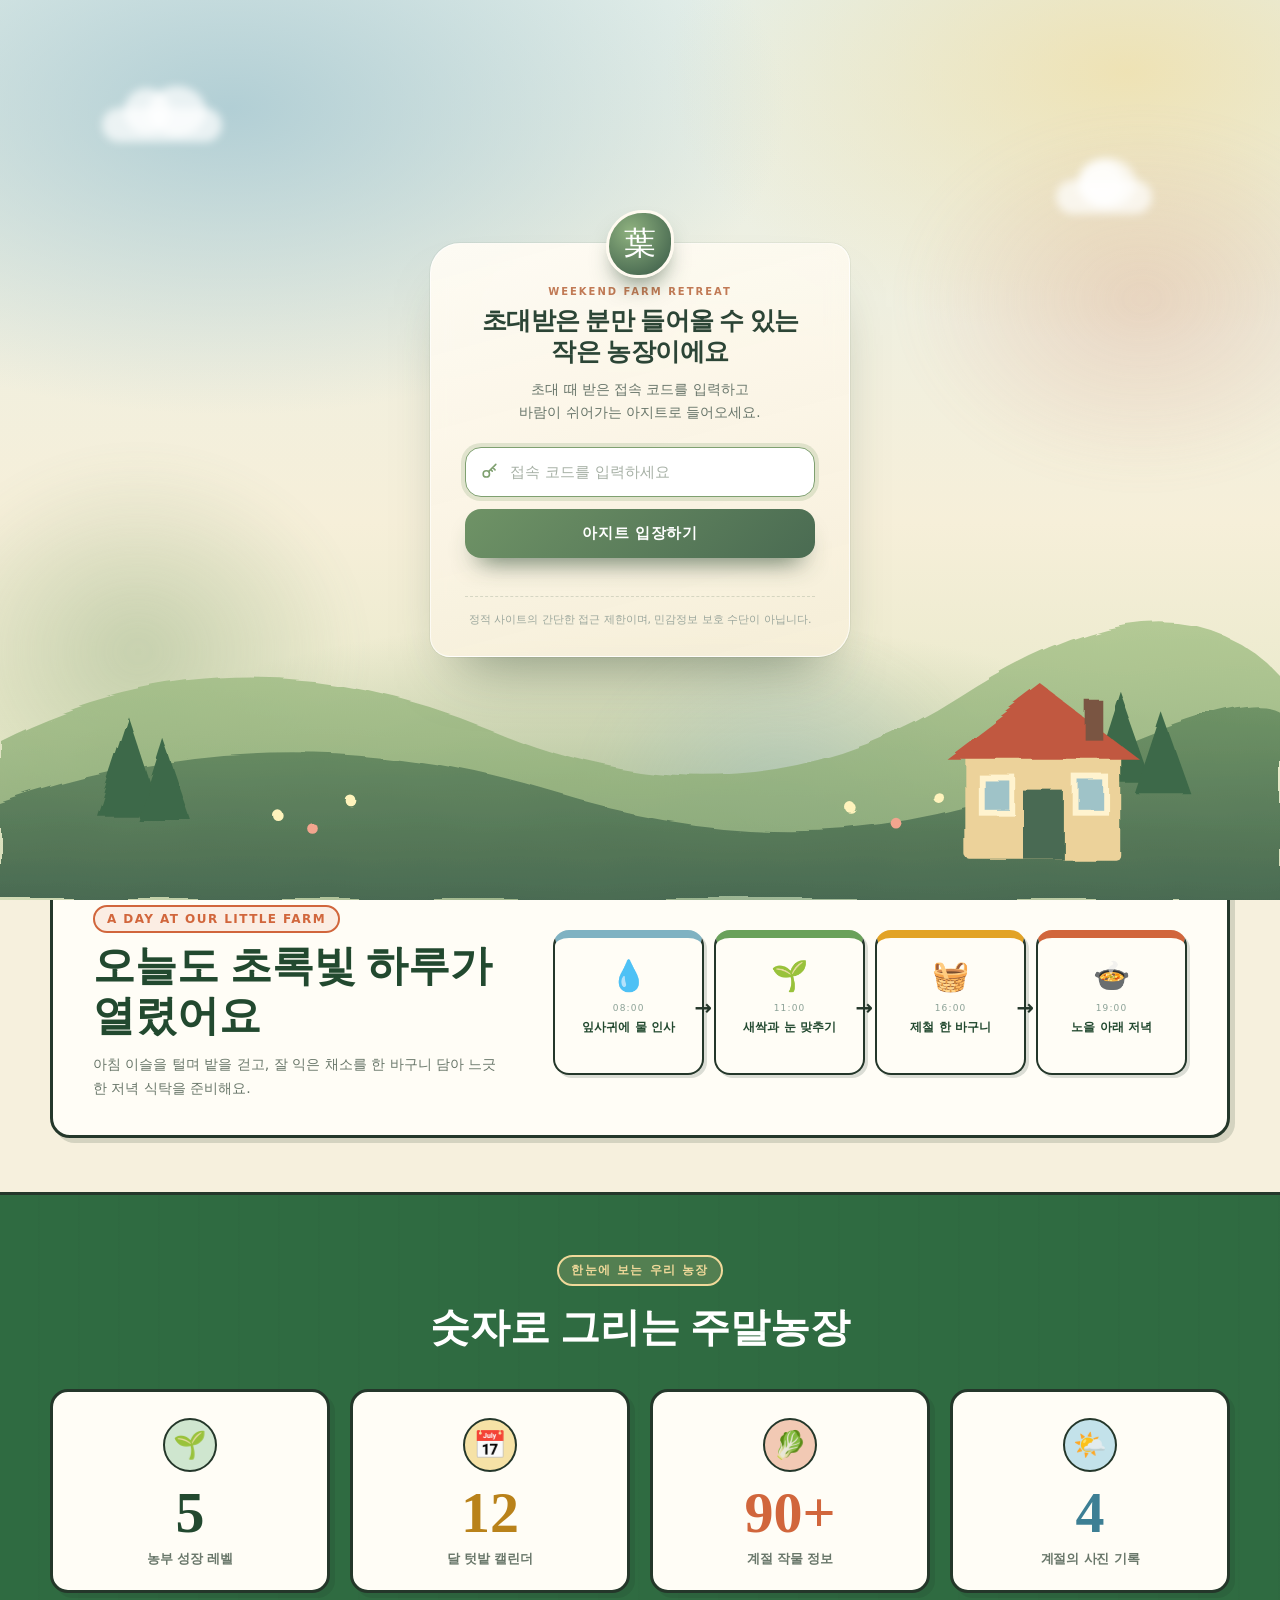
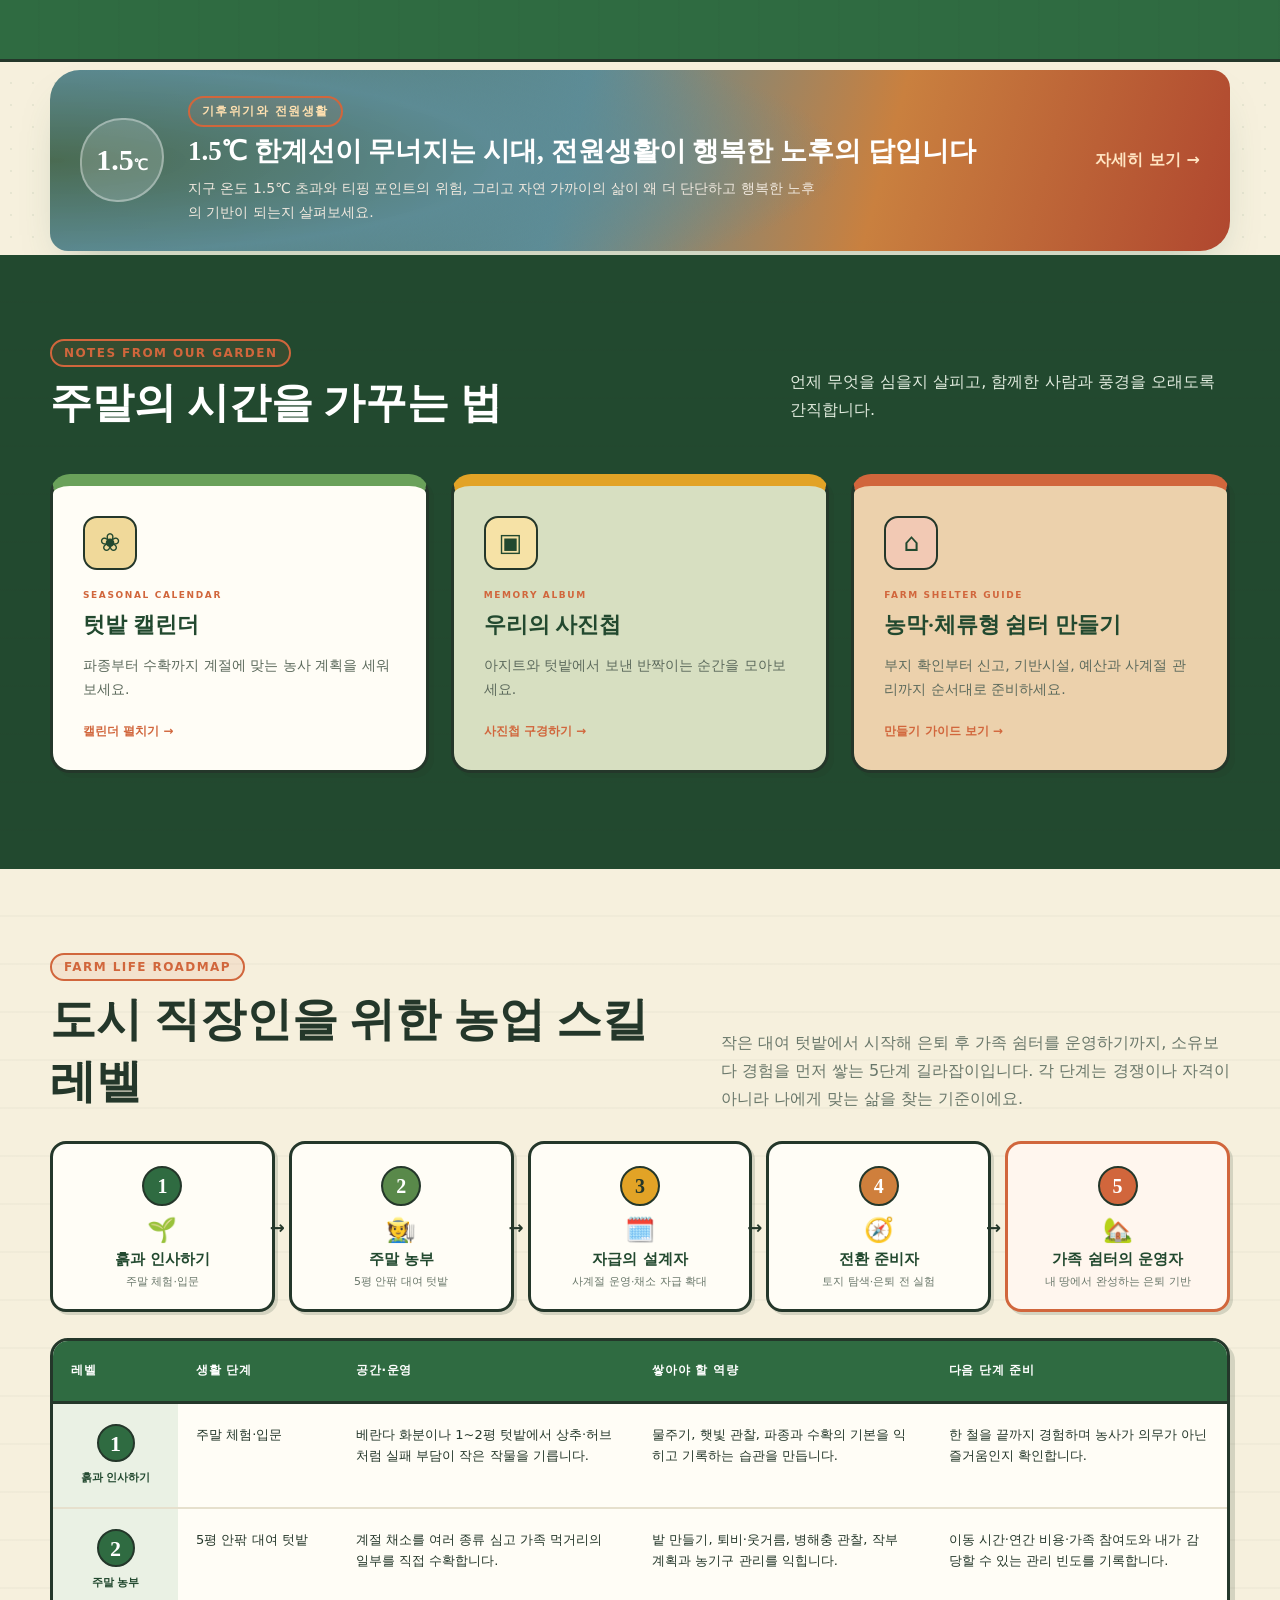
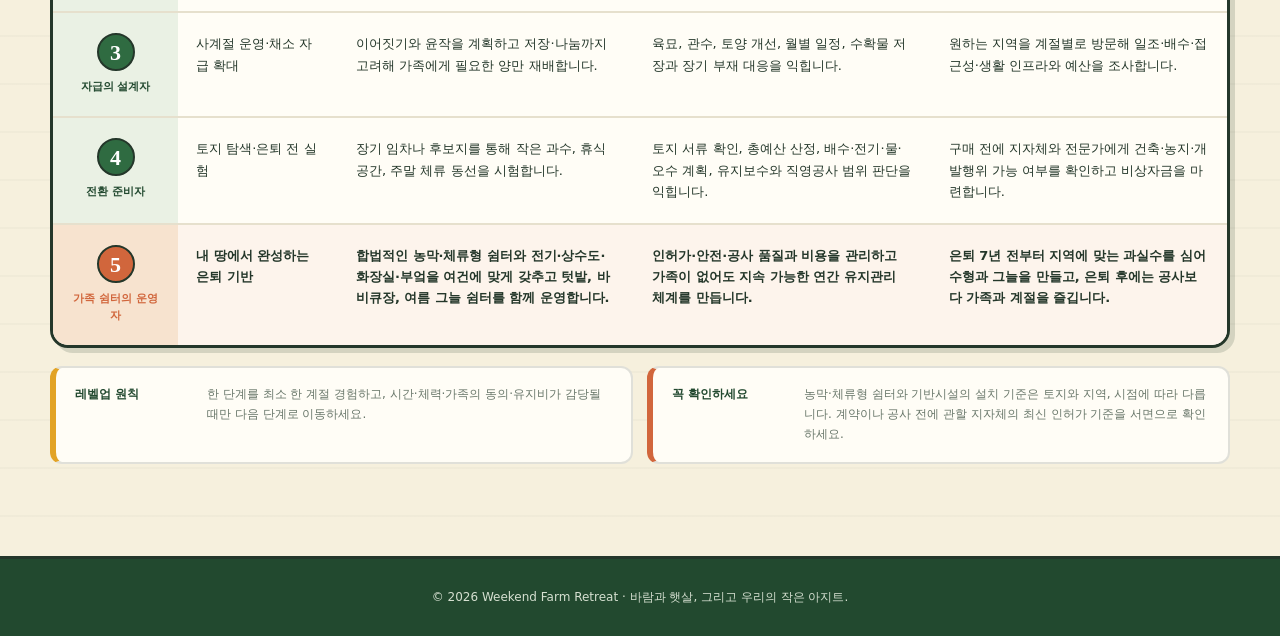
<file: docs/index.html>
<!doctype html>
<html lang="ko">
<head>
  <meta charset="utf-8">
  <meta name="viewport" content="width=device-width, initial-scale=1">
  <title>주말농장 아지트</title>
  <meta name="description" content="흙을 만지고 계절을 기록하는 우리만의 주말농장 아지트">
  <link rel="stylesheet" href="styles.css">
  <script src="assets/site.js" defer></script>
</head>
<body>
  <!-- Watercolor SVG filter definitions (수채화풍 텍스처) -->
  <svg class="wc-defs" width="0" height="0" aria-hidden="true" focusable="false">
    <defs>
      <filter id="wc-edge" x="-25%" y="-25%" width="150%" height="150%">
        <feTurbulence type="fractalNoise" baseFrequency="0.011 0.015" numOctaves="3" seed="7" result="noise"/>
        <feDisplacementMap in="SourceGraphic" in2="noise" scale="16" xChannelSelector="R" yChannelSelector="G"/>
      </filter>
      <filter id="wc-edge-soft" x="-20%" y="-20%" width="140%" height="140%">
        <feTurbulence type="fractalNoise" baseFrequency="0.016 0.02" numOctaves="2" seed="4" result="noise"/>
        <feDisplacementMap in="SourceGraphic" in2="noise" scale="8" xChannelSelector="R" yChannelSelector="G"/>
      </filter>
      <filter id="wc-scene" x="-8%" y="-8%" width="116%" height="116%">
        <feTurbulence type="fractalNoise" baseFrequency="0.014 0.018" numOctaves="2" seed="11" result="noise"/>
        <feDisplacementMap in="SourceGraphic" in2="noise" scale="6" xChannelSelector="R" yChannelSelector="G"/>
      </filter>
    </defs>
  </svg>

  <header class="site-header">
    <nav class="nav shell" aria-label="주요 메뉴">
      <a class="brand" href="index.html" aria-label="주말농장 아지트 홈">
        <span class="brand-mark" aria-hidden="true">♧</span>
        <span>주말농장 아지트<small>WEEKEND FARM RETREAT</small></span>
      </a>
      <div class="links">
        <a class="active" href="index.html" data-i18n="home">홈</a>
        <a href="dashboard.html" data-i18n="dashboard">대시보드</a><a href="calendar.html" data-i18n="calendar">농장 캘린더</a>
        <a href="gallery.html" data-i18n="gallery">사진첩</a><a href="agri-stocks.html" data-i18n="agriStocks">농산물 주식</a><a href="smart-farm.html" data-i18n="smartFarm">스마트 팜</a><a href="edu-center.html" data-i18n="eduCenter">교육센터 창업</a><a href="farm-shelter.html" data-i18n="farmShelter">농막·체류형 쉼터</a><a href="certifications.html" data-i18n="certifications">자격증</a>
        <a class="nav-cta" href="gallery.html" data-i18n="record">기록 남기기</a><div class="language-toggle" aria-label="언어 선택"><button type="button" data-lang="ko">한글</button><button type="button" data-lang="en">EN</button></div>
      </div>
    </nav>
  </header>

  <main>
    <section class="storybook-hero">
      <div class="cloud cloud-one" aria-hidden="true"></div>
      <div class="cloud cloud-two" aria-hidden="true"></div>
      <div class="breeze-leaves" aria-hidden="true"><i>◆</i><i>◆</i><i>◆</i><i>◆</i></div>
      <div class="hero shell">
        <div class="hero-copy-wrap">
          <span class="eyebrow">A tiny farm, a slower weekend</span>
          <h1 data-i18n="heroTitle">바람이 쉬어가는<br><em>우리들의 작은 농장</em></h1>
          <p class="hero-copy" data-i18n="heroCopy">화성시 우정읍, 서해 바람을 따라 초록빛 오솔길로 오세요. 씨앗을 심고, 모닥불에 둘러앉고, 계절이 건네는 이야기를 차곡차곡 기록합니다.</p>
          <div class="actions">
            <a class="btn btn-primary" href="calendar.html" data-i18n="plan">오늘은 무엇을 심을까? <span>→</span></a>
            <a class="btn btn-secondary" href="gallery.html" data-i18n="memories">추억 구경하기</a>
          </div>
          <p class="hero-note" data-i18n="heroNote"><span>✦</span> 우정읍의 계절을 따라 모든 것이 조금 천천히 자라요.</p>
          <div class="hero-stamps" aria-label="농장의 특징">
            <span data-i18n="heroStampOne">🌿 바닷바람 텃밭</span>
            <span data-i18n="heroStampTwo">☀️ 햇살 가득 주말</span>
            <span data-i18n="heroStampThree">🧺 함께하는 수확</span>
          </div>
        </div>

        <div class="hero-visual" aria-label="언덕 위 주말농장 풍경 일러스트">
          <svg class="farm-scene" viewBox="0 0 680 600" role="img" aria-labelledby="scene-title scene-desc">
            <title id="scene-title">언덕 위의 작은 주말농장</title>
            <desc id="scene-desc">푸른 언덕과 숲 사이에 빨간 지붕 오두막과 가지런한 텃밭이 있는 평화로운 풍경</desc>
            <defs>
              <linearGradient id="sky" x1="0" y1="0" x2="0" y2="1"><stop stop-color="#a8d8df"/><stop offset="1" stop-color="#e8ddae"/></linearGradient>
              <linearGradient id="hill" x1="0" y1="0" x2="1" y2="1"><stop stop-color="#8baa68"/><stop offset="1" stop-color="#557b50"/></linearGradient>
              <filter id="soft"><feGaussianBlur stdDeviation="2"/></filter>
            </defs>
            <rect width="680" height="600" rx="300" fill="url(#sky)"/>
            <circle cx="535" cy="105" r="48" fill="#f6d982" opacity=".88"/>
            <g fill="#f8f0d0" opacity=".75" filter="url(#soft)"><ellipse cx="155" cy="125" rx="73" ry="22"/><ellipse cx="110" cy="138" rx="42" ry="18"/><ellipse cx="200" cy="139" rx="46" ry="17"/></g>
            <path d="M0 325 Q110 235 222 325T450 305T680 290V600H0Z" fill="#9db77a"/>
            <path d="M0 405 Q115 300 255 385T500 365T680 350V600H0Z" fill="url(#hill)"/>
            <g fill="#3d6948"><path d="M40 370l34-102 34 102z"/><path d="M78 375l28-85 30 85z"/><path d="M565 350l31-100 35 100z"/><path d="M610 365l29-90 31 90z"/></g>
            <path d="M395 600 Q350 505 413 423 Q446 385 483 370" fill="none" stroke="#d5bd83" stroke-width="48" opacity=".9"/>
            <g transform="translate(260 270)"><rect x="0" y="68" width="175" height="125" rx="5" fill="#e5c78e"/><path d="M-22 78L88 0l111 78z" fill="#b34f3c"/><path d="M-6 69L88 12l93 57" fill="none" stroke="#7f382f" stroke-width="7"/><rect x="67" y="117" width="45" height="76" rx="22 22 0 0" fill="#496552"/><rect x="18" y="104" width="35" height="40" fill="#8db8bd" stroke="#fff0c8" stroke-width="6"/><rect x="126" y="104" width="35" height="40" fill="#8db8bd" stroke="#fff0c8" stroke-width="6"/><rect x="135" y="17" width="20" height="46" fill="#6f4d3b"/><path d="M143 10q-20-28 10-38q22 17 2 38" fill="#f2ead1" opacity=".7"/></g>
            <g stroke-linecap="round"><path d="M70 475q110-55 220 0" fill="none" stroke="#5c4934" stroke-width="50"/><path d="M72 470q110-54 215 0" fill="none" stroke="#a77548" stroke-width="12"/><path d="M84 455l12-25m20 17l8-27m26 17l9-28m28 22l7-27m28 23l5-25m28 28l3-22" stroke="#6b914a" stroke-width="7"/></g>
            <g fill="#fff3bc"><circle cx="91" cy="425" r="5"/><circle cx="155" cy="408" r="5"/><circle cx="221" cy="402" r="5"/></g>
            <g aria-hidden="true"><path d="M476 453v72M445 486h66" stroke="#fff4cc" stroke-width="7" stroke-linecap="round"/><path d="M446 467q28-18 59 0M447 500q28-18 58 0" fill="none" stroke="#d49b61" stroke-width="8" stroke-linecap="round"/><g fill="#fff4a8"><circle cx="528" cy="446" r="6"/><circle cx="552" cy="468" r="5"/><circle cx="501" cy="535" r="5"/></g><g fill="#f28a70"><circle cx="540" cy="432" r="5"/><circle cx="567" cy="458" r="6"/><circle cx="525" cy="546" r="6"/></g></g>
            <g fill="#263f34"><path d="M510 215q17-13 34 0-18-5-17 10-3-13-17-10z"/><path d="M465 170q12-9 24 0-12-3-12 8-2-9-12-8z"/></g>
          </svg>
          <div class="floating-card weather-card"><span>☀</span><div><small data-i18n="ourFarm">우리 농장</small><strong data-i18n="location">화성시 우정읍</strong></div></div>
        </div>
      </div>
      <div class="grass-edge" aria-hidden="true"></div>
    </section>

    <section class="season-postcard" aria-labelledby="seasonTitle">
      <div class="shell season-postcard-inner">
        <div class="season-intro">
          <span class="eyebrow">A day at our little farm</span>
          <h2 id="seasonTitle" data-i18n="seasonTitle">오늘도 초록빛 하루가 열렸어요</h2>
          <p data-i18n="seasonCopy">아침 이슬을 털며 밭을 걷고, 잘 익은 채소를 한 바구니 담아 느긋한 저녁 식탁을 준비해요.</p>
        </div>
        <ol class="day-steps">
          <li><span class="step-icon">💧</span><small>08:00</small><strong data-i18n="morningStep">잎사귀에 물 인사</strong></li>
          <li><span class="step-icon">🌱</span><small>11:00</small><strong data-i18n="noonStep">새싹과 눈 맞추기</strong></li>
          <li><span class="step-icon">🧺</span><small>16:00</small><strong data-i18n="afternoonStep">제철 한 바구니</strong></li>
          <li><span class="step-icon">🍲</span><small>19:00</small><strong data-i18n="eveningStep">노을 아래 저녁</strong></li>
        </ol>
      </div>
    </section>

    <section class="stat-band" aria-labelledby="statBandTitle">
      <div class="shell">
        <div class="stat-band-head">
          <span class="eyebrow" data-i18n="statBandEyebrow">한눈에 보는 우리 농장</span>
          <h2 id="statBandTitle" data-i18n="statBandTitle">숫자로 그리는 주말농장</h2>
        </div>
        <div class="stat-grid">
          <div class="stat stat-green">
            <span class="stat-ico" aria-hidden="true">🌱</span>
            <b class="stat-num">5</b>
            <small data-i18n="stat1Label">농부 성장 레벨</small>
          </div>
          <div class="stat stat-gold">
            <span class="stat-ico" aria-hidden="true">📅</span>
            <b class="stat-num">12</b>
            <small data-i18n="stat2Label">달 텃밭 캘린더</small>
          </div>
          <div class="stat stat-clay">
            <span class="stat-ico" aria-hidden="true">🥬</span>
            <b class="stat-num">90<i>+</i></b>
            <small data-i18n="stat3Label">계절 작물 정보</small>
          </div>
          <div class="stat stat-sky">
            <span class="stat-ico" aria-hidden="true">🌤️</span>
            <b class="stat-num">4</b>
            <small data-i18n="stat4Label">계절의 사진 기록</small>
          </div>
        </div>
      </div>
    </section>

    <section class="climate-cta" aria-labelledby="climateCtaTitle">
      <a class="shell climate-cta-inner" href="climate.html">
        <div class="climate-cta-badge" aria-hidden="true"><strong>1.5<span>℃</span></strong></div>
        <div class="climate-cta-body">
          <span class="eyebrow" data-i18n="climateCtaEyebrow">기후위기와 전원생활</span>
          <h2 id="climateCtaTitle" data-i18n="climateCtaTitle">1.5℃ 한계선이 무너지는 시대, 전원생활이 행복한 노후의 답입니다</h2>
          <p data-i18n="climateCtaCopy">지구 온도 1.5℃ 초과와 티핑 포인트의 위험, 그리고 자연 가까이의 삶이 왜 더 단단하고 행복한 노후의 기반이 되는지 살펴보세요.</p>
        </div>
        <span class="climate-cta-arrow" aria-hidden="true" data-i18n="climateCtaLink">자세히 보기 →</span>
      </a>
    </section>

    <section class="features">
      <div class="shell">
        <div class="section-head">
          <div><span class="eyebrow">Notes from our garden</span><h2 data-i18n="notesTitle">주말의 시간을 가꾸는 법</h2></div>
          <p data-i18n="notesCopy">언제 무엇을 심을지 살피고, 함께한 사람과 풍경을 오래도록 간직합니다.</p>
        </div>
        <div class="feature-grid">
          <a class="feature feature-calendar" href="calendar.html"><span class="feature-icon">❀</span><small>SEASONAL CALENDAR</small><h3 data-i18n="calendarCard">텃밭 캘린더</h3><p data-i18n="calendarDesc">파종부터 수확까지 계절에 맞는 농사 계획을 세워보세요.</p><b data-i18n="calendarLink">캘린더 펼치기 →</b></a>
          <a class="feature feature-album" href="gallery.html"><span class="feature-icon">▣</span><small>MEMORY ALBUM</small><h3 data-i18n="albumCard">우리의 사진첩</h3><p data-i18n="albumDesc">아지트와 텃밭에서 보낸 반짝이는 순간을 모아보세요.</p><b data-i18n="albumLink">사진첩 구경하기 →</b></a>
          <a class="feature feature-shelter" href="farm-shelter.html"><span class="feature-icon">⌂</span><small>FARM SHELTER GUIDE</small><h3 data-i18n="shelterCard">농막·체류형 쉼터 만들기</h3><p data-i18n="shelterDesc">부지 확인부터 신고, 기반시설, 예산과 사계절 관리까지 순서대로 준비하세요.</p><b data-i18n="shelterLink">만들기 가이드 보기 →</b></a>
        </div>
      </div>
    </section>

    <section class="skill-levels" aria-labelledby="skillLevelsTitle">
      <div class="shell">
        <div class="skill-levels-heading">
          <div><span class="eyebrow">Farm life roadmap</span><h2 id="skillLevelsTitle" data-i18n="skillLevelsTitle">도시 직장인을 위한 농업 스킬 레벨</h2></div>
          <p data-i18n="skillLevelsIntro">작은 대여 텃밭에서 시작해 은퇴 후 가족 쉼터를 운영하기까지, 소유보다 경험을 먼저 쌓는 5단계 길라잡이입니다. 각 단계는 경쟁이나 자격이 아니라 나에게 맞는 삶을 찾는 기준이에요.</p>
        </div>
        <ol class="level-track" aria-label="농부 성장 5단계 로드맵">
          <li class="level-step step-1">
            <span class="step-num">1</span>
            <span class="step-ico" aria-hidden="true">🌱</span>
            <b data-i18n="skillLevel1Name">흙과 인사하기</b>
            <small data-i18n="skillLevel1Stage">주말 체험·입문</small>
          </li>
          <li class="level-step step-2">
            <span class="step-num">2</span>
            <span class="step-ico" aria-hidden="true">🧑‍🌾</span>
            <b data-i18n="skillLevel2Name">주말 농부</b>
            <small data-i18n="skillLevel2Stage">5평 안팎 대여 텃밭</small>
          </li>
          <li class="level-step step-3">
            <span class="step-num">3</span>
            <span class="step-ico" aria-hidden="true">🗓️</span>
            <b data-i18n="skillLevel3Name">자급의 설계자</b>
            <small data-i18n="skillLevel3Stage">사계절 운영·채소 자급 확대</small>
          </li>
          <li class="level-step step-4">
            <span class="step-num">4</span>
            <span class="step-ico" aria-hidden="true">🧭</span>
            <b data-i18n="skillLevel4Name">전환 준비자</b>
            <small data-i18n="skillLevel4Stage">토지 탐색·은퇴 전 실험</small>
          </li>
          <li class="level-step step-5">
            <span class="step-num">5</span>
            <span class="step-ico" aria-hidden="true">🏡</span>
            <b data-i18n="skillLevel5Name">가족 쉼터의 운영자</b>
            <small data-i18n="skillLevel5Stage">내 땅에서 완성하는 은퇴 기반</small>
          </li>
        </ol>
        <div class="skill-table-wrap">
          <table class="skill-table">
            <caption data-i18n="skillLevelsCaption">농업 생활의 규모, 역량, 준비 목표를 레벨별로 비교합니다.</caption>
            <thead><tr><th scope="col" data-i18n="skillLevelColumn">레벨</th><th scope="col" data-i18n="skillStageColumn">생활 단계</th><th scope="col" data-i18n="skillSpaceColumn">공간·운영</th><th scope="col" data-i18n="skillAbilityColumn">쌓아야 할 역량</th><th scope="col" data-i18n="skillGoalColumn">다음 단계 준비</th></tr></thead>
            <tbody>
              <tr><th scope="row"><span class="level-number">1</span><small data-i18n="skillLevel1Name">흙과 인사하기</small></th><td data-label="생활 단계" data-i18n="skillLevel1Stage">주말 체험·입문</td><td data-label="공간·운영" data-i18n="skillLevel1Space">베란다 화분이나 1~2평 텃밭에서 상추·허브처럼 실패 부담이 작은 작물을 기릅니다.</td><td data-label="쌓아야 할 역량" data-i18n="skillLevel1Ability">물주기, 햇빛 관찰, 파종과 수확의 기본을 익히고 기록하는 습관을 만듭니다.</td><td data-label="다음 단계 준비" data-i18n="skillLevel1Goal">한 철을 끝까지 경험하며 농사가 의무가 아닌 즐거움인지 확인합니다.</td></tr>
              <tr><th scope="row"><span class="level-number">2</span><small data-i18n="skillLevel2Name">주말 농부</small></th><td data-label="생활 단계" data-i18n="skillLevel2Stage">5평 안팎 대여 텃밭</td><td data-label="공간·운영" data-i18n="skillLevel2Space">계절 채소를 여러 종류 심고 가족 먹거리의 일부를 직접 수확합니다.</td><td data-label="쌓아야 할 역량" data-i18n="skillLevel2Ability">밭 만들기, 퇴비·웃거름, 병해충 관찰, 작부 계획과 농기구 관리를 익힙니다.</td><td data-label="다음 단계 준비" data-i18n="skillLevel2Goal">이동 시간·연간 비용·가족 참여도와 내가 감당할 수 있는 관리 빈도를 기록합니다.</td></tr>
              <tr><th scope="row"><span class="level-number">3</span><small data-i18n="skillLevel3Name">자급의 설계자</small></th><td data-label="생활 단계" data-i18n="skillLevel3Stage">사계절 운영·채소 자급 확대</td><td data-label="공간·운영" data-i18n="skillLevel3Space">이어짓기와 윤작을 계획하고 저장·나눔까지 고려해 가족에게 필요한 양만 재배합니다.</td><td data-label="쌓아야 할 역량" data-i18n="skillLevel3Ability">육묘, 관수, 토양 개선, 월별 일정, 수확물 저장과 장기 부재 대응을 익힙니다.</td><td data-label="다음 단계 준비" data-i18n="skillLevel3Goal">원하는 지역을 계절별로 방문해 일조·배수·접근성·생활 인프라와 예산을 조사합니다.</td></tr>
              <tr><th scope="row"><span class="level-number">4</span><small data-i18n="skillLevel4Name">전환 준비자</small></th><td data-label="생활 단계" data-i18n="skillLevel4Stage">토지 탐색·은퇴 전 실험</td><td data-label="공간·운영" data-i18n="skillLevel4Space">장기 임차나 후보지를 통해 작은 과수, 휴식 공간, 주말 체류 동선을 시험합니다.</td><td data-label="쌓아야 할 역량" data-i18n="skillLevel4Ability">토지 서류 확인, 총예산 산정, 배수·전기·물·오수 계획, 유지보수와 직영공사 범위 판단을 익힙니다.</td><td data-label="다음 단계 준비" data-i18n="skillLevel4Goal">구매 전에 지자체와 전문가에게 건축·농지·개발행위 가능 여부를 확인하고 비상자금을 마련합니다.</td></tr>
              <tr class="level-five"><th scope="row"><span class="level-number">5</span><small data-i18n="skillLevel5Name">가족 쉼터의 운영자</small></th><td data-label="생활 단계" data-i18n="skillLevel5Stage">내 땅에서 완성하는 은퇴 기반</td><td data-label="공간·운영" data-i18n="skillLevel5Space">합법적인 농막·체류형 쉼터와 전기·상수도·화장실·부엌을 여건에 맞게 갖추고 텃밭, 바비큐장, 여름 그늘 쉼터를 함께 운영합니다.</td><td data-label="쌓아야 할 역량" data-i18n="skillLevel5Ability">인허가·안전·공사 품질과 비용을 관리하고 가족이 없어도 지속 가능한 연간 유지관리 체계를 만듭니다.</td><td data-label="다음 단계 준비" data-i18n="skillLevel5Goal">은퇴 7년 전부터 지역에 맞는 과실수를 심어 수형과 그늘을 만들고, 은퇴 후에는 공사보다 가족과 계절을 즐깁니다.</td></tr>
            </tbody>
          </table>
        </div>
        <div class="skill-levels-notes"><p><strong data-i18n="skillPrincipleTitle">레벨업 원칙</strong><span data-i18n="skillPrincipleCopy">한 단계를 최소 한 계절 경험하고, 시간·체력·가족의 동의·유지비가 감당될 때만 다음 단계로 이동하세요.</span></p><p><strong data-i18n="skillLegalTitle">꼭 확인하세요</strong><span data-i18n="skillLegalCopy">농막·체류형 쉼터와 기반시설의 설치 기준은 토지와 지역, 시점에 따라 다릅니다. 계약이나 공사 전에 관할 지자체의 최신 인허가 기준을 서면으로 확인하세요.</span></p></div>
      </div>
    </section>
  </main>

  <footer><div class="shell">© 2026 Weekend Farm Retreat · 바람과 햇살, 그리고 우리의 작은 아지트.</div></footer>
<script src="i18n.js"></script>
</body>
</html>
</file>
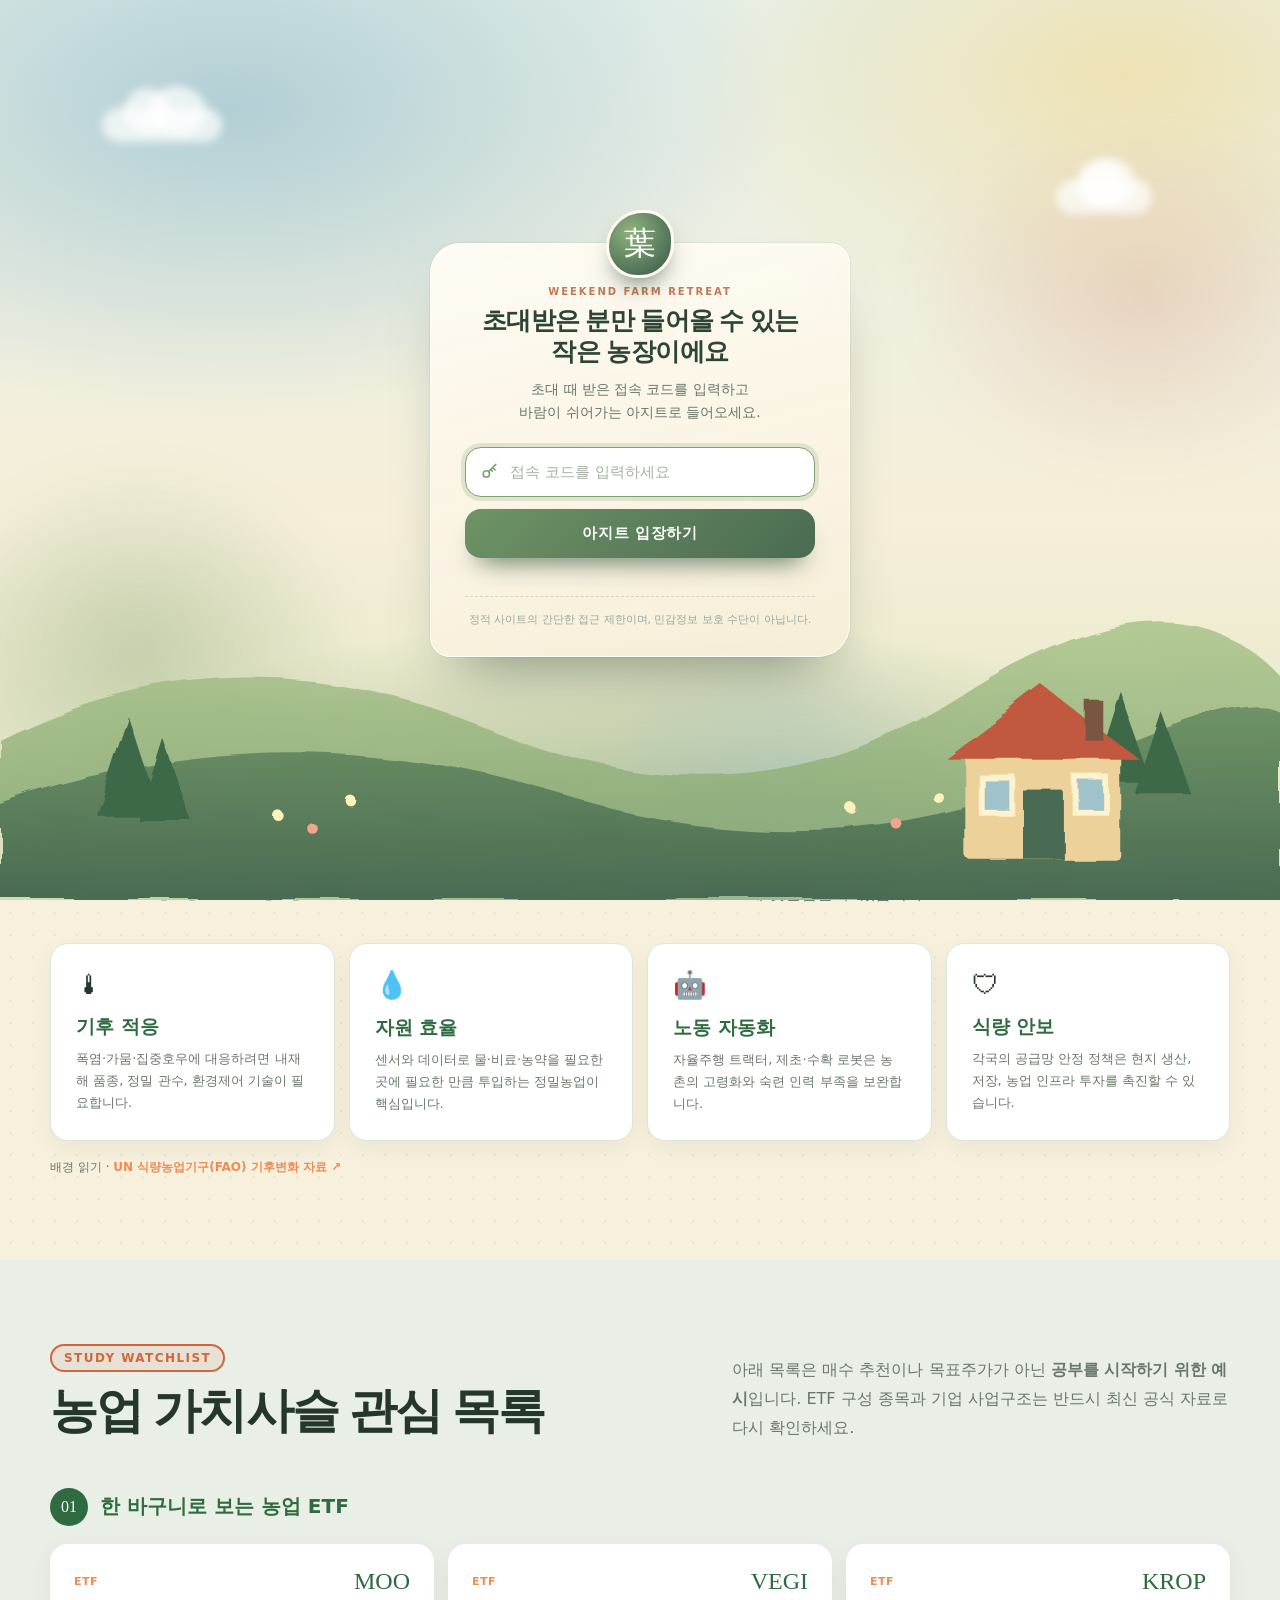
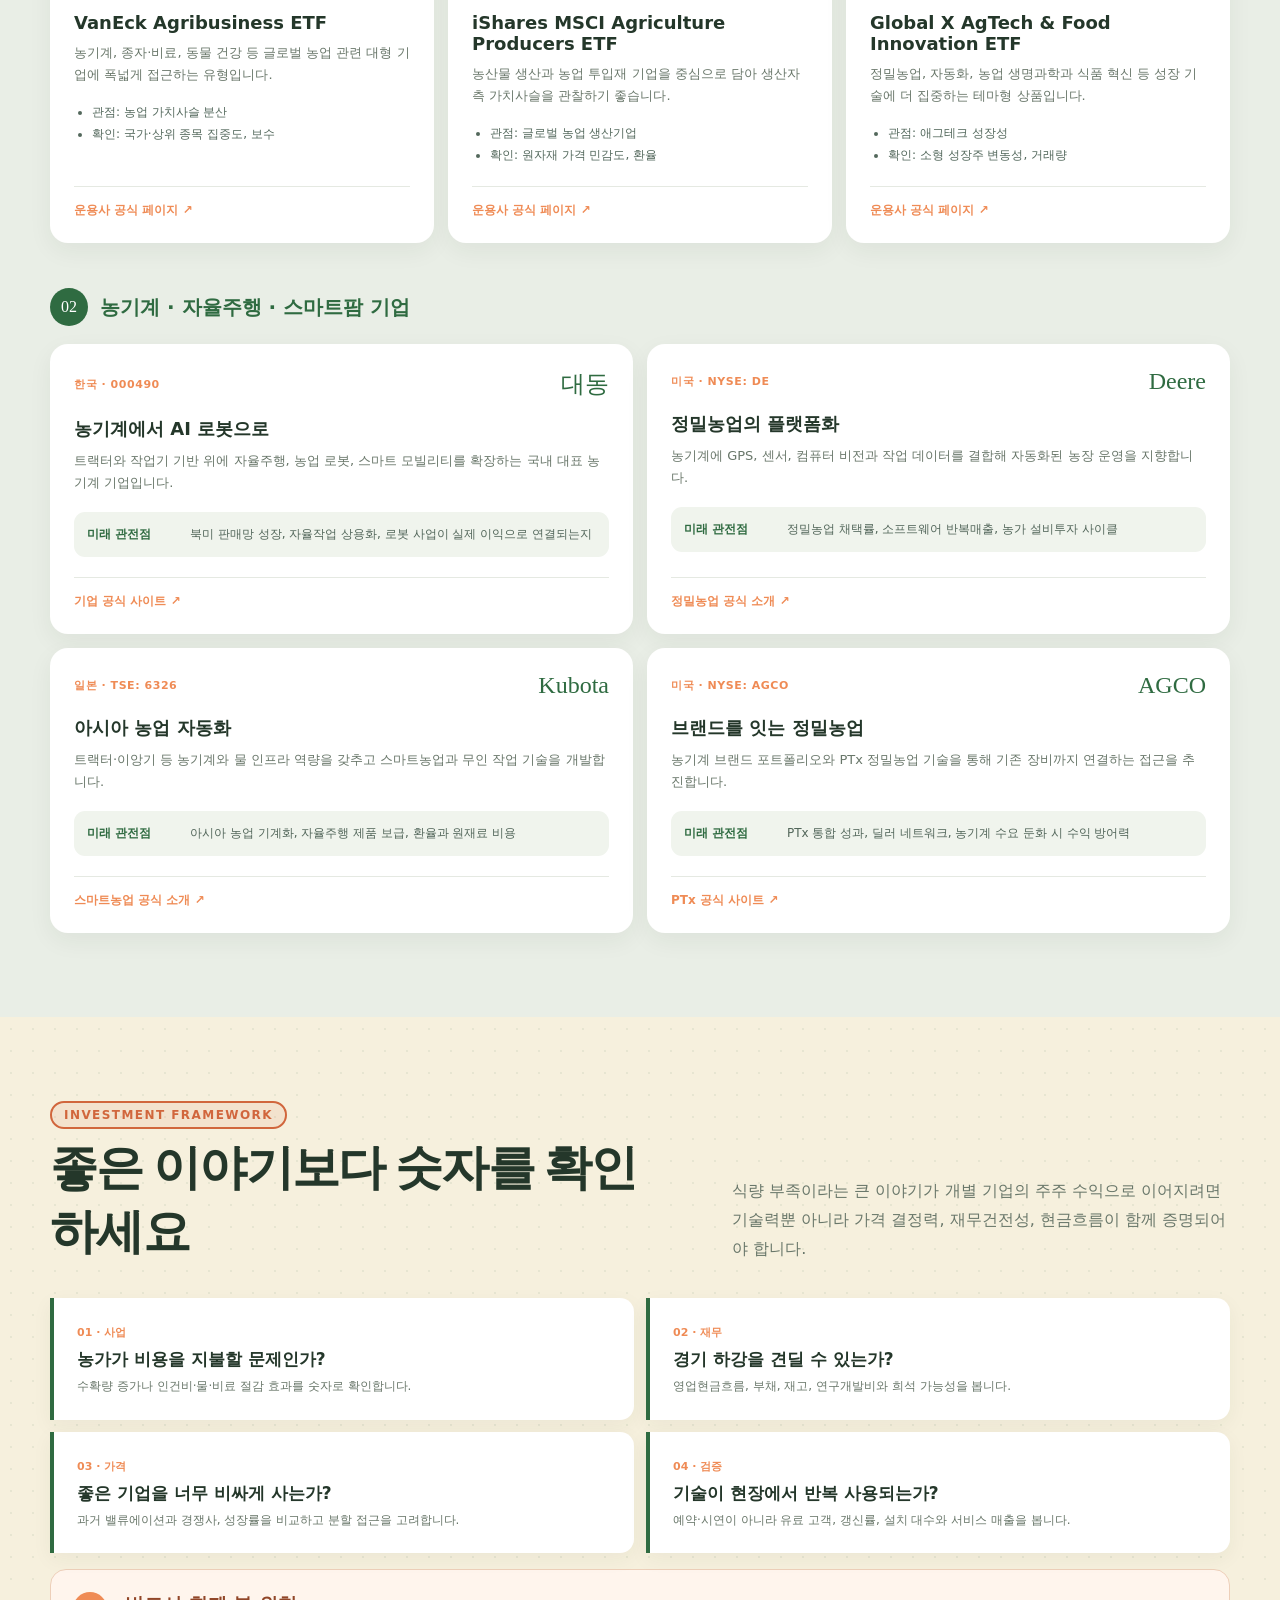
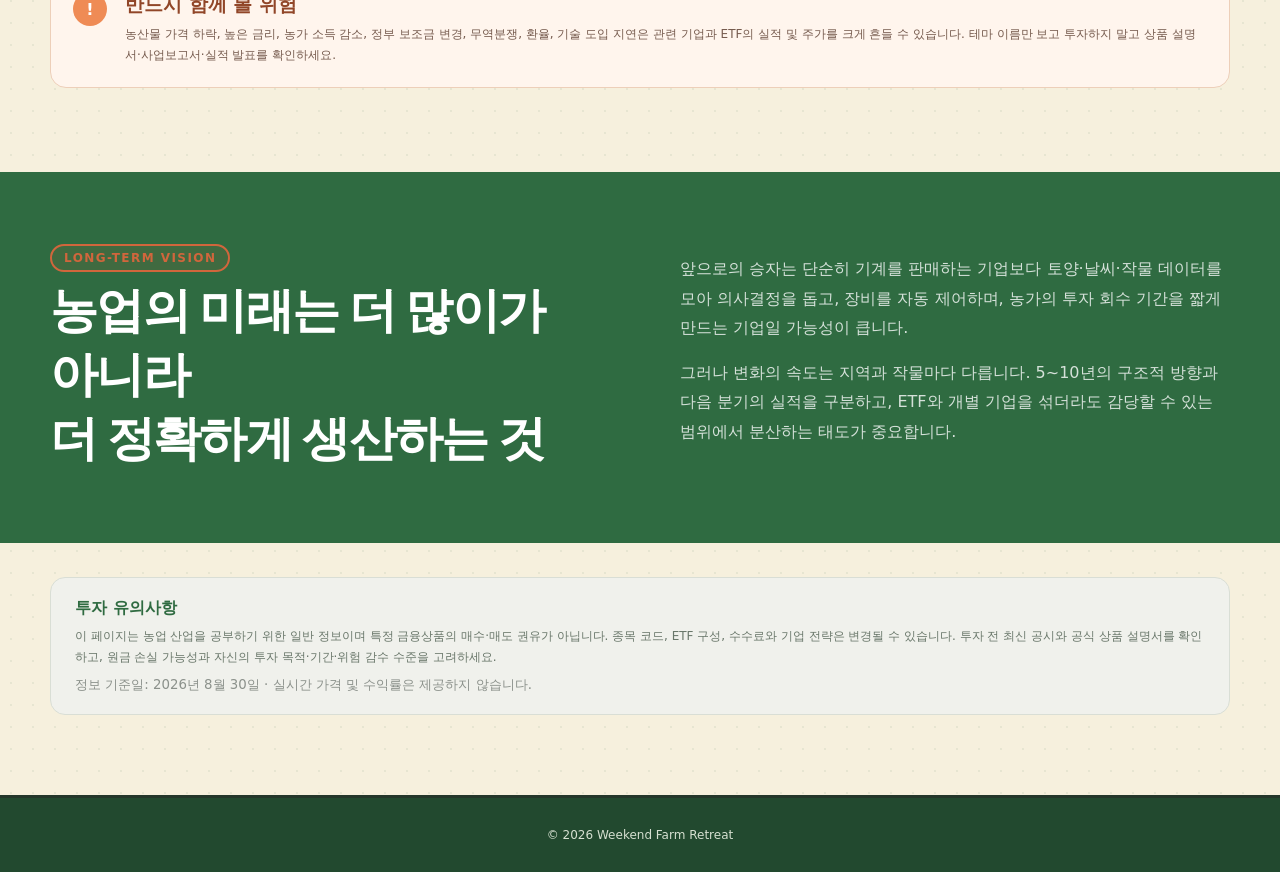
<file: docs/agri-stocks.html>
<!doctype html>
<html lang="ko">
<head>
  <meta charset="utf-8">
  <meta name="viewport" content="width=device-width, initial-scale=1">
  <title>농산물 주식 | 주말농장 아지트</title>
  <meta name="description" content="기후위기와 식량안보 시대의 농업 ETF, 농기계, AI 스마트팜 기업을 공부하는 장기 투자 안내서">
  <link rel="stylesheet" href="styles.css">
  <script src="assets/site.js" defer></script>
</head>
<body>
  <header class="site-header">
    <nav class="nav shell" aria-label="주요 메뉴">
      <a class="brand" href="index.html"><i class="brand-mark">葉</i><span>주말농장 아지트<small>WEEKEND FARM RETREAT</small></span></a>
      <div class="links">
        <a href="index.html" data-i18n="home">홈</a>
        <a href="dashboard.html" data-i18n="dashboard">대시보드</a>
        <a href="calendar.html" data-i18n="calendar">농장 캘린더</a>
        <a href="gallery.html" data-i18n="gallery">사진첩</a>
        <a class="active" href="agri-stocks.html" data-i18n="agriStocks">농산물 주식</a>
        <a href="smart-farm.html" data-i18n="smartFarm">스마트 팜</a><a href="edu-center.html" data-i18n="eduCenter">교육센터 창업</a><a href="farm-shelter.html" data-i18n="farmShelter">농막·체류형 쉼터</a><a href="certifications.html" data-i18n="certifications">자격증</a><a href="climate.html" data-i18n="climate">기후위기</a>
        <div class="language-toggle" aria-label="언어 선택"><button type="button" data-lang="ko">한글</button><button type="button" data-lang="en">EN</button></div>
      </div>
    </nav>
  </header>

  <main class="agri-stocks-main">
    <section class="agri-hero">
      <div class="shell agri-hero-grid">
        <div>
          <span class="eyebrow">FOOD · CLIMATE · TECHNOLOGY</span>
          <h1>다가오는 식량의 미래를<br><em>기업과 기술로 읽다</em></h1>
          <p>기후변화, 물 부족, 농촌 고령화는 농업의 생산성을 더 중요하게 만듭니다. 농산물 ETF부터 자율주행 농기계와 AI 스마트팜까지, 농업 가치사슬을 장기 관점에서 공부해 보세요.</p>
          <div class="agri-hero-actions"><a class="btn btn-primary" href="#watchlist">관심 종목 살펴보기</a><a class="btn btn-secondary" href="#framework">투자 점검표 보기</a></div>
        </div>
        <aside class="agri-thesis" aria-label="농업 투자 핵심 관점">
          <span>2050 INVESTMENT MAP</span>
          <strong>씨앗에서 데이터까지</strong>
          <ol><li><b>01</b> 생산량을 지키는 기술</li><li><b>02</b> 물·비료·에너지를 아끼는 자동화</li><li><b>03</b> 노동력 부족을 메우는 로봇</li></ol>
        </aside>
      </div>
    </section>

    <section class="shell agri-section" aria-labelledby="whyAgri">
      <div class="agri-section-head"><div><span class="eyebrow">WHY AGRICULTURE</span><h2 id="whyAgri">왜 지금 농업 기술인가</h2></div><p>위기는 곧바로 수익을 보장하지 않습니다. 다만 제한된 토지와 자원으로 더 안정적으로 생산해야 한다는 구조적 과제는 관련 기술의 수요를 오래 뒷받침할 수 있습니다.</p></div>
      <div class="agri-driver-grid">
        <article><span>🌡</span><h3>기후 적응</h3><p>폭염·가뭄·집중호우에 대응하려면 내재해 품종, 정밀 관수, 환경제어 기술이 필요합니다.</p></article>
        <article><span>💧</span><h3>자원 효율</h3><p>센서와 데이터로 물·비료·농약을 필요한 곳에 필요한 만큼 투입하는 정밀농업이 핵심입니다.</p></article>
        <article><span>🤖</span><h3>노동 자동화</h3><p>자율주행 트랙터, 제초·수확 로봇은 농촌의 고령화와 숙련 인력 부족을 보완합니다.</p></article>
        <article><span>🛡</span><h3>식량 안보</h3><p>각국의 공급망 안정 정책은 현지 생산, 저장, 농업 인프라 투자를 촉진할 수 있습니다.</p></article>
      </div>
      <p class="agri-source-note">배경 읽기 · <a href="https://www.fao.org/climate-change/en" target="_blank" rel="noopener noreferrer">UN 식량농업기구(FAO) 기후변화 자료 ↗</a></p>
    </section>

    <section id="watchlist" class="agri-watchlist">
      <div class="shell agri-section">
        <div class="agri-section-head"><div><span class="eyebrow">STUDY WATCHLIST</span><h2>농업 가치사슬 관심 목록</h2></div><p>아래 목록은 매수 추천이나 목표주가가 아닌 <b>공부를 시작하기 위한 예시</b>입니다. ETF 구성 종목과 기업 사업구조는 반드시 최신 공식 자료로 다시 확인하세요.</p></div>

        <h3 class="watchlist-label"><span>01</span> 한 바구니로 보는 농업 ETF</h3>
        <div class="investment-grid etf-grid">
          <article class="investment-card">
            <header><span>ETF</span><b>MOO</b></header><h4>VanEck Agribusiness ETF</h4><p>농기계, 종자·비료, 동물 건강 등 글로벌 농업 관련 대형 기업에 폭넓게 접근하는 유형입니다.</p><ul><li>관점: 농업 가치사슬 분산</li><li>확인: 국가·상위 종목 집중도, 보수</li></ul><a href="https://www.vaneck.com/us/en/investments/agribusiness-etf-moo/" target="_blank" rel="noopener noreferrer">운용사 공식 페이지 ↗</a>
          </article>
          <article class="investment-card">
            <header><span>ETF</span><b>VEGI</b></header><h4>iShares MSCI Agriculture Producers ETF</h4><p>농산물 생산과 농업 투입재 기업을 중심으로 담아 생산자 측 가치사슬을 관찰하기 좋습니다.</p><ul><li>관점: 글로벌 농업 생산기업</li><li>확인: 원자재 가격 민감도, 환율</li></ul><a href="https://www.ishares.com/us/products/239762/ishares-msci-global-agriculture-producers-etf" target="_blank" rel="noopener noreferrer">운용사 공식 페이지 ↗</a>
          </article>
          <article class="investment-card">
            <header><span>ETF</span><b>KROP</b></header><h4>Global X AgTech &amp; Food Innovation ETF</h4><p>정밀농업, 자동화, 농업 생명과학과 식품 혁신 등 성장 기술에 더 집중하는 테마형 상품입니다.</p><ul><li>관점: 애그테크 성장성</li><li>확인: 소형 성장주 변동성, 거래량</li></ul><a href="https://www.globalxetfs.com/funds/krop" target="_blank" rel="noopener noreferrer">운용사 공식 페이지 ↗</a>
          </article>
        </div>

        <h3 class="watchlist-label"><span>02</span> 농기계 · 자율주행 · 스마트팜 기업</h3>
        <div class="investment-grid company-grid">
          <article class="investment-card company"><header><span>한국 · 000490</span><b>대동</b></header><h4>농기계에서 AI 로봇으로</h4><p>트랙터와 작업기 기반 위에 자율주행, 농업 로봇, 스마트 모빌리티를 확장하는 국내 대표 농기계 기업입니다.</p><div class="vision"><b>미래 관전점</b><span>북미 판매망 성장, 자율작업 상용화, 로봇 사업이 실제 이익으로 연결되는지</span></div><a href="https://en.daedong.co.kr/" target="_blank" rel="noopener noreferrer">기업 공식 사이트 ↗</a></article>
          <article class="investment-card company"><header><span>미국 · NYSE: DE</span><b>Deere</b></header><h4>정밀농업의 플랫폼화</h4><p>농기계에 GPS, 센서, 컴퓨터 비전과 작업 데이터를 결합해 자동화된 농장 운영을 지향합니다.</p><div class="vision"><b>미래 관전점</b><span>정밀농업 채택률, 소프트웨어 반복매출, 농가 설비투자 사이클</span></div><a href="https://www.deere.com/en/technology-products/precision-ag-technology/" target="_blank" rel="noopener noreferrer">정밀농업 공식 소개 ↗</a></article>
          <article class="investment-card company"><header><span>일본 · TSE: 6326</span><b>Kubota</b></header><h4>아시아 농업 자동화</h4><p>트랙터·이앙기 등 농기계와 물 인프라 역량을 갖추고 스마트농업과 무인 작업 기술을 개발합니다.</p><div class="vision"><b>미래 관전점</b><span>아시아 농업 기계화, 자율주행 제품 보급, 환율과 원재료 비용</span></div><a href="https://www.kubota.com/innovation/smartagri/" target="_blank" rel="noopener noreferrer">스마트농업 공식 소개 ↗</a></article>
          <article class="investment-card company"><header><span>미국 · NYSE: AGCO</span><b>AGCO</b></header><h4>브랜드를 잇는 정밀농업</h4><p>농기계 브랜드 포트폴리오와 PTx 정밀농업 기술을 통해 기존 장비까지 연결하는 접근을 추진합니다.</p><div class="vision"><b>미래 관전점</b><span>PTx 통합 성과, 딜러 네트워크, 농기계 수요 둔화 시 수익 방어력</span></div><a href="https://www.ptxtrimble.com/" target="_blank" rel="noopener noreferrer">PTx 공식 사이트 ↗</a></article>
        </div>
      </div>
    </section>

    <section id="framework" class="shell agri-section">
      <div class="agri-section-head"><div><span class="eyebrow">INVESTMENT FRAMEWORK</span><h2>좋은 이야기보다 숫자를 확인하세요</h2></div><p>식량 부족이라는 큰 이야기가 개별 기업의 주주 수익으로 이어지려면 기술력뿐 아니라 가격 결정력, 재무건전성, 현금흐름이 함께 증명되어야 합니다.</p></div>
      <div class="agri-checklist">
        <article><b>01 · 사업</b><h3>농가가 비용을 지불할 문제인가?</h3><p>수확량 증가나 인건비·물·비료 절감 효과를 숫자로 확인합니다.</p></article>
        <article><b>02 · 재무</b><h3>경기 하강을 견딜 수 있는가?</h3><p>영업현금흐름, 부채, 재고, 연구개발비와 희석 가능성을 봅니다.</p></article>
        <article><b>03 · 가격</b><h3>좋은 기업을 너무 비싸게 사는가?</h3><p>과거 밸류에이션과 경쟁사, 성장률을 비교하고 분할 접근을 고려합니다.</p></article>
        <article><b>04 · 검증</b><h3>기술이 현장에서 반복 사용되는가?</h3><p>예약·시연이 아니라 유료 고객, 갱신률, 설치 대수와 서비스 매출을 봅니다.</p></article>
      </div>
      <div class="risk-panel"><span>!</span><div><h3>반드시 함께 볼 위험</h3><p>농산물 가격 하락, 높은 금리, 농가 소득 감소, 정부 보조금 변경, 무역분쟁, 환율, 기술 도입 지연은 관련 기업과 ETF의 실적 및 주가를 크게 흔들 수 있습니다. 테마 이름만 보고 투자하지 말고 상품 설명서·사업보고서·실적 발표를 확인하세요.</p></div></div>
    </section>

    <section class="agri-outlook">
      <div class="shell agri-outlook-grid"><div><span class="eyebrow">LONG-TERM VISION</span><h2>농업의 미래는 더 많이가 아니라<br>더 정확하게 생산하는 것</h2></div><div><p>앞으로의 승자는 단순히 기계를 판매하는 기업보다 토양·날씨·작물 데이터를 모아 의사결정을 돕고, 장비를 자동 제어하며, 농가의 투자 회수 기간을 짧게 만드는 기업일 가능성이 큽니다.</p><p>그러나 변화의 속도는 지역과 작물마다 다릅니다. 5~10년의 구조적 방향과 다음 분기의 실적을 구분하고, ETF와 개별 기업을 섞더라도 감당할 수 있는 범위에서 분산하는 태도가 중요합니다.</p></div></div>
    </section>

    <aside class="shell investment-disclaimer"><b>투자 유의사항</b><p>이 페이지는 농업 산업을 공부하기 위한 일반 정보이며 특정 금융상품의 매수·매도 권유가 아닙니다. 종목 코드, ETF 구성, 수수료와 기업 전략은 변경될 수 있습니다. 투자 전 최신 공시와 공식 상품 설명서를 확인하고, 원금 손실 가능성과 자신의 투자 목적·기간·위험 감수 수준을 고려하세요.</p><small>정보 기준일: 2026년 8월 30일 · 실시간 가격 및 수익률은 제공하지 않습니다.</small></aside>
  </main>

  <footer><div class="shell">© 2026 Weekend Farm Retreat</div></footer>
  <script src="i18n.js"></script>
</body>
</html>
</file>
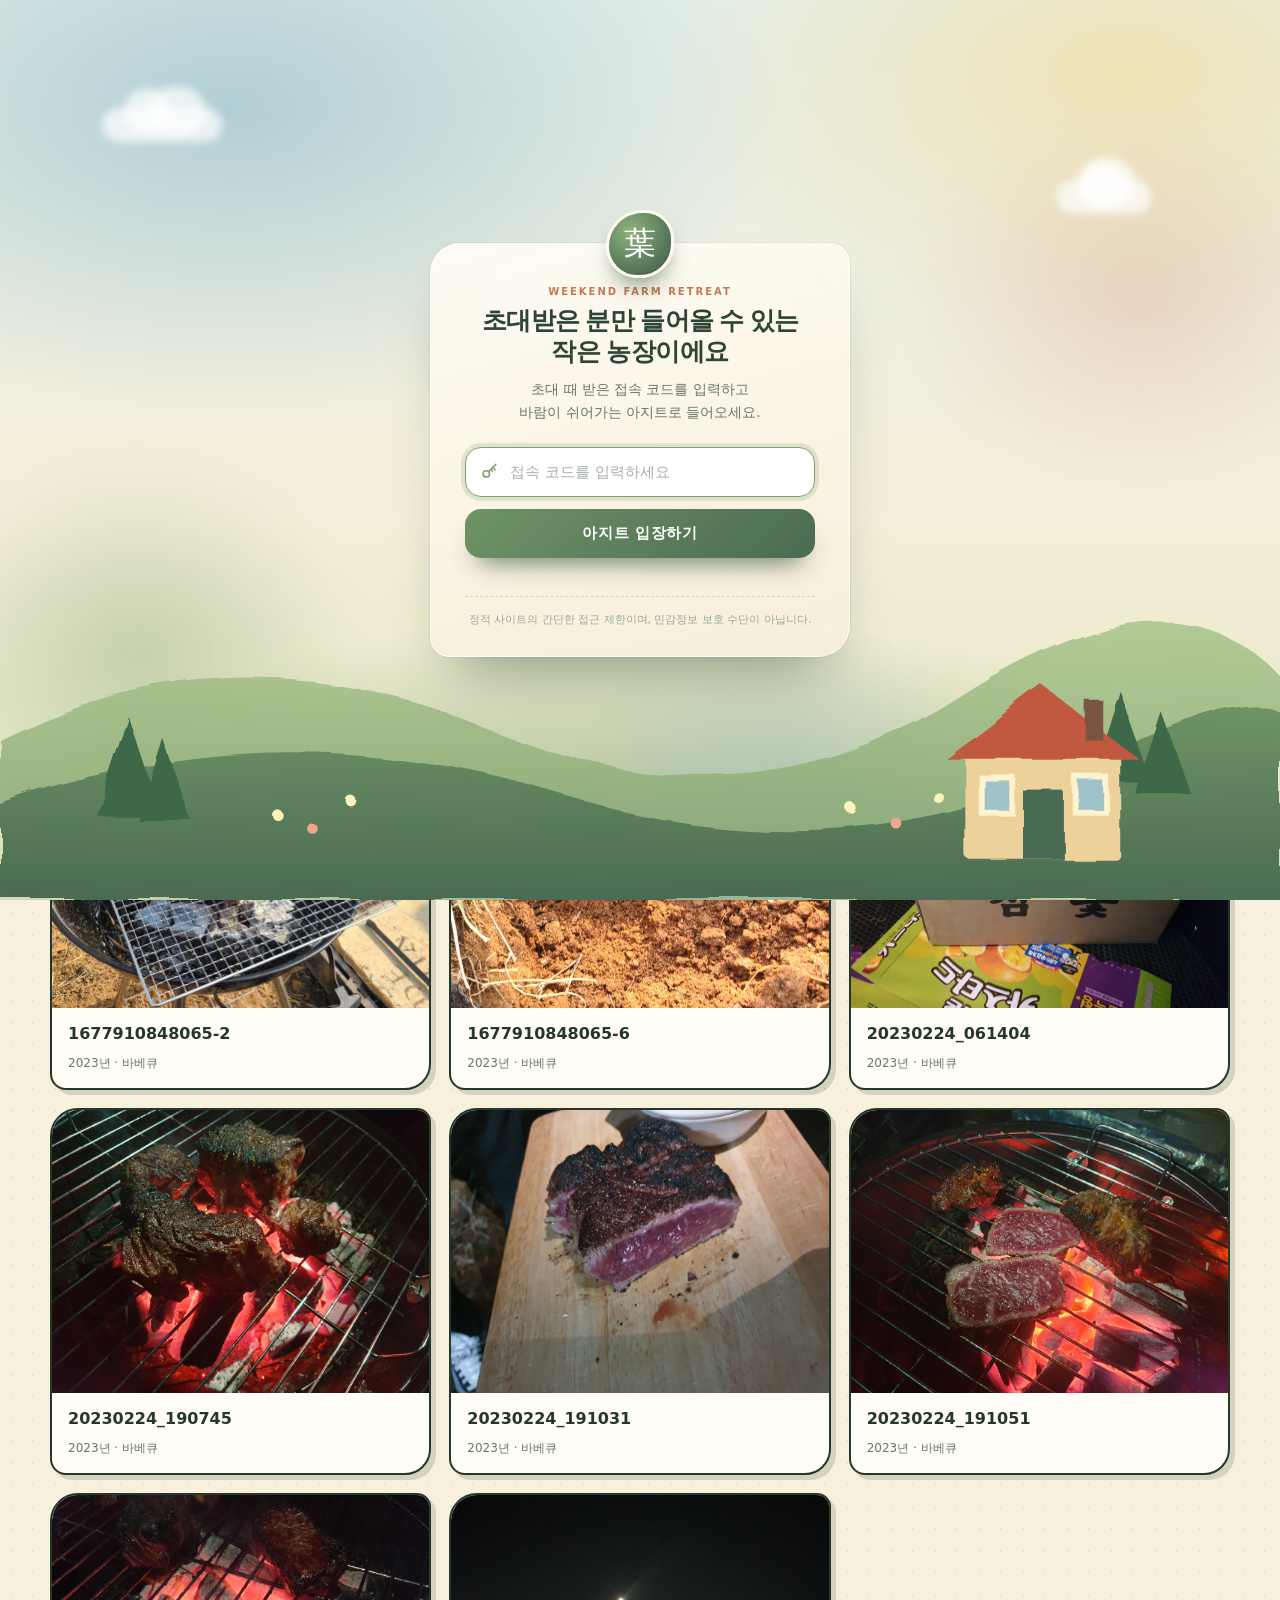
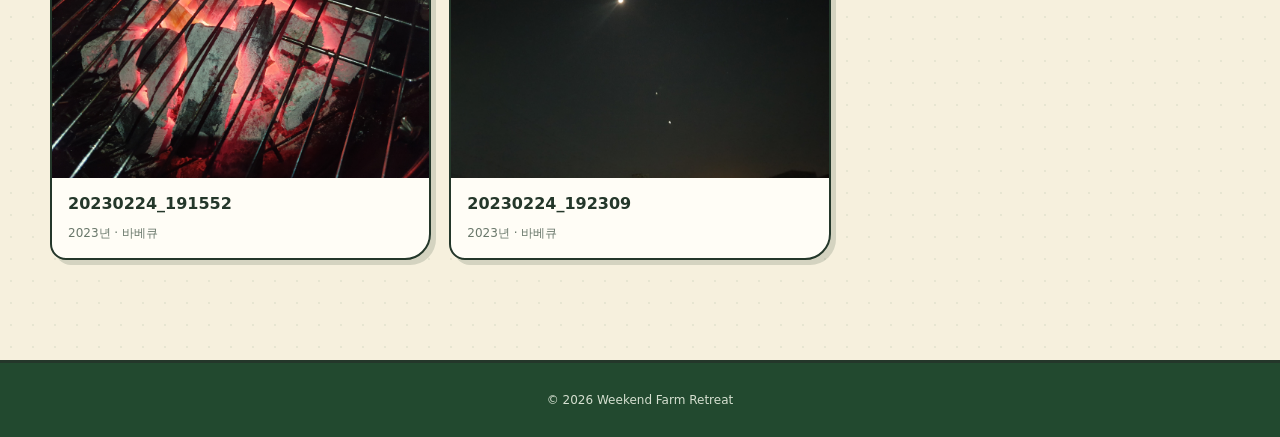
<file: docs/barbecue.html>
<!doctype html><html lang="ko"><head><meta charset="utf-8"><meta name="viewport" content="width=device-width,initial-scale=1"><title>바베큐 사진첩</title><script>location.replace('gallery.html?category=바베큐')</script></head><body><a href="gallery.html?category=바베큐">바베큐 사진첩으로 이동</a></body></html>
</file>
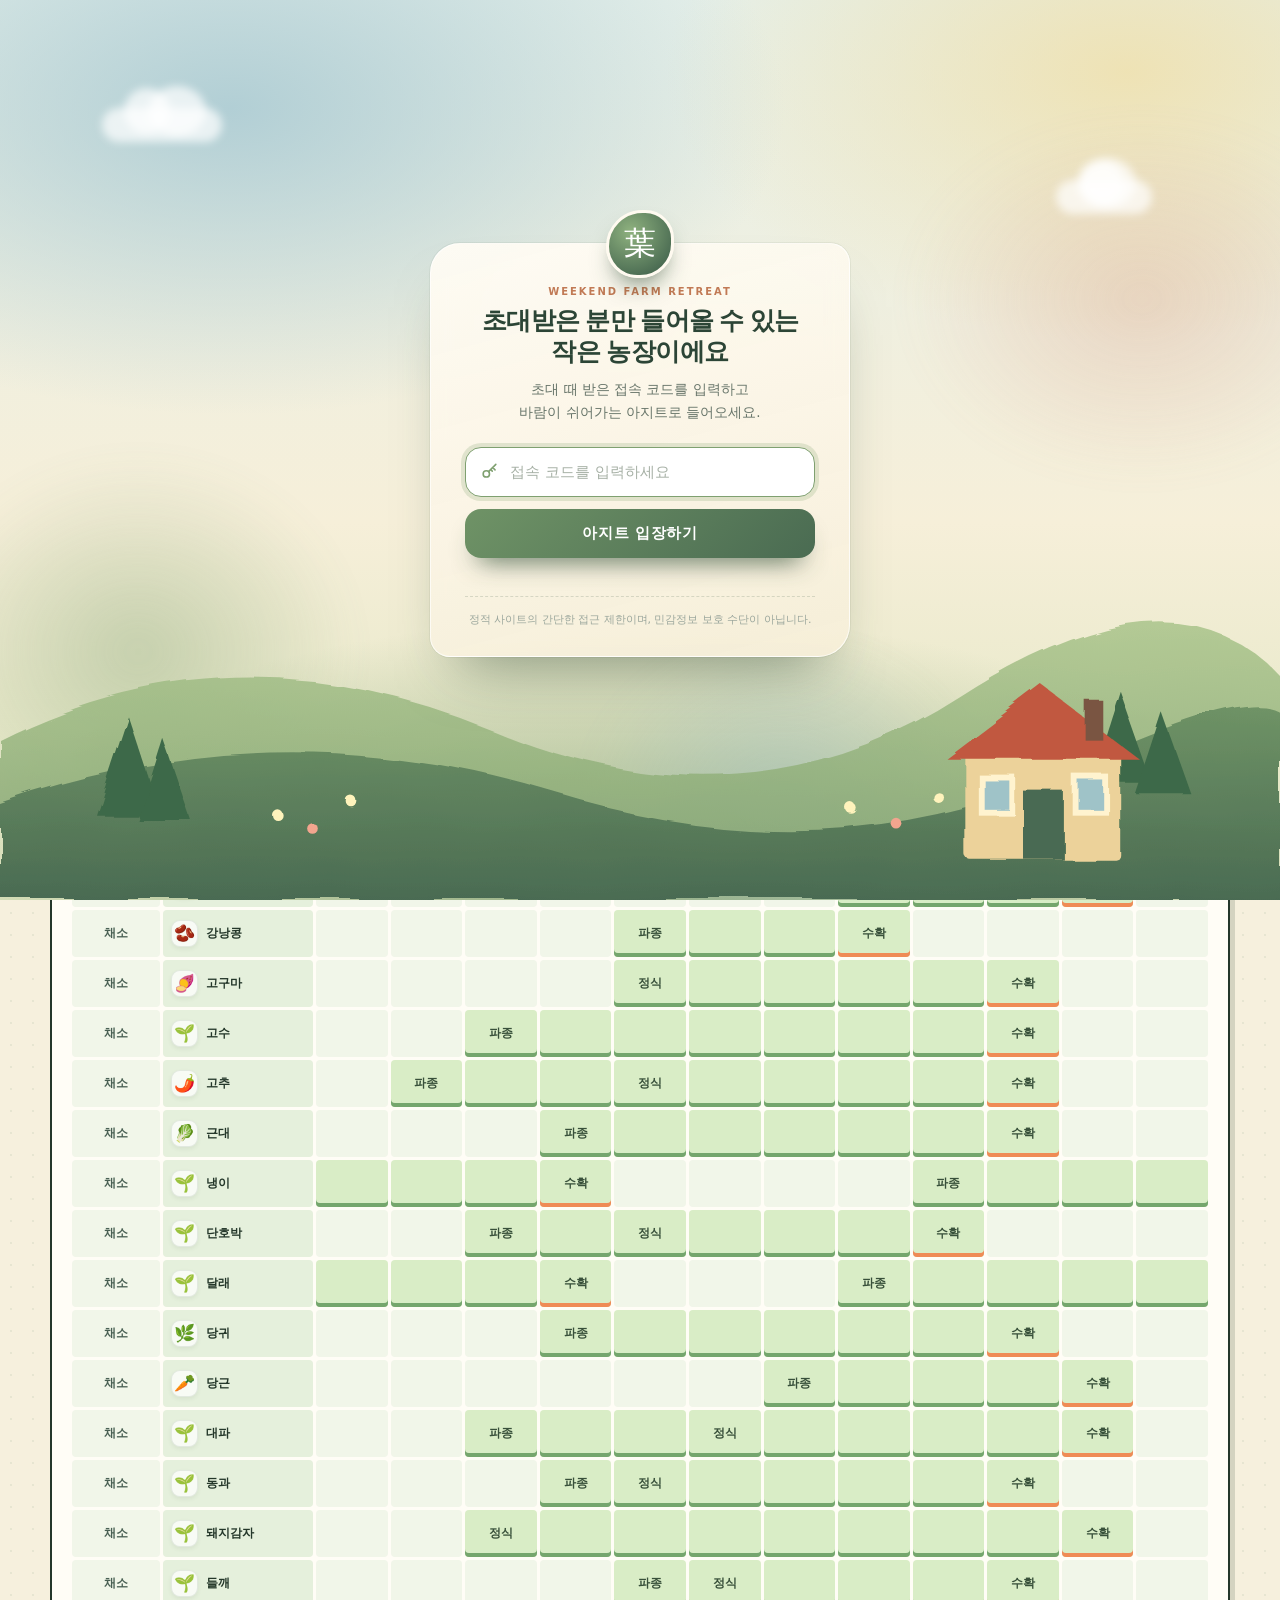
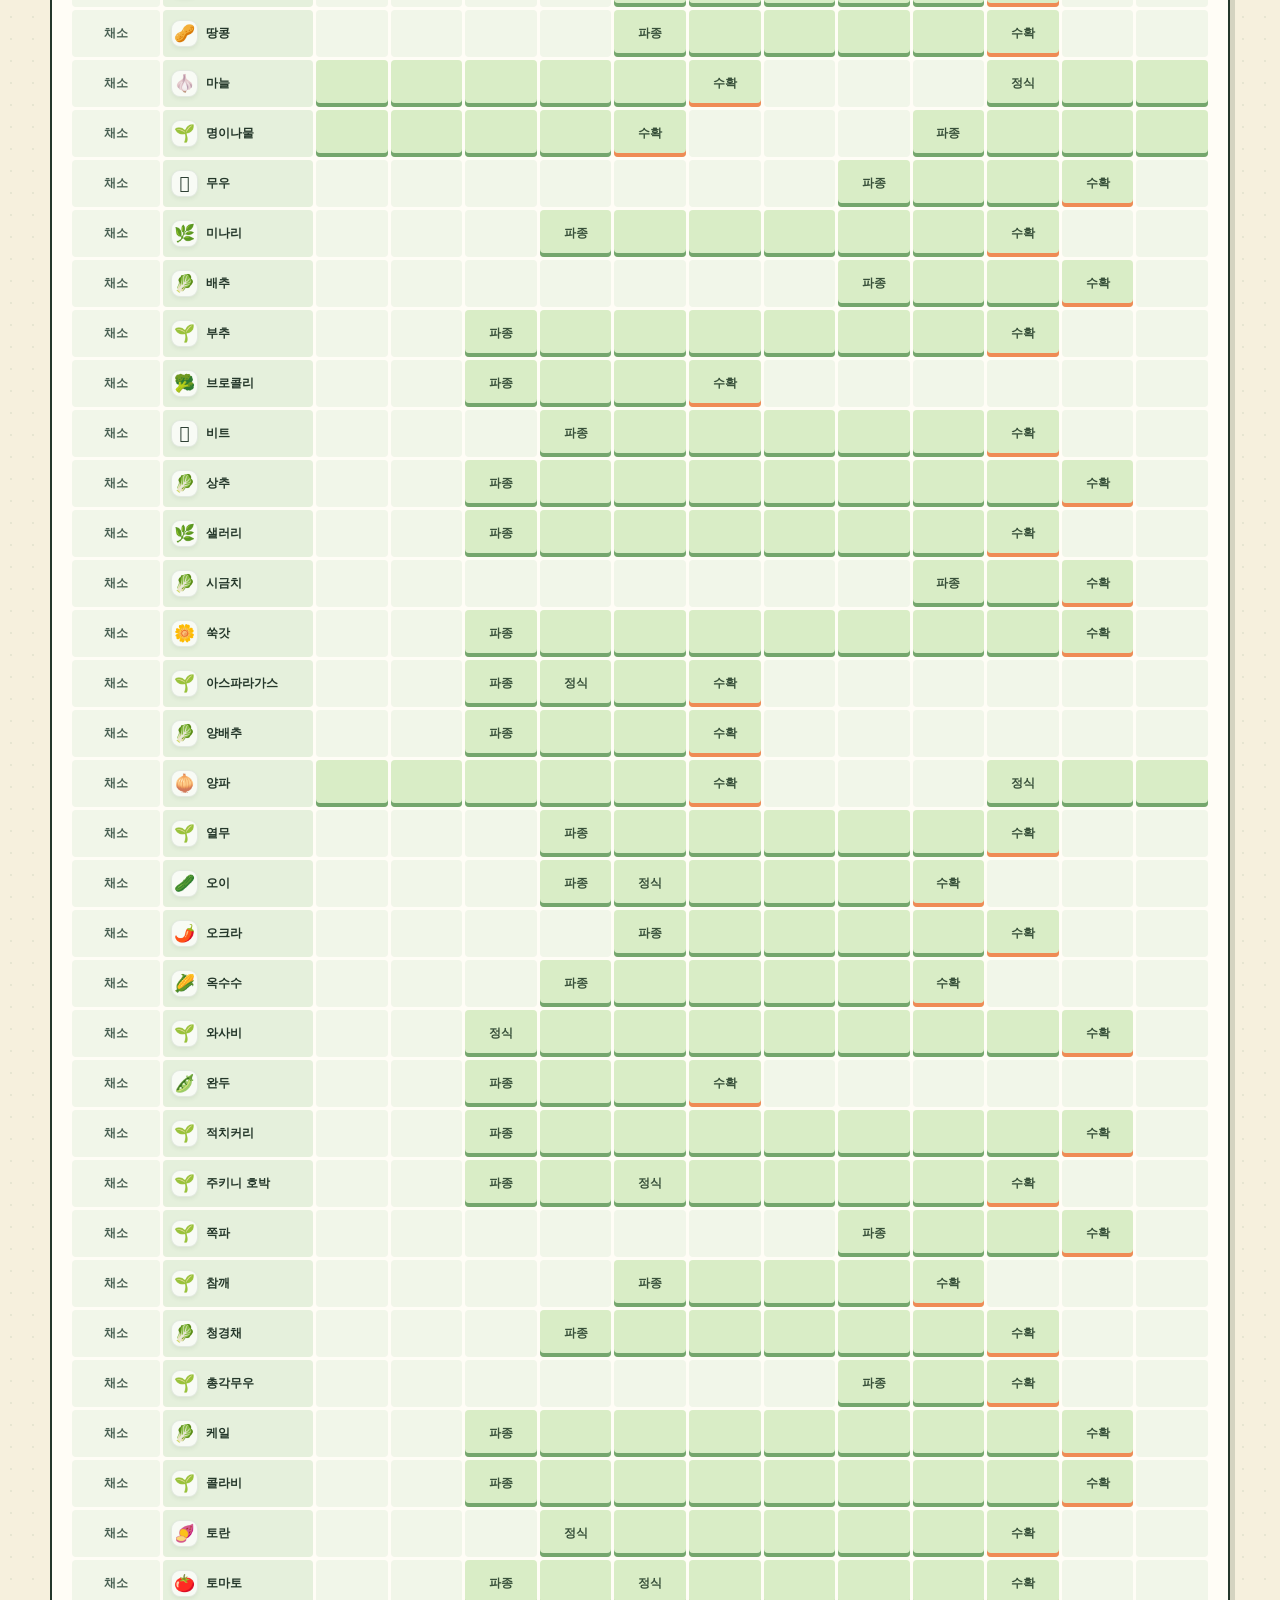
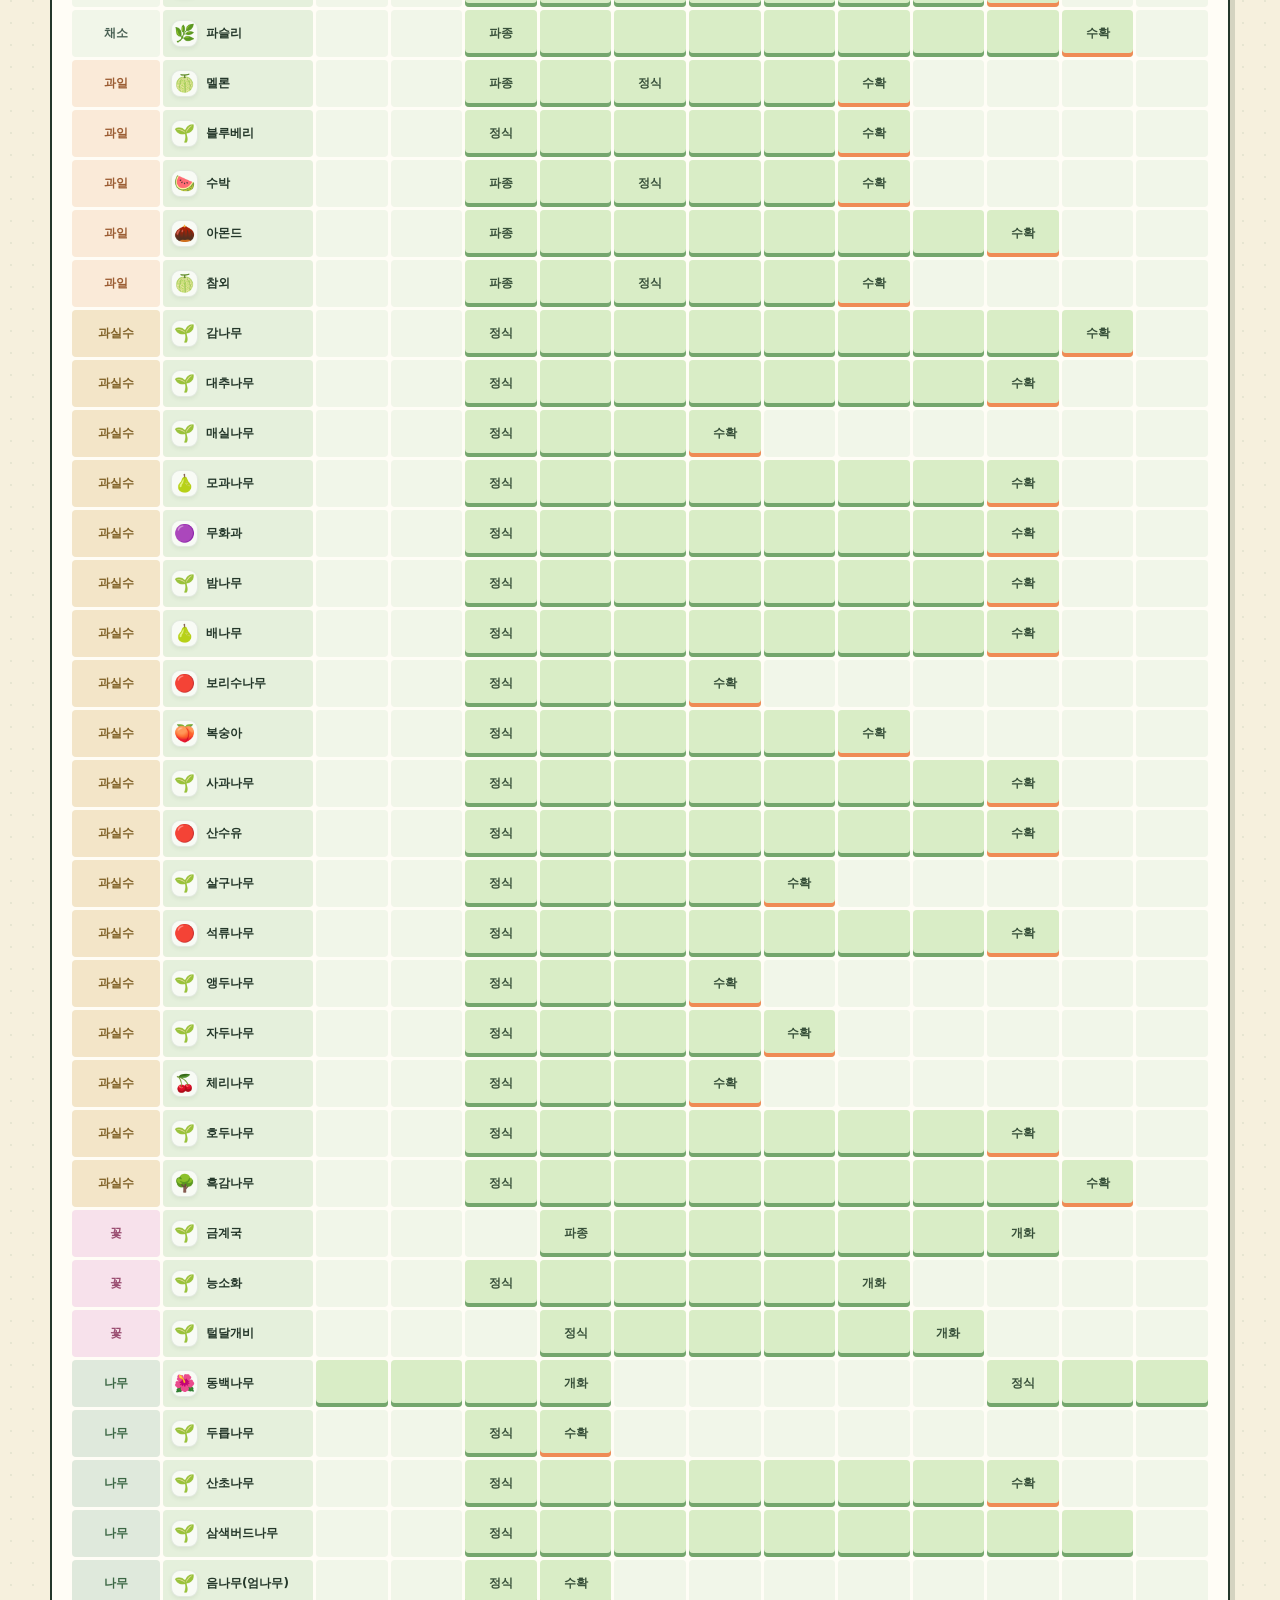
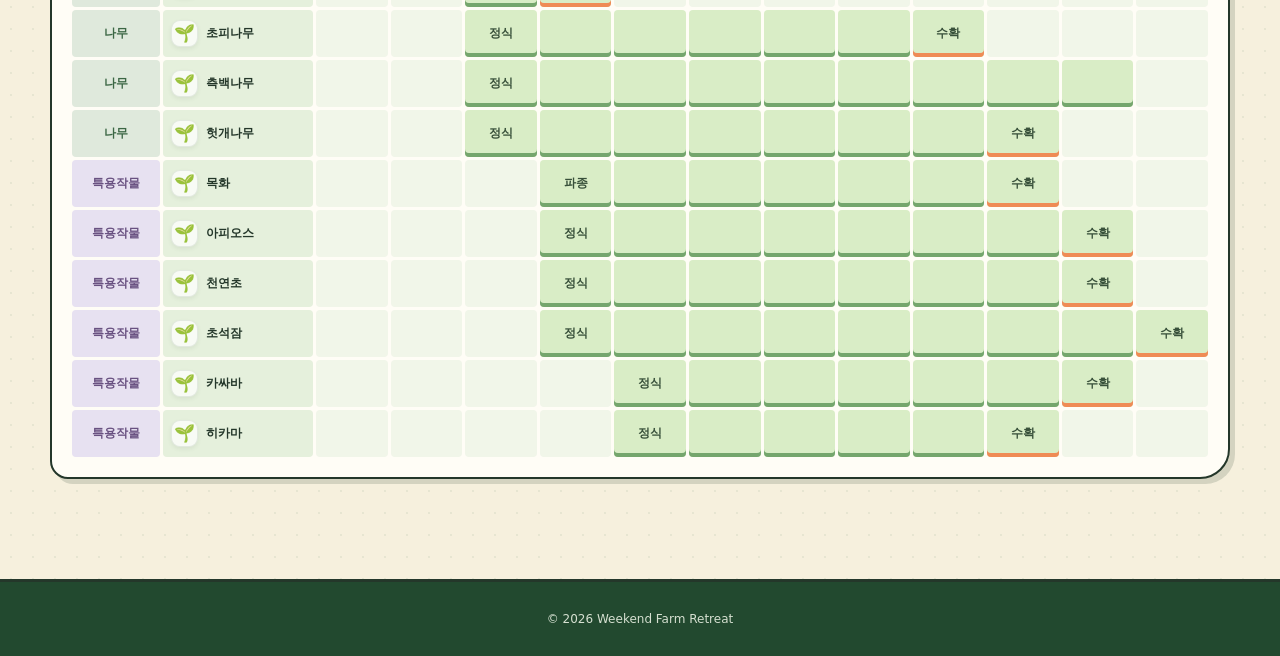
<file: docs/calendar.html>
<!doctype html><html lang="ko"><head><meta charset="utf-8"><meta name="viewport" content="width=device-width,initial-scale=1"><title>텃밭 캘린더 | 주말농장 아지트</title><link rel="stylesheet" href="styles.css">
  <script src="assets/site.js" defer></script></head><body><header class="site-header"><nav class="nav shell"><a class="brand" href="index.html"><i class="brand-mark">葉</i><span>주말농장 아지트<small>WEEKEND FARM RETREAT</small></span></a><div class="links"><a href="index.html" data-i18n="home">홈</a><a href="dashboard.html" data-i18n="dashboard">대시보드</a><a class="active" href="calendar.html" data-i18n="calendar">농장 캘린더</a><a href="gallery.html" data-i18n="gallery">사진첩</a><a href="agri-stocks.html" data-i18n="agriStocks">농산물 주식</a><a href="smart-farm.html" data-i18n="smartFarm">스마트 팜</a><a href="edu-center.html" data-i18n="eduCenter">교육센터 창업</a><a href="farm-shelter.html" data-i18n="farmShelter">농막·체류형 쉼터</a><a href="certifications.html" data-i18n="certifications">자격증</a><a href="climate.html" data-i18n="climate">기후위기</a><div class="language-toggle" aria-label="언어 선택"><button type="button" data-lang="ko">한글</button><button type="button" data-lang="en">EN</button></div></div></nav></header><main class="page-main shell"><div class="page-intro"><div><span class="eyebrow">Seasonal calendar</span><h1 class="page-title" data-i18n="calendarTitle">텃밭작물 재배 캘린더</h1><p data-i18n="calendarIntro">화성시 우정읍의 서해안 중부지역 노지 재배를 기준으로 정리했어요. 바닷바람과 늦서리, 해당 연도의 토양 온도에 따라 파종·정식 시기를 조정해 주세요.</p></div><div class="crop-filters"><label class="category-filter"><span data-i18n="categoryHeader">카테고리</span><select id="cropCategory" aria-label="작물 카테고리"><option value="" data-i18n="allCategories">전체</option><option value="vegetable" data-i18n="vegetableCategory">채소</option><option value="fruit" data-i18n="fruitCategory">과일</option><option value="fruitTree" data-i18n="fruitTreeCategory">과실수</option><option value="flower" data-i18n="flowerCategory">꽃</option><option value="tree" data-i18n="treeCategory">나무</option><option value="special" data-i18n="specialCategory">특용작물</option></select></label><label class="search">⌕ <input id="cropSearch" type="search" placeholder="작물 이름으로 검색" data-i18n-placeholder="searchPlaceholder" aria-label="작물 검색"></label></div></div><div class="legend"><span><i class="dot green"></i><b data-i18n="growPeriod">파종·정식·재배 기간</b></span><span><i class="dot orange"></i><b data-i18n="harvestPeriod">수확 시기</b></span></div><section class="farming-glossary" aria-labelledby="glossaryTitle"><div class="glossary-heading"><span aria-hidden="true">☘</span><div><h2 id="glossaryTitle" data-i18n="glossaryTitle">재배 용어 안내</h2><p data-i18n="glossaryIntro">캘린더의 표시가 어떤 농작업을 뜻하는지 확인해 보세요.</p></div></div><dl><div><dt data-i18n="sowTerm">파종</dt><dd data-i18n="sowDefinition">씨앗을 밭이나 모종판에 뿌리는 작업입니다.</dd></div><div><dt data-i18n="plantTerm">정식</dt><dd data-i18n="plantDefinition">키운 모종을 실제로 재배할 밭에 옮겨 심는 작업입니다.</dd></div><div><dt data-i18n="growTerm">재배</dt><dd data-i18n="growDefinition">물주기·김매기·웃거름 등 작물이 자라도록 돌보는 기간입니다.</dd></div><div><dt data-i18n="harvestTerm">수확</dt><dd data-i18n="harvestDefinition">다 자란 작물의 먹을 수 있는 부분을 거두는 시기입니다.</dd></div></dl></section><div class="calendar-wrap"><div class="calendar"></div></div></main><footer><div class="shell">© 2026 Weekend Farm Retreat</div></footer><script src="i18n.js"></script><script src="app.js"></script></body></html>
</file>
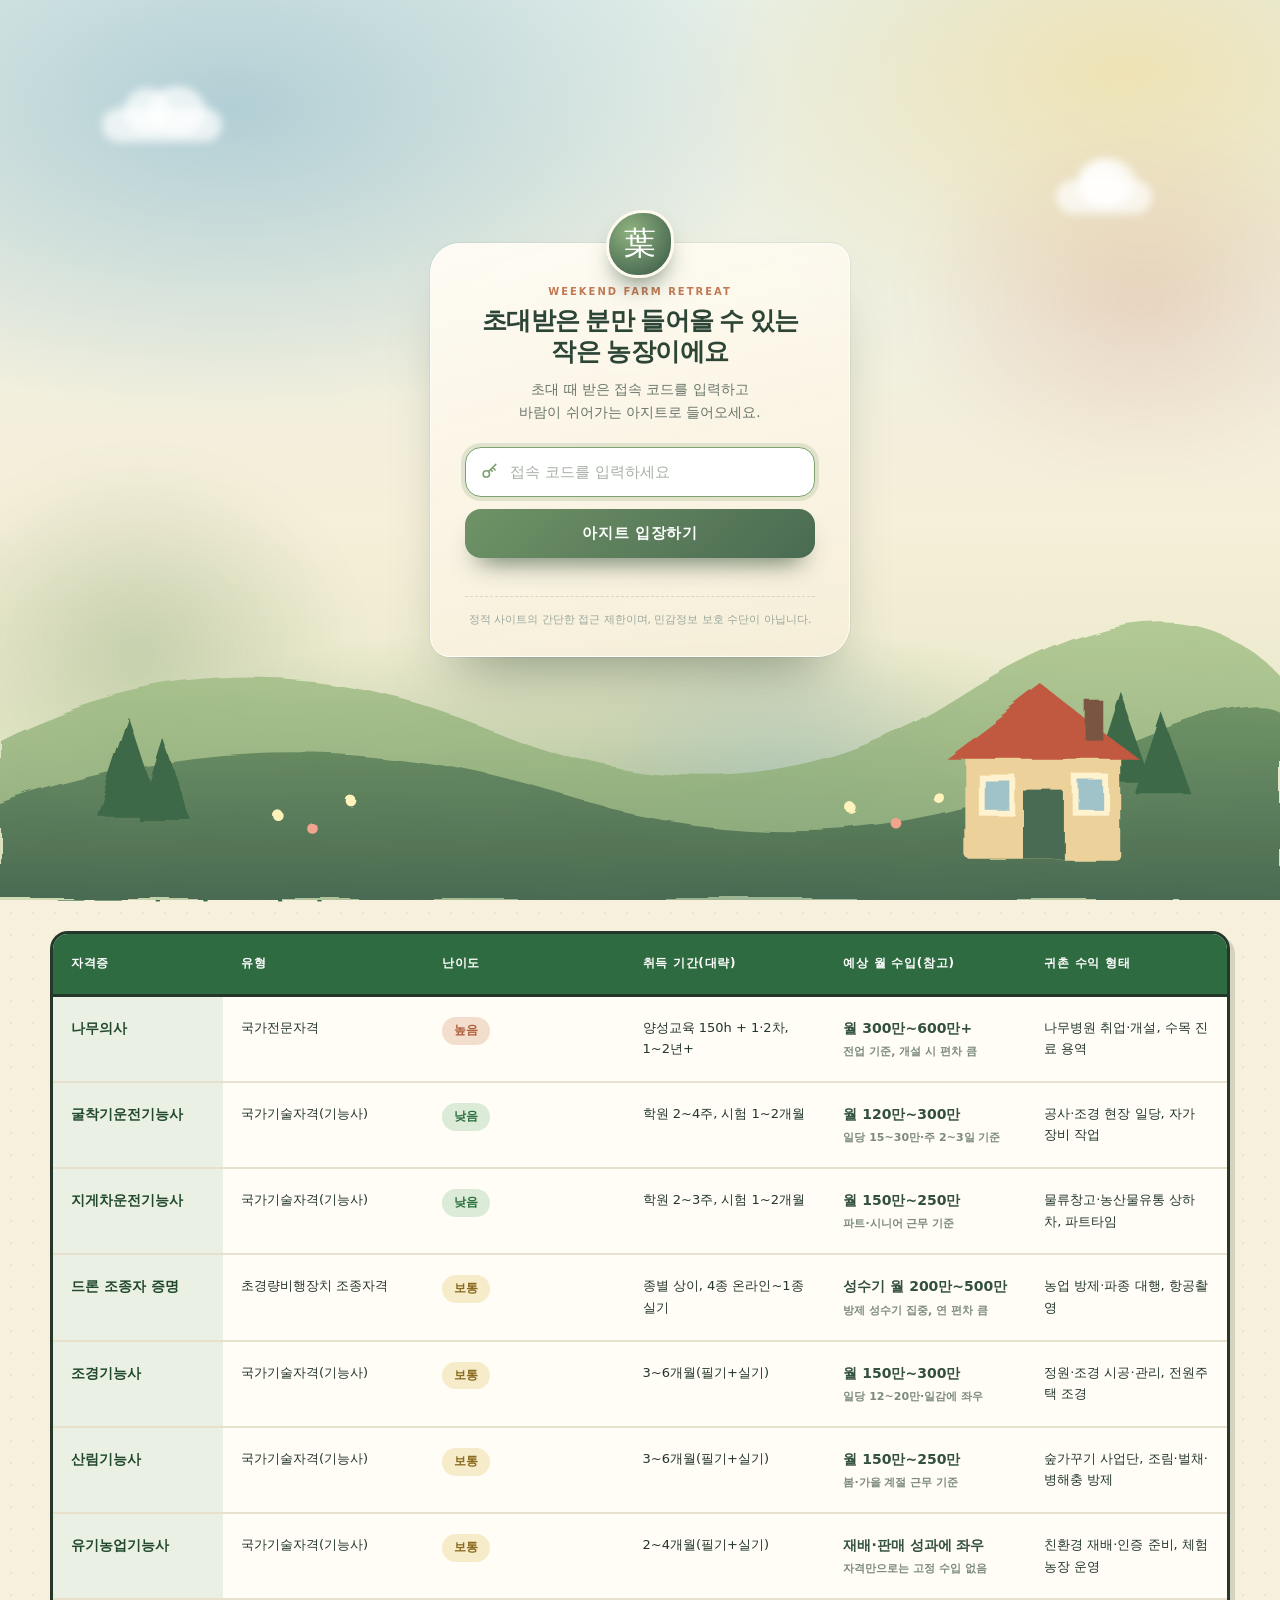
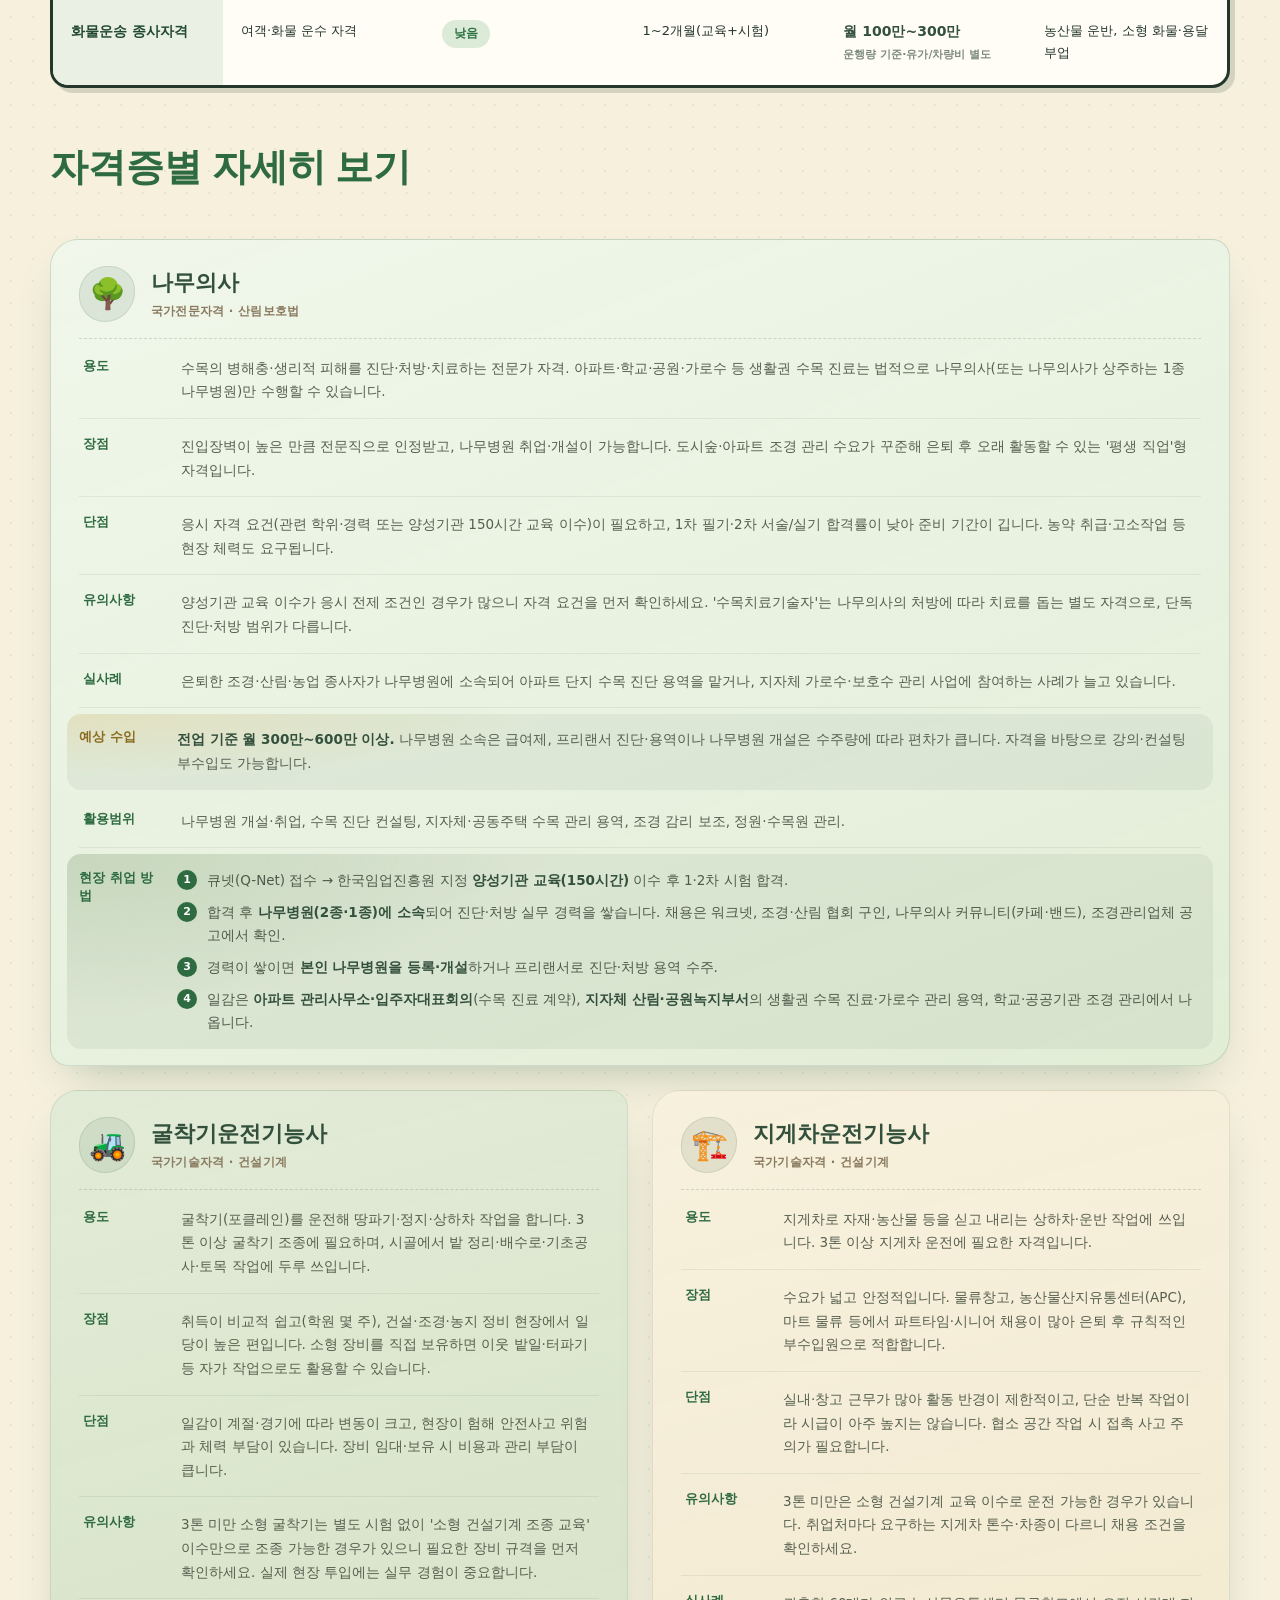
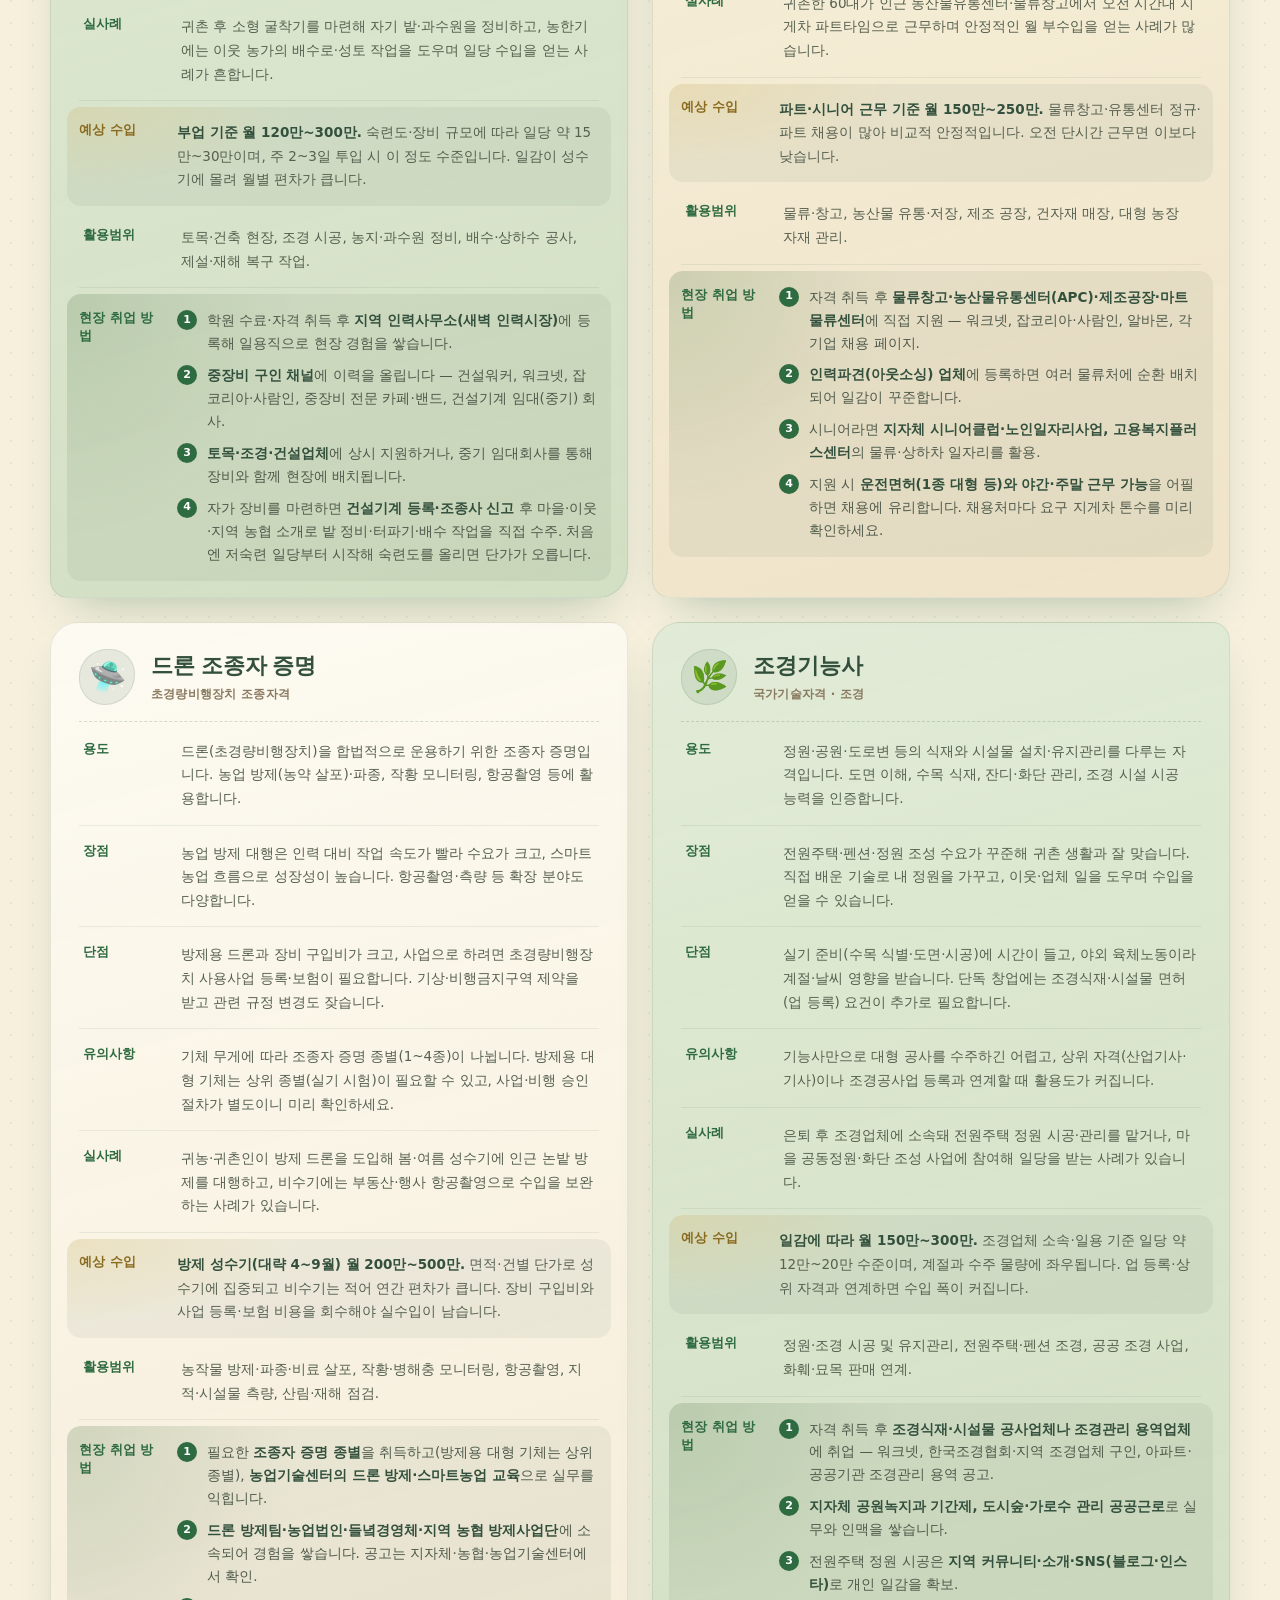
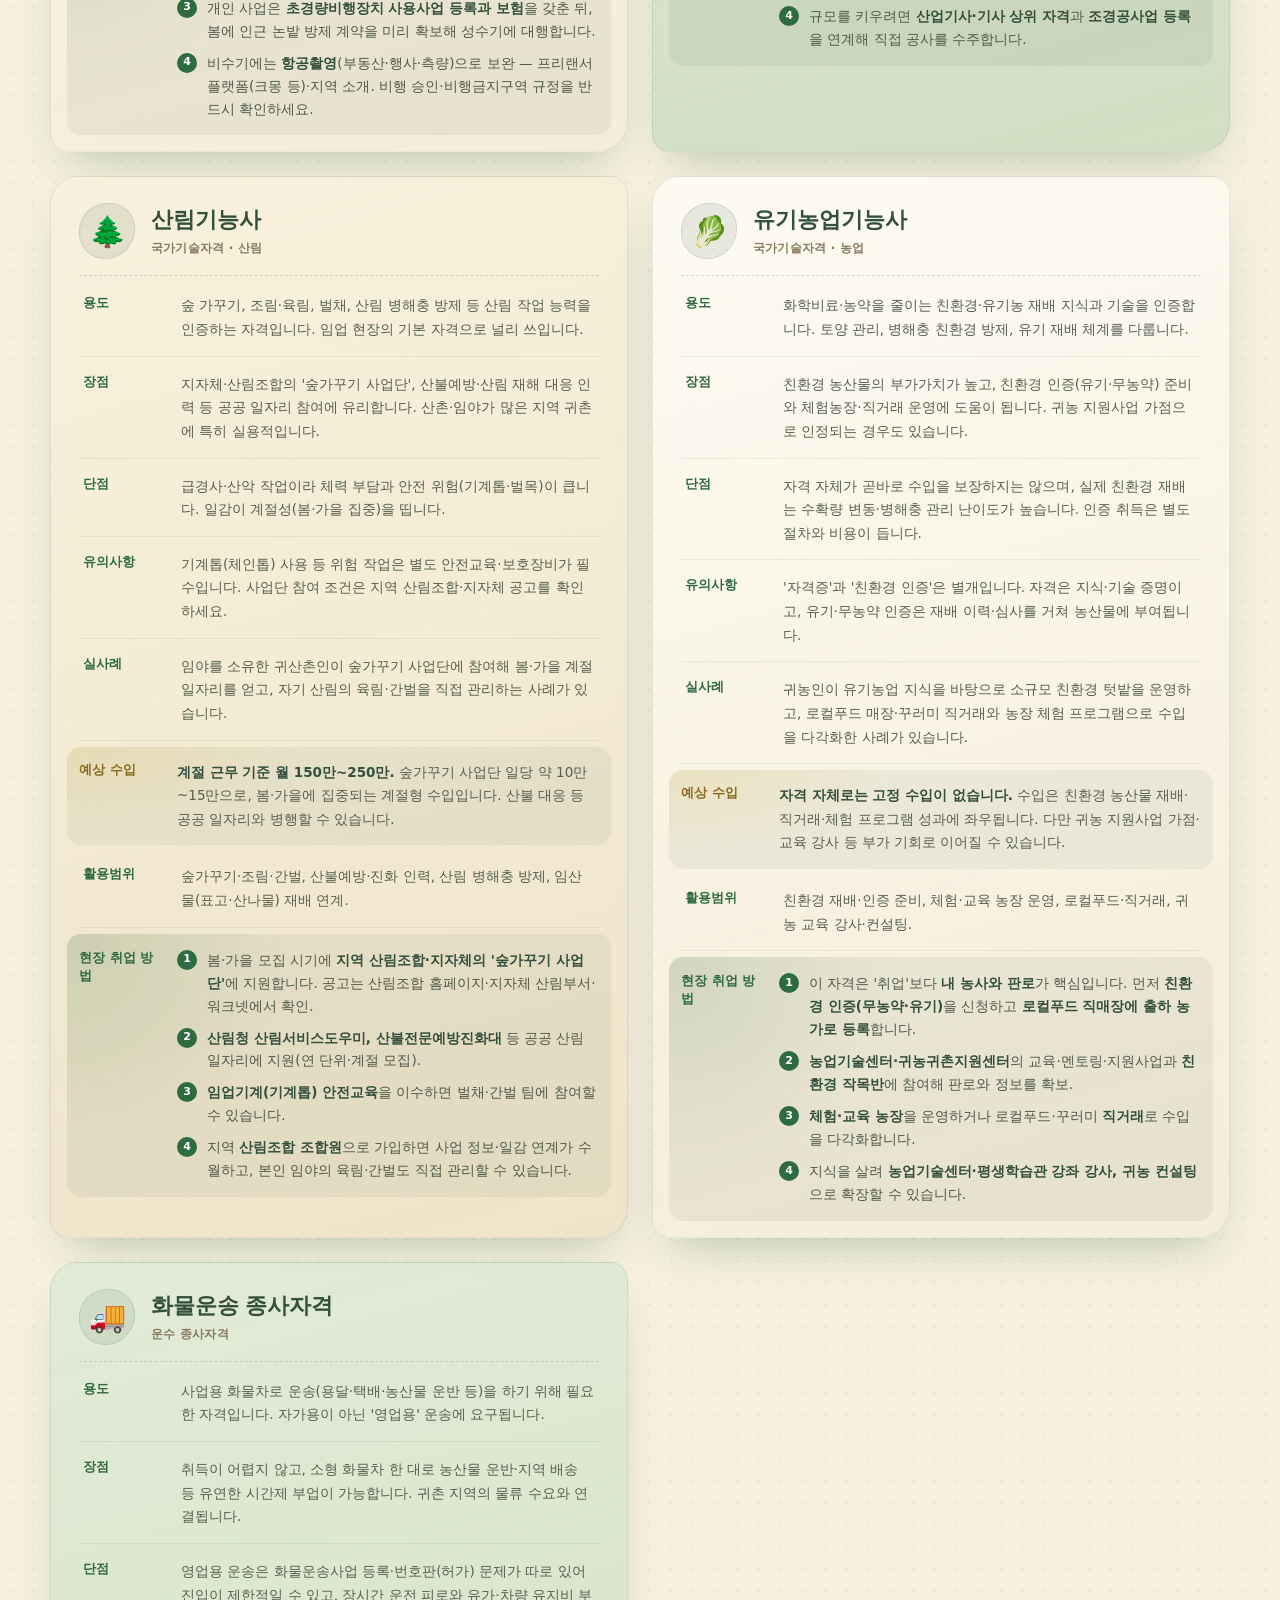
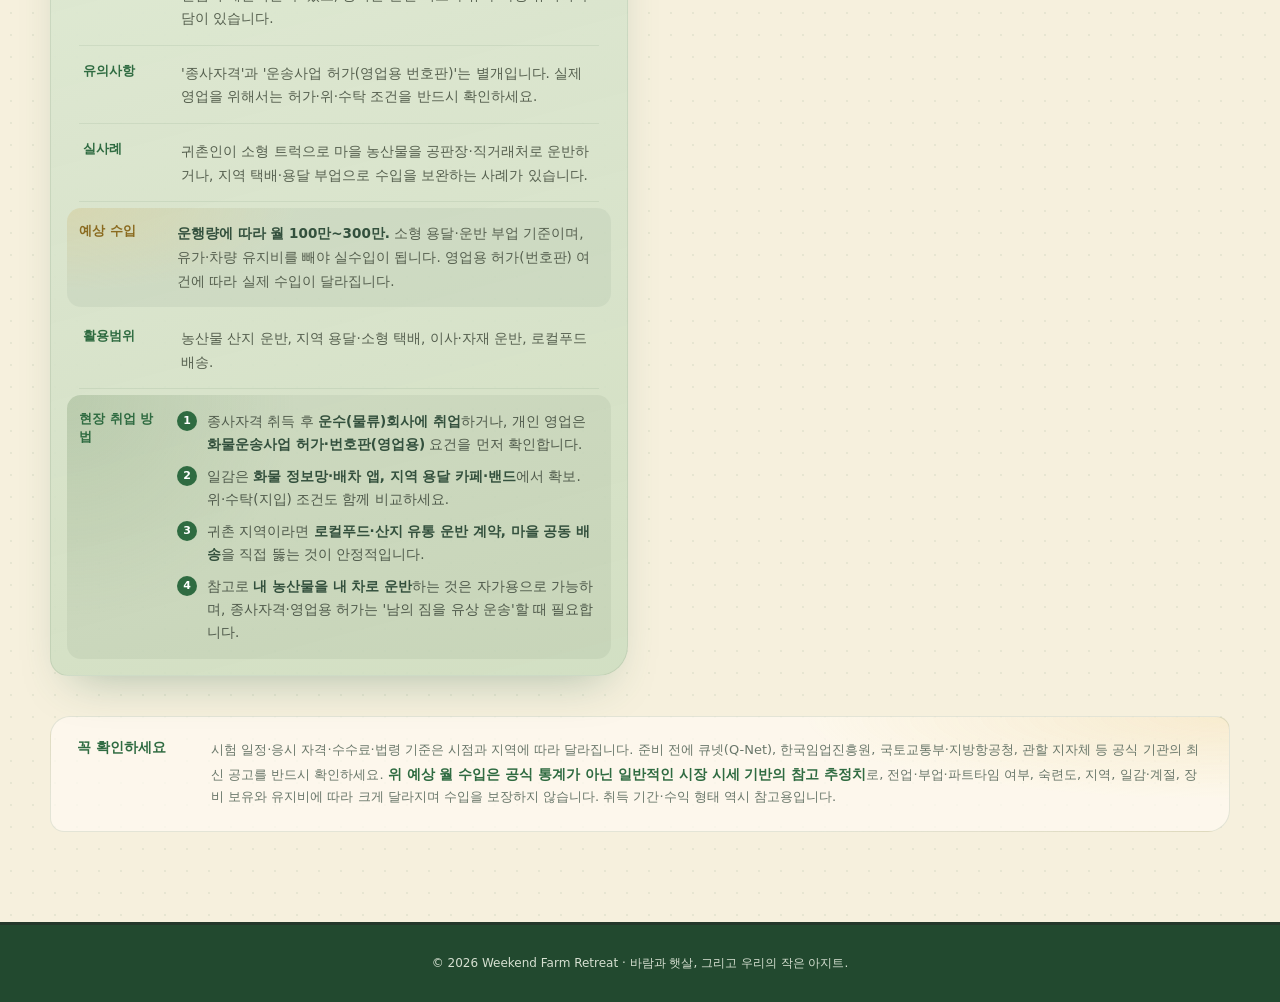
<file: docs/certifications.html>
<!doctype html>
<html lang="ko">
<head>
  <meta charset="utf-8">
  <meta name="viewport" content="width=device-width, initial-scale=1">
  <title>귀촌·은퇴 실용 자격증 | 주말농장 아지트</title>
  <meta name="description" content="은퇴 후 귀촌 생활에서 알바·소소한 수입에 도움이 되는 실용 자격증 안내 — 나무의사, 굴착기, 지게차, 드론, 조경, 산림, 유기농업 등">
  <link rel="stylesheet" href="styles.css">
  <script src="assets/site.js" defer></script>
</head>
<body>
  <header class="site-header">
    <nav class="nav shell" aria-label="주요 메뉴">
      <a class="brand" href="index.html"><i class="brand-mark">葉</i><span>주말농장 아지트<small>WEEKEND FARM RETREAT</small></span></a>
      <div class="links">
        <a href="index.html" data-i18n="home">홈</a>
        <a href="dashboard.html" data-i18n="dashboard">대시보드</a>
        <a href="calendar.html" data-i18n="calendar">농장 캘린더</a>
        <a href="gallery.html" data-i18n="gallery">사진첩</a>
        <a href="agri-stocks.html" data-i18n="agriStocks">농산물 주식</a>
        <a href="smart-farm.html" data-i18n="smartFarm">스마트 팜</a><a href="edu-center.html" data-i18n="eduCenter">교육센터 창업</a>
        <a href="farm-shelter.html" data-i18n="farmShelter">농막·체류형 쉼터</a>
        <a class="active" href="certifications.html" data-i18n="certifications">자격증</a><a href="climate.html" data-i18n="climate">기후위기</a>
        <div class="language-toggle" aria-label="언어 선택"><button type="button" data-lang="ko">한글</button><button type="button" data-lang="en">EN</button></div>
      </div>
    </nav>
  </header>

  <main class="page-main shell cert-main">
    <div class="page-intro">
      <div>
        <span class="eyebrow">Certifications for rural life</span>
        <h1 class="page-title" data-i18n="certTitle">귀촌·은퇴 후 돈이 되는 실용 자격증</h1>
        <p data-i18n="certIntro">회사를 떠나 시골에서 지내면서도 소소한 일감과 부수입을 만들 수 있는 자격증을 모았습니다. 몸으로 익히는 기능계 면허부터 전문직 국가자격까지, 용도·장점·단점·유의사항·실사례·활용범위를 함께 정리했어요.</p>
      </div>
    </div>

    <!-- 나무의사 하이라이트 -->
    <section class="cert-highlight" aria-labelledby="highlightTitle">
      <div class="cert-highlight-badge" aria-hidden="true">🌳</div>
      <div class="cert-highlight-body">
        <span class="eyebrow" data-i18n="certHighlightEyebrow">이달의 주목 자격</span>
        <h2 id="highlightTitle" data-i18n="certHighlightTitle">나무의사 — 수목 진료의 전문 국가자격</h2>
        <p data-i18n="certHighlightCopy">제12회 나무의사 자격시험 최종 합격자 163명을 포함하면, 2018년 제도 도입 이후 <strong>누적 합격자는 총 1,900명</strong>입니다. 아파트 단지·공원·가로수 등의 수목 진료는 법적으로 나무의사(또는 나무의사가 있는 나무병원)만 할 수 있어, 은퇴 전문직으로 특히 주목받고 있습니다.</p>
        <ul class="cert-highlight-stats">
          <li><strong>163<span>명</span></strong><small>제12회 최종 합격</small></li>
          <li><strong>1,900<span>명</span></strong><small>제도 도입 후 누적</small></li>
          <li><strong>2018<span>~</span></strong><small>제도 시행 연도</small></li>
        </ul>
      </div>
    </section>

    <!-- 한눈에 비교표 -->
    <section class="cert-compare" aria-labelledby="compareTitle">
      <h2 id="compareTitle" class="cert-section-title" data-i18n="certCompareTitle">한눈에 비교하기</h2>
      <div class="skill-table-wrap">
        <table class="skill-table cert-table">
          <caption data-i18n="certCompareCaption">주요 실용 자격증의 유형, 난이도, 취득 기간과 귀촌 수익 형태를 비교합니다.</caption>
          <thead>
            <tr>
              <th scope="col" data-i18n="certColName">자격증</th>
              <th scope="col" data-i18n="certColType">유형</th>
              <th scope="col" data-i18n="certColLevel">난이도</th>
              <th scope="col" data-i18n="certColPeriod">취득 기간(대략)</th>
              <th scope="col" data-i18n="certColMonthly">예상 월 수입(참고)</th>
              <th scope="col" data-i18n="certColIncome">귀촌 수익 형태</th>
            </tr>
          </thead>
          <tbody>
            <tr>
              <th scope="row"><small>나무의사</small></th>
              <td data-label="유형">국가전문자격</td>
              <td data-label="난이도"><span class="cert-level lv-hard">높음</span></td>
              <td data-label="취득 기간">양성교육 150h + 1·2차, 1~2년+</td>
              <td data-label="예상 월 수입"><strong>월 300만~600만+</strong><small>전업 기준, 개설 시 편차 큼</small></td>
              <td data-label="귀촌 수익 형태">나무병원 취업·개설, 수목 진료 용역</td>
            </tr>
            <tr>
              <th scope="row"><small>굴착기운전기능사</small></th>
              <td data-label="유형">국가기술자격(기능사)</td>
              <td data-label="난이도"><span class="cert-level lv-easy">낮음</span></td>
              <td data-label="취득 기간">학원 2~4주, 시험 1~2개월</td>
              <td data-label="예상 월 수입"><strong>월 120만~300만</strong><small>일당 15~30만·주 2~3일 기준</small></td>
              <td data-label="귀촌 수익 형태">공사·조경 현장 일당, 자가 장비 작업</td>
            </tr>
            <tr>
              <th scope="row"><small>지게차운전기능사</small></th>
              <td data-label="유형">국가기술자격(기능사)</td>
              <td data-label="난이도"><span class="cert-level lv-easy">낮음</span></td>
              <td data-label="취득 기간">학원 2~3주, 시험 1~2개월</td>
              <td data-label="예상 월 수입"><strong>월 150만~250만</strong><small>파트·시니어 근무 기준</small></td>
              <td data-label="귀촌 수익 형태">물류창고·농산물유통 상하차, 파트타임</td>
            </tr>
            <tr>
              <th scope="row"><small>드론 조종자 증명</small></th>
              <td data-label="유형">초경량비행장치 조종자격</td>
              <td data-label="난이도"><span class="cert-level lv-mid">보통</span></td>
              <td data-label="취득 기간">종별 상이, 4종 온라인~1종 실기</td>
              <td data-label="예상 월 수입"><strong>성수기 월 200만~500만</strong><small>방제 성수기 집중, 연 편차 큼</small></td>
              <td data-label="귀촌 수익 형태">농업 방제·파종 대행, 항공촬영</td>
            </tr>
            <tr>
              <th scope="row"><small>조경기능사</small></th>
              <td data-label="유형">국가기술자격(기능사)</td>
              <td data-label="난이도"><span class="cert-level lv-mid">보통</span></td>
              <td data-label="취득 기간">3~6개월(필기+실기)</td>
              <td data-label="예상 월 수입"><strong>월 150만~300만</strong><small>일당 12~20만·일감에 좌우</small></td>
              <td data-label="귀촌 수익 형태">정원·조경 시공·관리, 전원주택 조경</td>
            </tr>
            <tr>
              <th scope="row"><small>산림기능사</small></th>
              <td data-label="유형">국가기술자격(기능사)</td>
              <td data-label="난이도"><span class="cert-level lv-mid">보통</span></td>
              <td data-label="취득 기간">3~6개월(필기+실기)</td>
              <td data-label="예상 월 수입"><strong>월 150만~250만</strong><small>봄·가을 계절 근무 기준</small></td>
              <td data-label="귀촌 수익 형태">숲가꾸기 사업단, 조림·벌채·병해충 방제</td>
            </tr>
            <tr>
              <th scope="row"><small>유기농업기능사</small></th>
              <td data-label="유형">국가기술자격(기능사)</td>
              <td data-label="난이도"><span class="cert-level lv-mid">보통</span></td>
              <td data-label="취득 기간">2~4개월(필기+실기)</td>
              <td data-label="예상 월 수입"><strong>재배·판매 성과에 좌우</strong><small>자격만으로는 고정 수입 없음</small></td>
              <td data-label="귀촌 수익 형태">친환경 재배·인증 준비, 체험농장 운영</td>
            </tr>
            <tr>
              <th scope="row"><small>화물운송 종사자격</small></th>
              <td data-label="유형">여객·화물 운수 자격</td>
              <td data-label="난이도"><span class="cert-level lv-easy">낮음</span></td>
              <td data-label="취득 기간">1~2개월(교육+시험)</td>
              <td data-label="예상 월 수입"><strong>월 100만~300만</strong><small>운행량 기준·유가/차량비 별도</small></td>
              <td data-label="귀촌 수익 형태">농산물 운반, 소형 화물·용달 부업</td>
            </tr>
          </tbody>
        </table>
      </div>
    </section>

    <!-- 자격증 상세 카드 -->
    <section class="cert-grid" aria-labelledby="detailTitle">
      <h2 id="detailTitle" class="cert-section-title" data-i18n="certDetailTitle">자격증별 자세히 보기</h2>

      <!-- 나무의사 -->
      <article class="cert-card cert-pro">
        <header class="cert-card-head">
          <span class="cert-icon" aria-hidden="true">🌳</span>
          <div>
            <h3>나무의사</h3>
            <p class="cert-tag">국가전문자격 · 산림보호법</p>
          </div>
        </header>
        <dl class="cert-facts">
          <div><dt>용도</dt><dd>수목의 병해충·생리적 피해를 진단·처방·치료하는 전문가 자격. 아파트·학교·공원·가로수 등 생활권 수목 진료는 법적으로 나무의사(또는 나무의사가 상주하는 1종 나무병원)만 수행할 수 있습니다.</dd></div>
          <div><dt>장점</dt><dd>진입장벽이 높은 만큼 전문직으로 인정받고, 나무병원 취업·개설이 가능합니다. 도시숲·아파트 조경 관리 수요가 꾸준해 은퇴 후 오래 활동할 수 있는 '평생 직업'형 자격입니다.</dd></div>
          <div><dt>단점</dt><dd>응시 자격 요건(관련 학위·경력 또는 양성기관 150시간 교육 이수)이 필요하고, 1차 필기·2차 서술/실기 합격률이 낮아 준비 기간이 깁니다. 농약 취급·고소작업 등 현장 체력도 요구됩니다.</dd></div>
          <div><dt>유의사항</dt><dd>양성기관 교육 이수가 응시 전제 조건인 경우가 많으니 자격 요건을 먼저 확인하세요. '수목치료기술자'는 나무의사의 처방에 따라 치료를 돕는 별도 자격으로, 단독 진단·처방 범위가 다릅니다.</dd></div>
          <div><dt>실사례</dt><dd>은퇴한 조경·산림·농업 종사자가 나무병원에 소속되어 아파트 단지 수목 진단 용역을 맡거나, 지자체 가로수·보호수 관리 사업에 참여하는 사례가 늘고 있습니다.</dd></div>
          <div class="cert-income"><dt>예상 수입</dt><dd><strong>전업 기준 월 300만~600만 이상.</strong> 나무병원 소속은 급여제, 프리랜서 진단·용역이나 나무병원 개설은 수주량에 따라 편차가 큽니다. 자격을 바탕으로 강의·컨설팅 부수입도 가능합니다.</dd></div>
          <div><dt>활용범위</dt><dd>나무병원 개설·취업, 수목 진단 컨설팅, 지자체·공동주택 수목 관리 용역, 조경 감리 보조, 정원·수목원 관리.</dd></div>
          <div class="cert-job"><dt>현장 취업 방법</dt><dd>
            <ol>
              <li>큐넷(Q-Net) 접수 → 한국임업진흥원 지정 <b>양성기관 교육(150시간)</b> 이수 후 1·2차 시험 합격.</li>
              <li>합격 후 <b>나무병원(2종·1종)에 소속</b>되어 진단·처방 실무 경력을 쌓습니다. 채용은 워크넷, 조경·산림 협회 구인, 나무의사 커뮤니티(카페·밴드), 조경관리업체 공고에서 확인.</li>
              <li>경력이 쌓이면 <b>본인 나무병원을 등록·개설</b>하거나 프리랜서로 진단·처방 용역 수주.</li>
              <li>일감은 <b>아파트 관리사무소·입주자대표회의</b>(수목 진료 계약), <b>지자체 산림·공원녹지부서</b>의 생활권 수목 진료·가로수 관리 용역, 학교·공공기관 조경 관리에서 나옵니다.</li>
            </ol>
          </dd></div>
        </dl>
      </article>

      <!-- 굴착기운전기능사 -->
      <article class="cert-card">
        <header class="cert-card-head">
          <span class="cert-icon" aria-hidden="true">🚜</span>
          <div>
            <h3>굴착기운전기능사</h3>
            <p class="cert-tag">국가기술자격 · 건설기계</p>
          </div>
        </header>
        <dl class="cert-facts">
          <div><dt>용도</dt><dd>굴착기(포클레인)를 운전해 땅파기·정지·상하차 작업을 합니다. 3톤 이상 굴착기 조종에 필요하며, 시골에서 밭 정리·배수로·기초공사·토목 작업에 두루 쓰입니다.</dd></div>
          <div><dt>장점</dt><dd>취득이 비교적 쉽고(학원 몇 주), 건설·조경·농지 정비 현장에서 일당이 높은 편입니다. 소형 장비를 직접 보유하면 이웃 밭일·터파기 등 자가 작업으로도 활용할 수 있습니다.</dd></div>
          <div><dt>단점</dt><dd>일감이 계절·경기에 따라 변동이 크고, 현장이 험해 안전사고 위험과 체력 부담이 있습니다. 장비 임대·보유 시 비용과 관리 부담이 큽니다.</dd></div>
          <div><dt>유의사항</dt><dd>3톤 미만 소형 굴착기는 별도 시험 없이 '소형 건설기계 조종 교육' 이수만으로 조종 가능한 경우가 있으니 필요한 장비 규격을 먼저 확인하세요. 실제 현장 투입에는 실무 경험이 중요합니다.</dd></div>
          <div><dt>실사례</dt><dd>귀촌 후 소형 굴착기를 마련해 자기 밭·과수원을 정비하고, 농한기에는 이웃 농가의 배수로·성토 작업을 도우며 일당 수입을 얻는 사례가 흔합니다.</dd></div>
          <div class="cert-income"><dt>예상 수입</dt><dd><strong>부업 기준 월 120만~300만.</strong> 숙련도·장비 규모에 따라 일당 약 15만~30만이며, 주 2~3일 투입 시 이 정도 수준입니다. 일감이 성수기에 몰려 월별 편차가 큽니다.</dd></div>
          <div><dt>활용범위</dt><dd>토목·건축 현장, 조경 시공, 농지·과수원 정비, 배수·상하수 공사, 제설·재해 복구 작업.</dd></div>
          <div class="cert-job"><dt>현장 취업 방법</dt><dd>
            <ol>
              <li>학원 수료·자격 취득 후 <b>지역 인력사무소(새벽 인력시장)</b>에 등록해 일용직으로 현장 경험을 쌓습니다.</li>
              <li><b>중장비 구인 채널</b>에 이력을 올립니다 — 건설워커, 워크넷, 잡코리아·사람인, 중장비 전문 카페·밴드, 건설기계 임대(중기) 회사.</li>
              <li><b>토목·조경·건설업체</b>에 상시 지원하거나, 중기 임대회사를 통해 장비와 함께 현장에 배치됩니다.</li>
              <li>자가 장비를 마련하면 <b>건설기계 등록·조종사 신고</b> 후 마을·이웃·지역 농협 소개로 밭 정비·터파기·배수 작업을 직접 수주. 처음엔 저숙련 일당부터 시작해 숙련도를 올리면 단가가 오릅니다.</li>
            </ol>
          </dd></div>
        </dl>
      </article>

      <!-- 지게차운전기능사 -->
      <article class="cert-card">
        <header class="cert-card-head">
          <span class="cert-icon" aria-hidden="true">🏗️</span>
          <div>
            <h3>지게차운전기능사</h3>
            <p class="cert-tag">국가기술자격 · 건설기계</p>
          </div>
        </header>
        <dl class="cert-facts">
          <div><dt>용도</dt><dd>지게차로 자재·농산물 등을 싣고 내리는 상하차·운반 작업에 쓰입니다. 3톤 이상 지게차 운전에 필요한 자격입니다.</dd></div>
          <div><dt>장점</dt><dd>수요가 넓고 안정적입니다. 물류창고, 농산물산지유통센터(APC), 마트 물류 등에서 파트타임·시니어 채용이 많아 은퇴 후 규칙적인 부수입원으로 적합합니다.</dd></div>
          <div><dt>단점</dt><dd>실내·창고 근무가 많아 활동 반경이 제한적이고, 단순 반복 작업이라 시급이 아주 높지는 않습니다. 협소 공간 작업 시 접촉 사고 주의가 필요합니다.</dd></div>
          <div><dt>유의사항</dt><dd>3톤 미만은 소형 건설기계 교육 이수로 운전 가능한 경우가 있습니다. 취업처마다 요구하는 지게차 톤수·차종이 다르니 채용 조건을 확인하세요.</dd></div>
          <div><dt>실사례</dt><dd>귀촌한 60대가 인근 농산물유통센터·물류창고에서 오전 시간대 지게차 파트타임으로 근무하며 안정적인 월 부수입을 얻는 사례가 많습니다.</dd></div>
          <div class="cert-income"><dt>예상 수입</dt><dd><strong>파트·시니어 근무 기준 월 150만~250만.</strong> 물류창고·유통센터 정규·파트 채용이 많아 비교적 안정적입니다. 오전 단시간 근무면 이보다 낮습니다.</dd></div>
          <div><dt>활용범위</dt><dd>물류·창고, 농산물 유통·저장, 제조 공장, 건자재 매장, 대형 농장 자재 관리.</dd></div>
          <div class="cert-job"><dt>현장 취업 방법</dt><dd>
            <ol>
              <li>자격 취득 후 <b>물류창고·농산물유통센터(APC)·제조공장·마트 물류센터</b>에 직접 지원 — 워크넷, 잡코리아·사람인, 알바몬, 각 기업 채용 페이지.</li>
              <li><b>인력파견(아웃소싱) 업체</b>에 등록하면 여러 물류처에 순환 배치되어 일감이 꾸준합니다.</li>
              <li>시니어라면 <b>지자체 시니어클럽·노인일자리사업, 고용복지플러스센터</b>의 물류·상하차 일자리를 활용.</li>
              <li>지원 시 <b>운전면허(1종 대형 등)와 야간·주말 근무 가능</b>을 어필하면 채용에 유리합니다. 채용처마다 요구 지게차 톤수를 미리 확인하세요.</li>
            </ol>
          </dd></div>
        </dl>
      </article>

      <!-- 드론 조종자 증명 -->
      <article class="cert-card">
        <header class="cert-card-head">
          <span class="cert-icon" aria-hidden="true">🛸</span>
          <div>
            <h3>드론 조종자 증명</h3>
            <p class="cert-tag">초경량비행장치 조종자격</p>
          </div>
        </header>
        <dl class="cert-facts">
          <div><dt>용도</dt><dd>드론(초경량비행장치)을 합법적으로 운용하기 위한 조종자 증명입니다. 농업 방제(농약 살포)·파종, 작황 모니터링, 항공촬영 등에 활용합니다.</dd></div>
          <div><dt>장점</dt><dd>농업 방제 대행은 인력 대비 작업 속도가 빨라 수요가 크고, 스마트농업 흐름으로 성장성이 높습니다. 항공촬영·측량 등 확장 분야도 다양합니다.</dd></div>
          <div><dt>단점</dt><dd>방제용 드론과 장비 구입비가 크고, 사업으로 하려면 초경량비행장치 사용사업 등록·보험이 필요합니다. 기상·비행금지구역 제약을 받고 관련 규정 변경도 잦습니다.</dd></div>
          <div><dt>유의사항</dt><dd>기체 무게에 따라 조종자 증명 종별(1~4종)이 나뉩니다. 방제용 대형 기체는 상위 종별(실기 시험)이 필요할 수 있고, 사업·비행 승인 절차가 별도이니 미리 확인하세요.</dd></div>
          <div><dt>실사례</dt><dd>귀농·귀촌인이 방제 드론을 도입해 봄·여름 성수기에 인근 논밭 방제를 대행하고, 비수기에는 부동산·행사 항공촬영으로 수입을 보완하는 사례가 있습니다.</dd></div>
          <div class="cert-income"><dt>예상 수입</dt><dd><strong>방제 성수기(대략 4~9월) 월 200만~500만.</strong> 면적·건별 단가로 성수기에 집중되고 비수기는 적어 연간 편차가 큽니다. 장비 구입비와 사업 등록·보험 비용을 회수해야 실수입이 남습니다.</dd></div>
          <div><dt>활용범위</dt><dd>농작물 방제·파종·비료 살포, 작황·병해충 모니터링, 항공촬영, 지적·시설물 측량, 산림·재해 점검.</dd></div>
          <div class="cert-job"><dt>현장 취업 방법</dt><dd>
            <ol>
              <li>필요한 <b>조종자 증명 종별</b>을 취득하고(방제용 대형 기체는 상위 종별), <b>농업기술센터의 드론 방제·스마트농업 교육</b>으로 실무를 익힙니다.</li>
              <li><b>드론 방제팀·농업법인·들녘경영체·지역 농협 방제사업단</b>에 소속되어 경험을 쌓습니다. 공고는 지자체·농협·농업기술센터에서 확인.</li>
              <li>개인 사업은 <b>초경량비행장치 사용사업 등록과 보험</b>을 갖춘 뒤, 봄에 인근 논밭 방제 계약을 미리 확보해 성수기에 대행합니다.</li>
              <li>비수기에는 <b>항공촬영</b>(부동산·행사·측량)으로 보완 — 프리랜서 플랫폼(크몽 등)·지역 소개. 비행 승인·비행금지구역 규정을 반드시 확인하세요.</li>
            </ol>
          </dd></div>
        </dl>
      </article>

      <!-- 조경기능사 -->
      <article class="cert-card">
        <header class="cert-card-head">
          <span class="cert-icon" aria-hidden="true">🌿</span>
          <div>
            <h3>조경기능사</h3>
            <p class="cert-tag">국가기술자격 · 조경</p>
          </div>
        </header>
        <dl class="cert-facts">
          <div><dt>용도</dt><dd>정원·공원·도로변 등의 식재와 시설물 설치·유지관리를 다루는 자격입니다. 도면 이해, 수목 식재, 잔디·화단 관리, 조경 시설 시공 능력을 인증합니다.</dd></div>
          <div><dt>장점</dt><dd>전원주택·펜션·정원 조성 수요가 꾸준해 귀촌 생활과 잘 맞습니다. 직접 배운 기술로 내 정원을 가꾸고, 이웃·업체 일을 도우며 수입을 얻을 수 있습니다.</dd></div>
          <div><dt>단점</dt><dd>실기 준비(수목 식별·도면·시공)에 시간이 들고, 야외 육체노동이라 계절·날씨 영향을 받습니다. 단독 창업에는 조경식재·시설물 면허(업 등록) 요건이 추가로 필요합니다.</dd></div>
          <div><dt>유의사항</dt><dd>기능사만으로 대형 공사를 수주하긴 어렵고, 상위 자격(산업기사·기사)이나 조경공사업 등록과 연계할 때 활용도가 커집니다.</dd></div>
          <div><dt>실사례</dt><dd>은퇴 후 조경업체에 소속돼 전원주택 정원 시공·관리를 맡거나, 마을 공동정원·화단 조성 사업에 참여해 일당을 받는 사례가 있습니다.</dd></div>
          <div class="cert-income"><dt>예상 수입</dt><dd><strong>일감에 따라 월 150만~300만.</strong> 조경업체 소속·일용 기준 일당 약 12만~20만 수준이며, 계절과 수주 물량에 좌우됩니다. 업 등록·상위 자격과 연계하면 수입 폭이 커집니다.</dd></div>
          <div><dt>활용범위</dt><dd>정원·조경 시공 및 유지관리, 전원주택·펜션 조경, 공공 조경 사업, 화훼·묘목 판매 연계.</dd></div>
          <div class="cert-job"><dt>현장 취업 방법</dt><dd>
            <ol>
              <li>자격 취득 후 <b>조경식재·시설물 공사업체나 조경관리 용역업체</b>에 취업 — 워크넷, 한국조경협회·지역 조경업체 구인, 아파트·공공기관 조경관리 용역 공고.</li>
              <li><b>지자체 공원녹지과 기간제, 도시숲·가로수 관리 공공근로</b>로 실무와 인맥을 쌓습니다.</li>
              <li>전원주택 정원 시공은 <b>지역 커뮤니티·소개·SNS(블로그·인스타)</b>로 개인 일감을 확보.</li>
              <li>규모를 키우려면 <b>산업기사·기사 상위 자격</b>과 <b>조경공사업 등록</b>을 연계해 직접 공사를 수주합니다.</li>
            </ol>
          </dd></div>
        </dl>
      </article>

      <!-- 산림기능사 -->
      <article class="cert-card">
        <header class="cert-card-head">
          <span class="cert-icon" aria-hidden="true">🌲</span>
          <div>
            <h3>산림기능사</h3>
            <p class="cert-tag">국가기술자격 · 산림</p>
          </div>
        </header>
        <dl class="cert-facts">
          <div><dt>용도</dt><dd>숲 가꾸기, 조림·육림, 벌채, 산림 병해충 방제 등 산림 작업 능력을 인증하는 자격입니다. 임업 현장의 기본 자격으로 널리 쓰입니다.</dd></div>
          <div><dt>장점</dt><dd>지자체·산림조합의 '숲가꾸기 사업단', 산불예방·산림 재해 대응 인력 등 공공 일자리 참여에 유리합니다. 산촌·임야가 많은 지역 귀촌에 특히 실용적입니다.</dd></div>
          <div><dt>단점</dt><dd>급경사·산악 작업이라 체력 부담과 안전 위험(기계톱·벌목)이 큽니다. 일감이 계절성(봄·가을 집중)을 띱니다.</dd></div>
          <div><dt>유의사항</dt><dd>기계톱(체인톱) 사용 등 위험 작업은 별도 안전교육·보호장비가 필수입니다. 사업단 참여 조건은 지역 산림조합·지자체 공고를 확인하세요.</dd></div>
          <div><dt>실사례</dt><dd>임야를 소유한 귀산촌인이 숲가꾸기 사업단에 참여해 봄·가을 계절 일자리를 얻고, 자기 산림의 육림·간벌을 직접 관리하는 사례가 있습니다.</dd></div>
          <div class="cert-income"><dt>예상 수입</dt><dd><strong>계절 근무 기준 월 150만~250만.</strong> 숲가꾸기 사업단 일당 약 10만~15만으로, 봄·가을에 집중되는 계절형 수입입니다. 산불 대응 등 공공 일자리와 병행할 수 있습니다.</dd></div>
          <div><dt>활용범위</dt><dd>숲가꾸기·조림·간벌, 산불예방·진화 인력, 산림 병해충 방제, 임산물(표고·산나물) 재배 연계.</dd></div>
          <div class="cert-job"><dt>현장 취업 방법</dt><dd>
            <ol>
              <li>봄·가을 모집 시기에 <b>지역 산림조합·지자체의 '숲가꾸기 사업단'</b>에 지원합니다. 공고는 산림조합 홈페이지·지자체 산림부서·워크넷에서 확인.</li>
              <li><b>산림청 산림서비스도우미, 산불전문예방진화대</b> 등 공공 산림 일자리에 지원(연 단위·계절 모집).</li>
              <li><b>임업기계(기계톱) 안전교육</b>을 이수하면 벌채·간벌 팀에 참여할 수 있습니다.</li>
              <li>지역 <b>산림조합 조합원</b>으로 가입하면 사업 정보·일감 연계가 수월하고, 본인 임야의 육림·간벌도 직접 관리할 수 있습니다.</li>
            </ol>
          </dd></div>
        </dl>
      </article>

      <!-- 유기농업기능사 -->
      <article class="cert-card">
        <header class="cert-card-head">
          <span class="cert-icon" aria-hidden="true">🥬</span>
          <div>
            <h3>유기농업기능사</h3>
            <p class="cert-tag">국가기술자격 · 농업</p>
          </div>
        </header>
        <dl class="cert-facts">
          <div><dt>용도</dt><dd>화학비료·농약을 줄이는 친환경·유기농 재배 지식과 기술을 인증합니다. 토양 관리, 병해충 친환경 방제, 유기 재배 체계를 다룹니다.</dd></div>
          <div><dt>장점</dt><dd>친환경 농산물의 부가가치가 높고, 친환경 인증(유기·무농약) 준비와 체험농장·직거래 운영에 도움이 됩니다. 귀농 지원사업 가점으로 인정되는 경우도 있습니다.</dd></div>
          <div><dt>단점</dt><dd>자격 자체가 곧바로 수입을 보장하지는 않으며, 실제 친환경 재배는 수확량 변동·병해충 관리 난이도가 높습니다. 인증 취득은 별도 절차와 비용이 듭니다.</dd></div>
          <div><dt>유의사항</dt><dd>'자격증'과 '친환경 인증'은 별개입니다. 자격은 지식·기술 증명이고, 유기·무농약 인증은 재배 이력·심사를 거쳐 농산물에 부여됩니다.</dd></div>
          <div><dt>실사례</dt><dd>귀농인이 유기농업 지식을 바탕으로 소규모 친환경 텃밭을 운영하고, 로컬푸드 매장·꾸러미 직거래와 농장 체험 프로그램으로 수입을 다각화한 사례가 있습니다.</dd></div>
          <div class="cert-income"><dt>예상 수입</dt><dd><strong>자격 자체로는 고정 수입이 없습니다.</strong> 수입은 친환경 농산물 재배·직거래·체험 프로그램 성과에 좌우됩니다. 다만 귀농 지원사업 가점·교육 강사 등 부가 기회로 이어질 수 있습니다.</dd></div>
          <div><dt>활용범위</dt><dd>친환경 재배·인증 준비, 체험·교육 농장 운영, 로컬푸드·직거래, 귀농 교육 강사·컨설팅.</dd></div>
          <div class="cert-job"><dt>현장 취업 방법</dt><dd>
            <ol>
              <li>이 자격은 '취업'보다 <b>내 농사와 판로</b>가 핵심입니다. 먼저 <b>친환경 인증(무농약·유기)</b>을 신청하고 <b>로컬푸드 직매장에 출하 농가로 등록</b>합니다.</li>
              <li><b>농업기술센터·귀농귀촌지원센터</b>의 교육·멘토링·지원사업과 <b>친환경 작목반</b>에 참여해 판로와 정보를 확보.</li>
              <li><b>체험·교육 농장</b>을 운영하거나 로컬푸드·꾸러미 <b>직거래</b>로 수입을 다각화합니다.</li>
              <li>지식을 살려 <b>농업기술센터·평생학습관 강좌 강사, 귀농 컨설팅</b>으로 확장할 수 있습니다.</li>
            </ol>
          </dd></div>
        </dl>
      </article>

      <!-- 화물운송 종사자격 -->
      <article class="cert-card">
        <header class="cert-card-head">
          <span class="cert-icon" aria-hidden="true">🚚</span>
          <div>
            <h3>화물운송 종사자격</h3>
            <p class="cert-tag">운수 종사자격</p>
          </div>
        </header>
        <dl class="cert-facts">
          <div><dt>용도</dt><dd>사업용 화물차로 운송(용달·택배·농산물 운반 등)을 하기 위해 필요한 자격입니다. 자가용이 아닌 '영업용' 운송에 요구됩니다.</dd></div>
          <div><dt>장점</dt><dd>취득이 어렵지 않고, 소형 화물차 한 대로 농산물 운반·지역 배송 등 유연한 시간제 부업이 가능합니다. 귀촌 지역의 물류 수요와 연결됩니다.</dd></div>
          <div><dt>단점</dt><dd>영업용 운송은 화물운송사업 등록·번호판(허가) 문제가 따로 있어 진입이 제한적일 수 있고, 장시간 운전 피로와 유가·차량 유지비 부담이 있습니다.</dd></div>
          <div><dt>유의사항</dt><dd>'종사자격'과 '운송사업 허가(영업용 번호판)'는 별개입니다. 실제 영업을 위해서는 허가·위·수탁 조건을 반드시 확인하세요.</dd></div>
          <div><dt>실사례</dt><dd>귀촌인이 소형 트럭으로 마을 농산물을 공판장·직거래처로 운반하거나, 지역 택배·용달 부업으로 수입을 보완하는 사례가 있습니다.</dd></div>
          <div class="cert-income"><dt>예상 수입</dt><dd><strong>운행량에 따라 월 100만~300만.</strong> 소형 용달·운반 부업 기준이며, 유가·차량 유지비를 빼야 실수입이 됩니다. 영업용 허가(번호판) 여건에 따라 실제 수입이 달라집니다.</dd></div>
          <div><dt>활용범위</dt><dd>농산물 산지 운반, 지역 용달·소형 택배, 이사·자재 운반, 로컬푸드 배송.</dd></div>
          <div class="cert-job"><dt>현장 취업 방법</dt><dd>
            <ol>
              <li>종사자격 취득 후 <b>운수(물류)회사에 취업</b>하거나, 개인 영업은 <b>화물운송사업 허가·번호판(영업용)</b> 요건을 먼저 확인합니다.</li>
              <li>일감은 <b>화물 정보망·배차 앱, 지역 용달 카페·밴드</b>에서 확보. 위·수탁(지입) 조건도 함께 비교하세요.</li>
              <li>귀촌 지역이라면 <b>로컬푸드·산지 유통 운반 계약, 마을 공동 배송</b>을 직접 뚫는 것이 안정적입니다.</li>
              <li>참고로 <b>내 농산물을 내 차로 운반</b>하는 것은 자가용으로 가능하며, 종사자격·영업용 허가는 '남의 짐을 유상 운송'할 때 필요합니다.</li>
            </ol>
          </dd></div>
        </dl>
      </article>
    </section>

    <section class="cert-notice" aria-labelledby="noticeTitle">
      <h2 id="noticeTitle" class="visually-hidden" data-i18n="certNoticeTitle">유의 안내</h2>
      <p>
        <strong data-i18n="certNoticeLabel">꼭 확인하세요</strong>
        <span data-i18n="certNoticeCopy">시험 일정·응시 자격·수수료·법령 기준은 시점과 지역에 따라 달라집니다. 준비 전에 큐넷(Q-Net), 한국임업진흥원, 국토교통부·지방항공청, 관할 지자체 등 공식 기관의 최신 공고를 반드시 확인하세요. <strong>위 예상 월 수입은 공식 통계가 아닌 일반적인 시장 시세 기반의 참고 추정치</strong>로, 전업·부업·파트타임 여부, 숙련도, 지역, 일감·계절, 장비 보유와 유지비에 따라 크게 달라지며 수입을 보장하지 않습니다. 취득 기간·수익 형태 역시 참고용입니다.</span>
      </p>
    </section>
  </main>

  <footer><div class="shell">© 2026 Weekend Farm Retreat · 바람과 햇살, 그리고 우리의 작은 아지트.</div></footer>
  <script src="i18n.js"></script>
</body>
</html>
</file>
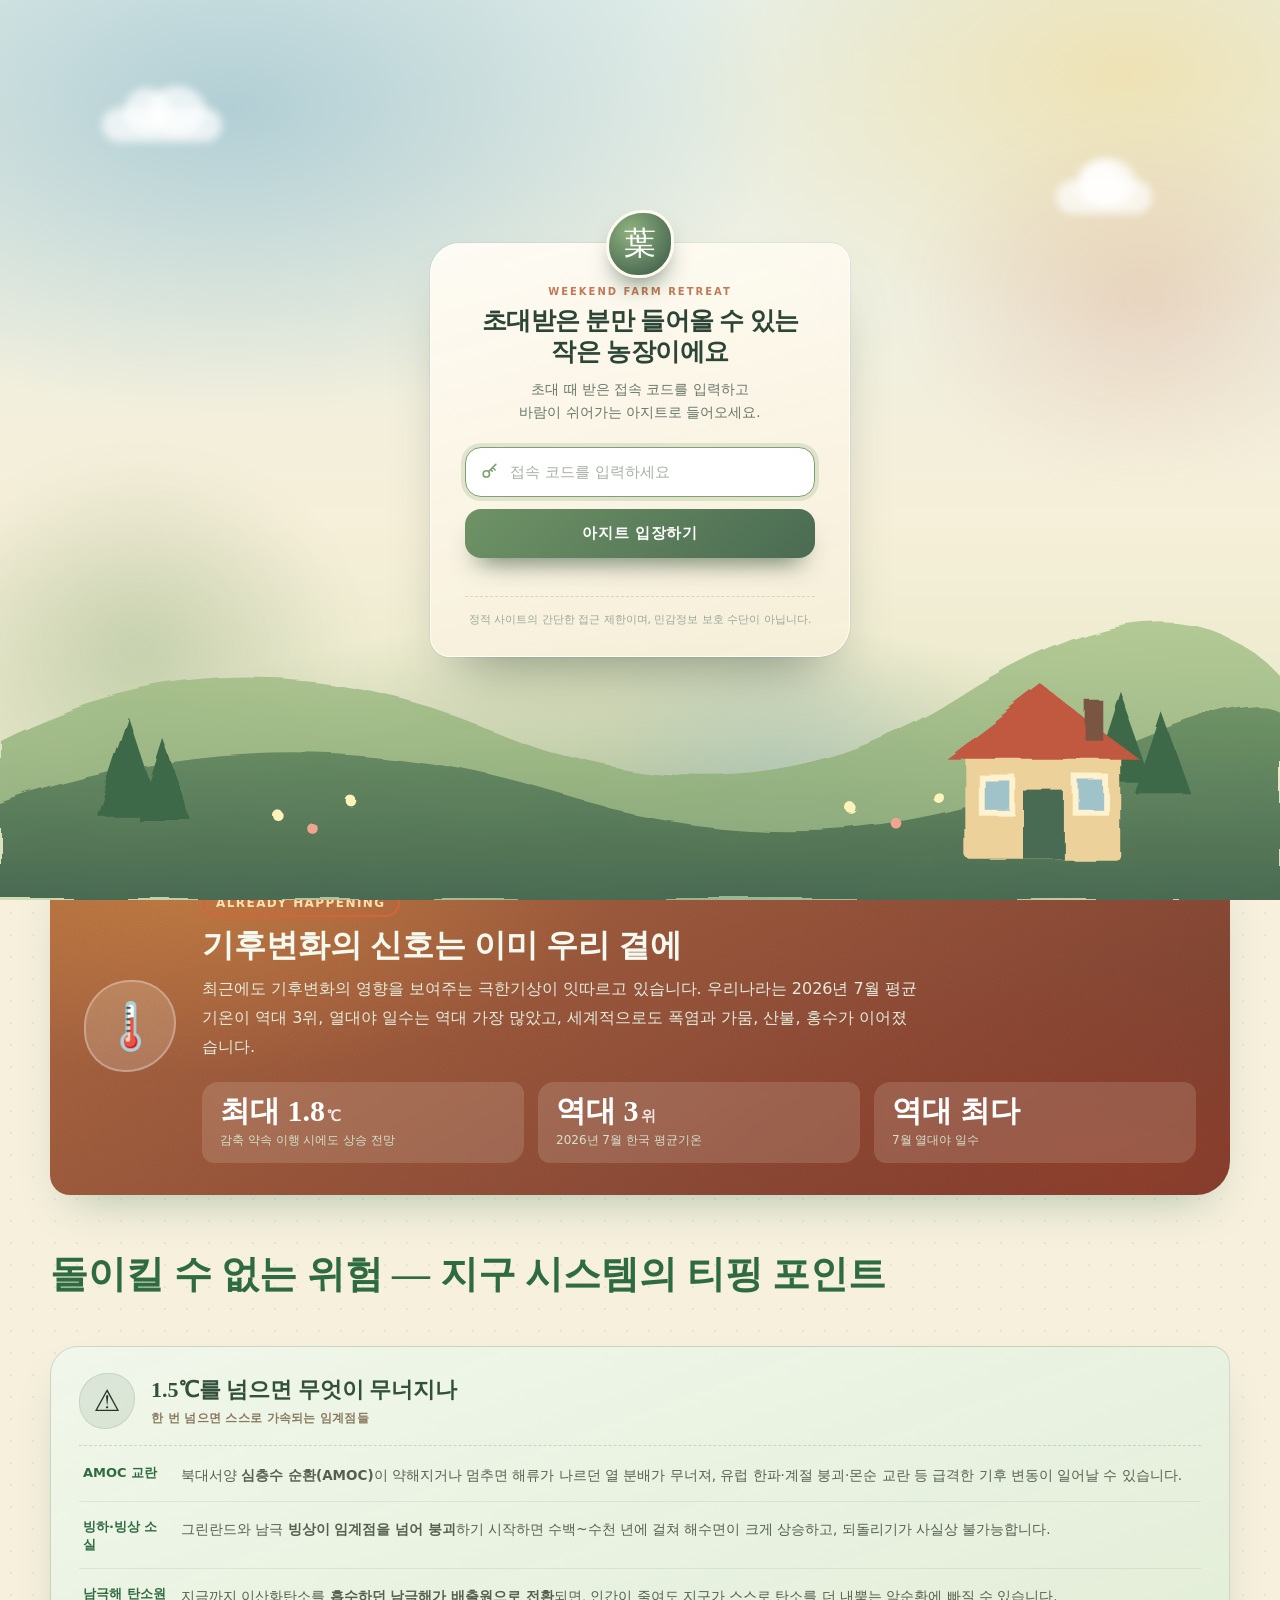
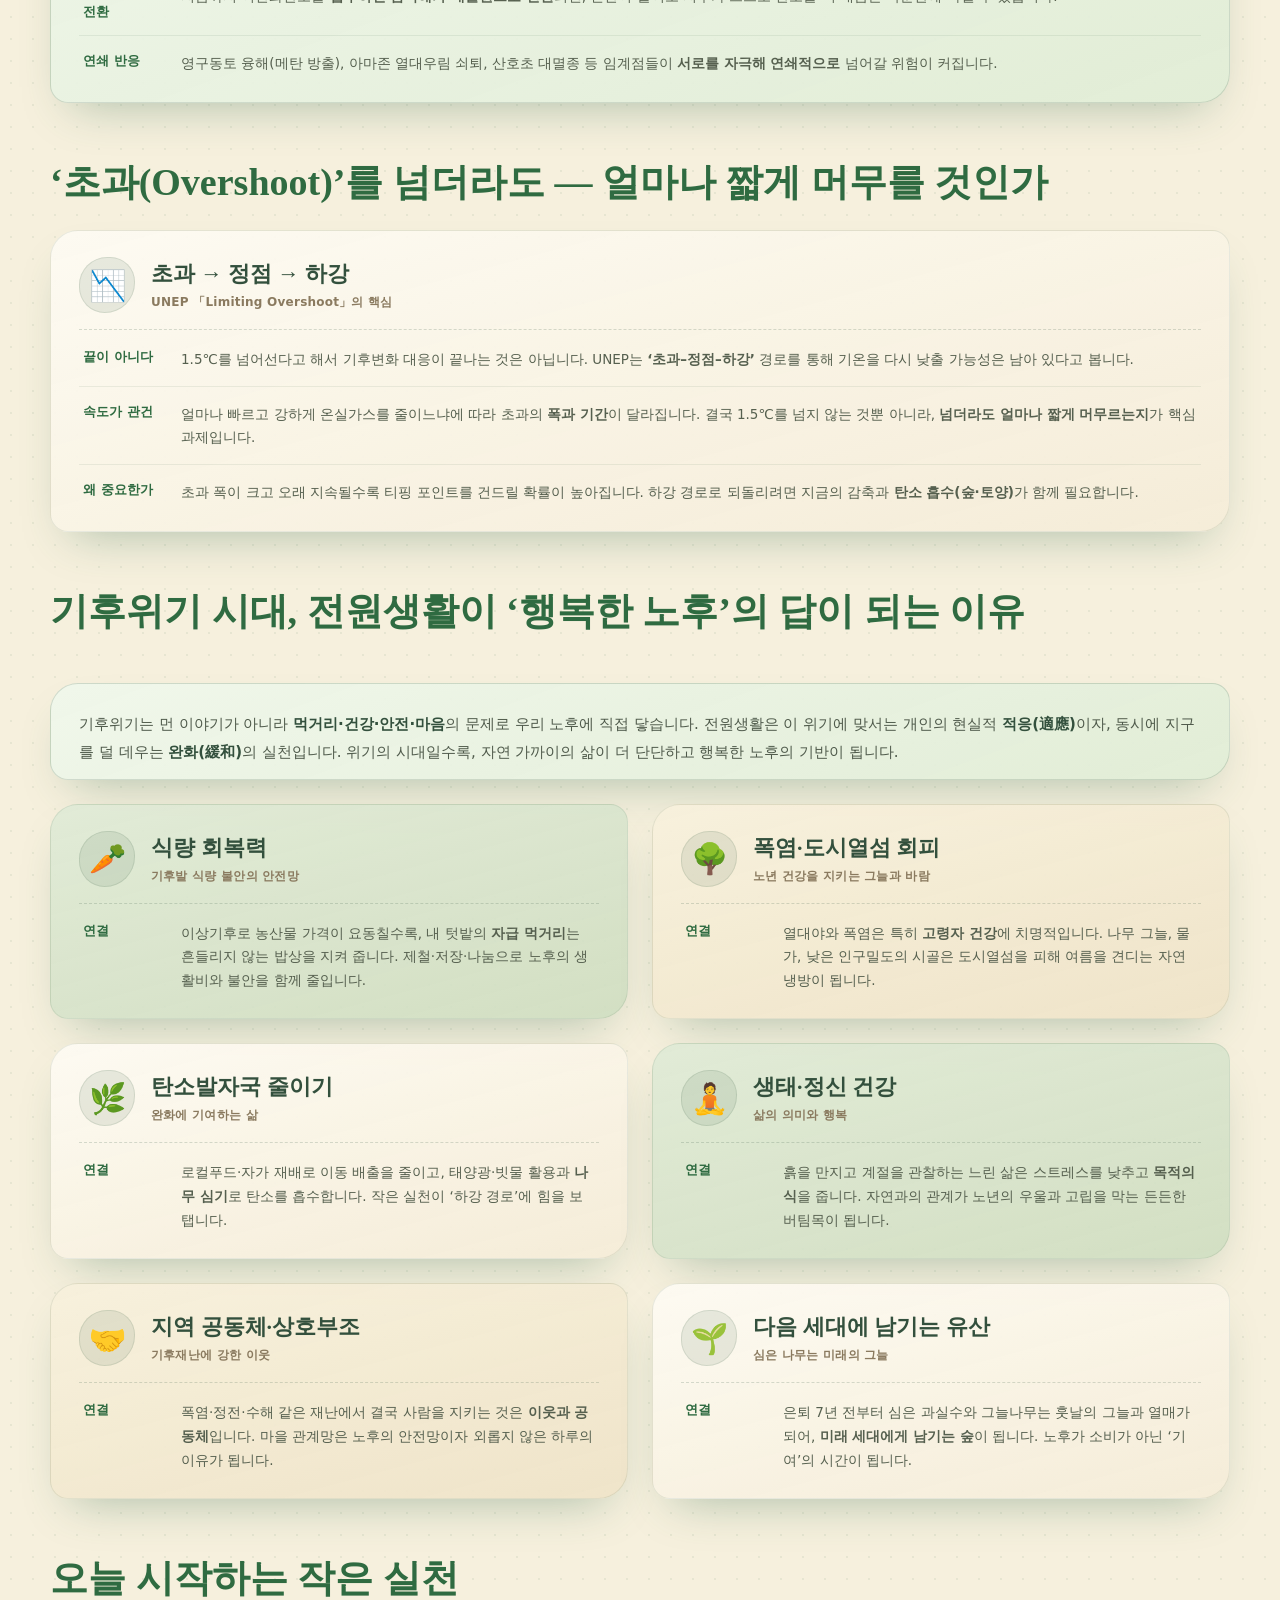
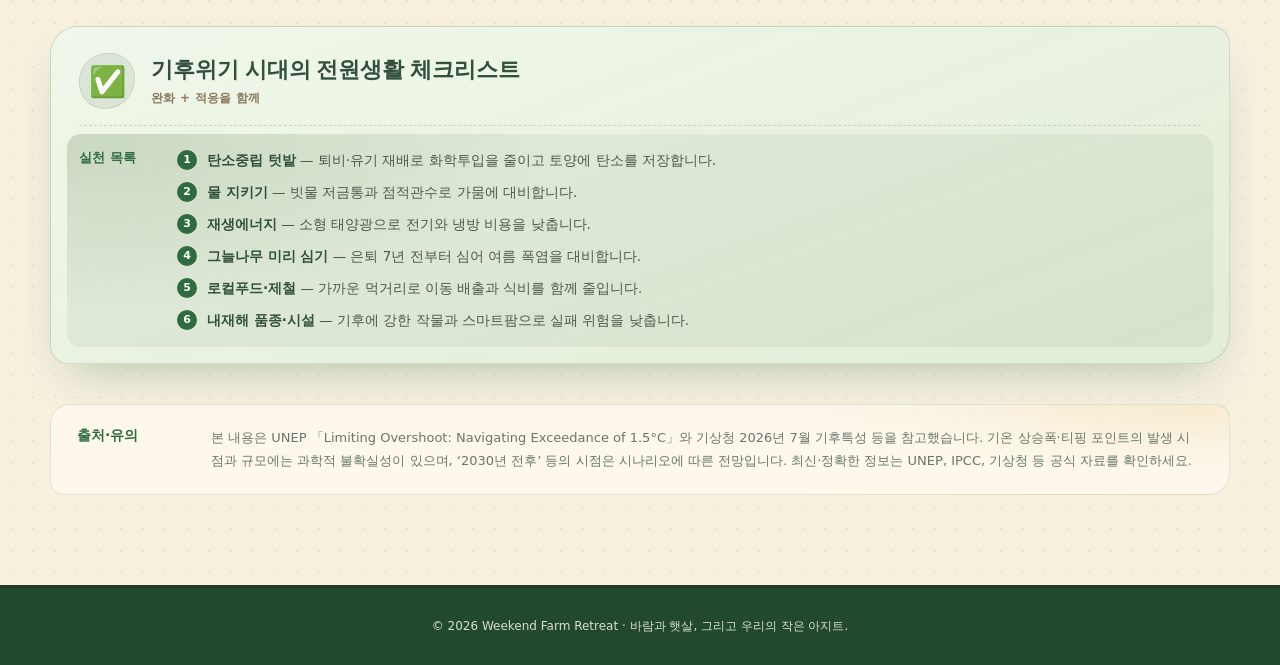
<file: docs/climate.html>
<!doctype html>
<html lang="ko">
<head>
  <meta charset="utf-8">
  <meta name="viewport" content="width=device-width, initial-scale=1">
  <title>기후위기와 전원생활 | 주말농장 아지트</title>
  <meta name="description" content="지구 온도 1.5°C 초과와 티핑 포인트의 위험, 그리고 전원생활이 행복한 노후의 답이 되는 이유 — 기후위기 시대의 삶의 가치">
  <link rel="stylesheet" href="styles.css">
  <script src="assets/site.js" defer></script>
</head>
<body>
  <header class="site-header">
    <nav class="nav shell" aria-label="주요 메뉴">
      <a class="brand" href="index.html"><i class="brand-mark">葉</i><span>주말농장 아지트<small>WEEKEND FARM RETREAT</small></span></a>
      <div class="links">
        <a href="index.html" data-i18n="home">홈</a>
        <a href="dashboard.html" data-i18n="dashboard">대시보드</a>
        <a href="calendar.html" data-i18n="calendar">농장 캘린더</a>
        <a href="gallery.html" data-i18n="gallery">사진첩</a>
        <a href="agri-stocks.html" data-i18n="agriStocks">농산물 주식</a>
        <a href="smart-farm.html" data-i18n="smartFarm">스마트 팜</a>
        <a href="edu-center.html" data-i18n="eduCenter">교육센터 창업</a>
        <a href="farm-shelter.html" data-i18n="farmShelter">농막·체류형 쉼터</a>
        <a href="certifications.html" data-i18n="certifications">자격증</a>
        <a class="active" href="climate.html" data-i18n="climate">기후위기</a>
        <div class="language-toggle" aria-label="언어 선택"><button type="button" data-lang="ko">한글</button><button type="button" data-lang="en">EN</button></div>
      </div>
    </nav>
  </header>

  <main class="page-main shell cert-main">
    <div class="page-intro">
      <div>
        <span class="eyebrow">Climate crisis &amp; country life</span>
        <h1 class="page-title" data-i18n="climateTitle">지구 온도 1.5℃ 초과, 기후위기 ‘한계선’ 무너진다</h1>
        <p data-i18n="climateIntro">UN 환경계획(UNEP)은 지구 평균기온이 산업화 이전보다 1.5℃ 높은 수준을 수년 안에 넘어설 가능성이 크다고 분석했습니다. 무너지는 한계선 앞에서, 전원생활은 왜 ‘행복한 노후’의 현실적인 답이 될 수 있을까요.</p>
      </div>
    </div>

    <!-- 기후 히어로: 냉/온 대비 -->
    <section class="climate-hero" aria-labelledby="climateHeroTitle">
      <div class="climate-hero-figure" aria-hidden="true">
        <strong>1.5<span>℃</span></strong>
        <small>한계선(임계점)</small>
      </div>
      <div class="climate-hero-body">
        <span class="eyebrow" data-i18n="climateAlertEyebrow">돌이킬 수 없는 경고</span>
        <h2 id="climateHeroTitle" data-i18n="climateAlertTitle">1.5℃ 이내 유지 실패 시, 재앙은 2030년 전후부터 본격화</h2>
        <p data-i18n="climateAlertCopy">현재 각국이 내놓은 온실가스 감축 약속을 모두 이행하더라도 기온은 최대 <strong>1.8℃</strong>까지 오를 수 있습니다. 1.5℃를 넘어서면 지구 시스템의 <strong>티핑 포인트(임계점)</strong>를 건드려, 되돌리기 어려운 연쇄 변화가 시작될 수 있습니다.</p>
      </div>
    </section>

    <!-- 지금 무슨 일이 -->
    <section aria-labelledby="climateNowTitle">
      <h2 id="climateNowTitle" class="cert-section-title" data-i18n="climateNowTitle">지금, 무슨 일이 일어나고 있나</h2>
      <div class="cert-highlight climate-now">
        <div class="cert-highlight-badge" aria-hidden="true">🌡️</div>
        <div class="cert-highlight-body">
          <span class="eyebrow">Already happening</span>
          <h2>기후변화의 신호는 이미 우리 곁에</h2>
          <p>최근에도 기후변화의 영향을 보여주는 극한기상이 잇따르고 있습니다. 우리나라는 2026년 7월 평균기온이 역대 3위, 열대야 일수는 역대 가장 많았고, 세계적으로도 폭염과 가뭄, 산불, 홍수가 이어졌습니다.</p>
          <ul class="cert-highlight-stats">
            <li><strong>최대 1.8<span>℃</span></strong><small>감축 약속 이행 시에도 상승 전망</small></li>
            <li><strong>역대 3<span>위</span></strong><small>2026년 7월 한국 평균기온</small></li>
            <li><strong>역대 최다</strong><small>7월 열대야 일수</small></li>
          </ul>
        </div>
      </div>
    </section>

    <!-- 티핑 포인트 -->
    <section class="cert-grid" aria-labelledby="tippingTitle">
      <h2 id="tippingTitle" class="cert-section-title" data-i18n="tippingTitle">돌이킬 수 없는 위험 — 지구 시스템의 티핑 포인트</h2>

      <article class="cert-card cert-pro">
        <header class="cert-card-head">
          <span class="cert-icon" aria-hidden="true">⚠️</span>
          <div>
            <h3>1.5℃를 넘으면 무엇이 무너지나</h3>
            <p class="cert-tag">한 번 넘으면 스스로 가속되는 임계점들</p>
          </div>
        </header>
        <dl class="cert-facts">
          <div><dt>AMOC 교란</dt><dd>북대서양 <b>심층수 순환(AMOC)</b>이 약해지거나 멈추면 해류가 나르던 열 분배가 무너져, 유럽 한파·계절 붕괴·몬순 교란 등 급격한 기후 변동이 일어날 수 있습니다.</dd></div>
          <div><dt>빙하·빙상 소실</dt><dd>그린란드와 남극 <b>빙상이 임계점을 넘어 붕괴</b>하기 시작하면 수백~수천 년에 걸쳐 해수면이 크게 상승하고, 되돌리기가 사실상 불가능합니다.</dd></div>
          <div><dt>남극해 탄소원 전환</dt><dd>지금까지 이산화탄소를 <b>흡수하던 남극해가 배출원으로 전환</b>되면, 인간이 줄여도 지구가 스스로 탄소를 더 내뿜는 악순환에 빠질 수 있습니다.</dd></div>
          <div><dt>연쇄 반응</dt><dd>영구동토 융해(메탄 방출), 아마존 열대우림 쇠퇴, 산호초 대멸종 등 임계점들이 <b>서로를 자극해 연쇄적으로</b> 넘어갈 위험이 커집니다.</dd></div>
        </dl>
      </article>
    </section>

    <!-- 오버슈트 -->
    <section aria-labelledby="overshootTitle">
      <h2 id="overshootTitle" class="cert-section-title" data-i18n="overshootTitle">‘초과(Overshoot)’를 넘더라도 — 얼마나 짧게 머무를 것인가</h2>
      <article class="cert-card">
        <header class="cert-card-head">
          <span class="cert-icon" aria-hidden="true">📉</span>
          <div>
            <h3>초과 → 정점 → 하강</h3>
            <p class="cert-tag">UNEP 「Limiting Overshoot」의 핵심</p>
          </div>
        </header>
        <dl class="cert-facts">
          <div><dt>끝이 아니다</dt><dd>1.5℃를 넘어선다고 해서 기후변화 대응이 끝나는 것은 아닙니다. UNEP는 <b>‘초과–정점–하강’</b> 경로를 통해 기온을 다시 낮출 가능성은 남아 있다고 봅니다.</dd></div>
          <div><dt>속도가 관건</dt><dd>얼마나 빠르고 강하게 온실가스를 줄이느냐에 따라 초과의 <b>폭과 기간</b>이 달라집니다. 결국 1.5℃를 넘지 않는 것뿐 아니라, <b>넘더라도 얼마나 짧게 머무르는지</b>가 핵심 과제입니다.</dd></div>
          <div><dt>왜 중요한가</dt><dd>초과 폭이 크고 오래 지속될수록 티핑 포인트를 건드릴 확률이 높아집니다. 하강 경로로 되돌리려면 지금의 감축과 <b>탄소 흡수(숲·토양)</b>가 함께 필요합니다.</dd></div>
        </dl>
      </article>
    </section>

    <!-- 전원생활과의 연결: 행복한 노후 -->
    <section class="cert-grid" aria-labelledby="relateTitle">
      <h2 id="relateTitle" class="cert-section-title" data-i18n="relateTitle">기후위기 시대, 전원생활이 ‘행복한 노후’의 답이 되는 이유</h2>

      <article class="cert-card cert-pro relate-lead">
        <p>기후위기는 먼 이야기가 아니라 <strong>먹거리·건강·안전·마음</strong>의 문제로 우리 노후에 직접 닿습니다. 전원생활은 이 위기에 맞서는 개인의 현실적 <strong>적응(適應)</strong>이자, 동시에 지구를 덜 데우는 <strong>완화(緩和)</strong>의 실천입니다. 위기의 시대일수록, 자연 가까이의 삶이 더 단단하고 행복한 노후의 기반이 됩니다.</p>
      </article>

      <article class="cert-card">
        <header class="cert-card-head"><span class="cert-icon" aria-hidden="true">🥕</span><div><h3>식량 회복력</h3><p class="cert-tag">기후발 식량 불안의 안전망</p></div></header>
        <dl class="cert-facts"><div><dt>연결</dt><dd>이상기후로 농산물 가격이 요동칠수록, 내 텃밭의 <b>자급 먹거리</b>는 흔들리지 않는 밥상을 지켜 줍니다. 제철·저장·나눔으로 노후의 생활비와 불안을 함께 줄입니다.</dd></div></dl>
      </article>

      <article class="cert-card">
        <header class="cert-card-head"><span class="cert-icon" aria-hidden="true">🌳</span><div><h3>폭염·도시열섬 회피</h3><p class="cert-tag">노년 건강을 지키는 그늘과 바람</p></div></header>
        <dl class="cert-facts"><div><dt>연결</dt><dd>열대야와 폭염은 특히 <b>고령자 건강</b>에 치명적입니다. 나무 그늘, 물가, 낮은 인구밀도의 시골은 도시열섬을 피해 여름을 견디는 자연 냉방이 됩니다.</dd></div></dl>
      </article>

      <article class="cert-card">
        <header class="cert-card-head"><span class="cert-icon" aria-hidden="true">🌿</span><div><h3>탄소발자국 줄이기</h3><p class="cert-tag">완화에 기여하는 삶</p></div></header>
        <dl class="cert-facts"><div><dt>연결</dt><dd>로컬푸드·자가 재배로 이동 배출을 줄이고, 태양광·빗물 활용과 <b>나무 심기</b>로 탄소를 흡수합니다. 작은 실천이 ‘하강 경로’에 힘을 보탭니다.</dd></div></dl>
      </article>

      <article class="cert-card">
        <header class="cert-card-head"><span class="cert-icon" aria-hidden="true">🧘</span><div><h3>생태·정신 건강</h3><p class="cert-tag">삶의 의미와 행복</p></div></header>
        <dl class="cert-facts"><div><dt>연결</dt><dd>흙을 만지고 계절을 관찰하는 느린 삶은 스트레스를 낮추고 <b>목적의식</b>을 줍니다. 자연과의 관계가 노년의 우울과 고립을 막는 든든한 버팀목이 됩니다.</dd></div></dl>
      </article>

      <article class="cert-card">
        <header class="cert-card-head"><span class="cert-icon" aria-hidden="true">🤝</span><div><h3>지역 공동체·상호부조</h3><p class="cert-tag">기후재난에 강한 이웃</p></div></header>
        <dl class="cert-facts"><div><dt>연결</dt><dd>폭염·정전·수해 같은 재난에서 결국 사람을 지키는 것은 <b>이웃과 공동체</b>입니다. 마을 관계망은 노후의 안전망이자 외롭지 않은 하루의 이유가 됩니다.</dd></div></dl>
      </article>

      <article class="cert-card">
        <header class="cert-card-head"><span class="cert-icon" aria-hidden="true">🌱</span><div><h3>다음 세대에 남기는 유산</h3><p class="cert-tag">심은 나무는 미래의 그늘</p></div></header>
        <dl class="cert-facts"><div><dt>연결</dt><dd>은퇴 7년 전부터 심은 과실수와 그늘나무는 훗날의 그늘과 열매가 되어, <b>미래 세대에게 남기는 숲</b>이 됩니다. 노후가 소비가 아닌 ‘기여’의 시간이 됩니다.</dd></div></dl>
      </article>
    </section>

    <!-- 오늘의 실천 -->
    <section aria-labelledby="actionTitle">
      <h2 id="actionTitle" class="cert-section-title" data-i18n="actionTitle">오늘 시작하는 작은 실천</h2>
      <article class="cert-card cert-pro">
        <header class="cert-card-head">
          <span class="cert-icon" aria-hidden="true">✅</span>
          <div>
            <h3>기후위기 시대의 전원생활 체크리스트</h3>
            <p class="cert-tag">완화 + 적응을 함께</p>
          </div>
        </header>
        <dl class="cert-facts">
          <div class="cert-job"><dt>실천 목록</dt><dd>
            <ol>
              <li><b>탄소중립 텃밭</b> — 퇴비·유기 재배로 화학투입을 줄이고 토양에 탄소를 저장합니다.</li>
              <li><b>물 지키기</b> — 빗물 저금통과 점적관수로 가뭄에 대비합니다.</li>
              <li><b>재생에너지</b> — 소형 태양광으로 전기와 냉방 비용을 낮춥니다.</li>
              <li><b>그늘나무 미리 심기</b> — 은퇴 7년 전부터 심어 여름 폭염을 대비합니다.</li>
              <li><b>로컬푸드·제철</b> — 가까운 먹거리로 이동 배출과 식비를 함께 줄입니다.</li>
              <li><b>내재해 품종·시설</b> — 기후에 강한 작물과 스마트팜으로 실패 위험을 낮춥니다.</li>
            </ol>
          </dd></div>
        </dl>
      </article>
    </section>

    <section class="cert-notice" aria-labelledby="climateNoticeTitle">
      <h2 id="climateNoticeTitle" class="visually-hidden">유의 안내</h2>
      <p>
        <strong>출처·유의</strong>
        <span>본 내용은 UNEP 「Limiting Overshoot: Navigating Exceedance of 1.5°C」와 기상청 2026년 7월 기후특성 등을 참고했습니다. 기온 상승폭·티핑 포인트의 발생 시점과 규모에는 과학적 불확실성이 있으며, ‘2030년 전후’ 등의 시점은 시나리오에 따른 전망입니다. 최신·정확한 정보는 UNEP, IPCC, 기상청 등 공식 자료를 확인하세요.</span>
      </p>
    </section>
  </main>

  <footer><div class="shell">© 2026 Weekend Farm Retreat · 바람과 햇살, 그리고 우리의 작은 아지트.</div></footer>
  <script src="i18n.js"></script>
</body>
</html>
</file>
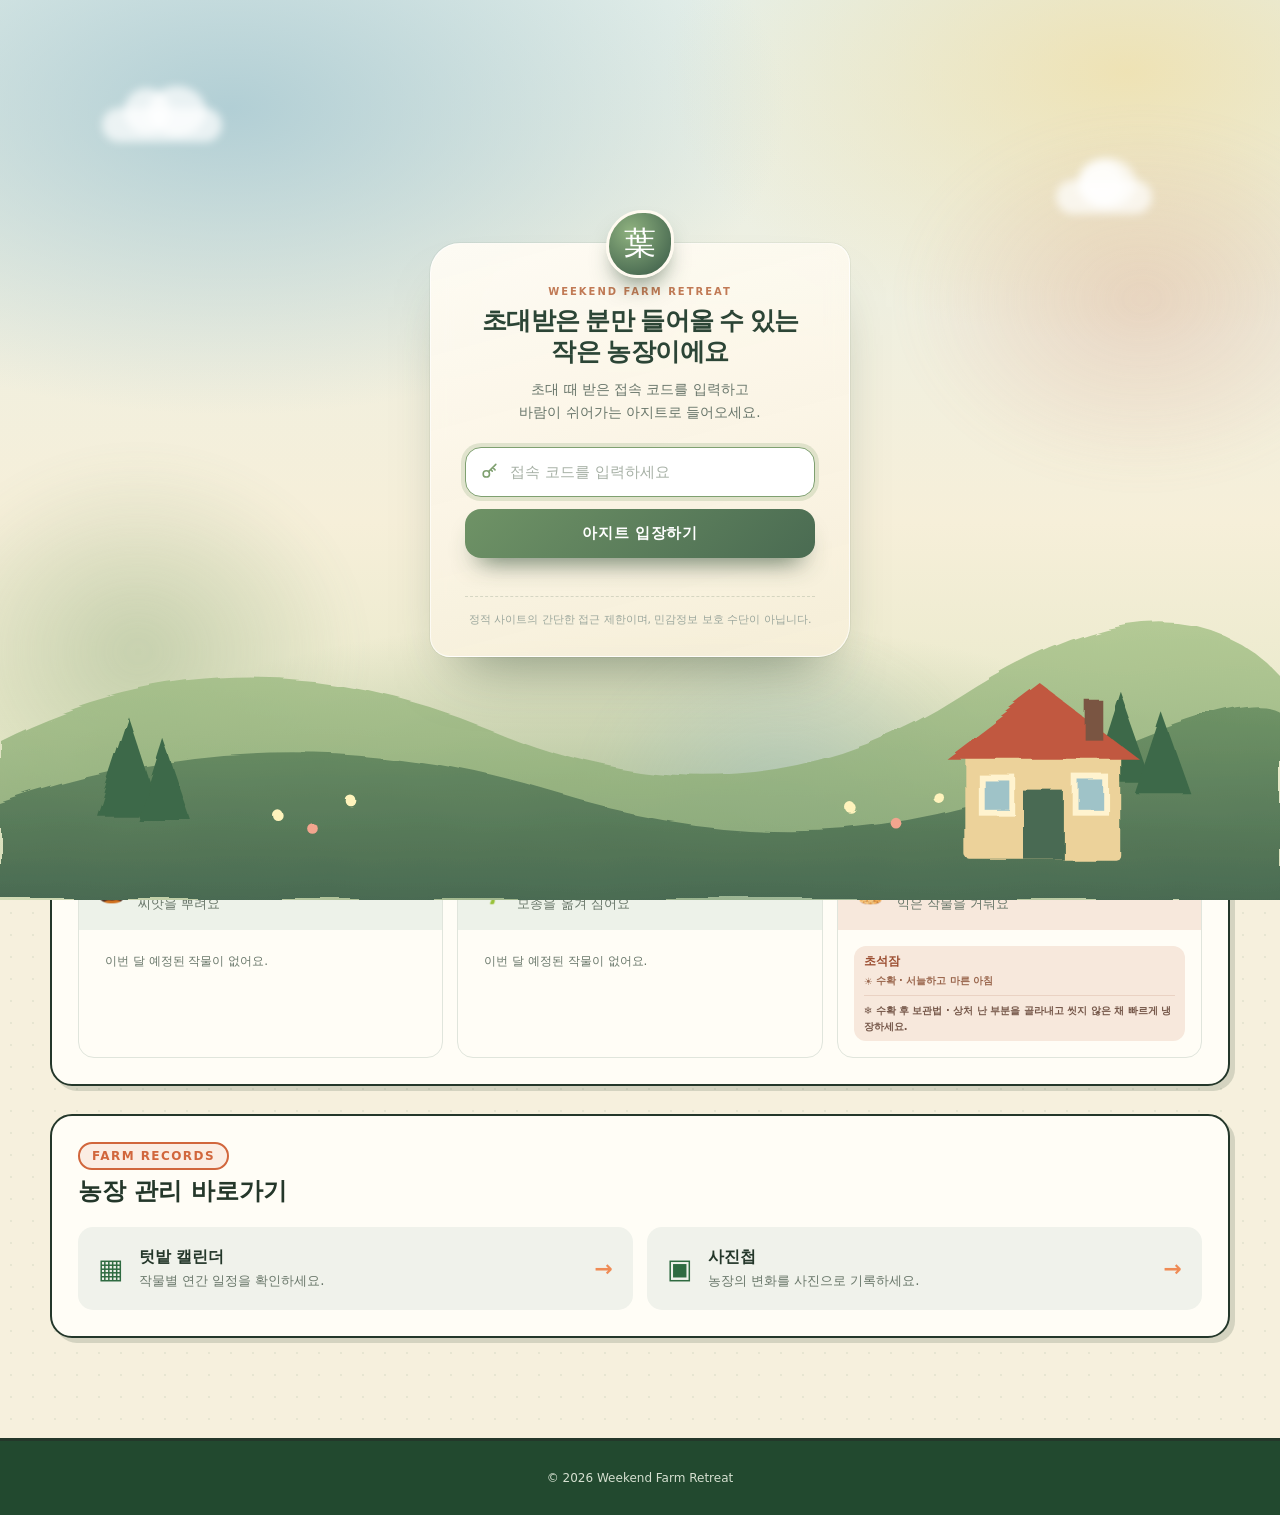
<file: docs/dashboard.html>
<!doctype html>
<html lang="ko">
<head>
  <meta charset="utf-8">
  <meta name="viewport" content="width=device-width, initial-scale=1">
  <title>농장 대시보드 | 주말농장 아지트</title>
  <meta name="description" content="이번 달 농작업과 주말농장 기록을 한눈에 확인하는 대시보드">
  <link rel="stylesheet" href="styles.css">
  <script src="assets/site.js" defer></script>
</head>
<body>
  <header class="site-header">
    <nav class="nav shell" aria-label="주요 메뉴">
      <a class="brand" href="index.html"><i class="brand-mark">葉</i><span>주말농장 아지트<small>WEEKEND FARM RETREAT</small></span></a>
      <div class="links">
        <a href="index.html" data-i18n="home">홈</a>
        <a class="active" href="dashboard.html" data-i18n="dashboard">대시보드</a>
        <a href="calendar.html" data-i18n="calendar">농장 캘린더</a>
        <a href="gallery.html" data-i18n="gallery">사진첩</a><a href="agri-stocks.html" data-i18n="agriStocks">농산물 주식</a><a href="smart-farm.html" data-i18n="smartFarm">스마트 팜</a><a href="edu-center.html" data-i18n="eduCenter">교육센터 창업</a><a href="farm-shelter.html" data-i18n="farmShelter">농막·체류형 쉼터</a><a href="certifications.html" data-i18n="certifications">자격증</a><a href="climate.html" data-i18n="climate">기후위기</a>
        <div class="language-toggle" aria-label="언어 선택"><button type="button" data-lang="ko">한글</button><button type="button" data-lang="en">EN</button></div>
      </div>
    </nav>
  </header>
  <main class="page-main shell dashboard-main">
    <section class="dashboard-hero">
      <div><span class="eyebrow">Farm dashboard</span><h1 class="page-title" data-i18n="dashboardTitle">이번 달 농장 한눈에 보기</h1><p data-i18n="dashboardIntro">파종부터 수확, 사진 기록까지 이번 주말에 챙길 일을 한곳에서 확인하세요.</p></div>
      <div class="month-badge"><small data-i18n="currentPlan">현재 농사 계획</small><strong id="dashboardMonth"></strong></div>
    </section>
    <section class="dashboard-stats" aria-label="농장 현황">
      <article class="crop-summary">
        <div class="crop-total"><span>🌱</span><div><strong id="annualCropCount">—</strong><small data-i18n="totalCrops">총합</small></div></div>
        <div><h2 data-i18n="annualCrops">올해 재배 작물 현황</h2><ul id="categoryCropCounts" class="category-counts"></ul></div>
      </article>
      <article><span>🧺</span><div><strong id="harvestCropCount">—</strong><small data-i18n="harvestCrops">이번 달 수확 작물</small></div></article>
      <article><span>📷</span><div><strong id="photoCount">—</strong><small data-i18n="storedPhotos">보관된 농장 사진</small></div></article>
    </section>
    <section class="task-board" aria-labelledby="monthlyTasksTitle">
      <div class="dashboard-section-heading"><div><span class="eyebrow">Monthly work</span><h2 id="monthlyTasksTitle" data-i18n="monthlyTasks">이번 달 농작업</h2></div><a href="calendar.html" data-i18n="viewCalendar">전체 캘린더 보기 →</a></div>
      <p class="temperature-guide"><span aria-hidden="true">🌡️</span><span data-i18n="temperatureGuide">달력의 시기와 함께 재배 조건을 확인하세요. 파종은 평균 지온, 정식은 평균 기온 기준의 권장 범위예요. 수확은 정해진 평균 적온보다 작물의 성숙도와 마른 날씨가 더 중요하며, 수확 직후 작물별 보관법도 확인해 주세요.</span></p>
      <div class="task-columns">
        <article class="task-card sow"><header><span>🌰</span><div><h3 data-i18n="sowTerm">파종</h3><small data-i18n="sowShort">씨앗을 뿌려요</small></div></header><ul id="sowTasks"></ul></article>
        <article class="task-card plant"><header><span>🌱</span><div><h3 data-i18n="plantTerm">정식</h3><small data-i18n="plantShort">모종을 옮겨 심어요</small></div></header><ul id="plantTasks"></ul></article>
        <article class="task-card harvest"><header><span>🧺</span><div><h3 data-i18n="harvestTerm">수확</h3><small data-i18n="harvestShort">익은 작물을 거둬요</small></div></header><ul id="harvestTasks"></ul></article>
      </div>
    </section>
    <section class="dashboard-links" aria-labelledby="quickLinksTitle">
      <div class="dashboard-section-heading"><div><span class="eyebrow">Farm records</span><h2 id="quickLinksTitle" data-i18n="quickLinks">농장 관리 바로가기</h2></div></div>
      <div class="quick-link-grid"><a href="calendar.html"><span>▦</span><div><strong data-i18n="calendarCard">텃밭 캘린더</strong><small data-i18n="calendarQuick">작물별 연간 일정을 확인하세요.</small></div><b>→</b></a><a href="gallery.html"><span>▣</span><div><strong data-i18n="gallery">사진첩</strong><small data-i18n="galleryQuick">농장의 변화를 사진으로 기록하세요.</small></div><b>→</b></a></div>
    </section>
  </main>
  <footer><div class="shell">© 2026 Weekend Farm Retreat</div></footer>
  <script src="i18n.js"></script><script src="app.js"></script><script src="dashboard.js"></script>
</body>
</html>
</file>
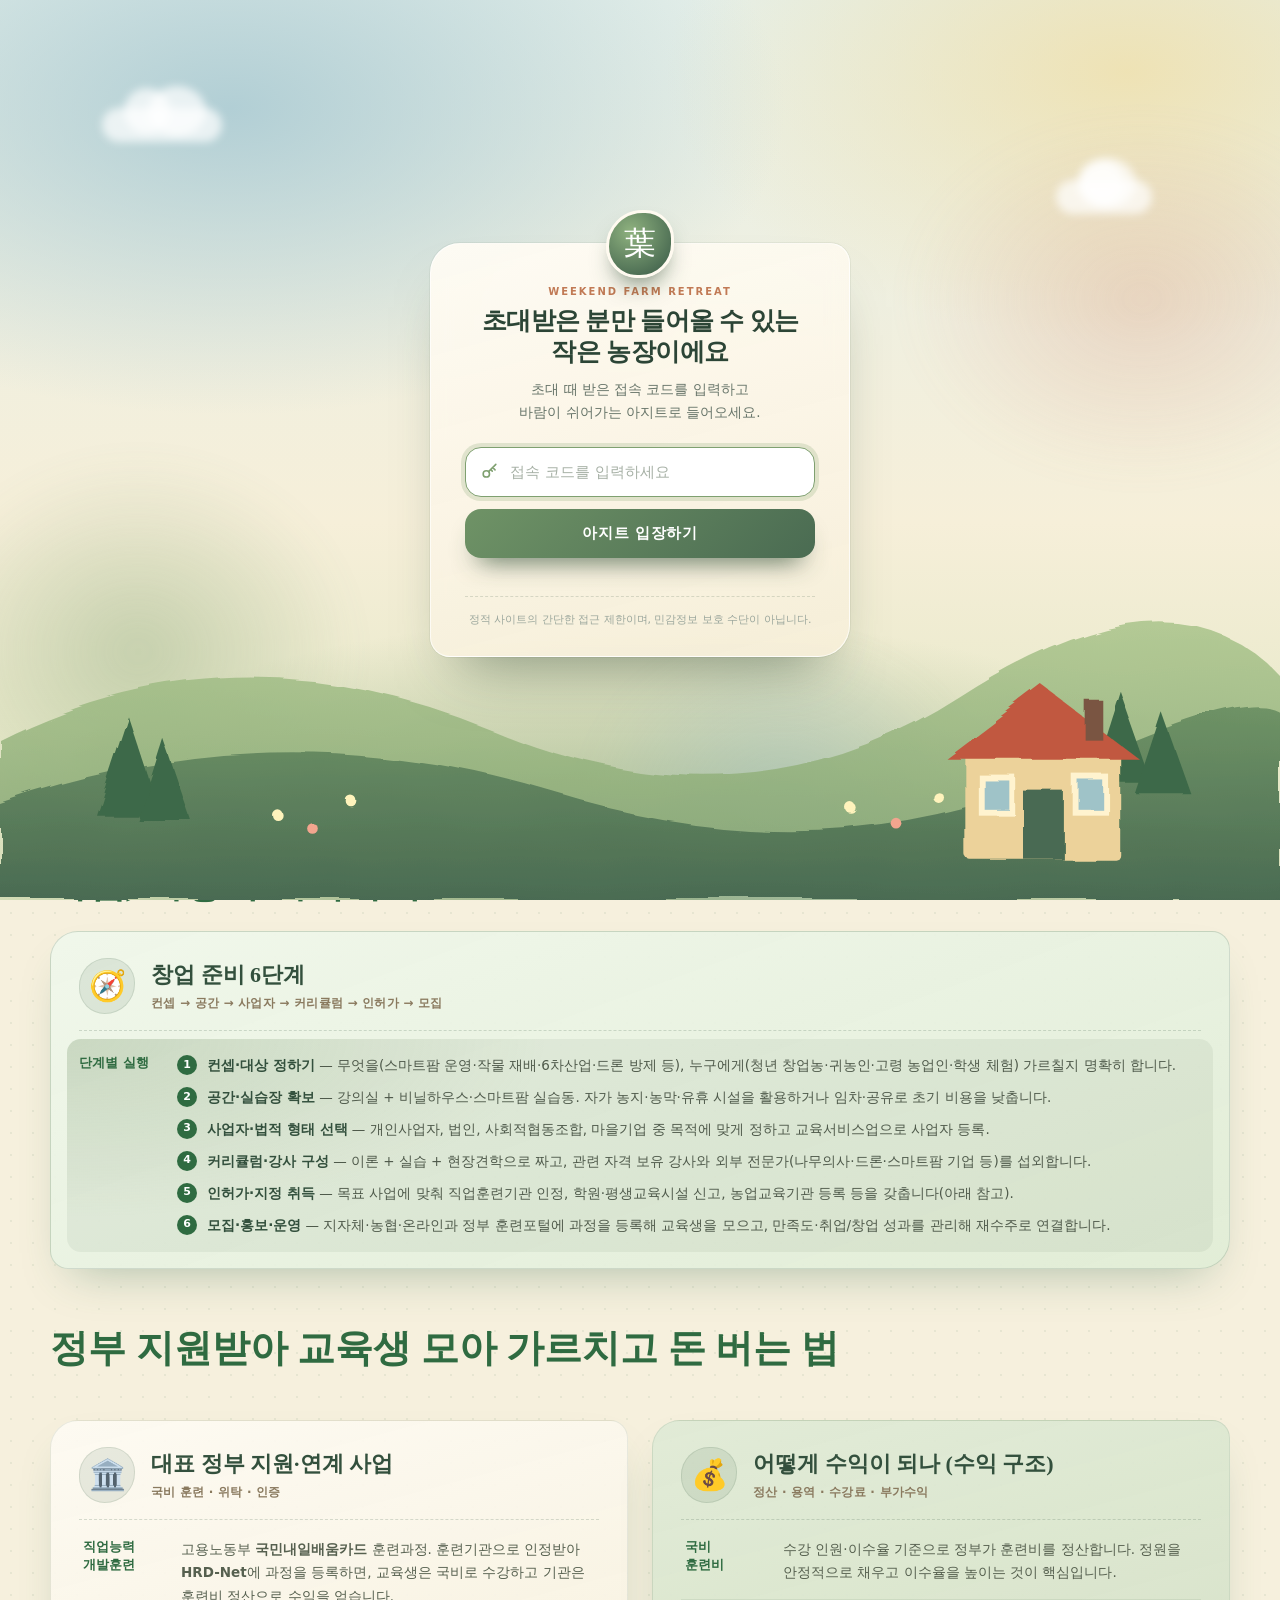
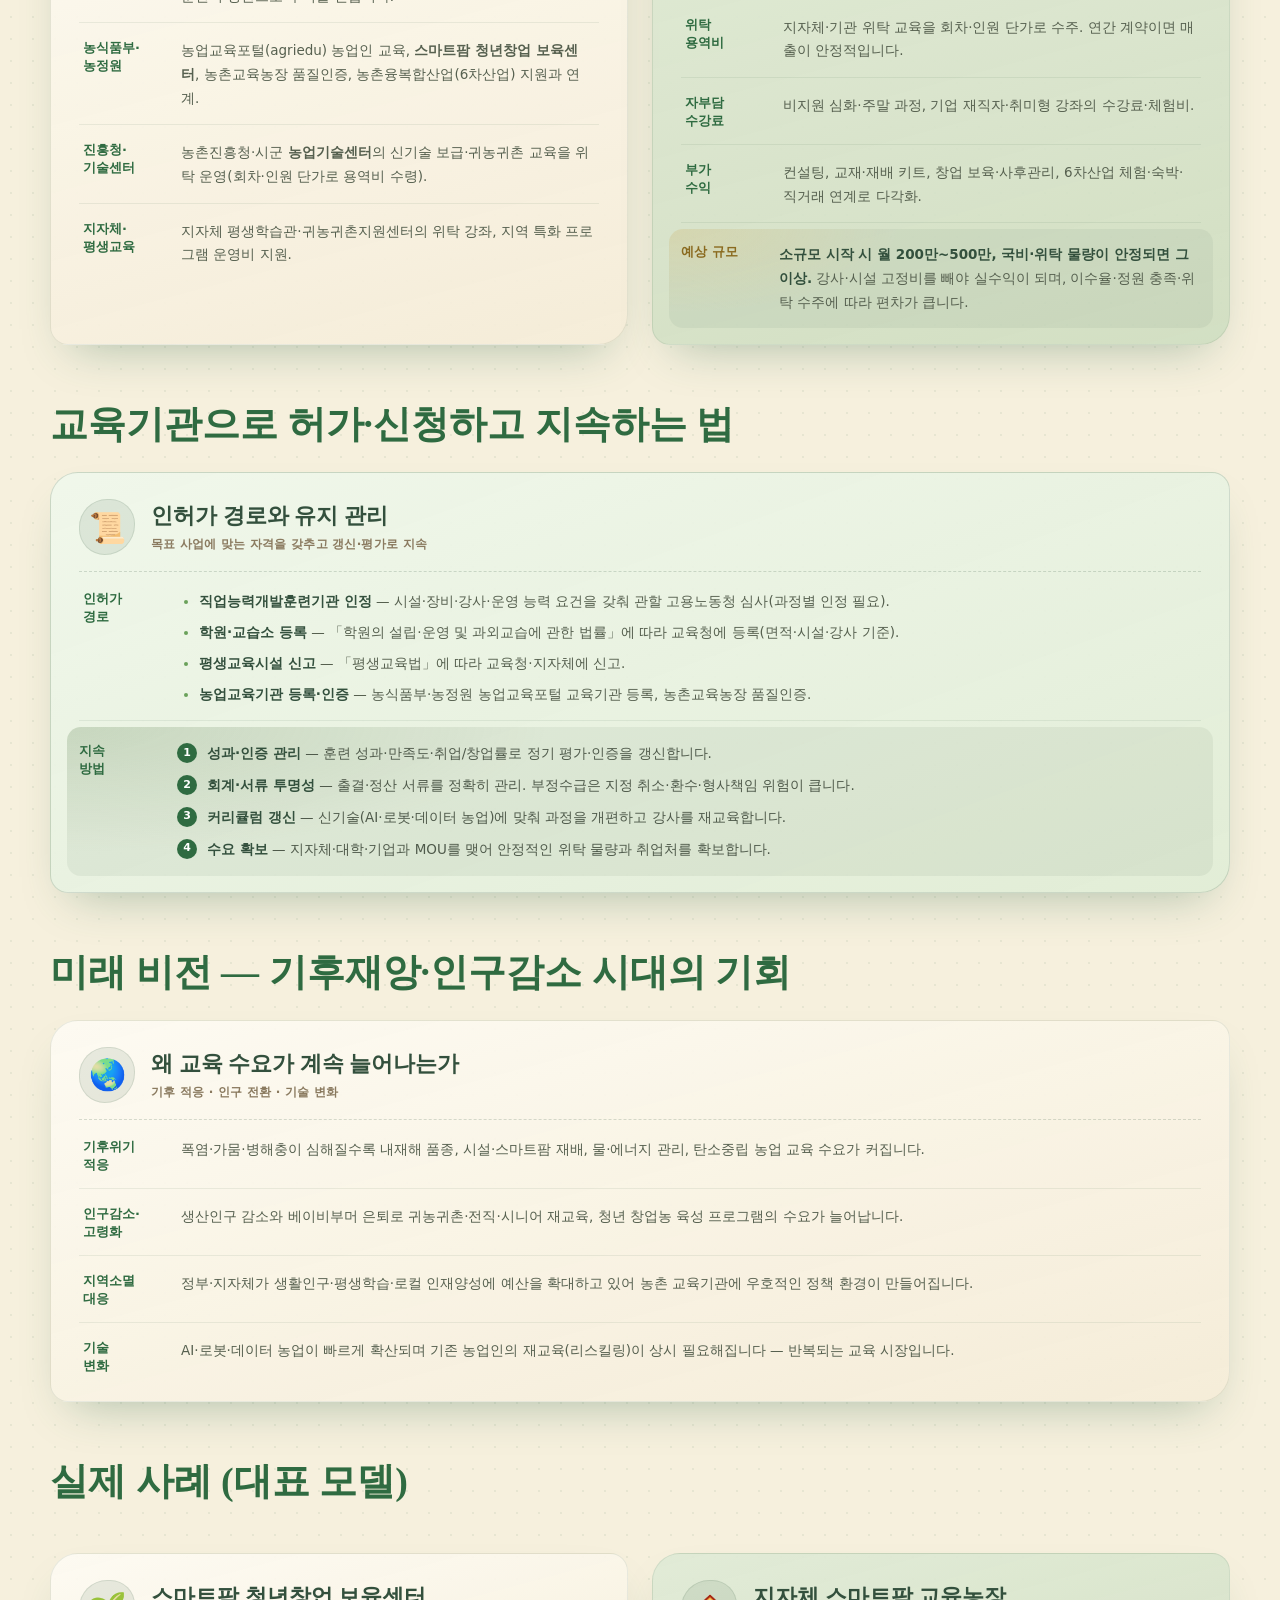
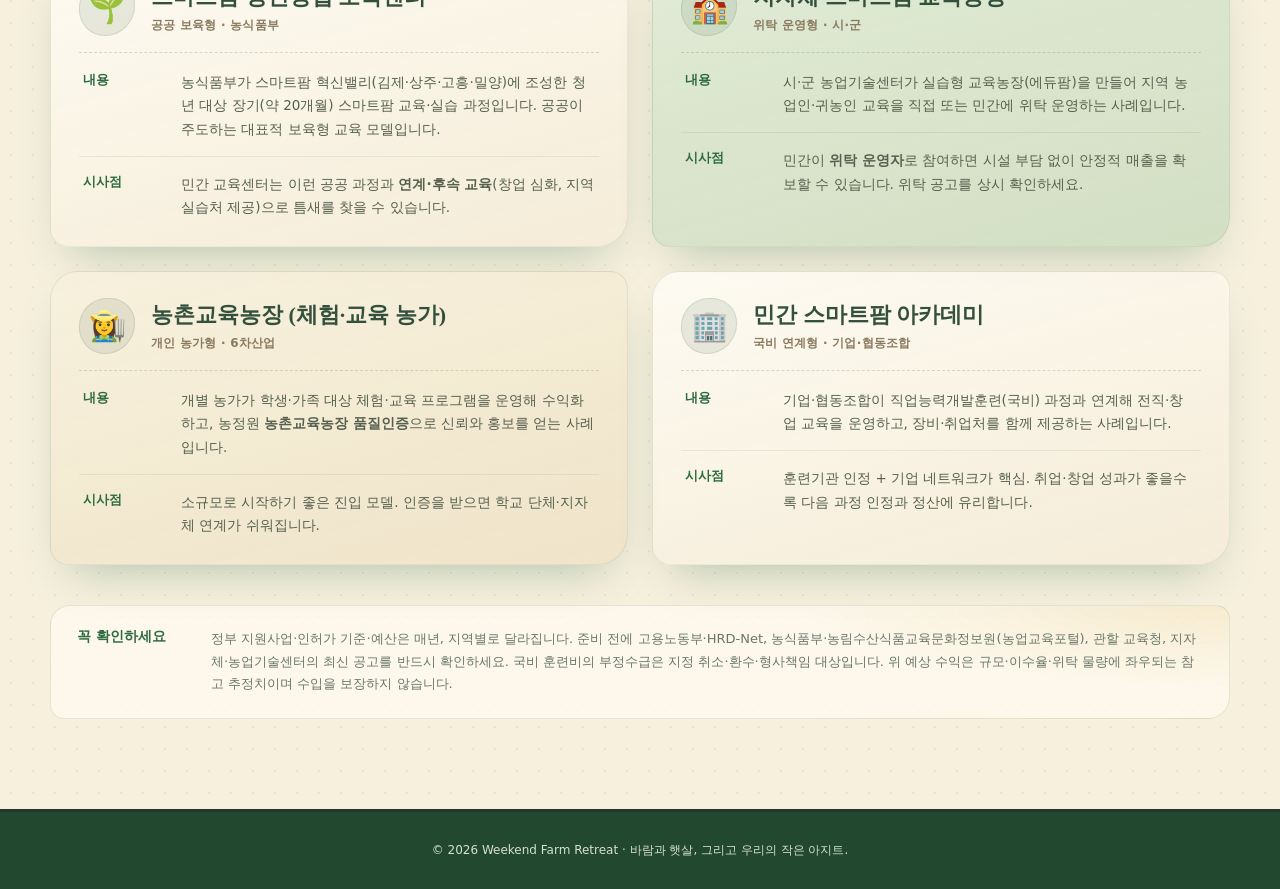
<file: docs/edu-center.html>
<!doctype html>
<html lang="ko">
<head>
  <meta charset="utf-8">
  <meta name="viewport" content="width=device-width, initial-scale=1">
  <title>농촌 스마트팜 교육센터 창업·운영 | 주말농장 아지트</title>
  <meta name="description" content="귀촌해서 스마트팜 교육센터·학원을 열어 정부 지원으로 교육생을 모아 가르치고 지속 가능한 수입을 만드는 방법 — 창업 절차, 정부 지원사업, 교육기관 인허가, 미래 비전, 실제 사례">
  <link rel="stylesheet" href="styles.css">
  <script src="assets/site.js" defer></script>
</head>
<body>
  <header class="site-header">
    <nav class="nav shell" aria-label="주요 메뉴">
      <a class="brand" href="index.html"><i class="brand-mark">葉</i><span>주말농장 아지트<small>WEEKEND FARM RETREAT</small></span></a>
      <div class="links">
        <a href="index.html" data-i18n="home">홈</a>
        <a href="dashboard.html" data-i18n="dashboard">대시보드</a>
        <a href="calendar.html" data-i18n="calendar">농장 캘린더</a>
        <a href="gallery.html" data-i18n="gallery">사진첩</a>
        <a href="agri-stocks.html" data-i18n="agriStocks">농산물 주식</a>
        <a href="smart-farm.html" data-i18n="smartFarm">스마트 팜</a>
        <a class="active" href="edu-center.html" data-i18n="eduCenter">교육센터 창업</a>
        <a href="farm-shelter.html" data-i18n="farmShelter">농막·체류형 쉼터</a>
        <a href="certifications.html" data-i18n="certifications">자격증</a><a href="climate.html" data-i18n="climate">기후위기</a>
        <div class="language-toggle" aria-label="언어 선택"><button type="button" data-lang="ko">한글</button><button type="button" data-lang="en">EN</button></div>
      </div>
    </nav>
  </header>

  <main class="page-main shell cert-main">
    <div class="page-intro">
      <div>
        <span class="eyebrow">Rural education business</span>
        <h1 class="page-title" data-i18n="eduTitle">농촌 스마트팜 교육센터 창업·운영</h1>
        <p data-i18n="eduIntro">귀촌해서 '스마트팜 교육센터'나 학원을 열어, 정부 지원을 활용해 교육생을 모아 가르치고 지속 가능한 수입을 만드는 방법을 정리했습니다. 기후위기와 인구감소 시대에 '농업 교육'은 오히려 커지는 시장입니다.</p>
      </div>
    </div>

    <!-- 미래 비전 하이라이트 -->
    <section class="cert-highlight" aria-labelledby="eduVisionTitle">
      <div class="cert-highlight-badge" aria-hidden="true">🎓</div>
      <div class="cert-highlight-body">
        <span class="eyebrow" data-i18n="eduVisionEyebrow">왜 지금, 농촌 교육센터인가</span>
        <h2 id="eduVisionTitle" data-i18n="eduVisionTitle">기후위기·인구감소가 오히려 키우는 교육 수요</h2>
        <p data-i18n="eduVisionCopy">기후재앙으로 노지 농업의 불확실성이 커지면서 <strong>시설·스마트팜 전환 교육</strong> 수요가 늘고, 인구감소·베이비부머 은퇴로 <strong>귀농귀촌·제2인생 재교육</strong> 시장이 확대됩니다. 정부는 지역소멸 대응으로 농촌 평생교육·직업훈련 예산을 늘리고 있어, 교육센터는 기후·인구 변화의 '수혜 업종'이 될 수 있습니다.</p>
        <ul class="cert-highlight-stats">
          <li><strong>기후위기</strong><small>내재해·스마트팜 전환 재교육 ↑</small></li>
          <li><strong>인구감소</strong><small>귀농귀촌·시니어 전직 교육 ↑</small></li>
          <li><strong>지역소멸</strong><small>평생학습·로컬 인재양성 예산 ↑</small></li>
        </ul>
      </div>
    </section>

    <!-- 사업 시작 단계 -->
    <section aria-labelledby="eduStartTitle">
      <h2 id="eduStartTitle" class="cert-section-title" data-i18n="eduStartTitle">사업, 이렇게 시작하세요</h2>
      <article class="cert-card cert-pro">
        <header class="cert-card-head">
          <span class="cert-icon" aria-hidden="true">🧭</span>
          <div>
            <h3>창업 준비 6단계</h3>
            <p class="cert-tag">컨셉 → 공간 → 사업자 → 커리큘럼 → 인허가 → 모집</p>
          </div>
        </header>
        <dl class="cert-facts">
          <div class="cert-job"><dt>단계별 실행</dt><dd>
            <ol>
              <li><b>컨셉·대상 정하기</b> — 무엇을(스마트팜 운영·작물 재배·6차산업·드론 방제 등), 누구에게(청년 창업농·귀농인·고령 농업인·학생 체험) 가르칠지 명확히 합니다.</li>
              <li><b>공간·실습장 확보</b> — 강의실 + 비닐하우스·스마트팜 실습동. 자가 농지·농막·유휴 시설을 활용하거나 임차·공유로 초기 비용을 낮춥니다.</li>
              <li><b>사업자·법적 형태 선택</b> — 개인사업자, 법인, 사회적협동조합, 마을기업 중 목적에 맞게 정하고 교육서비스업으로 사업자 등록.</li>
              <li><b>커리큘럼·강사 구성</b> — 이론 + 실습 + 현장견학으로 짜고, 관련 자격 보유 강사와 외부 전문가(나무의사·드론·스마트팜 기업 등)를 섭외합니다.</li>
              <li><b>인허가·지정 취득</b> — 목표 사업에 맞춰 직업훈련기관 인정, 학원·평생교육시설 신고, 농업교육기관 등록 등을 갖춥니다(아래 참고).</li>
              <li><b>모집·홍보·운영</b> — 지자체·농협·온라인과 정부 훈련포털에 과정을 등록해 교육생을 모으고, 만족도·취업/창업 성과를 관리해 재수주로 연결합니다.</li>
            </ol>
          </dd></div>
        </dl>
      </article>
    </section>

    <!-- 정부 지원 + 수익화 -->
    <section class="cert-grid" aria-labelledby="eduFundTitle">
      <h2 id="eduFundTitle" class="cert-section-title" data-i18n="eduFundTitle">정부 지원받아 교육생 모아 가르치고 돈 버는 법</h2>

      <article class="cert-card">
        <header class="cert-card-head">
          <span class="cert-icon" aria-hidden="true">🏛️</span>
          <div>
            <h3>대표 정부 지원·연계 사업</h3>
            <p class="cert-tag">국비 훈련 · 위탁 · 인증</p>
          </div>
        </header>
        <dl class="cert-facts">
          <div><dt>직업능력<br>개발훈련</dt><dd>고용노동부 <b>국민내일배움카드</b> 훈련과정. 훈련기관으로 인정받아 <b>HRD-Net</b>에 과정을 등록하면, 교육생은 국비로 수강하고 기관은 훈련비 정산으로 수익을 얻습니다.</dd></div>
          <div><dt>농식품부·<br>농정원</dt><dd>농업교육포털(agriedu) 농업인 교육, <b>스마트팜 청년창업 보육센터</b>, 농촌교육농장 품질인증, 농촌융복합산업(6차산업) 지원과 연계.</dd></div>
          <div><dt>진흥청·<br>기술센터</dt><dd>농촌진흥청·시군 <b>농업기술센터</b>의 신기술 보급·귀농귀촌 교육을 위탁 운영(회차·인원 단가로 용역비 수령).</dd></div>
          <div><dt>지자체·<br>평생교육</dt><dd>지자체 평생학습관·귀농귀촌지원센터의 위탁 강좌, 지역 특화 프로그램 운영비 지원.</dd></div>
        </dl>
      </article>

      <article class="cert-card">
        <header class="cert-card-head">
          <span class="cert-icon" aria-hidden="true">💰</span>
          <div>
            <h3>어떻게 수익이 되나 (수익 구조)</h3>
            <p class="cert-tag">정산 · 용역 · 수강료 · 부가수익</p>
          </div>
        </header>
        <dl class="cert-facts">
          <div><dt>국비<br>훈련비</dt><dd>수강 인원·이수율 기준으로 정부가 훈련비를 정산합니다. 정원을 안정적으로 채우고 이수율을 높이는 것이 핵심입니다.</dd></div>
          <div><dt>위탁<br>용역비</dt><dd>지자체·기관 위탁 교육을 회차·인원 단가로 수주. 연간 계약이면 매출이 안정적입니다.</dd></div>
          <div><dt>자부담<br>수강료</dt><dd>비지원 심화·주말 과정, 기업 재직자·취미형 강좌의 수강료·체험비.</dd></div>
          <div><dt>부가<br>수익</dt><dd>컨설팅, 교재·재배 키트, 창업 보육·사후관리, 6차산업 체험·숙박·직거래 연계로 다각화.</dd></div>
          <div class="cert-income"><dt>예상 규모</dt><dd><strong>소규모 시작 시 월 200만~500만, 국비·위탁 물량이 안정되면 그 이상.</strong> 강사·시설 고정비를 빼야 실수익이 되며, 이수율·정원 충족·위탁 수주에 따라 편차가 큽니다.</dd></div>
        </dl>
      </article>
    </section>

    <!-- 교육기관 허가·지속 -->
    <section aria-labelledby="eduLicenseTitle">
      <h2 id="eduLicenseTitle" class="cert-section-title" data-i18n="eduLicenseTitle">교육기관으로 허가·신청하고 지속하는 법</h2>
      <article class="cert-card cert-pro">
        <header class="cert-card-head">
          <span class="cert-icon" aria-hidden="true">📜</span>
          <div>
            <h3>인허가 경로와 유지 관리</h3>
            <p class="cert-tag">목표 사업에 맞는 자격을 갖추고 갱신·평가로 지속</p>
          </div>
        </header>
        <dl class="cert-facts">
          <div><dt>인허가<br>경로</dt><dd>
            <ul class="edu-list">
              <li><b>직업능력개발훈련기관 인정</b> — 시설·장비·강사·운영 능력 요건을 갖춰 관할 고용노동청 심사(과정별 인정 필요).</li>
              <li><b>학원·교습소 등록</b> — 「학원의 설립·운영 및 과외교습에 관한 법률」에 따라 교육청에 등록(면적·시설·강사 기준).</li>
              <li><b>평생교육시설 신고</b> — 「평생교육법」에 따라 교육청·지자체에 신고.</li>
              <li><b>농업교육기관 등록·인증</b> — 농식품부·농정원 농업교육포털 교육기관 등록, 농촌교육농장 품질인증.</li>
            </ul>
          </dd></div>
          <div class="cert-job"><dt>지속<br>방법</dt><dd>
            <ol>
              <li><b>성과·인증 관리</b> — 훈련 성과·만족도·취업/창업률로 정기 평가·인증을 갱신합니다.</li>
              <li><b>회계·서류 투명성</b> — 출결·정산 서류를 정확히 관리. 부정수급은 지정 취소·환수·형사책임 위험이 큽니다.</li>
              <li><b>커리큘럼 갱신</b> — 신기술(AI·로봇·데이터 농업)에 맞춰 과정을 개편하고 강사를 재교육합니다.</li>
              <li><b>수요 확보</b> — 지자체·대학·기업과 MOU를 맺어 안정적인 위탁 물량과 취업처를 확보합니다.</li>
            </ol>
          </dd></div>
        </dl>
      </article>
    </section>

    <!-- 미래 비전 -->
    <section aria-labelledby="eduFutureTitle">
      <h2 id="eduFutureTitle" class="cert-section-title" data-i18n="eduFutureTitle">미래 비전 — 기후재앙·인구감소 시대의 기회</h2>
      <article class="cert-card">
        <header class="cert-card-head">
          <span class="cert-icon" aria-hidden="true">🌏</span>
          <div>
            <h3>왜 교육 수요가 계속 늘어나는가</h3>
            <p class="cert-tag">기후 적응 · 인구 전환 · 기술 변화</p>
          </div>
        </header>
        <dl class="cert-facts">
          <div><dt>기후위기<br>적응</dt><dd>폭염·가뭄·병해충이 심해질수록 내재해 품종, 시설·스마트팜 재배, 물·에너지 관리, 탄소중립 농업 교육 수요가 커집니다.</dd></div>
          <div><dt>인구감소·<br>고령화</dt><dd>생산인구 감소와 베이비부머 은퇴로 귀농귀촌·전직·시니어 재교육, 청년 창업농 육성 프로그램의 수요가 늘어납니다.</dd></div>
          <div><dt>지역소멸<br>대응</dt><dd>정부·지자체가 생활인구·평생학습·로컬 인재양성에 예산을 확대하고 있어 농촌 교육기관에 우호적인 정책 환경이 만들어집니다.</dd></div>
          <div><dt>기술<br>변화</dt><dd>AI·로봇·데이터 농업이 빠르게 확산되며 기존 농업인의 재교육(리스킬링)이 상시 필요해집니다 — 반복되는 교육 시장입니다.</dd></div>
        </dl>
      </article>
    </section>

    <!-- 실제 사례 -->
    <section class="cert-grid" aria-labelledby="eduCaseTitle">
      <h2 id="eduCaseTitle" class="cert-section-title" data-i18n="eduCaseTitle">실제 사례 (대표 모델)</h2>

      <article class="cert-card">
        <header class="cert-card-head">
          <span class="cert-icon" aria-hidden="true">🌱</span>
          <div>
            <h3>스마트팜 청년창업 보육센터</h3>
            <p class="cert-tag">공공 보육형 · 농식품부</p>
          </div>
        </header>
        <dl class="cert-facts">
          <div><dt>내용</dt><dd>농식품부가 스마트팜 혁신밸리(김제·상주·고흥·밀양)에 조성한 청년 대상 장기(약 20개월) 스마트팜 교육·실습 과정입니다. 공공이 주도하는 대표적 보육형 교육 모델입니다.</dd></div>
          <div><dt>시사점</dt><dd>민간 교육센터는 이런 공공 과정과 <b>연계·후속 교육</b>(창업 심화, 지역 실습처 제공)으로 틈새를 찾을 수 있습니다.</dd></div>
        </dl>
      </article>

      <article class="cert-card">
        <header class="cert-card-head">
          <span class="cert-icon" aria-hidden="true">🏫</span>
          <div>
            <h3>지자체 스마트팜 교육농장</h3>
            <p class="cert-tag">위탁 운영형 · 시·군</p>
          </div>
        </header>
        <dl class="cert-facts">
          <div><dt>내용</dt><dd>시·군 농업기술센터가 실습형 교육농장(에듀팜)을 만들어 지역 농업인·귀농인 교육을 직접 또는 민간에 위탁 운영하는 사례입니다.</dd></div>
          <div><dt>시사점</dt><dd>민간이 <b>위탁 운영자</b>로 참여하면 시설 부담 없이 안정적 매출을 확보할 수 있습니다. 위탁 공고를 상시 확인하세요.</dd></div>
        </dl>
      </article>

      <article class="cert-card">
        <header class="cert-card-head">
          <span class="cert-icon" aria-hidden="true">👩‍🌾</span>
          <div>
            <h3>농촌교육농장 (체험·교육 농가)</h3>
            <p class="cert-tag">개인 농가형 · 6차산업</p>
          </div>
        </header>
        <dl class="cert-facts">
          <div><dt>내용</dt><dd>개별 농가가 학생·가족 대상 체험·교육 프로그램을 운영해 수익화하고, 농정원 <b>농촌교육농장 품질인증</b>으로 신뢰와 홍보를 얻는 사례입니다.</dd></div>
          <div><dt>시사점</dt><dd>소규모로 시작하기 좋은 진입 모델. 인증을 받으면 학교 단체·지자체 연계가 쉬워집니다.</dd></div>
        </dl>
      </article>

      <article class="cert-card">
        <header class="cert-card-head">
          <span class="cert-icon" aria-hidden="true">🏢</span>
          <div>
            <h3>민간 스마트팜 아카데미</h3>
            <p class="cert-tag">국비 연계형 · 기업·협동조합</p>
          </div>
        </header>
        <dl class="cert-facts">
          <div><dt>내용</dt><dd>기업·협동조합이 직업능력개발훈련(국비) 과정과 연계해 전직·창업 교육을 운영하고, 장비·취업처를 함께 제공하는 사례입니다.</dd></div>
          <div><dt>시사점</dt><dd>훈련기관 인정 + 기업 네트워크가 핵심. 취업·창업 성과가 좋을수록 다음 과정 인정과 정산에 유리합니다.</dd></div>
        </dl>
      </article>
    </section>

    <section class="cert-notice" aria-labelledby="eduNoticeTitle">
      <h2 id="eduNoticeTitle" class="visually-hidden" data-i18n="eduNoticeTitle">유의 안내</h2>
      <p>
        <strong data-i18n="certNoticeLabel">꼭 확인하세요</strong>
        <span data-i18n="eduNoticeCopy">정부 지원사업·인허가 기준·예산은 매년, 지역별로 달라집니다. 준비 전에 고용노동부·HRD-Net, 농식품부·농림수산식품교육문화정보원(농업교육포털), 관할 교육청, 지자체·농업기술센터의 최신 공고를 반드시 확인하세요. 국비 훈련비의 부정수급은 지정 취소·환수·형사책임 대상입니다. 위 예상 수익은 규모·이수율·위탁 물량에 좌우되는 참고 추정치이며 수입을 보장하지 않습니다.</span>
      </p>
    </section>
  </main>

  <footer><div class="shell">© 2026 Weekend Farm Retreat · 바람과 햇살, 그리고 우리의 작은 아지트.</div></footer>
  <script src="i18n.js"></script>
</body>
</html>
</file>
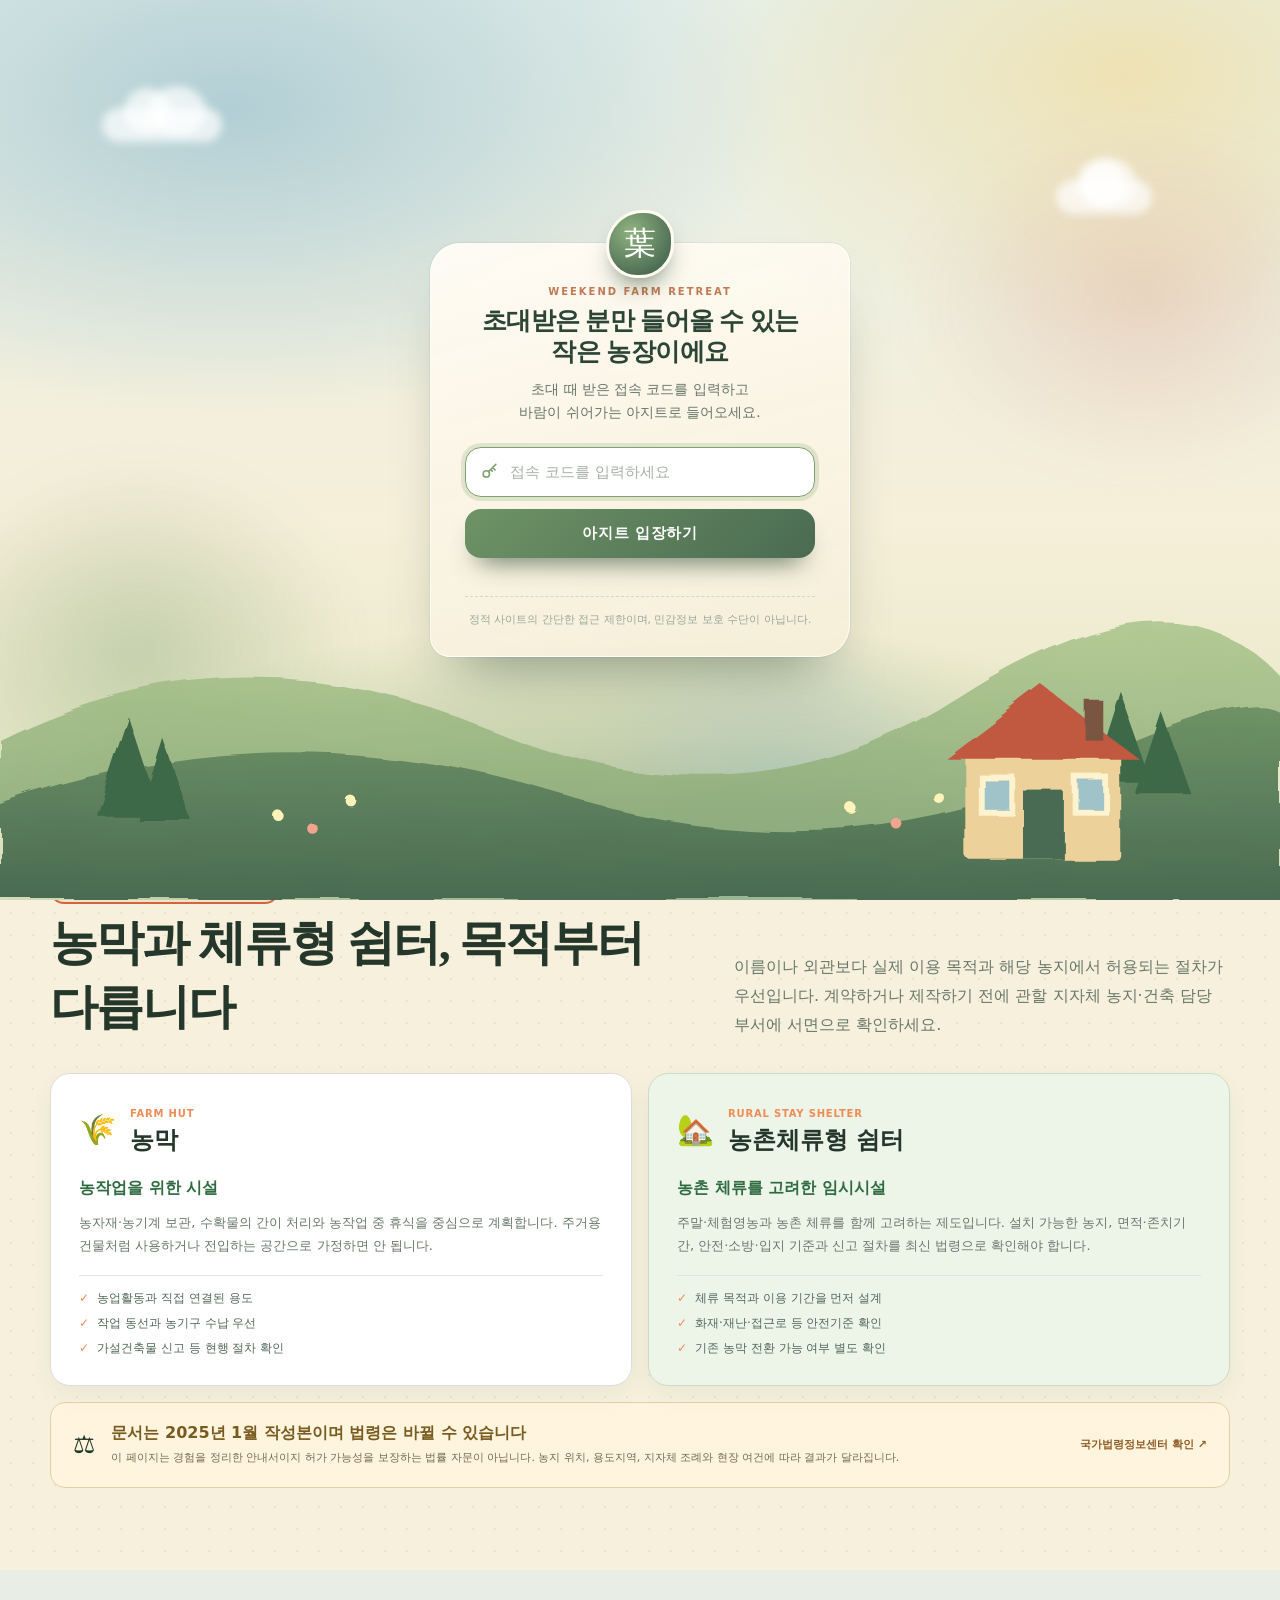
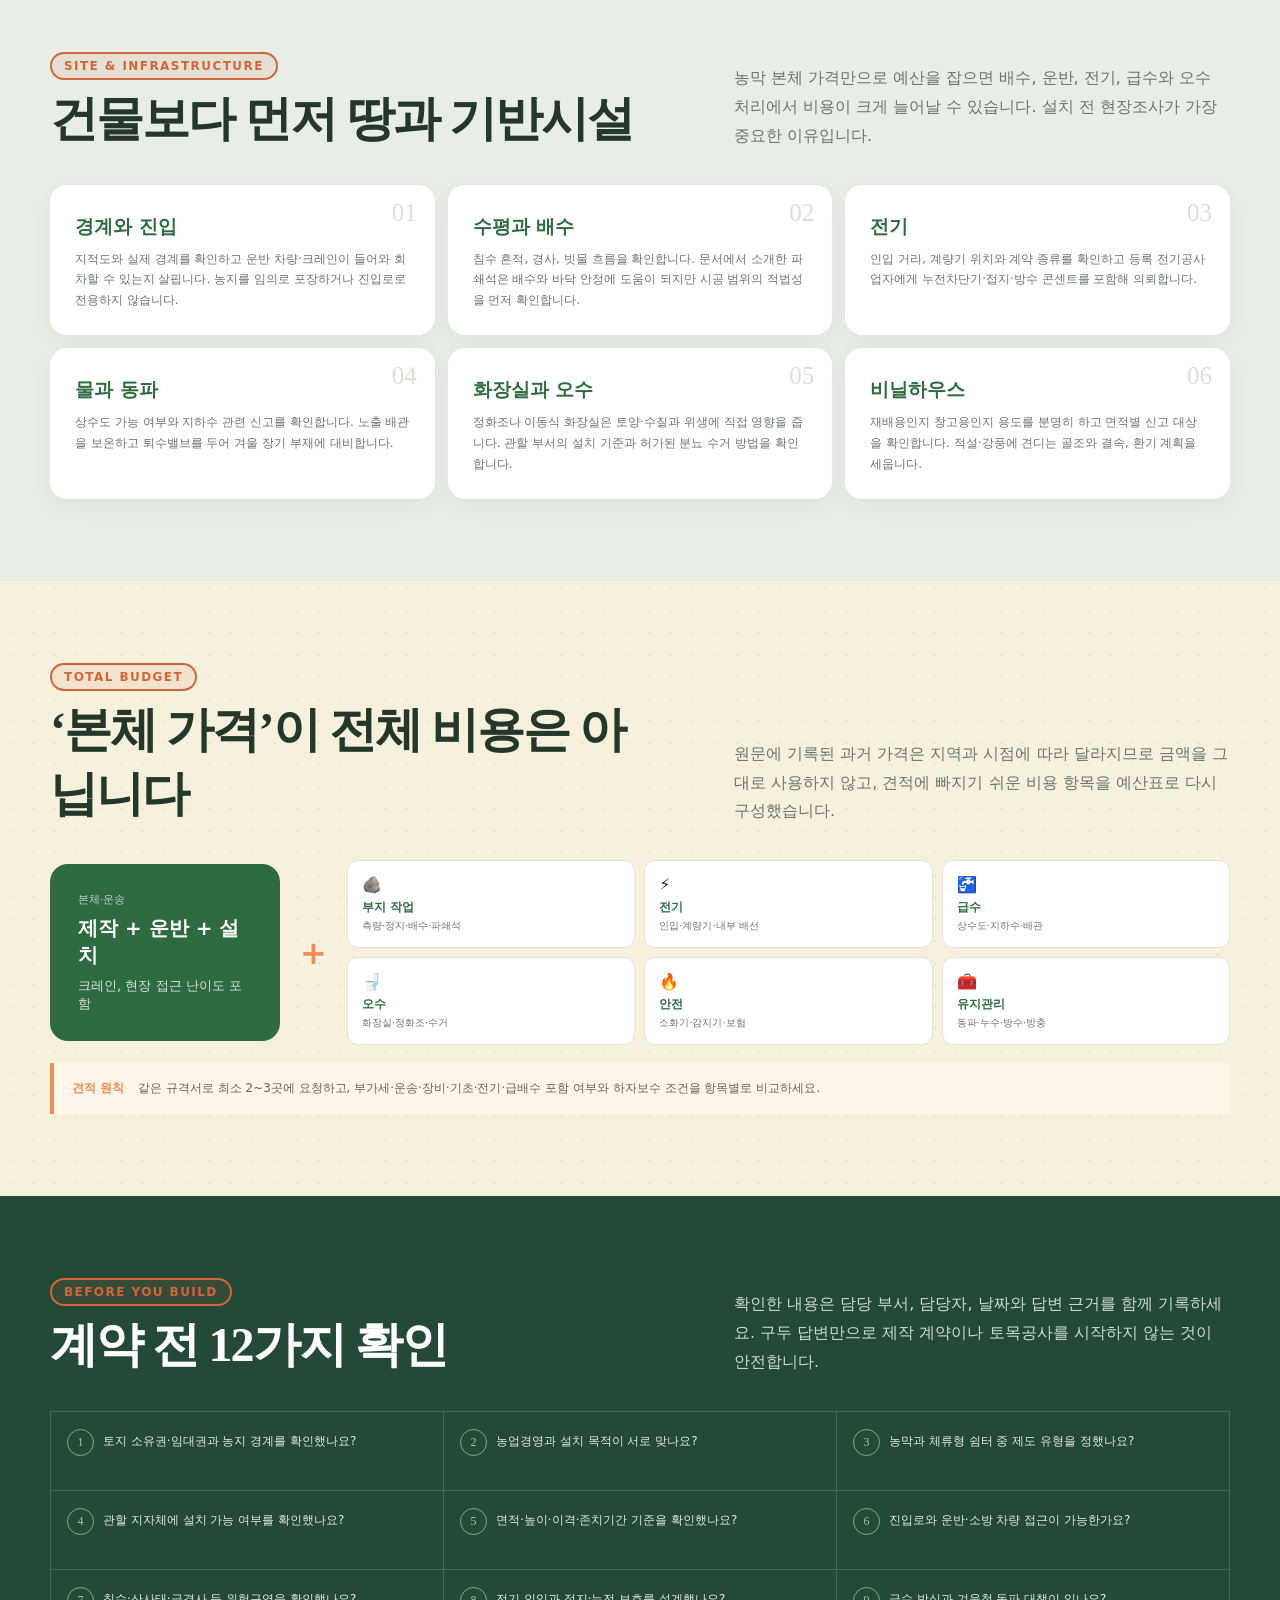
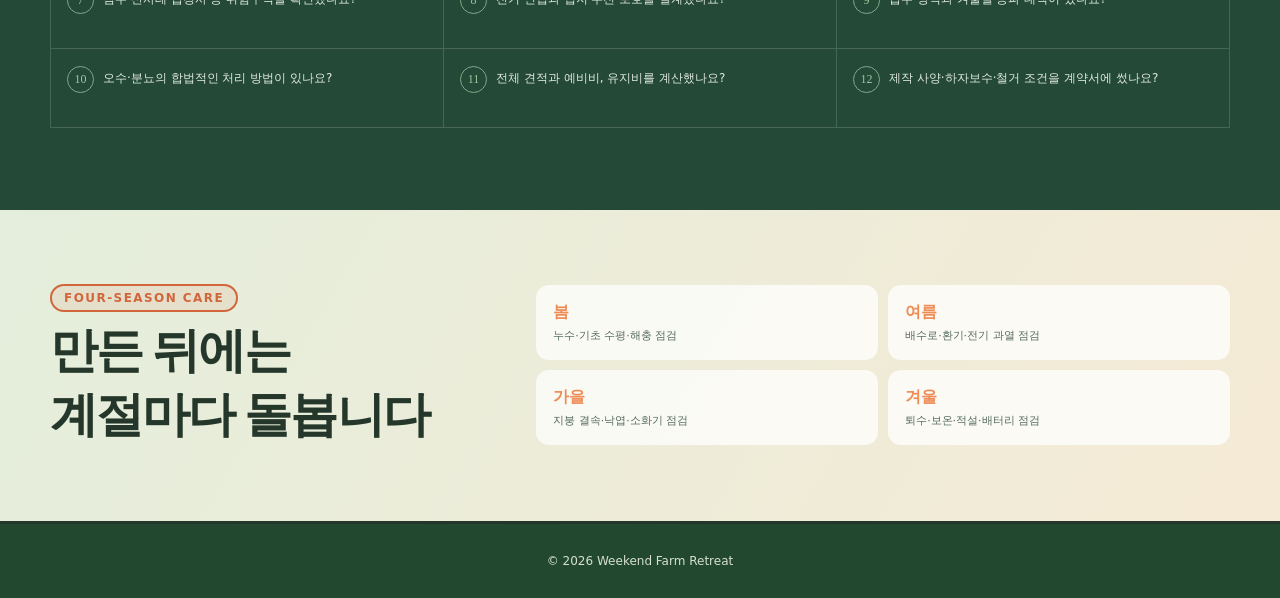
<file: docs/farm-shelter.html>
<!doctype html>
<html lang="ko">
<head>
  <meta charset="utf-8">
  <meta name="viewport" content="width=device-width, initial-scale=1">
  <title>농막·체류형 쉼터 | 주말농장 아지트</title>
  <meta name="description" content="농막생활 가이드 문서를 바탕으로 정리한 농막과 농촌체류형 쉼터 계획, 기반시설, 설치 및 유지관리 안내서">
  <link rel="stylesheet" href="styles.css">
  <script src="assets/site.js" defer></script>
</head>
<body>
  <header class="site-header">
    <nav class="nav shell" aria-label="주요 메뉴">
      <a class="brand" href="index.html"><i class="brand-mark">葉</i><span>주말농장 아지트<small>WEEKEND FARM RETREAT</small></span></a>
      <div class="links">
        <a href="index.html" data-i18n="home">홈</a>
        <a href="dashboard.html" data-i18n="dashboard">대시보드</a>
        <a href="calendar.html" data-i18n="calendar">농장 캘린더</a>
        <a href="gallery.html" data-i18n="gallery">사진첩</a>
        <a href="agri-stocks.html" data-i18n="agriStocks">농산물 주식</a>
        <a href="smart-farm.html" data-i18n="smartFarm">스마트 팜</a><a href="edu-center.html" data-i18n="eduCenter">교육센터 창업</a>
        <a class="active" href="farm-shelter.html" data-i18n="farmShelter">농막·체류형 쉼터</a><a href="certifications.html" data-i18n="certifications">자격증</a><a href="climate.html" data-i18n="climate">기후위기</a>
        <div class="language-toggle" aria-label="언어 선택"><button type="button" data-lang="ko">한글</button><button type="button" data-lang="en">EN</button></div>
      </div>
    </nav>
  </header>

  <main class="shelter-main">
    <section class="shelter-hero">
      <div class="shell shelter-hero-grid">
        <div>
          <span class="eyebrow">FARM SHELTER PLANNING GUIDE</span>
          <h1>밭에서 쉬고, 일하고,<br><em>오래 머무는 방법</em></h1>
          <p>저장소에 등록된 「농막생활 가이드」의 현장 경험을 바탕으로 농막과 농촌체류형 쉼터를 계획할 때 확인할 법적 절차, 부지, 전기·수도·화장실과 유지관리 항목을 한곳에 정리했습니다.</p>
          <div class="shelter-actions"><a class="btn btn-primary" href="#choose">무엇을 만들지 비교하기</a><a class="btn btn-secondary" href="#checklist">준비 목록 보기</a></div>
        </div>
        <aside class="shelter-sketch" aria-label="농막과 텃밭 배치 개념도">
          <span class="sketch-sun">☀</span><div class="sketch-house"><i></i><b>쉼터</b></div><div class="sketch-deck">작업 공간</div><div class="sketch-field">텃밭</div><div class="sketch-water">물</div><small>배수 방향 →</small>
        </aside>
      </div>
    </section>

    <aside class="shell source-banner">
      <span>GUIDE</span><div><b>「농막생활 가이드」 분석본</b><p>원문의 농막 개요, 설치비용, 파쇄석, 전기, 수도, 화장실, 비닐하우스와 출입시설을 주제별로 재구성했습니다. 바이너리 원문은 저장소에서 배포하지 않습니다.</p></div><a href="farm-shelter-guide.md">분석 노트 보기 →</a>
    </aside>

    <section id="choose" class="shell shelter-section">
      <div class="shelter-section-head"><div><span class="eyebrow">CHOOSE THE RIGHT TYPE</span><h2>농막과 체류형 쉼터, 목적부터 다릅니다</h2></div><p>이름이나 외관보다 실제 이용 목적과 해당 농지에서 허용되는 절차가 우선입니다. 계약하거나 제작하기 전에 관할 지자체 농지·건축 담당 부서에 서면으로 확인하세요.</p></div>
      <div class="shelter-compare">
        <article><header><span>🌾</span><div><small>FARM HUT</small><h3>농막</h3></div></header><strong>농작업을 위한 시설</strong><p>농자재·농기계 보관, 수확물의 간이 처리와 농작업 중 휴식을 중심으로 계획합니다. 주거용 건물처럼 사용하거나 전입하는 공간으로 가정하면 안 됩니다.</p><ul><li>농업활동과 직접 연결된 용도</li><li>작업 동선과 농기구 수납 우선</li><li>가설건축물 신고 등 현행 절차 확인</li></ul></article>
        <article class="stay"><header><span>🏡</span><div><small>RURAL STAY SHELTER</small><h3>농촌체류형 쉼터</h3></div></header><strong>농촌 체류를 고려한 임시시설</strong><p>주말·체험영농과 농촌 체류를 함께 고려하는 제도입니다. 설치 가능한 농지, 면적·존치기간, 안전·소방·입지 기준과 신고 절차를 최신 법령으로 확인해야 합니다.</p><ul><li>체류 목적과 이용 기간을 먼저 설계</li><li>화재·재난·접근로 등 안전기준 확인</li><li>기존 농막 전환 가능 여부 별도 확인</li></ul></article>
      </div>
      <div class="legal-alert"><span>⚖</span><div><b>문서는 2025년 1월 작성본이며 법령은 바뀔 수 있습니다</b><p>이 페이지는 경험을 정리한 안내서이지 허가 가능성을 보장하는 법률 자문이 아닙니다. 농지 위치, 용도지역, 지자체 조례와 현장 여건에 따라 결과가 달라집니다.</p></div><a href="https://www.law.go.kr/%EB%B2%95%EB%A0%B9/%EB%86%8D%EC%A7%80%EB%B2%95%EC%8B%9C%ED%96%89%EA%B7%9C%EC%B9%99" target="_blank" rel="noopener noreferrer">국가법령정보센터 확인 ↗</a></div>
    </section>

    <section class="shelter-foundation">
      <div class="shell shelter-section">
        <div class="shelter-section-head"><div><span class="eyebrow">SITE &amp; INFRASTRUCTURE</span><h2>건물보다 먼저 땅과 기반시설</h2></div><p>농막 본체 가격만으로 예산을 잡으면 배수, 운반, 전기, 급수와 오수 처리에서 비용이 크게 늘어날 수 있습니다. 설치 전 현장조사가 가장 중요한 이유입니다.</p></div>
        <div class="foundation-grid">
          <article><span>01</span><h3>경계와 진입</h3><p>지적도와 실제 경계를 확인하고 운반 차량·크레인이 들어와 회차할 수 있는지 살핍니다. 농지를 임의로 포장하거나 진입로로 전용하지 않습니다.</p></article>
          <article><span>02</span><h3>수평과 배수</h3><p>침수 흔적, 경사, 빗물 흐름을 확인합니다. 문서에서 소개한 파쇄석은 배수와 바닥 안정에 도움이 되지만 시공 범위의 적법성을 먼저 확인합니다.</p></article>
          <article><span>03</span><h3>전기</h3><p>인입 거리, 계량기 위치와 계약 종류를 확인하고 등록 전기공사업자에게 누전차단기·접지·방수 콘센트를 포함해 의뢰합니다.</p></article>
          <article><span>04</span><h3>물과 동파</h3><p>상수도 가능 여부와 지하수 관련 신고를 확인합니다. 노출 배관을 보온하고 퇴수밸브를 두어 겨울 장기 부재에 대비합니다.</p></article>
          <article><span>05</span><h3>화장실과 오수</h3><p>정화조나 이동식 화장실은 토양·수질과 위생에 직접 영향을 줍니다. 관할 부서의 설치 기준과 허가된 분뇨 수거 방법을 확인합니다.</p></article>
          <article><span>06</span><h3>비닐하우스</h3><p>재배용인지 창고용인지 용도를 분명히 하고 면적별 신고 대상을 확인합니다. 적설·강풍에 견디는 골조와 결속, 환기 계획을 세웁니다.</p></article>
        </div>
      </div>
    </section>

    <section class="shell shelter-section" aria-labelledby="budgetTitle">
      <div class="shelter-section-head"><div><span class="eyebrow">TOTAL BUDGET</span><h2 id="budgetTitle">‘본체 가격’이 전체 비용은 아닙니다</h2></div><p>원문에 기록된 과거 가격은 지역과 시점에 따라 달라지므로 금액을 그대로 사용하지 않고, 견적에 빠지기 쉬운 비용 항목을 예산표로 다시 구성했습니다.</p></div>
      <div class="budget-board">
        <div class="budget-core"><span>본체·운송</span><b>제작 + 운반 + 설치</b><small>크레인, 현장 접근 난이도 포함</small></div><div class="budget-plus">+</div>
        <ul><li><span>🪨</span><b>부지 작업</b><small>측량·정지·배수·파쇄석</small></li><li><span>⚡</span><b>전기</b><small>인입·계량기·내부 배선</small></li><li><span>🚰</span><b>급수</b><small>상수도·지하수·배관</small></li><li><span>🚽</span><b>오수</b><small>화장실·정화조·수거</small></li><li><span>🔥</span><b>안전</b><small>소화기·감지기·보험</small></li><li><span>🧰</span><b>유지관리</b><small>동파·누수·방수·방충</small></li></ul>
      </div>
      <p class="estimate-rule"><b>견적 원칙</b> 같은 규격서로 최소 2~3곳에 요청하고, 부가세·운송·장비·기초·전기·급배수 포함 여부와 하자보수 조건을 항목별로 비교하세요.</p>
    </section>

    <section id="checklist" class="shelter-checklist-wrap">
      <div class="shell shelter-section">
        <div class="shelter-section-head"><div><span class="eyebrow">BEFORE YOU BUILD</span><h2>계약 전 12가지 확인</h2></div><p>확인한 내용은 담당 부서, 담당자, 날짜와 답변 근거를 함께 기록하세요. 구두 답변만으로 제작 계약이나 토목공사를 시작하지 않는 것이 안전합니다.</p></div>
        <ol class="shelter-checklist"><li>토지 소유권·임대권과 농지 경계를 확인했나요?</li><li>농업경영과 설치 목적이 서로 맞나요?</li><li>농막과 체류형 쉼터 중 제도 유형을 정했나요?</li><li>관할 지자체에 설치 가능 여부를 확인했나요?</li><li>면적·높이·이격·존치기간 기준을 확인했나요?</li><li>진입로와 운반·소방 차량 접근이 가능한가요?</li><li>침수·산사태·급경사 등 위험구역을 확인했나요?</li><li>전기 인입과 접지·누전 보호를 설계했나요?</li><li>급수 방식과 겨울철 동파 대책이 있나요?</li><li>오수·분뇨의 합법적인 처리 방법이 있나요?</li><li>전체 견적과 예비비, 유지비를 계산했나요?</li><li>제작 사양·하자보수·철거 조건을 계약서에 썼나요?</li></ol>
      </div>
    </section>

    <section class="shelter-season"><div class="shell shelter-season-grid"><div><span class="eyebrow">FOUR-SEASON CARE</span><h2>만든 뒤에는<br>계절마다 돌봅니다</h2></div><div class="season-cards"><article><b>봄</b><span>누수·기초 수평·해충 점검</span></article><article><b>여름</b><span>배수로·환기·전기 과열 점검</span></article><article><b>가을</b><span>지붕 결속·낙엽·소화기 점검</span></article><article><b>겨울</b><span>퇴수·보온·적설·배터리 점검</span></article></div></div></section>
  </main>

  <footer><div class="shell">© 2026 Weekend Farm Retreat</div></footer>
  <script src="i18n.js"></script>
</body>
</html>
</file>
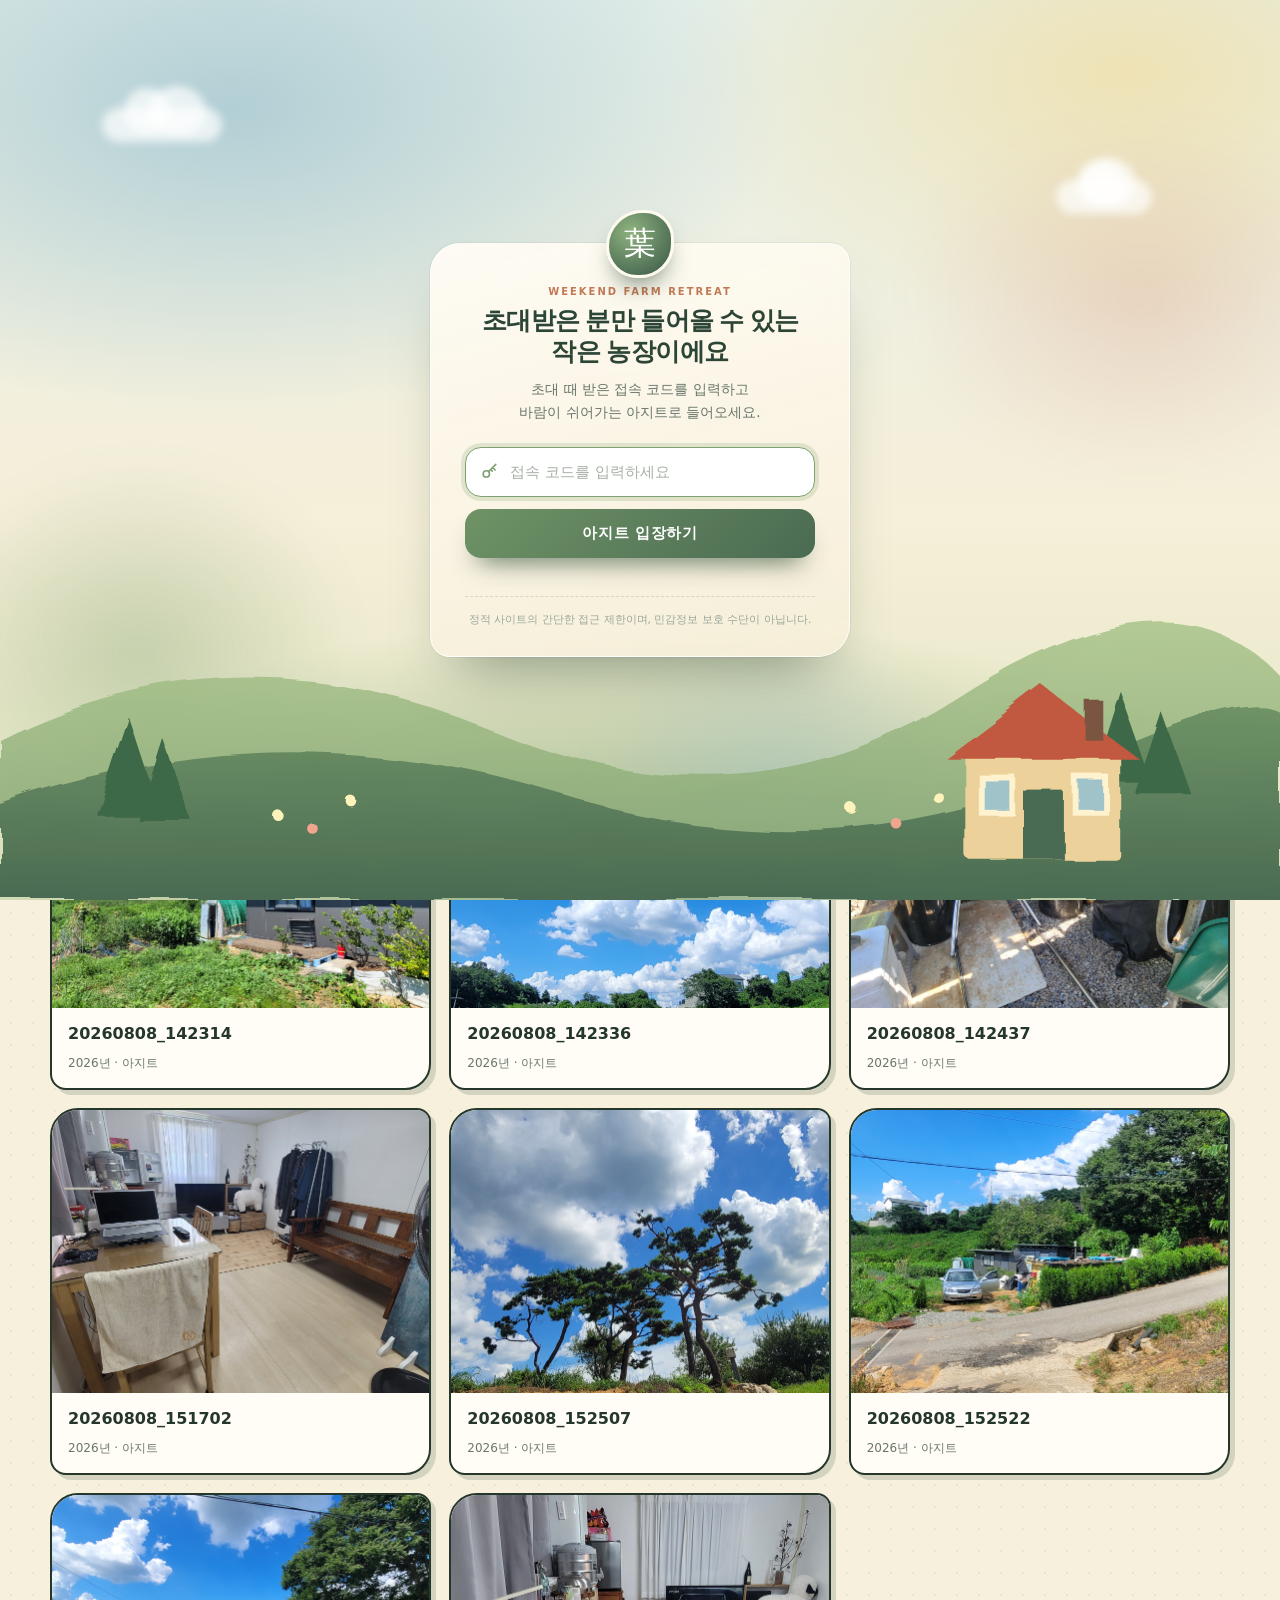
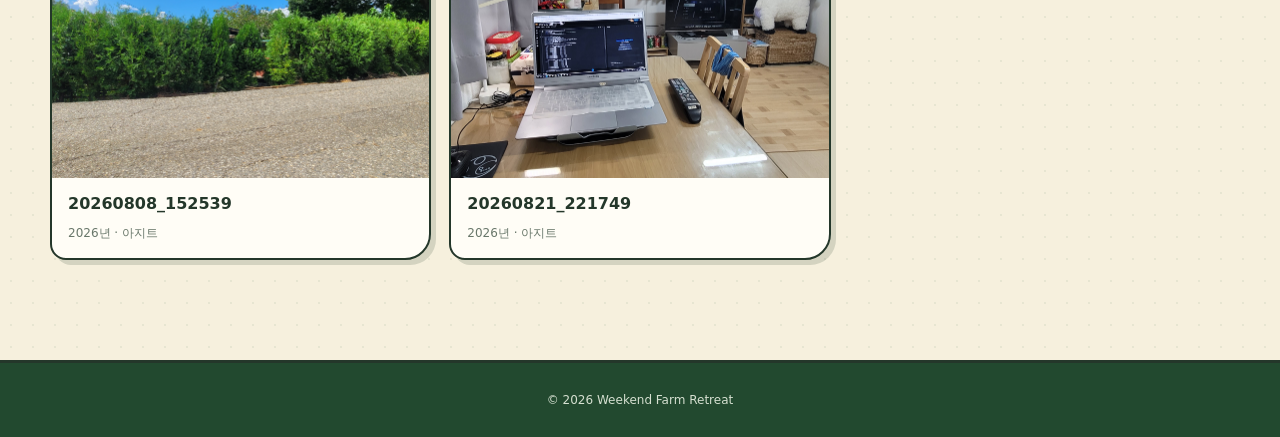
<file: docs/gallery.html>
<!doctype html>
<html lang="ko">
<head>
  <meta charset="utf-8">
  <meta name="viewport" content="width=device-width, initial-scale=1">
  <title>사진첩 | 주말농장 아지트</title>
  <link rel="stylesheet" href="styles.css">
  <script src="assets/site.js" defer></script>
</head>
<body>
  <header class="site-header">
    <nav class="nav shell" aria-label="주요 메뉴">
      <a class="brand" href="index.html"><i class="brand-mark">葉</i><span>주말농장 아지트<small>WEEKEND FARM RETREAT</small></span></a>
      <div class="links">
        <a href="index.html" data-i18n="home">홈</a>
        <a href="dashboard.html" data-i18n="dashboard">대시보드</a><a href="calendar.html" data-i18n="calendar">농장 캘린더</a>
        <a class="active" href="gallery.html" data-i18n="gallery">사진첩</a>
        <a href="agri-stocks.html" data-i18n="agriStocks">농산물 주식</a><a href="smart-farm.html" data-i18n="smartFarm">스마트 팜</a><a href="edu-center.html" data-i18n="eduCenter">교육센터 창업</a><a href="farm-shelter.html" data-i18n="farmShelter">농막·체류형 쉼터</a><a href="certifications.html" data-i18n="certifications">자격증</a><a href="climate.html" data-i18n="climate">기후위기</a>
        <button id="openAdmin" class="admin-open" type="button" data-i18n="photoAdmin">🔒 사진 관리</button><div class="language-toggle" aria-label="언어 선택"><button type="button" data-lang="ko">한글</button><button type="button" data-lang="en">EN</button></div>
      </div>
    </nav>
  </header>

  <main class="page-main shell">
    <div class="page-intro">
      <div>
        <span class="eyebrow">Our memories</span>
        <h1 class="page-title" data-i18n="galleryTitle">농장의 사계절 사진첩</h1>
        <p data-i18n="galleryIntro">사진은 브라우저 임시 공간이 아니라 <b>leemgs/weekend-farm GitHub 저장소</b>에 연도와 분류별로 보관됩니다.</p>
      </div>
    </div>
    <nav class="tabs" aria-label="사진 분류">
      <a class="tab" href="gallery.html?category=아지트" data-i18n="retreat">아지트</a>
      <a class="tab" href="garden.html" data-i18n="gardenCategory">텃밭</a>
      <a class="tab" href="barbecue.html" data-i18n="barbecue">바베큐</a>
      <a class="tab" href="tools.html" data-i18n="tools">농기구</a>
    </nav>
    <section class="repo-banner">
      <span>☁</span>
      <div><h2><span id="categoryName"></span><span data-i18n="categoryRecord">의 기록</span></h2><p data-i18n="permanentAlbum">GitHub Pages와 연결된 영구 사진첩입니다.</p></div>
      <button id="openAdminBanner" type="button" onclick="document.querySelector('#openAdmin').click()" data-i18n="managePhotos">사진 추가·수정·삭제</button>
    </section>
    <div class="gallery-controls">
      <div class="gallery-filters">
        <label><span data-i18n="perPage">페이지당 사진 수</span>
          <select id="galleryPageSize" aria-label="페이지당 사진 수"><option>5</option><option selected>10</option><option>20</option><option>30</option><option>50</option><option>70</option><option>100</option></select>
        </label>
        <details class="year-filter">
          <summary><span data-i18n="byYear">연도별</span><span id="yearFilterSummary"></span></summary>
          <fieldset id="galleryYearFilter" aria-label="연도별 사진 필터"></fieldset>
        </details>
      </div>
      <div class="gallery-pagination"><button id="galleryPrev" type="button" data-i18n="previous">이전</button><span id="galleryPageStatus" aria-live="polite"></span><button id="galleryNext" type="button" data-i18n="next">다음</button></div>
    </div>
    <div id="galleryGrid" class="gallery-grid"></div>
  </main>

  <div id="adminOverlay" class="admin-overlay" hidden>
    <section class="admin-dialog" role="dialog" aria-modal="true" aria-labelledby="adminTitle">
      <header><div><span class="eyebrow">GitHub repository</span><h2 id="adminTitle" data-i18n="adminTitle">사진 저장소 관리</h2></div><button id="closeAdmin" type="button" aria-label="닫기">×</button></header>
      <div class="admin-content">
        <section class="admin-card">
          <h3><span data-i18n="connectTitle">1. GitHub 연결</span><span id="connectionBadge" class="connection-badge" hidden data-i18n="connected">연결됨</span></h3>
          <p data-i18n="tokenHelp">이 저장소에 <b>Contents: Read and write</b> 권한이 있는 fine-grained token을 입력하세요. 토큰은 현재 브라우저 탭의 <code>sessionStorage</code>에만 보관되며 저장소에 기록되지 않습니다.</p>
          <div class="admin-row">
            <input id="githubToken" type="password" placeholder="github_pat_…" autocomplete="off" aria-label="GitHub token">
            <button id="connectGithub" class="btn btn-primary" type="button" data-i18n="connect">연결</button>
            <button id="disconnectGithub" class="btn btn-secondary" type="button" data-i18n="disconnect">연결 해제</button>
          </div>
          <p id="adminStatus" class="admin-status" aria-live="polite"></p>
        </section>

        <section id="adminManager" class="admin-card" hidden>
          <h3 data-i18n="manageTitle">2. 사진 관리</h3>
          <p data-i18n="manageHelp">분류를 선택하면 자동 감지 상태에서도 모든 연도의 기존 사진과 수정·이름 변경·삭제 버튼이 아래에 표시됩니다. 새 사진의 연도는 EXIF 촬영일, 파일명, 파일 수정일 순서로 감지하며, 수정할 때는 사진과 저장될 파일명을 함께 바꿀 수 있습니다.</p>
          <div class="admin-row">
            <select id="adminCategory" aria-label="사진 분류"><option>아지트</option><option>텃밭</option><option>바베큐</option><option>농기구</option></select>
            <select id="adminYear" aria-label="사진 연도"><option value="auto" data-i18n="autoYear">연도 자동 감지</option></select>
            <label class="btn btn-secondary file-picker"><span data-i18n="choosePhotos">사진 선택</span><input id="repoUpload" type="file" accept="image/jpeg,image/png,image/gif,image/webp,image/avif" multiple></label>
            <button id="uploadRepoBtn" class="btn btn-primary" type="button" data-i18n="saveGithub">GitHub에 저장</button>
          </div>
          <progress id="uploadProgress" class="upload-progress" value="0" max="1" hidden aria-label="사진 저장 진행률"></progress>
          <p id="uploadProgressText" class="upload-progress-text" aria-live="polite"></p>
          <ul id="repoPhotoList" class="repo-photo-list"></ul>
        </section>
      </div>
    </section>
  </div>

  <footer><div class="shell">© 2026 Weekend Farm Retreat</div></footer>
  <script src="i18n.js"></script>
  <script src="app.js"></script>
  <script src="admin.js"></script>
</body>
</html>
</file>
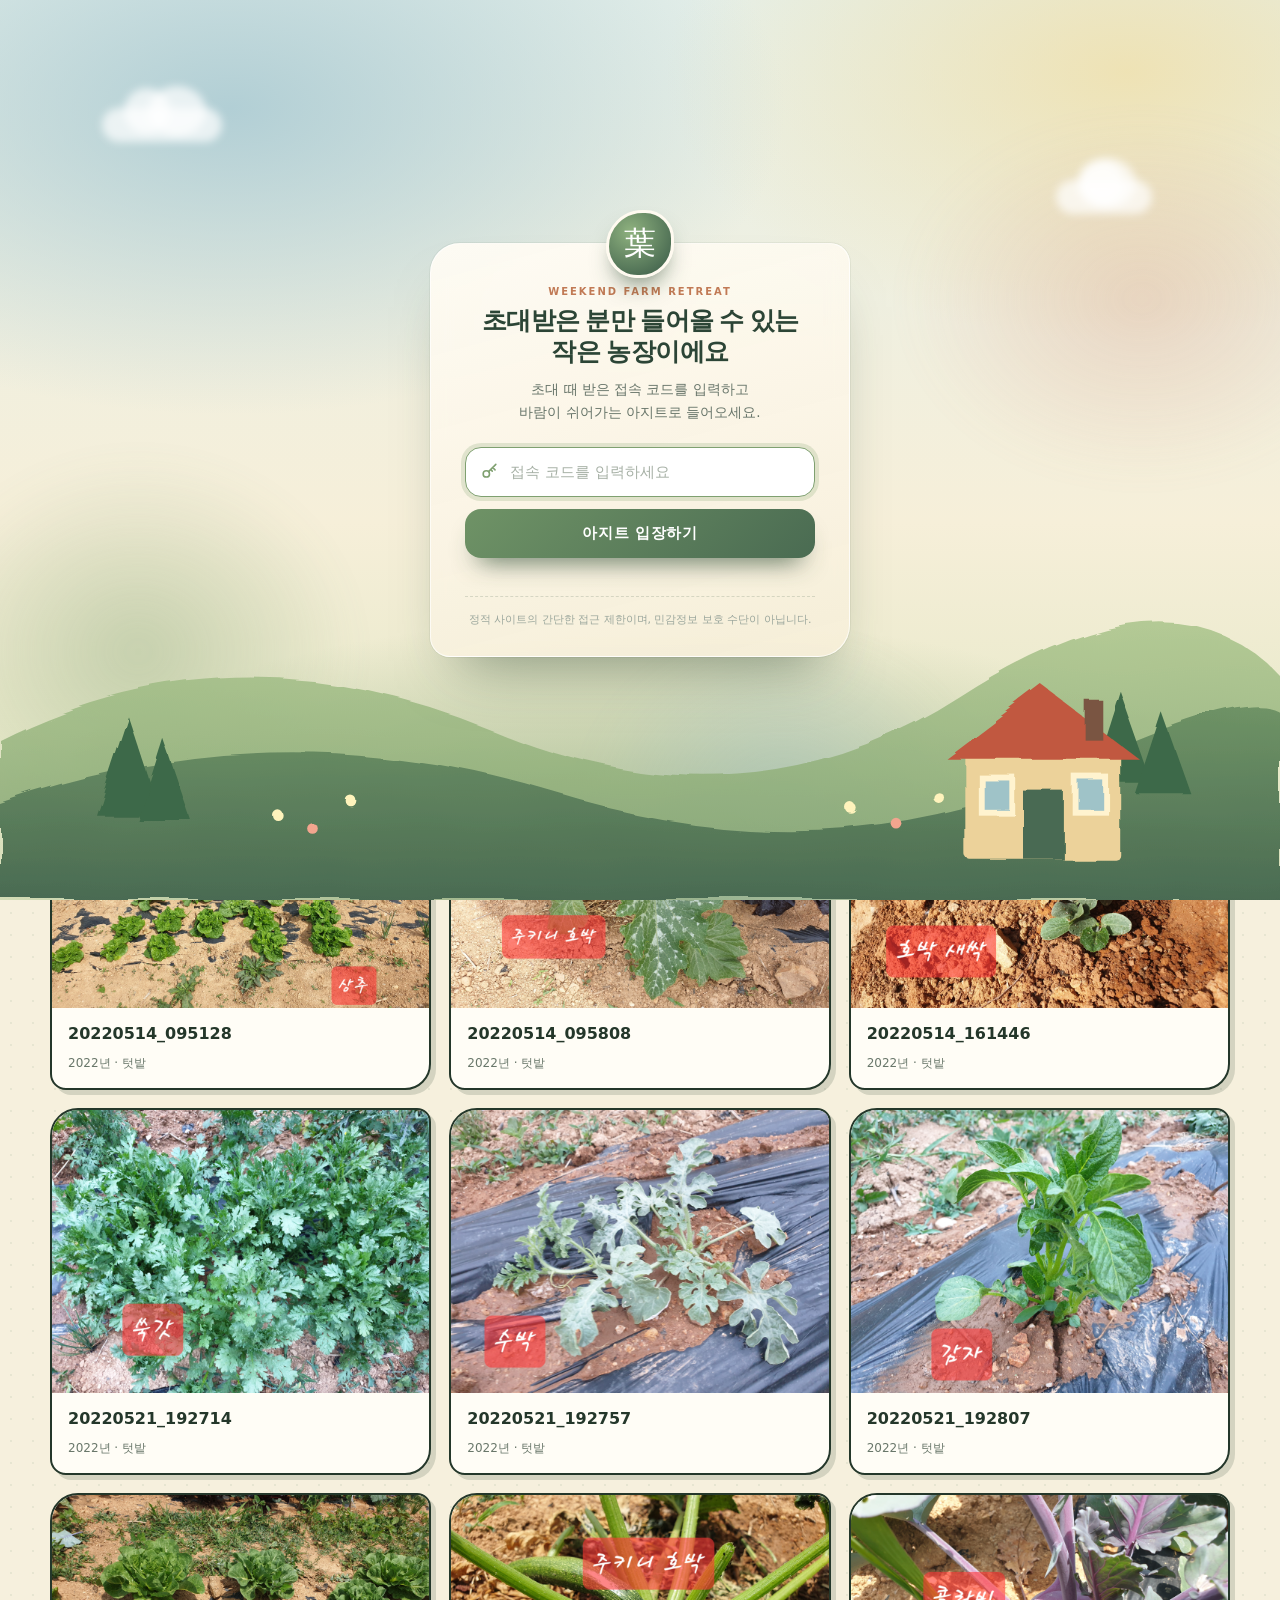
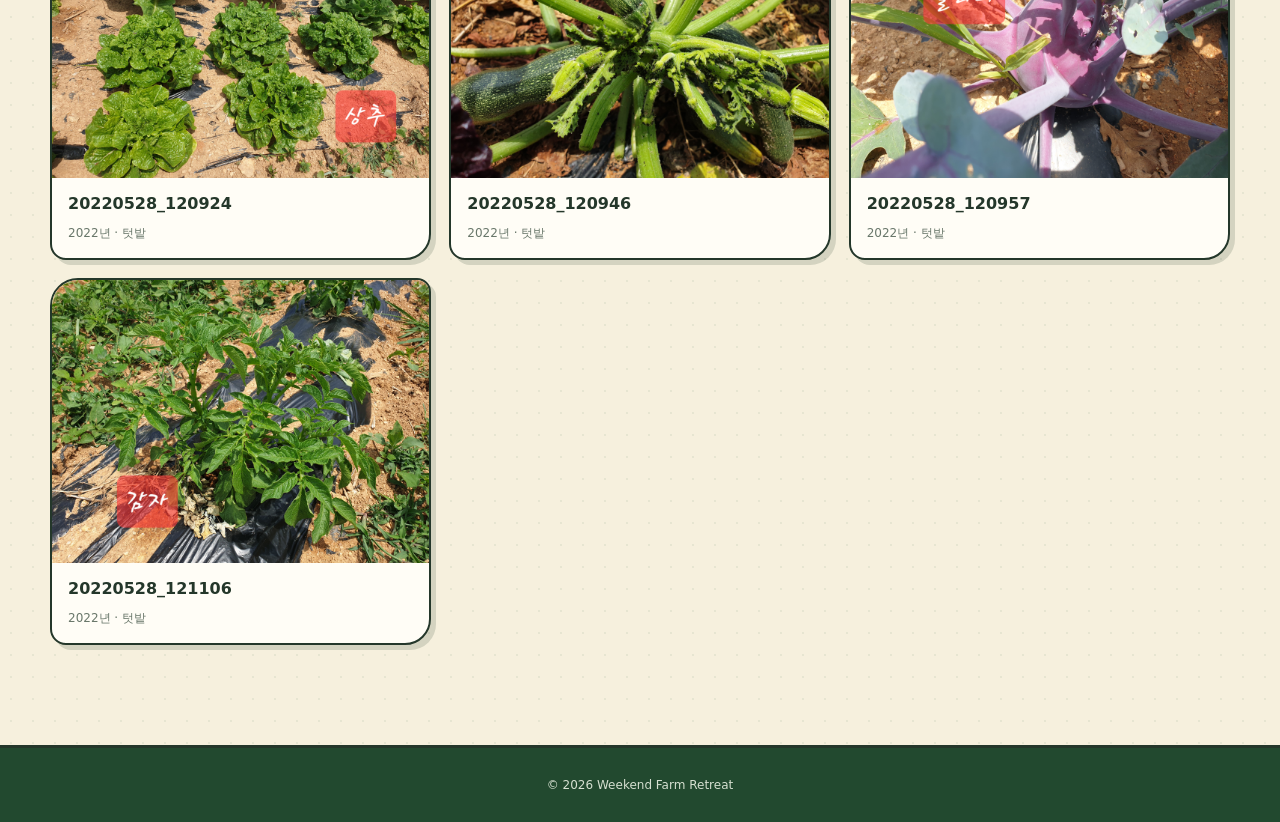
<file: docs/garden.html>
<!doctype html><html lang="ko"><head><meta charset="utf-8"><meta name="viewport" content="width=device-width,initial-scale=1"><title>텃밭 사진첩</title><script>location.replace('gallery.html?category=텃밭')</script></head><body><a href="gallery.html?category=텃밭">텃밭 사진첩으로 이동</a></body></html>
</file>
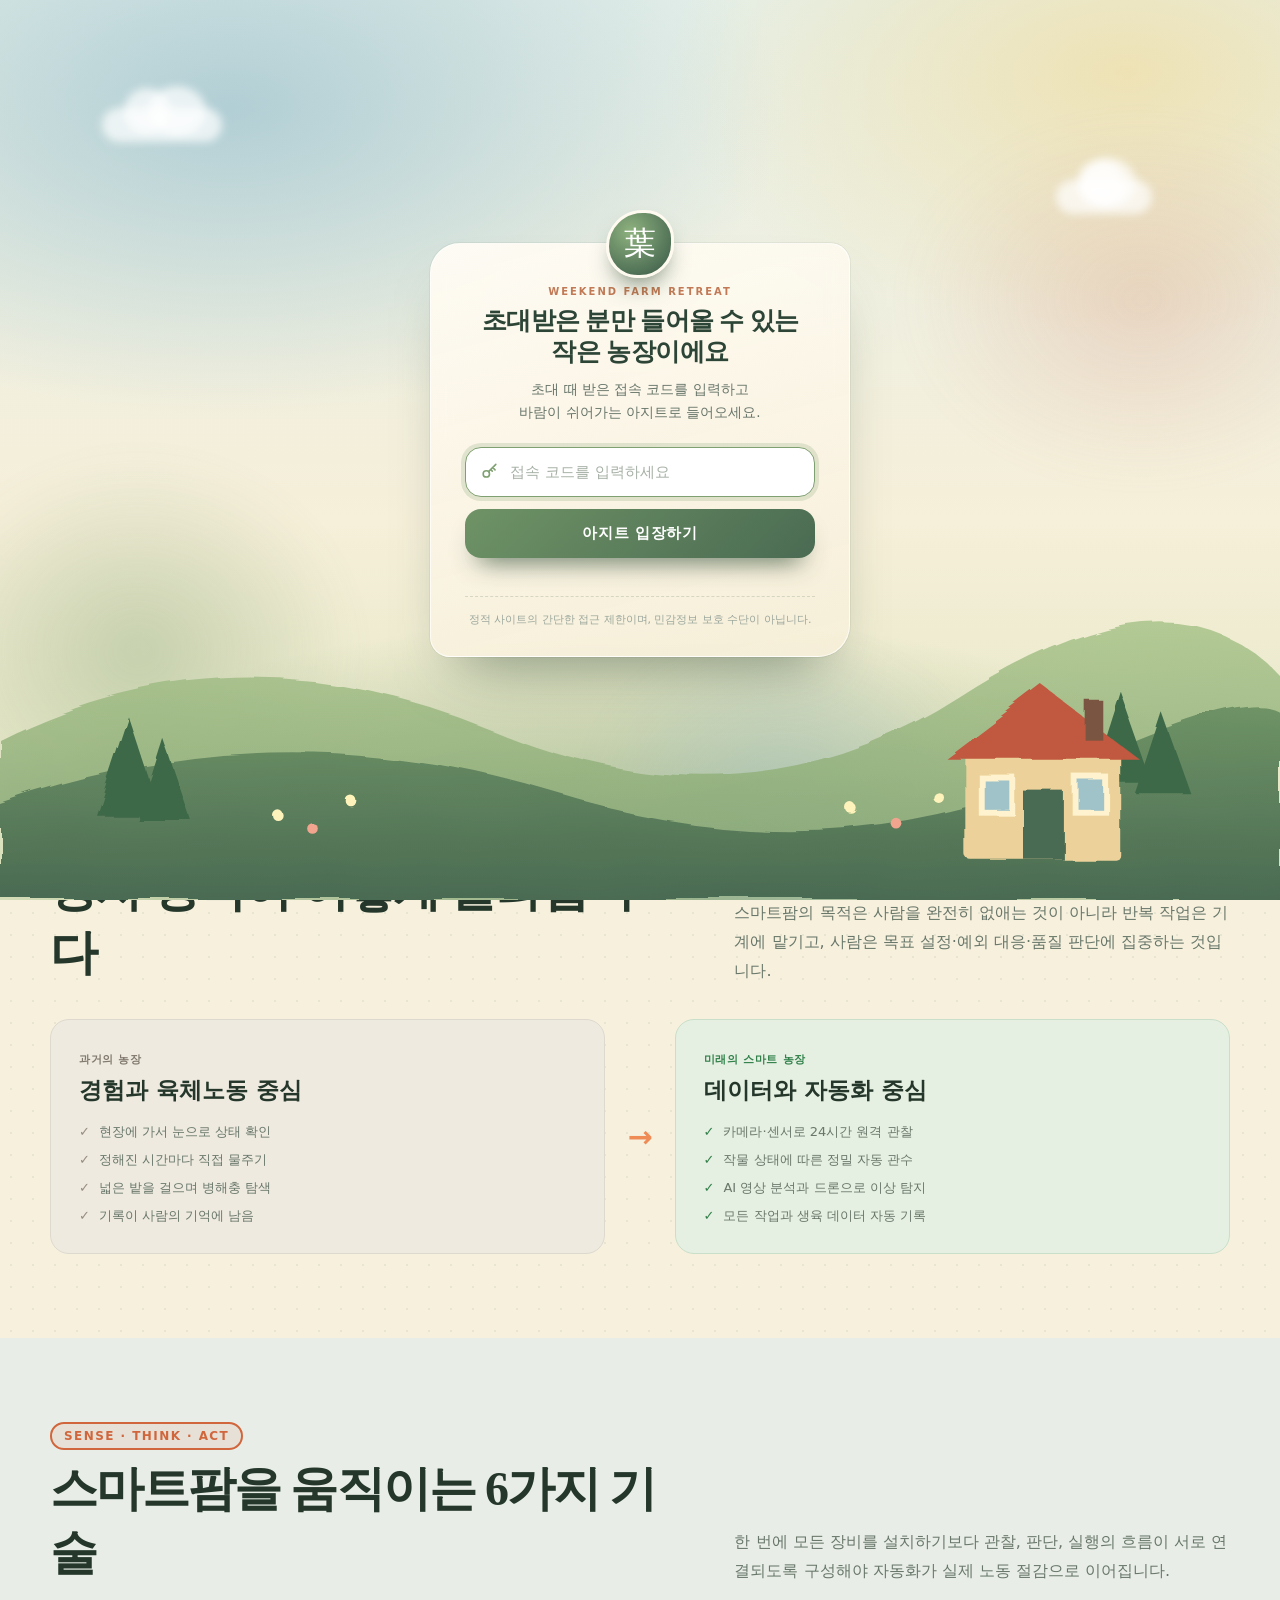
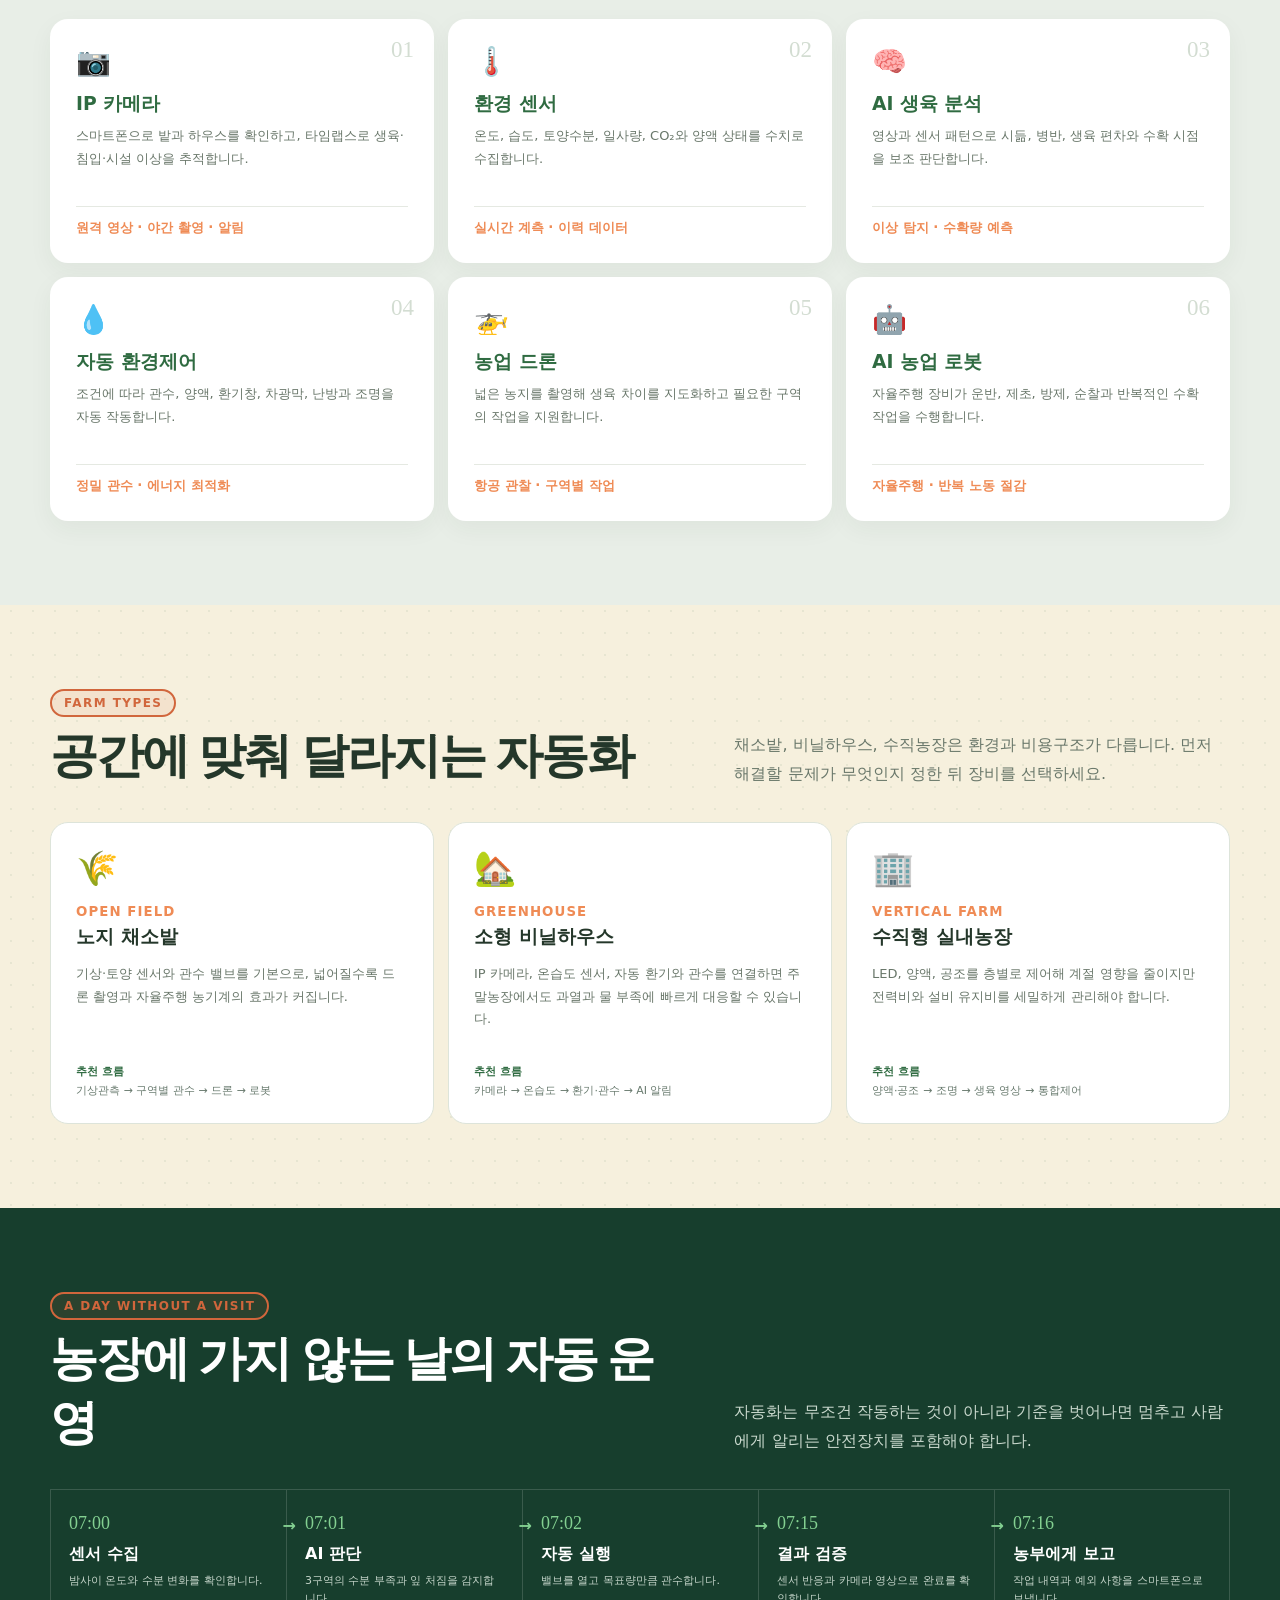
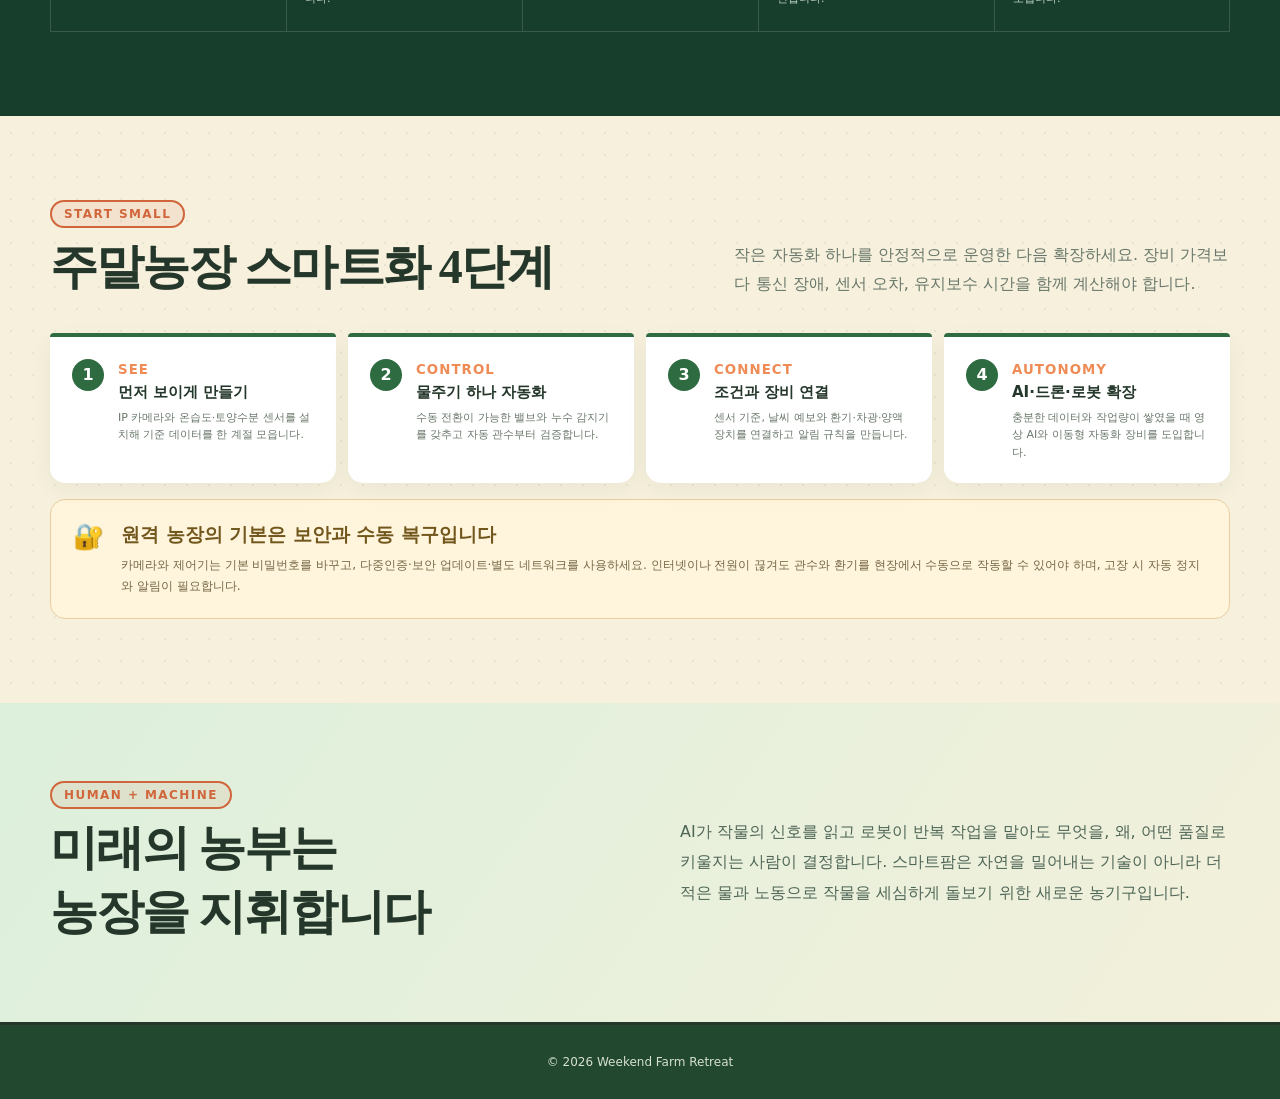
<file: docs/smart-farm.html>
<!doctype html>
<html lang="ko">
<head>
  <meta charset="utf-8">
  <meta name="viewport" content="width=device-width, initial-scale=1">
  <title>스마트 팜 | 주말농장 아지트</title>
  <meta name="description" content="IP 카메라, 센서, AI, 드론과 농업 로봇으로 운영하는 미래형 스마트 농장 안내서">
  <link rel="stylesheet" href="styles.css">
  <script src="assets/site.js" defer></script>
</head>
<body>
  <header class="site-header">
    <nav class="nav shell" aria-label="주요 메뉴">
      <a class="brand" href="index.html"><i class="brand-mark">葉</i><span>주말농장 아지트<small>WEEKEND FARM RETREAT</small></span></a>
      <div class="links">
        <a href="index.html" data-i18n="home">홈</a>
        <a href="dashboard.html" data-i18n="dashboard">대시보드</a>
        <a href="calendar.html" data-i18n="calendar">농장 캘린더</a>
        <a href="gallery.html" data-i18n="gallery">사진첩</a>
        <a href="agri-stocks.html" data-i18n="agriStocks">농산물 주식</a>
        <a class="active" href="smart-farm.html" data-i18n="smartFarm">스마트 팜</a><a href="edu-center.html" data-i18n="eduCenter">교육센터 창업</a>
        <a href="farm-shelter.html" data-i18n="farmShelter">농막·체류형 쉼터</a><a href="certifications.html" data-i18n="certifications">자격증</a><a href="climate.html" data-i18n="climate">기후위기</a>
        <div class="language-toggle" aria-label="언어 선택"><button type="button" data-lang="ko">한글</button><button type="button" data-lang="en">EN</button></div>
      </div>
    </nav>
  </header>

  <main class="smart-farm-main">
    <section class="smart-hero">
      <div class="shell smart-hero-grid">
        <div class="smart-hero-copy">
          <span class="eyebrow">AUTONOMOUS GROWING SYSTEM</span>
          <h1>사람의 손을 덜고<br><em>데이터로 키우는 농장</em></h1>
          <p>IP 카메라와 센서가 농장을 관찰하고, AI가 판단하며, 자동 관수·드론·로봇이 작업합니다. 멀리 있어도 작물의 상태를 확인하고 필요한 일만 정확하게 수행하는 미래 농장을 설계해 보세요.</p>
          <div class="smart-hero-actions"><a class="btn btn-primary" href="#system">시스템 살펴보기</a><a class="btn btn-secondary" href="#roadmap">도입 순서 보기</a></div>
        </div>
        <div class="farm-console" aria-label="스마트팜 운영 화면 예시">
          <header><span><i></i> FARM ONLINE</span><small>원격 자동운전</small></header>
          <div class="console-camera"><span>CAM 01 · 비닐하우스</span><strong>작물 생육 정상</strong><i>AI</i></div>
          <div class="console-metrics"><span><small>온도</small><b>24.6℃</b></span><span><small>습도</small><b>68%</b></span><span><small>토양수분</small><b>42%</b></span></div>
          <div class="console-action"><span>💧 3구역 관수</span><b>자동 실행 완료</b></div>
        </div>
      </div>
    </section>

    <section class="shell smart-section" aria-labelledby="smartDifference">
      <div class="smart-section-head"><div><span class="eyebrow">FROM LABOR TO AUTONOMY</span><h2 id="smartDifference">농사 방식이 이렇게 달라집니다</h2></div><p>스마트팜의 목적은 사람을 완전히 없애는 것이 아니라 반복 작업은 기계에 맡기고, 사람은 목표 설정·예외 대응·품질 판단에 집중하는 것입니다.</p></div>
      <div class="before-after">
        <article class="past"><span>과거의 농장</span><h3>경험과 육체노동 중심</h3><ul><li>현장에 가서 눈으로 상태 확인</li><li>정해진 시간마다 직접 물주기</li><li>넓은 밭을 걸으며 병해충 탐색</li><li>기록이 사람의 기억에 남음</li></ul></article>
        <div class="change-arrow" aria-hidden="true">→</div>
        <article class="future"><span>미래의 스마트 농장</span><h3>데이터와 자동화 중심</h3><ul><li>카메라·센서로 24시간 원격 관찰</li><li>작물 상태에 따른 정밀 자동 관수</li><li>AI 영상 분석과 드론으로 이상 탐지</li><li>모든 작업과 생육 데이터 자동 기록</li></ul></article>
      </div>
    </section>

    <section id="system" class="smart-system">
      <div class="shell smart-section">
        <div class="smart-section-head"><div><span class="eyebrow">SENSE · THINK · ACT</span><h2>스마트팜을 움직이는 6가지 기술</h2></div><p>한 번에 모든 장비를 설치하기보다 관찰, 판단, 실행의 흐름이 서로 연결되도록 구성해야 자동화가 실제 노동 절감으로 이어집니다.</p></div>
        <div class="tech-grid">
          <article><b>01</b><span>📷</span><h3>IP 카메라</h3><p>스마트폰으로 밭과 하우스를 확인하고, 타임랩스로 생육·침입·시설 이상을 추적합니다.</p><small>원격 영상 · 야간 촬영 · 알림</small></article>
          <article><b>02</b><span>🌡️</span><h3>환경 센서</h3><p>온도, 습도, 토양수분, 일사량, CO₂와 양액 상태를 수치로 수집합니다.</p><small>실시간 계측 · 이력 데이터</small></article>
          <article><b>03</b><span>🧠</span><h3>AI 생육 분석</h3><p>영상과 센서 패턴으로 시듦, 병반, 생육 편차와 수확 시점을 보조 판단합니다.</p><small>이상 탐지 · 수확량 예측</small></article>
          <article><b>04</b><span>💧</span><h3>자동 환경제어</h3><p>조건에 따라 관수, 양액, 환기창, 차광막, 난방과 조명을 자동 작동합니다.</p><small>정밀 관수 · 에너지 최적화</small></article>
          <article><b>05</b><span>🚁</span><h3>농업 드론</h3><p>넓은 농지를 촬영해 생육 차이를 지도화하고 필요한 구역의 작업을 지원합니다.</p><small>항공 관찰 · 구역별 작업</small></article>
          <article><b>06</b><span>🤖</span><h3>AI 농업 로봇</h3><p>자율주행 장비가 운반, 제초, 방제, 순찰과 반복적인 수확 작업을 수행합니다.</p><small>자율주행 · 반복 노동 절감</small></article>
        </div>
      </div>
    </section>

    <section class="shell smart-section" aria-labelledby="farmTypes">
      <div class="smart-section-head"><div><span class="eyebrow">FARM TYPES</span><h2 id="farmTypes">공간에 맞춰 달라지는 자동화</h2></div><p>채소밭, 비닐하우스, 수직농장은 환경과 비용구조가 다릅니다. 먼저 해결할 문제가 무엇인지 정한 뒤 장비를 선택하세요.</p></div>
      <div class="farm-type-grid">
        <article><div class="farm-type-icon">🌾</div><div><small>OPEN FIELD</small><h3>노지 채소밭</h3><p>기상·토양 센서와 관수 밸브를 기본으로, 넓어질수록 드론 촬영과 자율주행 농기계의 효과가 커집니다.</p><b>추천 흐름</b><span>기상관측 → 구역별 관수 → 드론 → 로봇</span></div></article>
        <article><div class="farm-type-icon">🏡</div><div><small>GREENHOUSE</small><h3>소형 비닐하우스</h3><p>IP 카메라, 온습도 센서, 자동 환기와 관수를 연결하면 주말농장에서도 과열과 물 부족에 빠르게 대응할 수 있습니다.</p><b>추천 흐름</b><span>카메라 → 온습도 → 환기·관수 → AI 알림</span></div></article>
        <article><div class="farm-type-icon">🏢</div><div><small>VERTICAL FARM</small><h3>수직형 실내농장</h3><p>LED, 양액, 공조를 층별로 제어해 계절 영향을 줄이지만 전력비와 설비 유지비를 세밀하게 관리해야 합니다.</p><b>추천 흐름</b><span>양액·공조 → 조명 → 생육 영상 → 통합제어</span></div></article>
      </div>
    </section>

    <section class="automation-flow">
      <div class="shell smart-section">
        <div class="smart-section-head light"><div><span class="eyebrow">A DAY WITHOUT A VISIT</span><h2>농장에 가지 않는 날의 자동 운영</h2></div><p>자동화는 무조건 작동하는 것이 아니라 기준을 벗어나면 멈추고 사람에게 알리는 안전장치를 포함해야 합니다.</p></div>
        <ol class="flow-steps">
          <li><b>07:00</b><span>센서 수집</span><p>밤사이 온도와 수분 변화를 확인합니다.</p></li>
          <li><b>07:01</b><span>AI 판단</span><p>3구역의 수분 부족과 잎 처짐을 감지합니다.</p></li>
          <li><b>07:02</b><span>자동 실행</span><p>밸브를 열고 목표량만큼 관수합니다.</p></li>
          <li><b>07:15</b><span>결과 검증</span><p>센서 반응과 카메라 영상으로 완료를 확인합니다.</p></li>
          <li><b>07:16</b><span>농부에게 보고</span><p>작업 내역과 예외 사항을 스마트폰으로 보냅니다.</p></li>
        </ol>
      </div>
    </section>

    <section id="roadmap" class="shell smart-section">
      <div class="smart-section-head"><div><span class="eyebrow">START SMALL</span><h2>주말농장 스마트화 4단계</h2></div><p>작은 자동화 하나를 안정적으로 운영한 다음 확장하세요. 장비 가격보다 통신 장애, 센서 오차, 유지보수 시간을 함께 계산해야 합니다.</p></div>
      <ol class="smart-roadmap">
        <li><span>1</span><div><small>SEE</small><h3>먼저 보이게 만들기</h3><p>IP 카메라와 온습도·토양수분 센서를 설치해 기준 데이터를 한 계절 모읍니다.</p></div></li>
        <li><span>2</span><div><small>CONTROL</small><h3>물주기 하나 자동화</h3><p>수동 전환이 가능한 밸브와 누수 감지기를 갖추고 자동 관수부터 검증합니다.</p></div></li>
        <li><span>3</span><div><small>CONNECT</small><h3>조건과 장비 연결</h3><p>센서 기준, 날씨 예보와 환기·차광·양액 장치를 연결하고 알림 규칙을 만듭니다.</p></div></li>
        <li><span>4</span><div><small>AUTONOMY</small><h3>AI·드론·로봇 확장</h3><p>충분한 데이터와 작업량이 쌓였을 때 영상 AI와 이동형 자동화 장비를 도입합니다.</p></div></li>
      </ol>
      <div class="smart-caution"><span>🔐</span><div><h3>원격 농장의 기본은 보안과 수동 복구입니다</h3><p>카메라와 제어기는 기본 비밀번호를 바꾸고, 다중인증·보안 업데이트·별도 네트워크를 사용하세요. 인터넷이나 전원이 끊겨도 관수와 환기를 현장에서 수동으로 작동할 수 있어야 하며, 고장 시 자동 정지와 알림이 필요합니다.</p></div></div>
    </section>

    <section class="smart-vision"><div class="shell smart-vision-grid"><div><span class="eyebrow">HUMAN + MACHINE</span><h2>미래의 농부는<br>농장을 지휘합니다</h2></div><p>AI가 작물의 신호를 읽고 로봇이 반복 작업을 맡아도 무엇을, 왜, 어떤 품질로 키울지는 사람이 결정합니다. 스마트팜은 자연을 밀어내는 기술이 아니라 더 적은 물과 노동으로 작물을 세심하게 돌보기 위한 새로운 농기구입니다.</p></div></section>
  </main>

  <footer><div class="shell">© 2026 Weekend Farm Retreat</div></footer>
  <script src="i18n.js"></script>
</body>
</html>
</file>
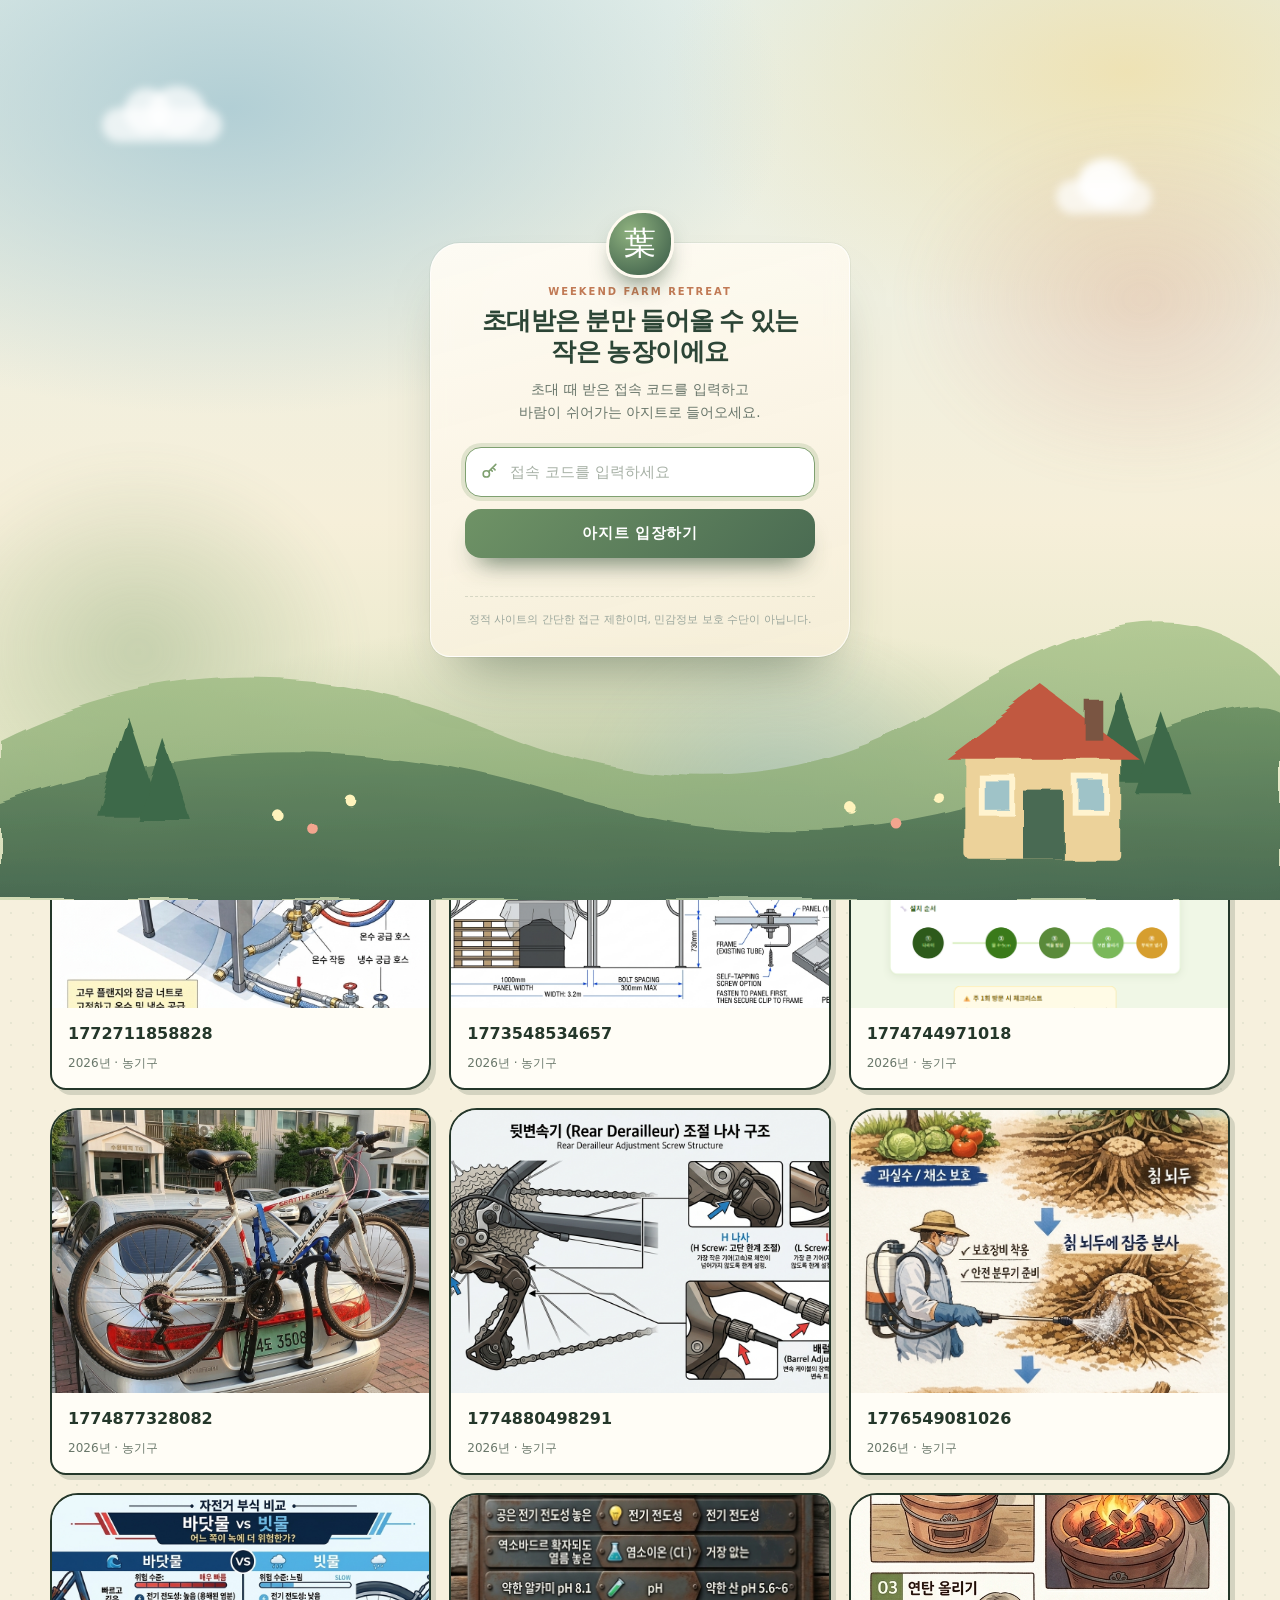
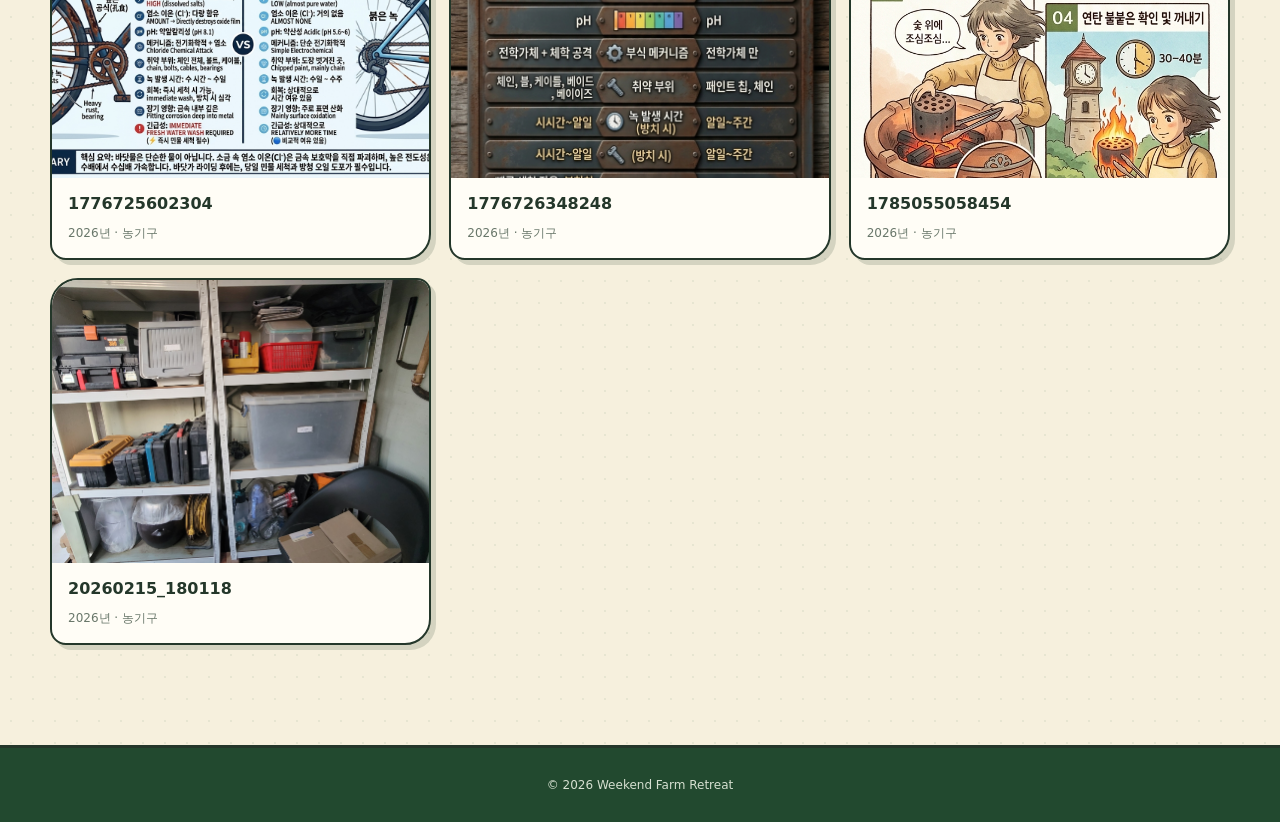
<file: docs/tools.html>
<!doctype html><html lang="ko"><head><meta charset="utf-8"><meta name="viewport" content="width=device-width,initial-scale=1"><title>농기구 사진첩</title><script>location.replace('gallery.html?category=농기구')</script></head><body><a href="gallery.html?category=농기구">농기구 사진첩으로 이동</a></body></html>
</file>
<file: docs/styles.css>
:root{--green:#284f3d;--leaf:#6f8f54;--cream:#f4f0e5;--ink:#223129;--muted:#66736c;--orange:#e87937;--white:#fff;--shadow:0 18px 45px rgba(31,54,42,.12)}
*{box-sizing:border-box}html{scroll-behavior:smooth}body{margin:0;background:var(--cream);color:var(--ink);font-family:Pretendard,"Noto Sans KR",system-ui,sans-serif}a{color:inherit;text-decoration:none}button,input{font:inherit}.shell{width:min(1180px,calc(100% - 40px));margin:auto}.site-header{position:sticky;top:0;z-index:20;background:rgba(244,240,229,.92);backdrop-filter:blur(14px);border-bottom:1px solid rgba(40,79,61,.12)}.nav{height:78px;display:flex;align-items:center;justify-content:space-between}.brand{display:flex;gap:12px;align-items:center;font-weight:800}.brand-mark{width:38px;height:38px;display:grid;place-items:center;background:var(--green);color:white;border-radius:50% 50% 44% 56%;transform:rotate(-8deg)}.brand span small{display:block;color:var(--muted);font-size:10px;letter-spacing:.16em}.links{display:flex;align-items:center;gap:34px}.links a{font-size:14px;font-weight:700;color:var(--muted)}.links a.active,.links a:hover{color:var(--green)}.nav-cta{background:var(--green)!important;color:white!important;padding:11px 18px;border-radius:30px}.hero{min-height:680px;display:grid;grid-template-columns:1.05fr .95fr;align-items:center;gap:60px;padding:74px 0 86px}.eyebrow{font-size:12px;letter-spacing:.2em;font-weight:800;color:var(--orange);text-transform:uppercase}.hero h1{font-family:Georgia,"Noto Serif KR",serif;font-size:clamp(56px,7vw,92px);line-height:.98;letter-spacing:-.055em;margin:23px 0 28px}.hero h1 em{display:block;color:var(--leaf);font-style:italic}.hero-copy{font-size:17px;line-height:1.8;color:var(--muted);max-width:490px}.actions{display:flex;gap:12px;margin-top:34px}.btn{border:0;border-radius:99px;padding:15px 22px;font-weight:800;cursor:pointer}.btn-primary{background:var(--orange);color:white}.btn-secondary{background:white;color:var(--green)}.hero-visual{position:relative;min-height:520px}.hero-photo{position:absolute;inset:0 0 45px 45px;border-radius:180px 180px 24px 24px;background:linear-gradient(170deg,rgba(27,72,45,.05),rgba(27,72,45,.35)),url('텃밭작물재배캘린더.jpg') center/cover;box-shadow:var(--shadow)}.hero-card{position:absolute;left:0;bottom:0;background:white;border-radius:16px;padding:20px 24px;box-shadow:var(--shadow);display:flex;gap:16px;align-items:center}.hero-card b{display:block;font-family:Georgia,serif;font-size:32px;color:var(--green)}.hero-card span{font-size:12px;color:var(--muted)}.features{background:var(--green);color:white;padding:72px 0}.section-head{display:flex;justify-content:space-between;align-items:end;margin-bottom:35px}.section-head h2,.page-title{font-family:Georgia,"Noto Serif KR",serif;font-size:42px;margin:8px 0}.section-head p{max-width:440px;color:#d5dfd8;line-height:1.7}.feature-grid{display:grid;grid-template-columns:repeat(3,1fr);gap:16px}.feature{min-height:220px;padding:28px;background:rgba(255,255,255,.08);border:1px solid rgba(255,255,255,.13);border-radius:20px}.feature .num{color:#acc3a8;font-size:12px}.feature h3{font-size:22px;margin:42px 0 8px}.feature p{color:#cfdbd3;line-height:1.7;font-size:14px}.page-main{padding:70px 0 100px}.page-intro{display:flex;justify-content:space-between;gap:30px;align-items:end;margin-bottom:42px}.page-intro p{color:var(--muted);max-width:510px;line-height:1.7}.search{background:white;padding:14px 18px;border-radius:14px;display:flex;gap:10px;min-width:310px;box-shadow:0 8px 30px rgba(31,54,42,.06)}.search input{border:0;outline:0;width:100%;background:transparent}.calendar-wrap{overflow-x:auto;background:white;border-radius:20px;padding:20px;box-shadow:var(--shadow)}.calendar{min-width:1020px;display:grid;grid-template-columns:88px 150px repeat(12,1fr);gap:3px}.cell{min-height:47px;padding:8px;font-size:12px;background:#f0f2eb;border-radius:4px;display:flex;align-items:center;justify-content:center}.month{background:var(--green);color:white;font-weight:800}.crop-name{justify-content:flex-start;font-weight:800;background:#e5eadf}.crop-category{font-weight:800;background:#edf0e8;color:#496053}.crop-category.fruit{background:#faead8;color:#9b5c32}.season{background:#d8e4c8;color:#38503a;font-weight:700}.season.plant{box-shadow:inset 0 -4px #75a66d}.season.harvest{box-shadow:inset 0 -4px var(--orange)}.is-hidden{display:none!important}.legend{display:flex;gap:20px;margin:0 0 16px;font-size:13px;color:var(--muted)}.dot{display:inline-block;width:9px;height:9px;border-radius:50%;margin-right:6px}.dot.green{background:#75a66d}.dot.orange{background:var(--orange)}.tabs{display:flex;gap:8px;flex-wrap:wrap;margin-bottom:30px}.tab{padding:11px 18px;border-radius:99px;background:#e4e7dd;color:var(--muted);font-weight:750;font-size:14px}.tab.active{background:var(--green);color:white}.upload-panel{background:var(--green);color:white;border-radius:22px;padding:34px;display:grid;grid-template-columns:1fr auto;align-items:center;gap:20px;margin-bottom:34px}.upload-panel h2{margin:0 0 8px}.upload-panel p{margin:0;color:#cedbd2}.year-field{display:flex;align-items:center;gap:8px;font-size:13px}.year-field input{width:82px;border:0;border-radius:8px;padding:9px}.file-label{background:var(--orange);padding:14px 20px;border-radius:99px;font-weight:800;cursor:pointer}.file-label input{display:none}.gallery-grid{display:grid;grid-template-columns:repeat(3,1fr);gap:18px}.photo-card{background:white;border-radius:18px;overflow:hidden;box-shadow:0 10px 25px rgba(31,54,42,.08)}.photo-card img{width:100%;aspect-ratio:4/3;object-fit:cover;display:block}.photo-info{padding:16px}.photo-info input{border:0;border-bottom:1px solid #ddd;width:100%;font-weight:800;padding:5px 0;background:transparent}.photo-meta{display:flex;justify-content:space-between;align-items:center;margin-top:12px;color:var(--muted);font-size:12px}.delete{border:0;background:#f6dfd5;color:#a34424;border-radius:8px;padding:6px 9px;cursor:pointer}.empty{grid-column:1/-1;border:2px dashed #cbd2c4;border-radius:20px;padding:70px;text-align:center;color:var(--muted)}footer{padding:30px 0;border-top:1px solid rgba(40,79,61,.13);font-size:12px;color:var(--muted)}
@media(max-width:800px){.links{gap:14px}.links a{font-size:12px}.nav-cta{display:none}.hero{grid-template-columns:1fr;padding-top:45px}.hero-visual{min-height:440px}.feature-grid,.gallery-grid{grid-template-columns:1fr}.page-intro{display:block}.search{margin-top:24px;min-width:0}.upload-panel{grid-template-columns:1fr}.section-head{display:block}.hero h1{font-size:58px}}

/* Storybook theme — warm, hand-painted countryside atmosphere */
:root {
  --green: #355b44;
  --leaf: #65865c;
  --cream: #f8f0d9;
  --ink: #294036;
  --muted: #68756a;
  --orange: #c9603d;
  --paper: #fffaf0;
}

body {
  background-color: var(--cream);
  background-image: radial-gradient(rgba(77, 91, 59, .07) .7px, transparent .7px);
  background-size: 8px 8px;
}

.site-header {
  background: rgba(248, 240, 217, .88);
  border-bottom-color: rgba(53, 91, 68, .1);
}

.brand-mark {
  background: #597b52;
  border: 2px solid #f1d989;
  box-shadow: 2px 3px 0 #294c39;
  font-style: normal;
}

.nav-cta,
.btn {
  box-shadow: 3px 4px 0 rgba(50, 68, 51, .18);
}

.storybook-hero {
  position: relative;
  overflow: hidden;
  background: linear-gradient(180deg, #e8f2e8 0%, #f6edce 76%, #d4d19b 100%);
}

.storybook-hero::before {
  content: "";
  position: absolute;
  inset: 0;
  opacity: .18;
  pointer-events: none;
  background-image: repeating-linear-gradient(8deg, transparent 0 8px, rgba(255,255,255,.5) 9px 10px);
}

.storybook-hero .hero {
  min-height: 715px;
  padding: 55px 0 90px;
}

.hero-copy-wrap {
  position: relative;
  z-index: 2;
}

.hero h1 {
  margin-top: 18px;
  font-family: "Nanum Myeongjo", "Noto Serif KR", Georgia, serif;
  font-size: clamp(50px, 5.7vw, 78px);
  line-height: 1.13;
  letter-spacing: -.06em;
  text-shadow: 1px 2px 0 rgba(255, 255, 255, .8);
}

.hero h1 em {
  display: inline-block;
  position: relative;
  color: #527451;
}

.hero h1 em::after {
  content: "";
  position: absolute;
  left: 2%; right: 0; bottom: -8px;
  height: 9px;
  background: url("data:image/svg+xml,%3Csvg xmlns='http://www.w3.org/2000/svg' viewBox='0 0 200 10'%3E%3Cpath d='M2 7Q50 1 92 6t106-2' fill='none' stroke='%23d4a84f' stroke-width='3' stroke-linecap='round'/%3E%3C/svg%3E") center/100% 100% no-repeat;
}

.hero-copy { max-width: 535px; }
.hero-note { margin-top: 28px; color: #788070; font-size: 13px; }
.hero-note span { color: #c59039; margin-right: 6px; }

.btn-primary { background: #be5939; }
.btn-primary:hover { transform: translateY(-2px); box-shadow: 4px 7px 0 rgba(50,68,51,.15); }
.btn-secondary { border: 1px solid rgba(53,91,68,.16); background: rgba(255,250,240,.82); }

.farm-scene {
  width: 100%;
  height: auto;
  overflow: visible;
  filter: drop-shadow(0 22px 28px rgba(52, 74, 49, .2));
}

.hero-visual {
  display: grid;
  align-items: center;
  min-height: 570px;
}

.floating-card {
  position: absolute;
  display: flex;
  align-items: center;
  gap: 12px;
  padding: 14px 18px;
  border: 1px solid rgba(75, 91, 61, .13);
  border-radius: 15px;
  background: rgba(255, 250, 235, .94);
  box-shadow: 5px 7px 0 rgba(47, 75, 55, .13);
  transform: rotate(-2deg);
}

.weather-card { top: 65px; left: 0; }
.weather-card > span { font-size: 27px; color: #d89d32; }
.floating-card small { display: block; color: var(--muted); font-size: 10px; }
.floating-card strong { display: block; font-family: Georgia, serif; }

.cloud {
  position: absolute;
  width: 130px;
  height: 35px;
  border-radius: 50%;
  background: rgba(255,255,255,.5);
  filter: blur(3px);
}
.cloud::before, .cloud::after { content: ""; position: absolute; background: inherit; border-radius: 50%; }
.cloud::before { width: 55px; height: 55px; left: 25px; bottom: 0; }
.cloud::after { width: 70px; height: 55px; right: 12px; bottom: 0; }
.cloud-one { left: 7%; top: 110px; animation: drift 12s ease-in-out infinite alternate; }
.cloud-two { right: 4%; top: 175px; transform: scale(.7); animation: drift 15s ease-in-out infinite alternate-reverse; }
@keyframes drift { to { translate: 32px 4px; } }

.grass-edge {
  position: absolute;
  right: 0; bottom: -1px; left: 0;
  height: 35px;
  background: #355b44;
  clip-path: polygon(0 75%,2% 45%,3% 80%,5% 30%,6% 78%,8% 55%,10% 82%,12% 34%,13% 76%,15% 50%,17% 80%,19% 25%,20% 76%,22% 45%,24% 80%,26% 35%,27% 78%,29% 50%,31% 82%,33% 35%,35% 75%,37% 44%,39% 80%,41% 30%,43% 76%,45% 50%,47% 80%,49% 34%,51% 78%,53% 44%,55% 82%,57% 30%,59% 77%,61% 50%,63% 80%,65% 38%,67% 76%,69% 45%,71% 81%,73% 30%,75% 78%,77% 45%,79% 80%,81% 35%,83% 75%,85% 50%,87% 81%,89% 28%,91% 77%,93% 48%,95% 80%,97% 36%,100% 76%,100% 100%,0 100%);
}

.features {
  padding: 90px 0 105px;
  background: #355b44;
  background-image: radial-gradient(rgba(255,255,255,.035) 1px, transparent 1px);
  background-size: 9px 9px;
}

.section-head h2 { font-family: "Noto Serif KR", Georgia, serif; }
.feature-grid { gap: 22px; }
.feature {
  min-height: 285px;
  padding: 30px;
  border: 0;
  border-radius: 35px 12px 32px 15px;
  color: var(--ink);
  background: #f1e6c8;
  box-shadow: 7px 9px 0 rgba(25, 47, 35, .42);
  transform: rotate(-.6deg);
  transition: transform .25s ease;
}
.feature:nth-child(2) { transform: rotate(.8deg); background: #d7dfc1; }
.feature:nth-child(3) { background: #ecd1ac; }
.feature:hover { transform: translateY(-7px) rotate(0); }
.feature-icon { display: grid; place-items: center; width: 48px; height: 48px; border-radius: 50%; background: rgba(76,105,72,.13); color: #527451; font-size: 24px; }
.feature small { display: block; margin-top: 20px; color: #8a7962; font-size: 9px; letter-spacing: .18em; font-weight: 800; }
.feature h3 { margin: 10px 0; font-family: Georgia, "Noto Serif KR", serif; color: #354f3d; }
.feature p { color: #687064; }
.feature b { display: block; margin-top: 22px; color: #a34d35; font-size: 12px; }

footer { background: #2b4b3a; color: #c9d4c5; border: 0; text-align: center; }

@media (max-width: 800px) {
  .storybook-hero .hero { padding-top: 60px; }
  .hero h1 { font-size: 49px; }
  .hero-visual { min-height: 430px; }
  .weather-card { top: 20px; }
  .links { gap: 11px; }
}

@media (prefers-reduced-motion: reduce) {
  .cloud { animation: none; }
  * { scroll-behavior: auto !important; }
}

/* GitHub-backed photo archive */
.admin-open {
  border: 0;
  border-radius: 99px;
  padding: 10px 15px;
  background: #355b44;
  color: white;
  font: inherit;
  font-size: 12px;
  font-weight: 800;
  cursor: pointer;
}

.language-toggle {
  display: inline-flex;
  flex: 0 0 auto;
  padding: 3px;
  border: 1px solid rgba(53, 91, 68, .2);
  border-radius: 99px;
  background: rgba(255, 250, 240, .72);
}
.language-toggle button {
  border: 0;
  border-radius: 99px;
  padding: 6px 9px;
  background: transparent;
  color: #68756a;
  font-size: 10px;
  font-weight: 800;
  cursor: pointer;
}
.language-toggle button.active { background: #355b44; color: white; }

.repo-banner {
  display: flex;
  align-items: center;
  gap: 18px;
  margin-bottom: 32px;
  padding: 23px 28px;
  border-radius: 20px;
  background: #355b44;
  color: white;
  box-shadow: var(--shadow);
}
.repo-banner > span { font-size: 36px; color: #f1d989; }
.repo-banner h2, .repo-banner p { margin: 0; }
.repo-banner p { margin-top: 4px; color: #d5dfd8; font-size: 13px; }
.repo-banner button { margin-left: auto; border: 0; border-radius: 99px; padding: 12px 17px; background: #c9603d; color: white; font-weight: 800; cursor: pointer; }
.photo-info strong { display: block; overflow: hidden; text-overflow: ellipsis; white-space: nowrap; }
.gallery-controls { display: flex; align-items: center; justify-content: space-between; gap: 16px; margin: 0 0 22px; padding: 12px 16px; border-radius: 14px; background: rgba(255,250,240,.8); }
.gallery-filters { display: flex; align-items: center; gap: 18px; }
.gallery-controls label { display: flex; align-items: center; gap: 9px; color: var(--muted); font-size: 12px; font-weight: 750; }
.gallery-controls select { border: 1px solid #ccd2c5; border-radius: 9px; padding: 7px 28px 7px 10px; background: white; color: var(--ink); }
.year-filter { position: relative; color: var(--muted); font-size: 12px; font-weight: 750; }
.year-filter summary { min-width: 100px; padding: 8px 10px; border: 1px solid #ccd2c5; border-radius: 9px; background: white; color: var(--ink); cursor: pointer; list-style-position: inside; }
.year-filter fieldset { position: absolute; z-index: 5; top: calc(100% + 6px); left: 0; display: grid; min-width: 130px; gap: 9px; margin: 0; padding: 12px; border: 1px solid #ccd2c5; border-radius: 10px; background: white; box-shadow: 0 8px 24px rgba(31,54,42,.14); }
.year-filter fieldset label { justify-content: flex-start; cursor: pointer; }
.year-filter input { margin: 0; accent-color: var(--green); }
.gallery-pagination { display: flex; align-items: center; gap: 10px; color: var(--muted); font-size: 12px; }
.gallery-pagination button { border: 0; border-radius: 9px; padding: 8px 12px; background: #dce6d4; color: #355b44; font-weight: 800; cursor: pointer; }
.gallery-pagination button:disabled { opacity: .38; cursor: not-allowed; }

.admin-overlay {
  position: fixed;
  z-index: 100;
  inset: 0;
  display: grid;
  place-items: center;
  padding: 24px;
  background: rgba(24, 43, 33, .68);
  backdrop-filter: blur(8px);
}
.admin-overlay[hidden] { display: none; }
.admin-dialog { width: min(820px, 100%); max-height: 90vh; overflow: auto; border-radius: 24px; background: #f8f0d9; box-shadow: 0 30px 90px rgba(0,0,0,.35); }
.admin-dialog > header { position: sticky; top: 0; z-index: 2; display: flex; align-items: center; justify-content: space-between; padding: 22px 28px; border-bottom: 1px solid rgba(53,91,68,.15); background: rgba(248,240,217,.95); }
.admin-dialog h2 { margin: 4px 0 0; }
.admin-dialog > header button { border: 0; background: none; color: #355b44; font-size: 34px; cursor: pointer; }
.admin-content { display: grid; gap: 18px; padding: 26px; }
.admin-card { padding: 23px; border: 1px solid rgba(53,91,68,.13); border-radius: 18px; background: #fffaf0; }
.admin-card h3 { margin-top: 0; }
.connection-badge { display: inline-block; margin-left: 10px; padding: 4px 9px; border-radius: 99px; background: #dcebd7; color: #28703d; font-size: 11px; font-weight: 900; vertical-align: middle; }
.connection-badge[hidden] { display: none; }
.admin-card p { color: var(--muted); font-size: 13px; line-height: 1.65; }
.admin-card code { color: #a44e35; }
.admin-row { display: flex; align-items: center; gap: 9px; flex-wrap: wrap; }
.admin-row > input, .admin-row select { min-width: 130px; flex: 1; border: 1px solid #ccd2c5; border-radius: 10px; padding: 12px; background: white; }
.admin-row .btn { padding: 12px 15px; }
.file-picker input { display: none; }
.admin-status { min-height: 20px; margin-bottom: 0 !important; color: #4d7351 !important; font-weight: 700; }
.admin-status.error { color: #ad412c !important; }
.upload-progress { width: 100%; height: 13px; margin-top: 15px; overflow: hidden; border: 0; border-radius: 99px; background: #e2e5d8; accent-color: #598052; }
.upload-progress::-webkit-progress-bar { border-radius: 99px; background: #e2e5d8; }
.upload-progress::-webkit-progress-value { border-radius: 99px; background: linear-gradient(90deg, #6d945f, #c3a552); transition: width .2s ease; }
.upload-progress::-moz-progress-bar { border-radius: 99px; background: linear-gradient(90deg, #6d945f, #c3a552); }
.upload-progress-text { min-height: 20px; margin: 7px 0 0 !important; color: #4d7351 !important; font-weight: 800; }
.upload-progress-text.error { color: #ad412c !important; }
.repo-photo-list { display: grid; gap: 9px; margin: 20px 0 0; padding: 0; list-style: none; }
.repo-photo-list li { display: grid; grid-template-columns: 55px minmax(0,1fr) auto; align-items: center; gap: 12px; padding: 9px; border-radius: 12px; background: #f2ecdd; }
.repo-photo-list img { width: 55px; height: 45px; border-radius: 8px; object-fit: cover; }
.repo-photo-list span { overflow: hidden; color: #4d5f53; font-size: 12px; text-overflow: ellipsis; white-space: nowrap; }
.repo-photo-list div { display: flex; gap: 5px; }
.repo-photo-list button { border: 0; border-radius: 7px; padding: 6px 8px; background: #dce6d4; color: #355b44; font-size: 11px; cursor: pointer; }
.repo-photo-list button.danger { background: #f2d9d0; color: #a33d2d; }
.repo-photo-list .repo-list-loading { display: block; color: var(--muted); font-size: 12px; text-align: center; }

@media (max-width: 700px) {
  .admin-open { display: none; }
  .repo-banner { align-items: flex-start; flex-wrap: wrap; }
  .repo-banner button { width: 100%; margin-left: 0; }
  .repo-photo-list li { grid-template-columns: 45px minmax(0,1fr); }
  .repo-photo-list div { grid-column: 1 / -1; }
  .language-toggle button { padding: 5px 7px; }
  .gallery-controls { align-items: stretch; flex-direction: column; }
  .gallery-filters { align-items: flex-start; flex-wrap: wrap; }
  .gallery-pagination { justify-content: space-between; }
}
.legend b { font-weight: 500; }
.crop-heading { gap: 6px; }
.crop-name { gap: 8px; }
.crop-icon { display: inline-grid; flex: 0 0 27px; width: 27px; height: 27px; place-items: center; border: 1px solid rgba(68,96,64,.12); border-radius: 9px; background: rgba(255,255,255,.72); font-size: 17px; line-height: 1; box-shadow: 0 2px 4px rgba(45,72,52,.08); }
.crop-category.fruitTree { background: #f3e5c8; color: #806127; }.crop-category.flower { background: #f7e1eb; color: #9a4e71; }.crop-category.tree { background: #dfe9dc; color: #3c6745; }.crop-category.special { background: #e7e1f1; color: #695181; }
.crop-filters { display: grid; gap: 10px; min-width: 310px; }
.category-filter { display: flex; align-items: center; gap: 10px; color: var(--muted); font-size: 13px; font-weight: 800; }
.category-filter select { flex: 1; border: 1px solid rgba(53,91,68,.18); border-radius: 12px; padding: 11px 34px 11px 12px; background: white; color: var(--ink); font: inherit; cursor: pointer; box-shadow: 0 8px 30px rgba(31,54,42,.06); }
.calendar > .month { position: sticky; top: 0; z-index: 8; box-shadow: 0 5px 10px rgba(31,54,42,.12); }
@media(min-width:1021px) { .calendar-wrap { overflow: visible; } .calendar > .month { top: 82px; } }
@media(max-width:1020px) { .calendar-wrap { max-height: calc(100vh - 100px); overflow: auto; } }
@media(max-width:800px) { .crop-filters { min-width: 0; margin-top: 24px; } .crop-filters .search { margin-top: 0; } }
.farming-glossary { display: grid; grid-template-columns: 220px 1fr; gap: 24px; margin: 0 0 18px; padding: 20px 22px; border: 1px solid rgba(53,91,68,.12); border-radius: 18px; background: rgba(255,250,240,.82); }
.glossary-heading { display: flex; gap: 12px; align-items: flex-start; }
.glossary-heading > span { display: grid; flex: 0 0 38px; width: 38px; height: 38px; place-items: center; border-radius: 12px; background: #dce6d4; color: var(--green); font-size: 20px; }
.glossary-heading h2 { margin: 0; font-size: 17px; }.glossary-heading p { margin: 5px 0 0; color: var(--muted); font-size: 12px; line-height: 1.5; }
.farming-glossary dl { display: grid; grid-template-columns: repeat(2,1fr); gap: 10px; margin: 0; }.farming-glossary dl div { padding: 10px 12px; border-radius: 11px; background: #f0f2eb; }.farming-glossary dt { color: var(--green); font-size: 13px; font-weight: 900; }.farming-glossary dd { margin: 4px 0 0; color: var(--muted); font-size: 12px; line-height: 1.5; }
.dashboard-main { display: grid; gap: 28px; }.dashboard-hero { display: flex; align-items: end; justify-content: space-between; gap: 24px; }.dashboard-hero p { max-width: 590px; color: var(--muted); line-height: 1.7; }.month-badge { min-width: 180px; padding: 18px 22px; border-radius: 18px; background: var(--green); color: white; text-align: center; box-shadow: var(--shadow); }.month-badge small { display: block; color: #d5dfd8; }.month-badge strong { display: block; margin-top: 4px; font-family: Georgia,serif; font-size: 32px; }
.dashboard-stats { display: grid; grid-template-columns: repeat(2,1fr); gap: 14px; }.dashboard-stats article { display: flex; align-items: center; gap: 16px; padding: 22px; border-radius: 18px; background: white; box-shadow: 0 8px 25px rgba(31,54,42,.07); }.dashboard-stats article > span { font-size: 30px; }.dashboard-stats strong { display: block; color: var(--green); font-family: Georgia,serif; font-size: 30px; }.dashboard-stats small { color: var(--muted); }.dashboard-stats .crop-summary { grid-column: 1 / -1; display: grid; grid-template-columns: 150px 1fr; gap: 24px; }.crop-total { display: flex; align-items: center; gap: 16px; padding-right: 24px; border-right: 1px solid #e2e7de; }.crop-total > span { font-size: 30px; }.crop-summary h2 { margin: 0 0 12px; font-size: 17px; }.category-counts { display: grid; grid-template-columns: repeat(6,1fr); gap: 8px; margin: 0; padding: 0; list-style: none; }.category-counts li { display: flex; align-items: center; justify-content: space-between; gap: 8px; padding: 9px 11px; border-radius: 10px; background: #edf2e9; color: #496053; font-size: 12px; font-weight: 800; }.category-counts li.fruit { background: #faead8; color: #9b5c32; }.category-counts li.fruitTree { background: #f3e5c8; color: #806127; }.category-counts li.flower { background: #f7e1eb; color: #9a4e71; }.category-counts li.tree { background: #dfe9dc; color: #3c6745; }.category-counts li.special { background: #e7e1f1; color: #695181; }.category-counts strong { font-size: 20px; }
.task-board,.dashboard-links { padding: 26px; border-radius: 22px; background: white; box-shadow: var(--shadow); }.dashboard-section-heading { display: flex; align-items: end; justify-content: space-between; margin-bottom: 20px; }.dashboard-section-heading h2 { margin: 5px 0 0; }.dashboard-section-heading a { color: var(--orange); font-size: 13px; font-weight: 800; }.temperature-guide { display: flex; gap: 9px; align-items: flex-start; margin: -4px 0 18px; padding: 11px 13px; border-radius: 12px; background: #fff6df; color: #755d29; font-size: 12px; line-height: 1.55; }.temperature-guide > span:first-child { font-size: 16px; }.task-columns { display: grid; grid-template-columns: repeat(3,1fr); gap: 14px; }.task-card { overflow: hidden; border: 1px solid #e0e5dc; border-radius: 16px; }.task-card header { display: flex; gap: 11px; align-items: center; padding: 17px; background: #edf2e9; }.task-card.harvest header { background: #f7e8dc; }.task-card header > span { font-size: 25px; }.task-card h3 { margin: 0; }.task-card header small { color: var(--muted); }.task-card ul { display: flex; flex-wrap: wrap; gap: 8px; min-height: 85px; margin: 0; padding: 16px; list-style: none; align-content: flex-start; }.task-card li { padding: 7px 10px; border-radius: 12px; background: #edf2e9; color: #355b44; font-size: 12px; font-weight: 800; }.task-card li:not(.no-task) { display: grid; gap: 4px; }.task-card.harvest li { background: #f7e8dc; color: #9b4d30; }.task-condition { display: flex; gap: 3px; align-items: center; color: #587161; font-size: 10px; font-weight: 700; }.task-card.harvest .task-condition { color: #9b684f; }.task-condition em { margin-left: 2px; padding: 1px 4px; border-radius: 5px; background: rgba(255,255,255,.75); color: #708078; font-size: 9px; font-style: normal; }.task-storage { margin-top: 3px; padding-top: 7px; border-top: 1px solid rgba(155,77,48,.14); color: #76584a; font-size: 10px; font-weight: 650; line-height: 1.55; }
.task-card.harvest li:not(.no-task) { width: 100%; }.task-card li.no-task { background: transparent; color: var(--muted); font-weight: 500; }
.quick-link-grid { display: grid; grid-template-columns: repeat(2,1fr); gap: 14px; }.quick-link-grid a { display: grid; grid-template-columns: auto 1fr auto; align-items: center; gap: 15px; padding: 20px; border-radius: 15px; background: #f0f2eb; }.quick-link-grid a > span { font-size: 27px; color: var(--green); }.quick-link-grid strong,.quick-link-grid small { display: block; }.quick-link-grid small { margin-top: 4px; color: var(--muted); }.quick-link-grid b { color: var(--orange); font-size: 22px; }
.skill-levels { padding: 82px 0 90px; background: #f4f0e5; }.skill-levels-heading { display: grid; grid-template-columns: 1.1fr .9fr; gap: 48px; align-items: end; margin-bottom: 28px; }.skill-levels-heading h2 { margin: 8px 0 0; font-family: Georgia,"Noto Serif KR",serif; font-size: clamp(32px,4vw,46px); }.skill-levels-heading p { margin: 0; color: var(--muted); line-height: 1.75; }.skill-table-wrap { overflow-x: auto; border-radius: 22px; background: white; box-shadow: var(--shadow); }.skill-table { width: 100%; min-width: 1000px; border-collapse: collapse; table-layout: fixed; }.skill-table caption { position: absolute; width: 1px; height: 1px; overflow: hidden; clip: rect(0 0 0 0); }.skill-table th,.skill-table td { padding: 20px 18px; border-bottom: 1px solid #e2e7de; text-align: left; vertical-align: top; font-size: 13px; line-height: 1.65; }.skill-table thead th { background: var(--green); color: white; font-size: 12px; letter-spacing: .04em; }.skill-table thead th:first-child { width: 125px; }.skill-table thead th:nth-child(2) { width: 160px; }.skill-table tbody th { background: #edf2e9; color: var(--green); text-align: center; }.skill-table tbody tr:last-child th,.skill-table tbody tr:last-child td { border-bottom: 0; }.level-number { display: grid; width: 38px; height: 38px; margin: 0 auto 7px; place-items: center; border-radius: 50%; background: var(--green); color: white; font-family: Georgia,serif; font-size: 22px; }.skill-table tbody th small { display: block; font-weight: 900; }.skill-table tbody tr:hover td { background: #fffaf0; }.skill-table .level-five th { background: #f3dfcc; color: #8e4b2d; }.skill-table .level-five .level-number { background: var(--orange); }.skill-table .level-five td { background: #fff9f2; font-weight: 650; }.skill-levels-notes { display: grid; grid-template-columns: repeat(2,1fr); gap: 14px; margin-top: 18px; }.skill-levels-notes p { display: grid; grid-template-columns: 120px 1fr; gap: 12px; margin: 0; padding: 17px 19px; border: 1px solid rgba(40,79,61,.12); border-radius: 15px; background: rgba(255,255,255,.65); color: var(--muted); font-size: 12px; line-height: 1.65; }.skill-levels-notes strong { color: var(--green); }
@media(max-width:800px) { .skill-levels { padding: 60px 0; }.skill-levels-heading { grid-template-columns: 1fr; gap: 16px; }.skill-table { min-width: 0; }.skill-table thead { position: absolute; width: 1px; height: 1px; overflow: hidden; clip: rect(0 0 0 0); }.skill-table,.skill-table tbody,.skill-table tr,.skill-table th,.skill-table td { display: block; width: 100%; }.skill-table tbody tr { padding: 16px; border-bottom: 8px solid #f4f0e5; }.skill-table tbody th { margin-bottom: 6px; border: 0; border-radius: 12px; }.skill-table td { display: grid; grid-template-columns: 105px 1fr; gap: 12px; padding: 10px 4px; }.skill-table td::before { content: attr(data-label); color: var(--green); font-size: 11px; font-weight: 900; }.skill-levels-notes { grid-template-columns: 1fr; }.skill-levels-notes p { grid-template-columns: 1fr; gap: 5px; } }
@media(max-width:800px) { .farming-glossary { grid-template-columns: 1fr; }.farming-glossary dl,.dashboard-stats,.task-columns,.quick-link-grid { grid-template-columns: 1fr; }.dashboard-stats .crop-summary { grid-template-columns: 1fr; }.crop-total { padding: 0 0 16px; border-right: 0; border-bottom: 1px solid #e2e7de; }.category-counts { grid-template-columns: repeat(2,1fr); }.dashboard-hero { align-items: stretch; flex-direction: column; }.month-badge { width: 100%; }.dashboard-section-heading { align-items: flex-start; gap: 12px; flex-direction: column; } }
@media(max-width:600px) { .nav { height: auto; min-height: 70px; gap: 8px; padding: 9px 0; }.brand > span:not(.brand-mark) { display: none; }.links { flex: 1; justify-content: flex-end; gap: 7px; }.links a { font-size: 11px; white-space: nowrap; }.language-toggle { margin-left: 2px; } }

/* =====================================================================
   WATERCOLOR THEME (수채화풍) — translucent washes on hand-made paper.
   Layered on top of the storybook theme so the whole site reads as if
   painted with watercolours: soft blooming colour, deckled edges, and
   diffuse pigment shadows instead of hard offsets.
   ===================================================================== */
:root {
  --green: #4a6b52;
  --leaf: #7fa070;
  --cream: #f7f1e3;
  --ink: #33463b;
  --muted: #6f7d70;
  --orange: #c17a55;
  --paper: #fdfaf2;
  --wash-sage: rgba(129, 160, 118, .38);
  --wash-sky: rgba(150, 187, 199, .34);
  --wash-butter: rgba(232, 205, 133, .34);
  --wash-blush: rgba(213, 150, 126, .30);
  --wash-deep: rgba(74, 107, 82, .5);
  --pigment-shadow: 0 22px 40px -22px rgba(74, 96, 70, .55);
  --paper-grain: url("data:image/svg+xml,%3Csvg xmlns='http://www.w3.org/2000/svg' width='160' height='160'%3E%3Cfilter id='n'%3E%3CfeTurbulence type='fractalNoise' baseFrequency='0.8' numOctaves='2' stitchTiles='stitch'/%3E%3C/filter%3E%3Crect width='100%25' height='100%25' filter='url(%23n)'/%3E%3C/svg%3E");
}

.wc-defs { position: absolute; width: 0; height: 0; overflow: hidden; }

/* Hand-made paper ground: warm base + faint pigment blooms + fibre grain */
body {
  background-color: var(--cream);
  background-image:
    radial-gradient(60% 45% at 15% 8%, var(--wash-sage) 0%, transparent 60%),
    radial-gradient(55% 40% at 92% 4%, var(--wash-butter) 0%, transparent 62%),
    radial-gradient(50% 45% at 85% 90%, var(--wash-sky) 0%, transparent 60%),
    radial-gradient(45% 40% at 5% 95%, var(--wash-blush) 0%, transparent 60%);
  background-attachment: fixed;
  position: relative;
}
body::before {
  content: "";
  position: fixed;
  inset: 0;
  z-index: -1;
  pointer-events: none;
  background-image: var(--paper-grain);
  background-size: 160px 160px;
  opacity: .5;
  mix-blend-mode: multiply;
}

/* --- Header: frosted paper strip --- */
.site-header {
  background: rgba(253, 250, 242, .78);
  backdrop-filter: blur(16px) saturate(1.05);
  border-bottom: 1px solid rgba(74, 107, 82, .12);
}
.brand-mark {
  background: radial-gradient(circle at 35% 30%, #7fa070, #4a6b52 78%);
  border: 2px solid rgba(255, 255, 255, .6);
  box-shadow: 0 6px 14px -4px rgba(74, 107, 82, .6);
  border-radius: 62% 38% 55% 45% / 55% 48% 52% 45%;
}
.links a.active, .links a:hover { color: var(--green); }
.nav-cta {
  background: linear-gradient(135deg, #5a7d5f, #4a6b52) !important;
  box-shadow: 0 12px 22px -12px rgba(74, 107, 82, .8);
}

/* --- Buttons: soft pigment pills, gentle lift --- */
.nav-cta, .btn { box-shadow: 0 12px 24px -14px rgba(74, 96, 70, .7); transition: transform .25s ease, box-shadow .25s ease; }
.btn-primary { background: linear-gradient(135deg, #cf8a63, #b5623f); color: #fff; }
.btn-primary:hover { transform: translateY(-3px); box-shadow: 0 18px 30px -14px rgba(150, 80, 50, .6); }
.btn-secondary {
  border: 1px solid rgba(74, 107, 82, .2);
  background: rgba(253, 250, 242, .7);
  backdrop-filter: blur(6px);
  color: var(--green);
}
.btn-secondary:hover { transform: translateY(-3px); }

/* --- Hero: an open wash of sky, meadow and evening light --- */
.storybook-hero {
  position: relative;
  overflow: hidden;
  background:
    radial-gradient(80% 55% at 20% 12%, rgba(168, 201, 210, .55) 0%, transparent 62%),
    radial-gradient(70% 50% at 88% 8%, rgba(240, 223, 168, .5) 0%, transparent 60%),
    radial-gradient(85% 60% at 50% 108%, rgba(122, 155, 110, .6) 0%, transparent 66%),
    linear-gradient(180deg, #eef4ec 0%, #f6efd9 60%, #e4e6c4 100%);
}
/* Soft pigment blooms drifting behind the copy */
.storybook-hero::before {
  content: "";
  position: absolute;
  inset: -6% -4%;
  z-index: 0;
  opacity: .8;
  pointer-events: none;
  filter: url(#wc-edge) blur(6px);
  background:
    radial-gradient(22% 30% at 18% 30%, rgba(127, 160, 112, .5) 0%, transparent 70%),
    radial-gradient(26% 28% at 80% 24%, rgba(200, 150, 120, .42) 0%, transparent 70%),
    radial-gradient(20% 26% at 65% 70%, rgba(150, 187, 199, .5) 0%, transparent 70%),
    radial-gradient(18% 22% at 35% 78%, rgba(232, 205, 133, .48) 0%, transparent 72%);
}
/* Faint fibre wash over the hero */
.storybook-hero::after {
  content: "";
  position: absolute;
  inset: 0;
  z-index: 0;
  pointer-events: none;
  background-image: var(--paper-grain);
  background-size: 170px 170px;
  opacity: .28;
  mix-blend-mode: multiply;
}
.storybook-hero .hero { position: relative; z-index: 1; }

.hero h1 { text-shadow: 0 2px 10px rgba(255, 255, 255, .55); }
.hero h1 em { color: #56794f; }
.hero h1 em::after {
  height: 11px; bottom: -10px;
  filter: url(#wc-edge-soft);
  background: url("data:image/svg+xml,%3Csvg xmlns='http://www.w3.org/2000/svg' viewBox='0 0 200 12'%3E%3Cpath d='M2 8Q52 2 96 7t102-3' fill='none' stroke='%23b5623f' stroke-width='5' stroke-linecap='round' opacity='0.55'/%3E%3C/svg%3E") center/100% 100% no-repeat;
}

/* Painted illustration: let the edges bleed like wet pigment */
.farm-scene { filter: url(#wc-scene) drop-shadow(0 26px 30px rgba(74, 96, 70, .28)); }

/* Floating card: translucent paper chit */
.floating-card {
  border: 1px solid rgba(74, 107, 82, .14);
  border-radius: 20px 16px 22px 14px;
  background: rgba(253, 250, 242, .82);
  backdrop-filter: blur(8px);
  box-shadow: 0 16px 30px -18px rgba(74, 96, 70, .55);
}

/* Clouds: soft washed puffs */
.cloud { background: rgba(255, 255, 255, .62); filter: blur(6px); }

/* Grass edge: wet brush stroke along the base */
.grass-edge {
  height: 42px;
  background: linear-gradient(180deg, rgba(74, 107, 82, .85), #47664e);
  filter: url(#wc-edge) blur(.4px);
}

/* --- Features: deep meadow wash with floating pigment cards --- */
.features {
  position: relative;
  background:
    radial-gradient(60% 70% at 15% 10%, rgba(120, 155, 110, .55) 0%, transparent 60%),
    radial-gradient(60% 70% at 90% 90%, rgba(60, 92, 68, .6) 0%, transparent 62%),
    linear-gradient(160deg, #557a5b 0%, #3f5f48 55%, #34503d 100%);
}
.features::before {
  content: "";
  position: absolute;
  inset: 0;
  pointer-events: none;
  background-image: var(--paper-grain);
  background-size: 180px 180px;
  opacity: .16;
  mix-blend-mode: overlay;
}
.features .shell { position: relative; z-index: 1; }
.section-head p { color: #e4ecdf; }

.feature {
  position: relative;
  isolation: isolate;
  border: 0;
  border-radius: 28px 20px 30px 18px;
  background: transparent;
  box-shadow: none;
  transform: rotate(-.6deg);
}
.feature:nth-child(2) { transform: rotate(.7deg); }
.feature:nth-child(3) { transform: rotate(-.3deg); }
/* Each card is a single translucent wash of pigment with a deckled edge */
.feature::before {
  content: "";
  position: absolute;
  inset: 0;
  z-index: -1;
  border-radius: inherit;
  filter: url(#wc-edge);
  background: linear-gradient(160deg, rgba(247, 240, 220, .96), rgba(238, 228, 200, .92));
  box-shadow: 0 26px 44px -24px rgba(20, 40, 28, .7);
}
.feature:nth-child(2)::before { background: linear-gradient(160deg, rgba(217, 228, 202, .96), rgba(199, 214, 184, .92)); }
.feature:nth-child(3)::before { background: linear-gradient(160deg, rgba(240, 214, 178, .96), rgba(230, 197, 158, .92)); }
.feature:hover { transform: translateY(-8px) rotate(0); }
.feature-icon {
  background: rgba(74, 107, 82, .14);
  color: #56794f;
  box-shadow: inset 0 0 0 1px rgba(74, 107, 82, .12);
}
.feature small { color: #97795e; }
.feature h3 { color: #3b5a44; }
.feature p { color: #5f6b5d; }
.feature b { color: #b0603c; }

/* --- Skill levels section: parchment worksheet --- */
.skill-levels {
  background:
    radial-gradient(55% 50% at 10% 0%, var(--wash-sage) 0%, transparent 55%),
    radial-gradient(55% 50% at 95% 100%, var(--wash-blush) 0%, transparent 55%),
    #f5efe0;
}
.skill-table-wrap {
  border: 1px solid rgba(74, 107, 82, .1);
  background: rgba(253, 250, 242, .9);
  box-shadow: var(--pigment-shadow);
}
.skill-table thead th { background: linear-gradient(160deg, #557a5b, #45664d); }
.skill-table tbody th { background: rgba(232, 240, 227, .8); }
.skill-table tbody tr:hover td { background: rgba(255, 250, 240, .9); }
.level-number { background: radial-gradient(circle at 35% 30%, #6f9366, #45664d 80%); box-shadow: 0 6px 12px -6px rgba(74, 107, 82, .8); }
.skill-table .level-five th { background: #f2ddc7; }
.skill-table .level-five .level-number { background: radial-gradient(circle at 35% 30%, #cf8a63, #b0603c 80%); }
.skill-levels-notes p { background: rgba(255, 255, 255, .55); border-color: rgba(74, 107, 82, .12); }

/* --- Footer: deep dusk wash --- */
footer {
  background:
    radial-gradient(70% 120% at 20% 0%, rgba(80, 110, 86, .6) 0%, transparent 60%),
    linear-gradient(180deg, #33503d, #274135);
  color: #d3ddcd;
}

/* Cards & panels elsewhere on the site pick up soft pigment shadows */
.calendar-wrap, .photo-card, .upload-panel, .repo-banner,
.dashboard-stats article, .task-board, .dashboard-links, .month-badge {
  box-shadow: var(--pigment-shadow) !important;
}

@media (prefers-reduced-motion: reduce) {
  .cloud { animation: none; }
}

/* Filters are costly on very small screens & the displacement can smear
   thin strokes — ease off but keep the washed colour palette. */
@media (max-width: 800px) {
  .storybook-hero::before { filter: blur(10px); }
  .feature::before { filter: none; }
  .grass-edge { filter: none; }
}

/* =====================================================================
   CERTIFICATIONS PAGE (자격증) — watercolour cards & tables
   ===================================================================== */
.visually-hidden {
  position: absolute; width: 1px; height: 1px;
  overflow: hidden; clip: rect(0 0 0 0); white-space: nowrap;
}
.cert-main { padding-bottom: 90px; }
.cert-section-title {
  margin: 54px 0 22px;
  font-family: "Nanum Myeongjo", "Noto Serif KR", Georgia, serif;
  font-size: clamp(26px, 3.4vw, 38px);
  color: var(--green);
}

/* Featured 나무의사 banner — a wet meadow wash */
.cert-highlight {
  position: relative;
  display: grid;
  grid-template-columns: auto 1fr;
  gap: 26px;
  align-items: center;
  margin-top: 8px;
  padding: 32px 34px;
  overflow: hidden;
  border-radius: 34px 20px 34px 20px;
  color: #f4f9f0;
  background:
    radial-gradient(60% 90% at 12% 10%, rgba(120,155,110,.6) 0%, transparent 60%),
    radial-gradient(70% 100% at 92% 92%, rgba(45,72,52,.7) 0%, transparent 62%),
    linear-gradient(150deg, #557a5b 0%, #3f5f48 60%, #33503d 100%);
  box-shadow: var(--pigment-shadow);
}
.cert-highlight::after {
  content: "";
  position: absolute; inset: 0;
  pointer-events: none;
  background-image: var(--paper-grain);
  background-size: 180px 180px;
  opacity: .14; mix-blend-mode: overlay;
}
.cert-highlight-badge {
  display: grid; place-items: center;
  width: 92px; height: 92px;
  font-size: 46px;
  border-radius: 50% 46% 54% 44%;
  background: rgba(253,250,242,.16);
  box-shadow: inset 0 0 0 2px rgba(255,255,255,.28);
}
.cert-highlight-body { position: relative; z-index: 1; }
.cert-highlight .eyebrow { color: #f2dfa8; }
.cert-highlight h2 {
  margin: 8px 0 10px;
  font-family: "Nanum Myeongjo", "Noto Serif KR", Georgia, serif;
  font-size: clamp(22px, 3vw, 32px);
  line-height: 1.25;
}
.cert-highlight p { margin: 0; max-width: 720px; color: #e3ecdd; line-height: 1.8; }
.cert-highlight strong { color: #fff; }
.cert-highlight-stats {
  display: flex; flex-wrap: wrap; gap: 14px;
  margin: 20px 0 0; padding: 0; list-style: none;
}
.cert-highlight-stats li {
  flex: 1 1 130px;
  padding: 14px 18px;
  border-radius: 16px 12px 18px 12px;
  background: rgba(253,250,242,.14);
  backdrop-filter: blur(4px);
}
.cert-highlight-stats strong {
  display: block;
  font-family: Georgia, "Noto Serif KR", serif;
  font-size: 30px; line-height: 1;
}
.cert-highlight-stats strong span { font-size: 15px; margin-left: 2px; opacity: .85; }
.cert-highlight-stats small { display: block; margin-top: 6px; color: #d4e0cd; font-size: 12px; }

/* Comparison table (reuses .skill-table styling) */
.cert-compare .skill-table-wrap { margin-top: 4px; }
.cert-table thead th:first-child { width: 170px; }
.cert-table thead th:nth-child(2) { width: auto; }
.cert-table tbody th { text-align: left; }
.cert-table tbody th small { font-size: 14px; }
.cert-level {
  display: inline-block;
  padding: 4px 12px;
  border-radius: 99px;
  font-size: 12px; font-weight: 900;
}
.cert-level.lv-easy { background: #dcebd7; color: #2c7040; }
.cert-level.lv-mid  { background: #f6ecc9; color: #8a6a1f; }
.cert-level.lv-hard { background: #f3ddcc; color: #b0603c; }
/* Estimated monthly-income cell in the comparison table */
.cert-table td strong { display: block; color: #33503d; font-size: 14px; font-weight: 900; }
.cert-table td small { display: block; margin-top: 3px; color: #7c8a7c; font-size: 11px; font-weight: 700; }

/* Detail cards — translucent pigment paper */
.cert-grid {
  display: grid;
  grid-template-columns: repeat(2, 1fr);
  gap: 24px;
}
.cert-grid > .cert-section-title { grid-column: 1 / -1; }
.cert-card {
  position: relative;
  padding: 26px 28px 12px;
  border: 1px solid rgba(74,107,82,.12);
  border-radius: 28px 18px 30px 18px;
  background: linear-gradient(165deg, rgba(253,250,242,.96), rgba(244,236,215,.92));
  box-shadow: var(--pigment-shadow);
  transition: transform .25s ease, box-shadow .25s ease;
}
.cert-card:nth-child(3n) { background: linear-gradient(165deg, rgba(224,234,214,.96), rgba(206,221,192,.9)); }
.cert-card:nth-child(3n+1) { background: linear-gradient(165deg, rgba(247,240,220,.96), rgba(238,227,199,.92)); }
.cert-card:hover { transform: translateY(-6px); box-shadow: 0 30px 50px -24px rgba(74,96,70,.6); }
.cert-card.cert-pro {
  grid-column: 1 / -1;
  border-color: rgba(74,107,82,.2);
  background: linear-gradient(160deg, rgba(240,247,235,.97), rgba(224,236,214,.94));
}
.cert-card-head {
  display: flex; align-items: center; gap: 16px;
  padding-bottom: 16px; margin-bottom: 4px;
  border-bottom: 1px dashed rgba(74,107,82,.22);
}
.cert-icon {
  display: grid; place-items: center;
  flex: 0 0 56px; width: 56px; height: 56px;
  font-size: 30px;
  border-radius: 50% 44% 54% 46%;
  background: rgba(74,107,82,.12);
  box-shadow: inset 0 0 0 1px rgba(74,107,82,.14);
}
.cert-card-head h3 {
  margin: 0;
  font-family: "Noto Serif KR", Georgia, serif;
  font-size: 22px; color: #33503d;
}
.cert-tag { margin: 5px 0 0; color: #8a7a5f; font-size: 12px; font-weight: 800; letter-spacing: .02em; }
.cert-facts { display: grid; gap: 2px; margin: 0; }
.cert-facts > div {
  display: grid;
  grid-template-columns: 84px 1fr;
  gap: 14px;
  padding: 14px 4px;
  border-bottom: 1px solid rgba(74,107,82,.1);
}
.cert-facts > div:last-child { border-bottom: 0; }
.cert-facts dt {
  font-weight: 900; font-size: 13px; color: var(--green);
}
.cert-facts dd {
  margin: 0; color: #56604f; font-size: 13.5px; line-height: 1.75;
}
/* Highlighted "예상 수입" row inside a detail card */
.cert-facts > div.cert-income {
  margin: 4px -12px;
  padding: 14px 12px;
  border-bottom: 0;
  border-radius: 14px;
  background:
    radial-gradient(70% 140% at 0% 0%, rgba(232,205,133,.3) 0%, transparent 60%),
    rgba(74,107,82,.07);
}
.cert-income dt { color: #8a6a1f; }
.cert-income dd strong { color: #33503d; }
/* Highlighted "현장 취업 방법" step list inside a detail card */
.cert-facts > div.cert-job {
  margin: 4px -12px;
  padding: 15px 12px;
  border-bottom: 0;
  border-radius: 14px;
  background:
    radial-gradient(70% 140% at 0% 0%, rgba(127,160,112,.24) 0%, transparent 60%),
    rgba(74,107,82,.08);
}
.cert-job dt { color: var(--green); }
.cert-job dd { color: #4f5a4b; }
.cert-job dd ol {
  margin: 0; padding: 0;
  list-style: none;
  counter-reset: job;
  display: grid; gap: 9px;
}
.cert-job dd li {
  position: relative;
  padding-left: 30px;
  counter-increment: job;
  line-height: 1.7;
}
.cert-job dd li::before {
  content: counter(job);
  position: absolute; left: 0; top: 1px;
  display: grid; place-items: center;
  width: 20px; height: 20px;
  border-radius: 50%;
  background: var(--green); color: #fff;
  font-size: 11px; font-weight: 900;
}
.cert-job dd b { color: #33503d; font-weight: 800; }
/* Plain bullet list inside a detail card (인허가 경로 등) */
.edu-list { margin: 0; padding-left: 18px; display: grid; gap: 8px; }
.edu-list li { line-height: 1.7; }
.edu-list li::marker { color: var(--leaf); }
.edu-list b { color: #33503d; font-weight: 800; }

/* --- Climate page: cool/warm split hero --- */
.climate-hero {
  position: relative;
  display: grid;
  grid-template-columns: auto 1fr;
  gap: 28px;
  align-items: center;
  margin-top: 8px;
  padding: 32px 34px;
  overflow: hidden;
  border-radius: 34px 20px 34px 20px;
  color: #fff;
  background:
    radial-gradient(120% 140% at 0% 50%, rgba(74,107,82,.95) 0%, rgba(93,140,150,.9) 34%, transparent 55%),
    linear-gradient(105deg, #4a6b52 0%, #5d8c96 42%, #c9803f 66%, #b0472f 100%);
  box-shadow: var(--pigment-shadow);
}
.climate-hero::after {
  content: "";
  position: absolute; inset: 0;
  pointer-events: none;
  background-image: var(--paper-grain);
  background-size: 180px 180px;
  opacity: .16; mix-blend-mode: overlay;
}
.climate-hero-figure {
  position: relative; z-index: 1;
  display: grid; place-items: center;
  width: 128px; height: 128px;
  border-radius: 50% 46% 54% 44%;
  background: rgba(255,255,255,.16);
  box-shadow: inset 0 0 0 2px rgba(255,255,255,.35);
  text-align: center;
}
.climate-hero-figure strong { font-family: Georgia, "Noto Serif KR", serif; font-size: 46px; line-height: 1; }
.climate-hero-figure strong span { font-size: 20px; }
.climate-hero-figure small { display: block; margin-top: 6px; font-size: 11px; opacity: .9; }
.climate-hero-body { position: relative; z-index: 1; }
.climate-hero-body .eyebrow { color: #ffe0b0; }
.climate-hero-body h2 {
  margin: 8px 0 10px;
  font-family: "Nanum Myeongjo", "Noto Serif KR", Georgia, serif;
  font-size: clamp(21px, 2.9vw, 31px); line-height: 1.3;
}
.climate-hero-body p { margin: 0; max-width: 720px; color: #f4ece2; line-height: 1.8; }
.climate-hero-body strong { color: #fff; }

/* "지금 무슨 일이" 배너: warm-tinted highlight */
.cert-highlight.climate-now {
  background:
    radial-gradient(60% 90% at 12% 10%, rgba(201,128,63,.6) 0%, transparent 60%),
    radial-gradient(70% 100% at 92% 92%, rgba(150,60,40,.6) 0%, transparent 62%),
    linear-gradient(150deg, #a9663f 0%, #8a4a35 60%, #6d3a2c 100%);
}
.cert-highlight.climate-now .eyebrow { color: #ffe0b0; }

/* Connection lead paragraph */
.relate-lead { grid-column: 1 / -1; }
.relate-lead p { margin: 0; color: #4f5a4b; font-size: 15px; line-height: 1.9; }
.relate-lead strong { color: #33503d; }

/* --- Homepage climate teaser --- */
.climate-cta { padding: 8px 0 4px; }
.climate-cta-inner {
  display: grid;
  grid-template-columns: auto 1fr auto;
  align-items: center;
  gap: 24px;
  padding: 26px 30px;
  border-radius: 30px 18px 30px 18px;
  color: #fff;
  background:
    radial-gradient(120% 160% at 0% 50%, rgba(74,107,82,.96) 0%, rgba(93,140,150,.9) 32%, transparent 56%),
    linear-gradient(105deg, #4a6b52 0%, #5d8c96 44%, #c9803f 70%, #b0472f 100%);
  box-shadow: var(--pigment-shadow);
  transition: transform .25s ease, box-shadow .25s ease;
}
.climate-cta-inner:hover { transform: translateY(-4px); box-shadow: 0 30px 50px -24px rgba(74,96,70,.6); }
.climate-cta-badge {
  display: grid; place-items: center;
  width: 84px; height: 84px; flex: 0 0 84px;
  border-radius: 50% 46% 54% 44%;
  background: rgba(255,255,255,.16);
  box-shadow: inset 0 0 0 2px rgba(255,255,255,.35);
}
.climate-cta-badge strong { font-family: Georgia, serif; font-size: 30px; line-height: 1; }
.climate-cta-badge strong span { font-size: 15px; }
.climate-cta .eyebrow { color: #ffe0b0; }
.climate-cta-body h2 {
  margin: 6px 0 8px;
  font-family: "Nanum Myeongjo", "Noto Serif KR", Georgia, serif;
  font-size: clamp(19px, 2.3vw, 27px); line-height: 1.35; color: #fff;
}
.climate-cta-body p { margin: 0; max-width: 640px; color: #f1e9df; line-height: 1.7; font-size: 14px; }
.climate-cta-arrow { flex: 0 0 auto; font-weight: 800; color: #ffe4c2; white-space: nowrap; }

@media (max-width: 800px) {
  .climate-hero { grid-template-columns: 1fr; }
  .climate-hero-figure { width: 96px; height: 96px; }
  .climate-hero-figure strong { font-size: 36px; }
  .climate-cta-inner { grid-template-columns: 1fr; text-align: left; gap: 14px; }
  .climate-cta-arrow { justify-self: start; }
}

/* Bottom notice */
.cert-notice {
  margin-top: 40px;
  padding: 22px 26px;
  border-radius: 20px 14px 22px 14px;
  border: 1px solid rgba(74,107,82,.14);
  background:
    radial-gradient(60% 120% at 100% 0%, rgba(232,205,133,.28) 0%, transparent 60%),
    rgba(255,250,240,.75);
}
.cert-notice p { display: grid; grid-template-columns: 120px 1fr; gap: 14px; margin: 0; }
.cert-notice strong { color: var(--green); font-size: 14px; }
.cert-notice span { color: var(--muted); font-size: 13px; line-height: 1.75; }

@media (max-width: 800px) {
  .cert-highlight { grid-template-columns: 1fr; text-align: left; }
  .cert-highlight-badge { width: 72px; height: 72px; font-size: 36px; }
  .cert-grid { grid-template-columns: 1fr; }
  .cert-facts > div { grid-template-columns: 74px 1fr; gap: 10px; }
  .cert-notice p { grid-template-columns: 1fr; gap: 6px; }
}

/* =====================================================================
   SUNLIT ANIMATION COUNTRYSIDE — a brighter, cinematic farm story.
   Clear sky blues, spring greens and warm butter yellows unite every
   page while rounded, hand-drawn silhouettes keep the mood playful.
   ===================================================================== */
:root {
  --green: #32715a;
  --leaf: #71a85d;
  --cream: #fff9e8;
  --ink: #25483d;
  --muted: #657970;
  --orange: #ef8b55;
  --paper: #fffdf5;
  --sky: #a9dfe7;
  --sun: #ffd66b;
  --shadow: 0 18px 50px rgba(53, 103, 82, .13);
  --pigment-shadow: 0 22px 48px -22px rgba(43, 102, 77, .38);
}

body {
  background-color: #fff9e8;
  background-image:
    radial-gradient(circle at 8% 12%, rgba(255,214,107,.2), transparent 22%),
    radial-gradient(circle at 90% 34%, rgba(120,196,183,.16), transparent 25%),
    linear-gradient(180deg, #fffdf5, #fff8e4);
}
body::before { opacity: .18; }
.site-header { background: rgba(255,253,245,.88); border-bottom-color: rgba(50,113,90,.1); }
.nav { height: 82px; }
.brand-mark { background: linear-gradient(145deg,#80b968,#32715a); border-color:#fff4b8; box-shadow:0 6px 0 rgba(37,72,61,.12); }
.links a { color:#567168; }
.links a.active { position:relative; }
.links a.active::after { content:""; position:absolute; left:15%; right:15%; bottom:-9px; height:3px; border-radius:50%; background:#ef8b55; }
.language-toggle { background:#fffdf5; border-color:rgba(50,113,90,.15); }
.language-toggle button.active,.admin-open { background:#32715a; }

.storybook-hero {
  background:
    radial-gradient(circle at 82% 17%, rgba(255,221,116,.9) 0 6%, transparent 6.3%),
    linear-gradient(180deg,#a8dfe9 0%,#d8f0e7 53%,#fff1be 100%);
}
.storybook-hero::before {
  inset:0; filter:none; opacity:1;
  background:
    radial-gradient(ellipse at 7% 100%,#79ad68 0 18%,transparent 18.3%),
    radial-gradient(ellipse at 92% 105%,#5f9b62 0 27%,transparent 27.3%),
    radial-gradient(ellipse at 48% 116%,#9fc66f 0 34%,transparent 34.3%);
}
.storybook-hero::after { opacity:.09; mix-blend-mode:multiply; }
.storybook-hero .hero { min-height:720px; padding:62px 0 98px; }
.hero h1 { color:#214d40; text-shadow:0 2px 0 rgba(255,255,255,.45); }
.hero h1 em { color:#43875c; font-style:normal; }
.hero h1 em::after { filter:none; background:#ffd66b; height:8px; border-radius:60% 35% 55% 40%; opacity:.85; }
.hero-copy { color:#48675e; }
.btn { transition:transform .2s ease,box-shadow .2s ease; }
.btn-primary { background:linear-gradient(135deg,#f49b5f,#e46e46); box-shadow:0 7px 0 #c95838; }
.btn-primary:hover { transform:translateY(-2px); box-shadow:0 9px 0 #c95838; }
.btn-secondary { background:rgba(255,253,245,.9); box-shadow:0 7px 0 rgba(48,105,82,.13); }
.farm-scene { filter:drop-shadow(0 24px 24px rgba(42,94,69,.2)) saturate(1.13) brightness(1.05); }
.floating-card { background:rgba(255,253,238,.93); border:2px solid rgba(255,255,255,.72); box-shadow:0 9px 0 rgba(37,72,61,.12); }
.cloud { background:rgba(255,255,255,.78); filter:blur(3px); }
.grass-edge { background:#3f815c; filter:none; }
.breeze-leaves { position:absolute; z-index:2; inset:0; overflow:hidden; pointer-events:none; }
.breeze-leaves i { position:absolute; left:-5%; top:22%; color:#5f9b62; font-size:13px; font-style:normal; opacity:0; transform:rotate(35deg) scaleX(.65); animation:leaf-flight 11s linear infinite; }
.breeze-leaves i:nth-child(2){top:36%;animation-delay:2.4s;color:#82ad58}.breeze-leaves i:nth-child(3){top:16%;animation-delay:5.3s}.breeze-leaves i:nth-child(4){top:48%;animation-delay:7.6s;color:#e1ad54}
@keyframes leaf-flight { 8%{opacity:.75} 55%{transform:translate(55vw,55px) rotate(260deg) scaleX(.65)} 92%{opacity:.6} 100%{left:105%;top:31%;opacity:0;transform:rotate(540deg) scaleX(.65)} }
.hero-stamps { display:flex; flex-wrap:wrap; gap:8px; margin-top:22px; }
.hero-stamps span { padding:8px 12px; border:1px solid rgba(50,113,90,.14); border-radius:99px; background:rgba(255,253,240,.64); color:#3d6557; font-size:11px; font-weight:800; backdrop-filter:blur(5px); }

.season-postcard { position:relative; z-index:2; padding:54px 0; background:#fff9e8; }
.season-postcard-inner { display:grid; grid-template-columns:.78fr 1.22fr; gap:55px; align-items:center; padding:34px 40px; border:2px solid rgba(50,113,90,.1); border-radius:32px 18px 34px 20px; background:linear-gradient(135deg,#fffdf3,#f3f8d9); box-shadow:0 14px 0 rgba(64,128,91,.08); }
.season-intro h2 { margin:8px 0 10px; font-family:Georgia,"Noto Serif KR",serif; font-size:clamp(28px,3.5vw,42px); line-height:1.2; color:#285846; }
.season-intro p { margin:0; color:var(--muted); font-size:14px; line-height:1.75; }
.day-steps { display:grid; grid-template-columns:repeat(4,1fr); gap:10px; margin:0; padding:0; list-style:none; }
.day-steps li { position:relative; min-height:145px; padding:17px 12px; border-radius:50% 50% 24px 24px; background:#fff; text-align:center; box-shadow:0 8px 20px rgba(49,106,81,.08); }
.day-steps li:nth-child(2){background:#e6f4d8}.day-steps li:nth-child(3){background:#fff0bf}.day-steps li:nth-child(4){background:#ffe0c6}
.day-steps li:not(:last-child)::after { content:"›"; position:absolute; z-index:2; top:43%; right:-10px; color:#75a168; font-size:21px; font-weight:900; }
.step-icon { display:block; margin:3px 0 10px; font-size:30px; }.day-steps small,.day-steps strong { display:block; }.day-steps small { color:#8aa095; font-size:9px; letter-spacing:.13em; }.day-steps strong { margin-top:6px; color:#31594b; font-size:12px; }

.features { background:linear-gradient(155deg,#3d8061,#27624f); }
.feature::before { filter:none; background:linear-gradient(155deg,#fffbe9,#fff1c7); border:2px solid rgba(255,255,255,.25); }
.feature:nth-child(2)::before { background:linear-gradient(155deg,#eaf5dc,#cfe9c6); }.feature:nth-child(3)::before { background:linear-gradient(155deg,#ffe7cd,#ffd1b6); }
.feature { box-shadow:none; }.feature-icon { background:rgba(255,255,255,.7); }
.skill-levels { background:linear-gradient(180deg,#fff9e8,#edf5d8); }
.skill-table-wrap,.task-board,.dashboard-links,.dashboard-stats article,.photo-card,.calendar-wrap { background:#fffdf6; border:1px solid rgba(50,113,90,.08); }
.month,.skill-table thead th { background:linear-gradient(145deg,#3f8263,#2f6a54); }
.month-badge,.repo-banner { background:linear-gradient(145deg,#4b916b,#2f6a54); }
.page-title { color:#285846; }
.tabs .active { background:#32715a; }.tab { background:#e8f1d9; }
footer { background:linear-gradient(180deg,#2e6953,#234f42); }

/* Inner pages share the same illustrated-world language instead of
   reading like unrelated utility screens. */
.page-main { position:relative; }
.page-main::before { content:""; position:absolute; z-index:-1; top:12px; right:0; width:210px; height:110px; border-radius:50%; background:radial-gradient(ellipse at 50% 100%,rgba(112,169,95,.18) 0 42%,transparent 43%),radial-gradient(circle at 72% 22%,rgba(255,214,107,.5) 0 12%,transparent 13%); }
.page-intro,.dashboard-hero { padding:30px 32px; border-radius:30px 18px 32px 20px; background:linear-gradient(125deg,rgba(255,253,243,.92),rgba(231,246,220,.78)); border:1px solid rgba(50,113,90,.09); box-shadow:0 12px 0 rgba(64,128,91,.06); }
.search,.category-filter select,.gallery-controls,.farming-glossary { background:#fffdf6; border-color:rgba(50,113,90,.13); }
.dashboard-stats article,.task-card,.quick-link-grid a,.photo-card { transition:transform .22s ease,box-shadow .22s ease; }
.dashboard-stats article:hover,.task-card:hover,.quick-link-grid a:hover,.photo-card:hover { transform:translateY(-4px); box-shadow:0 18px 34px rgba(46,104,79,.13) !important; }
.cell { background:#f1f6e9; }.crop-name { background:#e5f0dc; }.season { background:#d9edc6; }
.calendar-wrap { border-radius:28px 16px 30px 18px; }
.photo-card { border-radius:28px 14px 26px 16px; }
:focus-visible { outline:3px solid #f2a25f; outline-offset:3px; }

@media(max-width:800px) {
  .storybook-hero .hero { min-height:auto; }
  .season-postcard-inner { grid-template-columns:1fr; gap:25px; padding:28px 22px; }
  .day-steps { grid-template-columns:repeat(2,1fr); }
  .day-steps li:not(:last-child)::after { display:none; }
  .page-intro,.dashboard-hero { padding:24px 20px; }
  .breeze-leaves { display:none; }
}
@media(max-width:520px) { .hero-stamps{display:none}.day-steps li{min-height:125px}.season-postcard{padding:32px 0}.hero h1{font-size:43px} }

/* =====================================================================
   INFOGRAPHIC + RURAL THEME (인포그래픽 + 시골풍)
   Flat, bold, data-forward styling on a warm countryside palette.
   Layered last so it overrides the earlier watercolor / storybook look:
   crisp edges, chunky offset shadows, solid colour blocks, clear numbers.
   ===================================================================== */
:root {
  --green: #2f6b41;
  --green-deep: #22492f;
  --leaf: #6aa15a;
  --clay: #d1663c;
  --gold: #e2a326;
  --wheat: #f0d99a;
  --cream: #f6f0dd;
  --paper: #fffdf6;
  --ink: #24372a;
  --muted: #69776a;
  --sky: #7fb2c2;
  --soil: #8a5a34;
  --line: #24372a;
  --shadow: 0 16px 30px -20px rgba(36, 55, 42, .55);
  --hard: 5px 5px 0 rgba(36, 55, 42, .16);
  --hard-sm: 3px 3px 0 rgba(36, 55, 42, .16);
}

/* --- Ground: flat cream paper with a faint furrow-dot grid --- */
body {
  background-color: var(--cream);
  background-image:
    radial-gradient(rgba(47, 107, 65, .08) 1.1px, transparent 1.2px),
    linear-gradient(180deg, #f8f2e2 0%, #f4edd9 100%);
  background-size: 22px 22px, 100% 100%;
  background-attachment: scroll, fixed;
  background-position: 0 0, 0 0;
}
body::before { content: none !important; }

/* --- Header: solid paper strip with a firm baseline rule --- */
.site-header {
  background: rgba(255, 253, 246, .92);
  backdrop-filter: blur(10px);
  border-bottom: 2px solid rgba(36, 55, 42, .12);
}
.brand-mark {
  background: var(--green);
  border: 2px solid var(--gold);
  border-radius: 12px;
  box-shadow: var(--hard-sm);
  transform: rotate(-4deg);
  font-style: normal;
}
.links a.active, .links a:hover { color: var(--green); }
.nav-cta {
  background: var(--clay) !important;
  border: 2px solid var(--ink);
  box-shadow: var(--hard-sm) !important;
  border-radius: 12px;
}

/* --- Buttons: flat blocks with a hard offset shadow --- */
.nav-cta, .btn {
  border-radius: 12px;
  box-shadow: var(--hard-sm) !important;
  transition: transform .18s ease, box-shadow .18s ease;
}
.btn-primary {
  background: var(--clay);
  border: 2px solid var(--ink);
  color: #fff;
}
.btn-primary:hover { transform: translate(-2px, -2px); box-shadow: 7px 7px 0 rgba(36, 55, 42, .18) !important; }
.btn-secondary {
  background: var(--paper);
  border: 2px solid var(--green);
  color: var(--green);
}
.btn-secondary:hover { transform: translate(-2px, -2px); box-shadow: 7px 7px 0 rgba(36, 55, 42, .16) !important; }
.eyebrow {
  display: inline-block;
  padding: 5px 12px;
  border: 2px solid var(--clay);
  border-radius: 99px;
  background: rgba(209, 102, 60, .1);
  color: var(--clay);
  letter-spacing: .12em;
}

/* --- Hero: clean banded sky over meadow, no wash blur --- */
.storybook-hero {
  position: relative;
  overflow: hidden;
  background:
    linear-gradient(180deg, #bfe0e6 0%, #d9ecdf 46%, #eef1d6 74%, #e3e6bf 100%);
}
.storybook-hero::before {
  content: "";
  position: absolute;
  inset: 0;
  z-index: 0;
  opacity: 1;
  filter: none;
  pointer-events: none;
  background:
    radial-gradient(circle at 84% 20%, #f5d873 0 42px, transparent 44px),
    radial-gradient(rgba(47, 107, 65, .05) 1px, transparent 1.2px);
  background-size: 100% 100%, 20px 20px;
}
.storybook-hero::after { content: none; }
.storybook-hero .hero { position: relative; z-index: 1; }

.hero h1 { text-shadow: 0 2px 0 rgba(255, 255, 255, .5); }
.hero h1 em { color: var(--green); }
.hero h1 em::after {
  height: 10px; bottom: -8px;
  filter: none;
  background: url("data:image/svg+xml,%3Csvg xmlns='http://www.w3.org/2000/svg' viewBox='0 0 200 12'%3E%3Cpath d='M2 8Q52 2 96 7t102-3' fill='none' stroke='%23e2a326' stroke-width='6' stroke-linecap='round'/%3E%3C/svg%3E") center/100% 100% no-repeat;
}

/* Painted illustration → crisp with a firm frame and hard shadow */
.farm-scene {
  filter: none;
  border: 3px solid var(--ink);
  border-radius: 24px;
  background: #eaf2ea;
  box-shadow: 9px 9px 0 rgba(36, 55, 42, .18);
  overflow: hidden;
}

/* Floating card: solid data chit */
.floating-card {
  border: 2px solid var(--ink);
  border-radius: 14px;
  background: var(--paper);
  backdrop-filter: none;
  box-shadow: var(--hard-sm);
  transform: rotate(-2deg);
}
.floating-card strong { font-family: inherit; font-weight: 900; }

.cloud { background: rgba(255, 255, 255, .8); filter: blur(2px); }

/* Grass edge: crisp saw-tooth band, no displacement */
.grass-edge {
  height: 34px;
  background: var(--green);
  filter: none;
}

/* --- Stat band: the infographic centrepiece --- */
.stat-band {
  padding: 60px 0 66px;
  background:
    repeating-linear-gradient(90deg, transparent 0 38px, rgba(36, 55, 42, .03) 38px 40px),
    var(--green);
  border-top: 3px solid var(--ink);
  border-bottom: 3px solid var(--ink);
}
.stat-band-head { text-align: center; margin-bottom: 34px; }
.stat-band-head .eyebrow {
  border-color: var(--wheat);
  background: rgba(240, 217, 154, .18);
  color: var(--wheat);
}
.stat-band-head h2 {
  margin: 14px 0 0;
  color: #fff;
  font-family: "Noto Serif KR", Georgia, serif;
  font-size: clamp(26px, 3.4vw, 40px);
}
.stat-grid {
  display: grid;
  grid-template-columns: repeat(4, 1fr);
  gap: 20px;
}
.stat {
  position: relative;
  padding: 26px 20px 22px;
  text-align: center;
  background: var(--paper);
  border: 3px solid var(--ink);
  border-radius: 18px;
  box-shadow: var(--hard);
}
.stat-ico {
  display: inline-grid;
  place-items: center;
  width: 54px; height: 54px;
  margin-bottom: 12px;
  font-size: 27px;
  border-radius: 50%;
  border: 2px solid var(--ink);
  background: var(--wheat);
}
.stat-green .stat-ico { background: #cfe6cf; }
.stat-gold .stat-ico  { background: #f6e2a6; }
.stat-clay .stat-ico  { background: #f2c9b4; }
.stat-sky .stat-ico   { background: #c3e2ea; }
.stat-num {
  display: block;
  font-family: Georgia, "Noto Serif KR", serif;
  font-size: clamp(40px, 5vw, 58px);
  line-height: 1;
  font-weight: 900;
  color: var(--green-deep);
}
.stat-num i { font-style: normal; color: var(--clay); }
.stat-clay .stat-num { color: var(--clay); }
.stat-gold .stat-num { color: #b9821a; }
.stat-sky .stat-num  { color: #3d7f94; }
.stat small {
  display: block;
  margin-top: 8px;
  color: var(--muted);
  font-size: 13px;
  font-weight: 800;
  letter-spacing: -.01em;
}

/* --- Features: bold flat info cards, no wash pseudo --- */
.features {
  padding: 84px 0 96px;
  background:
    repeating-linear-gradient(180deg, transparent 0 46px, rgba(36, 55, 42, .04) 46px 48px),
    var(--green-deep);
}
.features::before { content: none !important; }
.section-head h2 { font-family: "Noto Serif KR", Georgia, serif; }
.section-head p { color: #e2ecdf; }
.feature-grid { gap: 22px; }
.feature {
  position: relative;
  isolation: auto;
  min-height: 280px;
  padding: 30px;
  border: 3px solid var(--ink);
  border-radius: 20px;
  background: var(--paper);
  box-shadow: var(--hard);
  transform: none;
}
.feature::before { content: none !important; }
.feature:nth-child(1) { border-top: 12px solid var(--leaf); }
.feature:nth-child(2) { border-top: 12px solid var(--gold); transform: none; }
.feature:nth-child(3) { border-top: 12px solid var(--clay); transform: none; }
.feature:hover { transform: translate(-3px, -5px); box-shadow: 8px 10px 0 rgba(36, 55, 42, .16); }
.feature-icon {
  width: 54px; height: 54px;
  border: 2px solid var(--ink);
  border-radius: 14px;
  background: var(--wheat);
  color: var(--green-deep);
  box-shadow: none;
  font-size: 25px;
}
.feature:nth-child(2) .feature-icon { background: #f6e2a6; }
.feature:nth-child(3) .feature-icon { background: #f2c9b4; }
.feature small { color: var(--clay); font-weight: 900; }
.feature h3 { color: var(--green-deep); font-family: "Noto Serif KR", Georgia, serif; }
.feature p { color: #5c6a5c; }
.feature b { color: var(--clay); }

/* --- Level roadmap: a 5-step infographic ladder --- */
.level-track {
  display: grid;
  grid-template-columns: repeat(5, 1fr);
  gap: 14px;
  margin: 4px 0 26px;
  padding: 0;
  list-style: none;
  counter-reset: none;
}
.level-step {
  position: relative;
  padding: 22px 14px 18px;
  text-align: center;
  background: var(--paper);
  border: 3px solid var(--ink);
  border-radius: 16px;
  box-shadow: var(--hard-sm);
}
.level-step::after {
  content: "→";
  position: absolute;
  top: 50%; right: -13px;
  transform: translateY(-50%);
  color: var(--ink);
  font-weight: 900;
  font-size: 18px;
  z-index: 2;
}
.level-step:last-child::after { content: none; }
.step-num {
  display: inline-grid;
  place-items: center;
  width: 40px; height: 40px;
  margin-bottom: 12px;
  border: 2px solid var(--ink);
  border-radius: 50%;
  background: var(--green);
  color: #fff;
  font-family: Georgia, serif;
  font-size: 20px;
  font-weight: 900;
}
.level-track .step-2 .step-num { background: #59894a; }
.level-track .step-3 .step-num { background: var(--gold); color: var(--ink); }
.level-track .step-4 .step-num { background: #cf7f3c; }
.level-track .step-5 .step-num { background: var(--clay); }
.step-ico { display: block; font-size: 24px; line-height: 1; margin-bottom: 8px; }
.level-step b { display: block; color: var(--green-deep); font-size: 15px; }
.level-step small { display: block; margin-top: 5px; color: var(--muted); font-size: 11px; line-height: 1.5; }
.level-step.step-5 { border-color: var(--clay); border-width: 3px; background: #fff6ee; }

/* --- Skill levels: bold worksheet on flat parchment --- */
.skill-levels {
  padding: 84px 0 92px;
  background:
    repeating-linear-gradient(180deg, transparent 0 46px, rgba(36, 55, 42, .028) 46px 48px),
    var(--cream);
}
.skill-levels-heading h2 { font-family: "Noto Serif KR", Georgia, serif; }
.skill-table-wrap {
  border: 3px solid var(--ink);
  border-radius: 18px;
  background: var(--paper);
  box-shadow: var(--hard);
}
.skill-table thead th {
  background: var(--green);
  border-bottom: 3px solid var(--ink);
  text-transform: uppercase;
  letter-spacing: .06em;
}
.skill-table th, .skill-table td { border-bottom: 2px solid #e6e0cd; }
.skill-table tbody th { background: #eaf1e4; color: var(--green-deep); }
.skill-table tbody tr:hover td { background: #fbf5e8; }
.level-number {
  border: 2px solid var(--ink);
  background: var(--green);
  box-shadow: none;
  font-weight: 900;
}
.skill-table .level-five th { background: #f7e3cf; color: var(--clay); }
.skill-table .level-five .level-number { background: var(--clay); }
.skill-table .level-five td { background: #fdf4ec; }
.skill-levels-notes p {
  background: var(--paper);
  border: 2px solid rgba(36, 55, 42, .14);
  border-left: 6px solid var(--gold);
  border-radius: 12px;
}
.skill-levels-notes p:last-child { border-left-color: var(--clay); }
.skill-levels-notes strong { color: var(--green-deep); }

/* --- Footer: solid deep-field green --- */
footer {
  background: var(--green-deep);
  border-top: 3px solid var(--ink);
  color: #d6e0d1;
}

/* Cards elsewhere pick up the same crisp frame + hard shadow */
.calendar-wrap, .photo-card, .upload-panel, .repo-banner,
.dashboard-stats article, .task-board, .dashboard-links, .month-badge {
  border: 2.5px solid var(--ink) !important;
  box-shadow: var(--hard) !important;
}

@media (max-width: 900px) {
  .stat-grid { grid-template-columns: repeat(2, 1fr); }
  .level-track { grid-template-columns: repeat(2, 1fr); }
  .level-step:nth-child(2)::after, .level-step:last-child::after { content: none; }
}

@media (max-width: 560px) {
  .stat-grid { grid-template-columns: 1fr 1fr; gap: 14px; }
  .stat { padding: 20px 12px 16px; }
  .level-track { grid-template-columns: 1fr; }
  .level-step::after {
    content: "↓";
    top: auto; right: 50%; bottom: -14px;
    transform: translateX(50%);
  }
  .level-step:last-child::after { content: none; }
}

/* --- Restyle the remote "season postcard" to the infographic aesthetic:
   flat cards, crisp frames, chunky offset shadows, bold arrows --- */
.season-postcard { background: var(--cream); }
.season-postcard-inner {
  border: 3px solid var(--ink);
  border-radius: 20px;
  background: var(--paper);
  box-shadow: var(--hard);
}
.season-intro h2 { font-family: "Noto Serif KR", Georgia, serif; color: var(--green-deep); }
.day-steps li {
  border: 2px solid var(--ink);
  border-radius: 16px;
  background: var(--paper);
  box-shadow: var(--hard-sm);
}
.day-steps li:nth-child(1) { border-top: 8px solid var(--sky); }
.day-steps li:nth-child(2) { background: var(--paper); border-top: 8px solid var(--leaf); }
.day-steps li:nth-child(3) { background: var(--paper); border-top: 8px solid var(--gold); }
.day-steps li:nth-child(4) { background: var(--paper); border-top: 8px solid var(--clay); }
.day-steps li:not(:last-child)::after { content: "→"; color: var(--ink); }
.day-steps strong { color: var(--green-deep); }

/* Hero feature stamps as flat outlined chips */
.hero-stamps span {
  border: 2px solid var(--ink);
  border-radius: 99px;
  background: var(--paper);
  backdrop-filter: none;
  color: var(--green-deep);
  box-shadow: var(--hard-sm);
}
.breeze-leaves i { color: var(--leaf); }

/* Agricultural investment guide */
.agri-stocks-main { overflow: hidden; }
.agri-hero { padding: 92px 0; background: linear-gradient(135deg,#183d2c 0%,#28533a 58%,#426c45 100%); color: white; }
.agri-hero-grid { display: grid; grid-template-columns: 1.25fr .75fr; gap: 70px; align-items: center; }
.agri-hero h1 { margin: 18px 0 24px; font-family: Georgia,"Noto Serif KR",serif; font-size: clamp(44px,6vw,74px); line-height: 1.08; letter-spacing: -.045em; }
.agri-hero h1 em { color: #f4c16e; font-style: normal; }.agri-hero p { max-width: 680px; color: #d8e3dc; font-size: 17px; line-height: 1.85; }.agri-hero-actions { display: flex; gap: 10px; margin-top: 30px; }.agri-hero .btn-secondary { background: rgba(255,255,255,.1); color: white; border: 1px solid rgba(255,255,255,.2); }
.agri-thesis { padding: 30px; border: 1px solid rgba(255,255,255,.18); border-radius: 24px; background: rgba(255,255,255,.08); backdrop-filter: blur(12px); }.agri-thesis > span { color: #f4c16e; font-size: 11px; font-weight: 900; letter-spacing: .14em; }.agri-thesis > strong { display: block; margin: 8px 0 22px; font-family: Georgia,"Noto Serif KR",serif; font-size: 28px; }.agri-thesis ol { display: grid; gap: 0; margin: 0; padding: 0; list-style: none; }.agri-thesis li { display: flex; gap: 14px; padding: 14px 0; border-top: 1px solid rgba(255,255,255,.14); color: #e5ece7; font-size: 13px; }.agri-thesis li b { color: #f4c16e; }
.agri-section { padding-top: 84px; padding-bottom: 84px; }.agri-section-head { display: grid; grid-template-columns: 1fr .8fr; gap: 60px; align-items: end; margin-bottom: 34px; }.agri-section-head h2,.agri-outlook h2 { margin: 7px 0 0; font-family: Georgia,"Noto Serif KR",serif; font-size: clamp(34px,4vw,48px); letter-spacing: -.035em; }.agri-section-head > p { margin: 0; color: var(--muted); line-height: 1.8; }
.agri-driver-grid { display: grid; grid-template-columns: repeat(4,1fr); gap: 14px; }.agri-driver-grid article { padding: 25px; border: 1px solid #dfe5dc; border-radius: 18px; background: white; box-shadow: 0 8px 24px rgba(31,54,42,.05); }.agri-driver-grid article > span { font-size: 27px; }.agri-driver-grid h3 { margin: 14px 0 8px; color: var(--green); }.agri-driver-grid p { margin: 0; color: var(--muted); font-size: 13px; line-height: 1.7; }.agri-source-note { margin: 18px 0 0; color: var(--muted); font-size: 12px; }.agri-source-note a { color: var(--orange); font-weight: 800; }
.agri-watchlist { background: #e9eee6; }.watchlist-label { display: flex; align-items: center; gap: 12px; margin: 45px 0 18px; color: var(--green); font-size: 20px; }.watchlist-label span { display: grid; width: 38px; height: 38px; place-items: center; border-radius: 50%; background: var(--green); color: white; font: 16px Georgia,serif; }.investment-grid { display: grid; gap: 14px; }.etf-grid { grid-template-columns: repeat(3,1fr); }.company-grid { grid-template-columns: repeat(2,1fr); }.investment-card { display: flex; flex-direction: column; padding: 24px; border-radius: 18px; background: white; box-shadow: 0 8px 25px rgba(31,54,42,.06); }.investment-card header { display: flex; align-items: center; justify-content: space-between; }.investment-card header span { color: var(--orange); font-size: 11px; font-weight: 900; letter-spacing: .05em; }.investment-card header b { color: var(--green); font: 24px Georgia,serif; }.investment-card h4 { margin: 17px 0 9px; font-size: 18px; }.investment-card p { margin: 0; color: var(--muted); font-size: 13px; line-height: 1.7; }.investment-card ul { margin: 16px 0 20px; padding-left: 18px; color: #53685c; font-size: 12px; line-height: 1.8; }.investment-card > a { margin-top: auto; padding-top: 15px; border-top: 1px solid #e5e9e2; color: var(--orange); font-size: 12px; font-weight: 900; }.vision { display: grid; grid-template-columns: 92px 1fr; gap: 11px; margin: 18px 0 20px; padding: 13px; border-radius: 11px; background: #f0f4ed; color: #52665a; font-size: 12px; line-height: 1.55; }.vision b { color: var(--green); }
.agri-checklist { display: grid; grid-template-columns: repeat(2,1fr); gap: 12px; }.agri-checklist article { padding: 23px; border-left: 4px solid var(--green); border-radius: 0 14px 14px 0; background: white; box-shadow: 0 6px 20px rgba(31,54,42,.05); }.agri-checklist article > b { color: var(--orange); font-size: 11px; }.agri-checklist h3 { margin: 8px 0 6px; font-size: 17px; }.agri-checklist p { margin: 0; color: var(--muted); font-size: 12px; line-height: 1.65; }.risk-panel { display: flex; gap: 18px; margin-top: 16px; padding: 22px; border: 1px solid #edcfb9; border-radius: 16px; background: #fff5ed; }.risk-panel > span { display: grid; flex: 0 0 34px; height: 34px; place-items: center; border-radius: 50%; background: var(--orange); color: white; font-weight: 900; }.risk-panel h3 { margin: 0 0 6px; color: #914628; }.risk-panel p { margin: 0; color: #765b4e; font-size: 12px; line-height: 1.7; }
.agri-outlook { padding: 72px 0; background: var(--green); color: white; }.agri-outlook-grid { display: grid; grid-template-columns: 1fr 1fr; gap: 80px; align-items: center; }.agri-outlook p { margin: 0 0 15px; color: #d5e1d9; line-height: 1.85; }.investment-disclaimer { margin-top: 34px; margin-bottom: 80px; padding: 20px 24px; border: 1px solid #d9ded5; border-radius: 15px; background: #f0f1ec; }.investment-disclaimer b { color: var(--green); }.investment-disclaimer p { margin: 7px 0; color: var(--muted); font-size: 12px; line-height: 1.7; }.investment-disclaimer small { color: #8b918b; }
@media(max-width:900px) { .agri-hero-grid,.agri-section-head,.agri-outlook-grid { grid-template-columns: 1fr; gap: 28px; }.agri-driver-grid { grid-template-columns: repeat(2,1fr); }.etf-grid { grid-template-columns: 1fr; }.company-grid { grid-template-columns: 1fr; } }
@media(max-width:600px) { .agri-hero { padding: 64px 0; }.agri-hero h1 { font-size: 41px; }.agri-hero-actions { flex-direction: column; align-items: stretch; }.agri-hero-actions .btn { text-align: center; }.agri-section { padding-top: 60px; padding-bottom: 60px; }.agri-driver-grid,.agri-checklist { grid-template-columns: 1fr; }.vision { grid-template-columns: 1fr; } }

/* Autonomous smart-farm guide */
.smart-farm-main { overflow: hidden; }.smart-hero { padding: 88px 0; background: radial-gradient(circle at 80% 20%,rgba(108,195,125,.24),transparent 30%),linear-gradient(135deg,#102f25,#174a35 65%,#286744); color: white; }.smart-hero-grid { display: grid; grid-template-columns: 1.08fr .92fr; gap: 76px; align-items: center; }.smart-hero h1 { margin: 17px 0 23px; font-family: Georgia,"Noto Serif KR",serif; font-size: clamp(46px,6vw,72px); line-height: 1.07; letter-spacing: -.05em; }.smart-hero h1 em { color: #8bd69b; font-style: normal; }.smart-hero-copy > p { max-width: 650px; color: #d4e5da; font-size: 17px; line-height: 1.85; }.smart-hero-actions { display: flex; gap: 10px; margin-top: 30px; }.smart-hero .btn-secondary { border: 1px solid rgba(255,255,255,.2); background: rgba(255,255,255,.1); color: white; }
.farm-console { overflow: hidden; border: 1px solid rgba(255,255,255,.18); border-radius: 24px; background: #f5f7f2; color: var(--ink); box-shadow: 0 25px 70px rgba(0,0,0,.2); }.farm-console header { display: flex; justify-content: space-between; padding: 16px 20px; background: #dfe8dc; color: #486152; font-size: 11px; font-weight: 900; }.farm-console header i { display: inline-block; width: 7px; height: 7px; margin-right: 6px; border-radius: 50%; background: #36af5b; box-shadow: 0 0 0 4px rgba(54,175,91,.14); }.console-camera { position: relative; min-height: 210px; padding: 22px; background: linear-gradient(rgba(11,42,29,.25),rgba(11,42,29,.7)),url('photos/텃밭/2022/20220521_192714.jpg') center/cover; color: white; }.console-camera span { font-size: 10px; letter-spacing: .08em; }.console-camera strong { position: absolute; left: 22px; bottom: 22px; font-size: 20px; }.console-camera i { position: absolute; right: 20px; top: 20px; display: grid; width: 38px; height: 38px; place-items: center; border-radius: 50%; background: #7fd390; color: #173f2e; font-style: normal; font-weight: 900; }.console-metrics { display: grid; grid-template-columns: repeat(3,1fr); padding: 16px; }.console-metrics span { padding: 8px 14px; border-right: 1px solid #dde3da; }.console-metrics span:last-child { border: 0; }.console-metrics small,.console-metrics b { display: block; }.console-metrics small { color: var(--muted); font-size: 10px; }.console-metrics b { margin-top: 4px; color: var(--green); font-size: 18px; }.console-action { display: flex; justify-content: space-between; margin: 0 16px 16px; padding: 12px 14px; border-radius: 10px; background: #e4f0df; color: #45604f; font-size: 11px; }.console-action b { color: #278247; }
.smart-section { padding-top: 84px; padding-bottom: 84px; }.smart-section-head { display: grid; grid-template-columns: 1fr .8fr; gap: 65px; align-items: end; margin-bottom: 34px; }.smart-section-head h2,.smart-vision h2 { margin: 7px 0 0; font-family: Georgia,"Noto Serif KR",serif; font-size: clamp(34px,4vw,48px); letter-spacing: -.04em; }.smart-section-head > p { margin: 0; color: var(--muted); line-height: 1.8; }.before-after { display: grid; grid-template-columns: 1fr auto 1fr; gap: 22px; align-items: center; }.before-after article { padding: 28px; border-radius: 19px; }.before-after article > span { font-size: 11px; font-weight: 900; letter-spacing: .06em; }.before-after h3 { margin: 8px 0 17px; font-size: 23px; }.before-after ul { display: grid; gap: 10px; margin: 0; padding: 0; list-style: none; color: var(--muted); font-size: 13px; }.before-after li::before { content: '✓'; margin-right: 9px; font-weight: 900; }.before-after .past { border: 1px solid #ddd9cf; background: #eeeae0; }.before-after .past > span { color: #81796d; }.before-after .past li::before { color: #978d80; }.before-after .future { border: 1px solid #c9dfc9; background: #e5f0e2; }.before-after .future > span,.before-after .future li::before { color: #31804a; }.change-arrow { color: var(--orange); font-size: 30px; font-weight: 900; }
.smart-system { background: #e8eee7; }.tech-grid { display: grid; grid-template-columns: repeat(3,1fr); gap: 14px; }.tech-grid article { position: relative; padding: 26px; border-radius: 18px; background: white; box-shadow: 0 8px 25px rgba(31,54,42,.05); }.tech-grid article > b { position: absolute; right: 20px; top: 18px; color: #d3ddd2; font: 23px Georgia,serif; }.tech-grid article > span { font-size: 28px; }.tech-grid h3 { margin: 13px 0 8px; color: var(--green); }.tech-grid p { min-height: 66px; margin: 0 0 15px; color: var(--muted); font-size: 13px; line-height: 1.7; }.tech-grid small { display: block; padding-top: 12px; border-top: 1px solid #e5e9e2; color: var(--orange); font-weight: 800; }.farm-type-grid { display: grid; grid-template-columns: repeat(3,1fr); gap: 14px; }.farm-type-grid article { padding: 25px; border: 1px solid #dde4da; border-radius: 18px; background: white; }.farm-type-icon { font-size: 34px; }.farm-type-grid small { display: block; margin-top: 16px; color: var(--orange); font-weight: 900; letter-spacing: .08em; }.farm-type-grid h3 { margin: 5px 0 9px; }.farm-type-grid p { min-height: 88px; color: var(--muted); font-size: 13px; line-height: 1.7; }.farm-type-grid b,.farm-type-grid div > span { display: block; font-size: 11px; }.farm-type-grid b { color: var(--green); }.farm-type-grid div > span { margin-top: 4px; color: #687a6e; }
.automation-flow { background: #173e2d; color: white; }.smart-section-head.light > p { color: #cad9ce; }.flow-steps { display: grid; grid-template-columns: repeat(5,1fr); margin: 0; padding: 0; list-style: none; }.flow-steps li { position: relative; padding: 23px 18px; border: 1px solid rgba(255,255,255,.15); border-right: 0; }.flow-steps li:last-child { border-right: 1px solid rgba(255,255,255,.15); }.flow-steps li:not(:last-child)::after { content: '→'; position: absolute; z-index: 1; right: -10px; top: 26px; color: #83d091; font-weight: 900; }.flow-steps b,.flow-steps span { display: block; }.flow-steps b { color: #83d091; font: 18px Georgia,serif; }.flow-steps span { margin: 10px 0 7px; font-weight: 900; }.flow-steps p { margin: 0; color: #c5d5ca; font-size: 11px; line-height: 1.6; }
.smart-roadmap { display: grid; grid-template-columns: repeat(4,1fr); gap: 12px; margin: 0; padding: 0; list-style: none; }.smart-roadmap li { display: flex; gap: 14px; padding: 22px; border-top: 4px solid var(--green); border-radius: 4px 4px 15px 15px; background: white; box-shadow: 0 7px 22px rgba(31,54,42,.05); }.smart-roadmap li > span { display: grid; flex: 0 0 32px; height: 32px; place-items: center; border-radius: 50%; background: var(--green); color: white; font-weight: 900; }.smart-roadmap small { color: var(--orange); font-weight: 900; letter-spacing: .08em; }.smart-roadmap h3 { margin: 5px 0 7px; font-size: 15px; }.smart-roadmap p { margin: 0; color: var(--muted); font-size: 11px; line-height: 1.6; }.smart-caution { display: flex; gap: 17px; margin-top: 16px; padding: 22px; border: 1px solid #e8ce9e; border-radius: 15px; background: #fff5dd; }.smart-caution > span { font-size: 25px; }.smart-caution h3 { margin: 0 0 7px; color: #72571d; }.smart-caution p { margin: 0; color: #756644; font-size: 12px; line-height: 1.7; }.smart-vision { padding: 78px 0; background: linear-gradient(125deg,#dcf0dc,#f3f0db); }.smart-vision-grid { display: grid; grid-template-columns: 1fr 1fr; gap: 80px; align-items: center; }.smart-vision p { margin: 0; color: #4f6657; font-size: 16px; line-height: 1.9; }
@media(max-width:950px) { .smart-hero-grid,.smart-section-head,.smart-vision-grid { grid-template-columns: 1fr; gap: 30px; }.tech-grid,.farm-type-grid { grid-template-columns: repeat(2,1fr); }.flow-steps { grid-template-columns: 1fr; }.flow-steps li { border-right: 1px solid rgba(255,255,255,.15); border-bottom: 0; }.flow-steps li:last-child { border-bottom: 1px solid rgba(255,255,255,.15); }.flow-steps li:not(:last-child)::after { content: '↓'; right: 22px; top: auto; bottom: -12px; }.smart-roadmap { grid-template-columns: repeat(2,1fr); } }
@media(max-width:620px) { .smart-hero { padding: 62px 0; }.smart-hero h1 { font-size: 40px; }.smart-hero-actions { flex-direction: column; }.smart-hero-actions .btn { text-align: center; }.smart-section { padding-top: 60px; padding-bottom: 60px; }.before-after { grid-template-columns: 1fr; }.change-arrow { justify-self: center; transform: rotate(90deg); }.tech-grid,.farm-type-grid,.smart-roadmap { grid-template-columns: 1fr; }.console-metrics b { font-size: 14px; } }

/* Farm shelter planning guide */
.shelter-main { overflow: hidden; }.shelter-hero { padding: 88px 0 92px; background: linear-gradient(130deg,#284b3a 0%,#426646 63%,#72835b 100%); color: white; }.shelter-hero-grid { display: grid; grid-template-columns: 1.08fr .92fr; gap: 76px; align-items: center; }.shelter-hero h1 { margin: 18px 0 24px; font-family: Georgia,"Noto Serif KR",serif; font-size: clamp(46px,6vw,72px); line-height: 1.07; letter-spacing: -.05em; }.shelter-hero h1 em { color: #f2c775; font-style: normal; }.shelter-hero p { max-width: 660px; color: #dce6de; font-size: 17px; line-height: 1.85; }.shelter-actions { display: flex; gap: 10px; margin-top: 30px; }.shelter-hero .btn-secondary { border: 1px solid rgba(255,255,255,.2); background: rgba(255,255,255,.1); color: white; }
.shelter-sketch { position: relative; min-height: 350px; border: 1px solid rgba(255,255,255,.24); border-radius: 28px; background: linear-gradient(#9bc19a 0 52%,#b49363 52%); box-shadow: 0 28px 75px rgba(0,0,0,.18); }.sketch-sun { position: absolute; right: 28px; top: 25px; font-size: 38px; }.sketch-house { position: absolute; left: 15%; top: 25%; width: 42%; height: 32%; border: 5px solid #f4efe1; background: #d9a66f; box-shadow: 0 15px 25px rgba(42,53,38,.18); }.sketch-house::before { content: ''; position: absolute; left: -10%; top: -48%; width: 120%; height: 55%; background: #713f30; clip-path: polygon(50% 0,100% 100%,0 100%); }.sketch-house i { position: absolute; left: 14%; bottom: 0; width: 24%; height: 60%; background: #3d5946; }.sketch-house b { position: absolute; right: 12%; top: 30%; color: #704b34; font-size: 12px; }.sketch-deck { position: absolute; left: 9%; top: 58%; width: 55%; padding: 11px; background: repeating-linear-gradient(90deg,#ad7848 0 18px,#98683f 18px 20px); color: white; font-size: 10px; text-align: center; }.sketch-field { position: absolute; right: 7%; bottom: 10%; width: 30%; height: 30%; padding-top: 12px; border-radius: 50% 20%; background: repeating-linear-gradient(105deg,#41663f 0 10px,#73905b 10px 18px); color: white; font-size: 11px; text-align: center; }.sketch-water { position: absolute; left: 7%; bottom: 8%; display: grid; width: 43px; height: 43px; place-items: center; border-radius: 50%; background: #77adc0; color: white; font-size: 10px; }.shelter-sketch > small { position: absolute; right: 22px; top: 57%; color: #eef5ed; font-weight: 800; }
.source-banner { position: relative; z-index: 2; display: grid; grid-template-columns: auto 1fr auto; gap: 18px; align-items: center; margin-top: -30px; padding: 20px 24px; border-radius: 17px; background: white; box-shadow: 0 14px 38px rgba(31,54,42,.14); }.source-banner > span { padding: 9px; border-radius: 8px; background: var(--orange); color: white; font-size: 10px; font-weight: 900; }.source-banner b { color: var(--green); }.source-banner p { margin: 4px 0 0; color: var(--muted); font-size: 11px; }.source-banner a { color: var(--orange); font-size: 12px; font-weight: 900; }.shelter-section { padding-top: 82px; padding-bottom: 82px; }.shelter-section-head { display: grid; grid-template-columns: 1fr .8fr; gap: 64px; align-items: end; margin-bottom: 34px; }.shelter-section-head h2,.shelter-season h2 { margin: 7px 0 0; font-family: Georgia,"Noto Serif KR",serif; font-size: clamp(34px,4vw,48px); letter-spacing: -.04em; }.shelter-section-head > p { margin: 0; color: var(--muted); line-height: 1.8; }
.shelter-compare { display: grid; grid-template-columns: repeat(2,1fr); gap: 16px; }.shelter-compare article { padding: 28px; border: 1px solid #dddeda; border-radius: 20px; background: white; box-shadow: 0 8px 25px rgba(31,54,42,.05); }.shelter-compare article.stay { border-color: #c9ddc6; background: #edf5e9; }.shelter-compare header { display: flex; gap: 14px; align-items: center; }.shelter-compare header > span { font-size: 30px; }.shelter-compare small { color: var(--orange); font-size: 10px; font-weight: 900; letter-spacing: .08em; }.shelter-compare h3 { margin: 3px 0 0; font-size: 24px; }.shelter-compare article > strong { display: block; margin: 22px 0 8px; color: var(--green); }.shelter-compare p { color: var(--muted); font-size: 13px; line-height: 1.75; }.shelter-compare ul { display: grid; gap: 8px; margin: 17px 0 0; padding: 14px 0 0; border-top: 1px solid #dfe4dc; list-style: none; color: #52675a; font-size: 12px; }.shelter-compare li::before { content: '✓'; margin-right: 8px; color: var(--orange); font-weight: 900; }.legal-alert { display: grid; grid-template-columns: auto 1fr auto; gap: 16px; align-items: center; margin-top: 16px; padding: 20px 22px; border: 1px solid #e6cfa5; border-radius: 15px; background: #fff5df; }.legal-alert > span { font-size: 25px; }.legal-alert b { color: #795b20; }.legal-alert p { margin: 5px 0 0; color: #766a50; font-size: 11px; line-height: 1.6; }.legal-alert a { color: #8e5c26; font-size: 11px; font-weight: 900; }
.shelter-foundation { background: #e8eee5; }.foundation-grid { display: grid; grid-template-columns: repeat(3,1fr); gap: 13px; }.foundation-grid article { position: relative; padding: 25px; border-radius: 17px; background: white; box-shadow: 0 7px 22px rgba(31,54,42,.05); }.foundation-grid article > span { position: absolute; right: 18px; top: 14px; color: #d9e1d6; font: 25px Georgia,serif; }.foundation-grid h3 { margin: 4px 0 9px; color: var(--green); }.foundation-grid p { margin: 0; color: var(--muted); font-size: 12px; line-height: 1.72; }.budget-board { display: grid; grid-template-columns: 230px auto 1fr; gap: 20px; align-items: center; }.budget-core { padding: 28px; border-radius: 18px; background: var(--green); color: white; }.budget-core span,.budget-core b,.budget-core small { display: block; }.budget-core span { color: #bcd0c1; font-size: 11px; }.budget-core b { margin: 8px 0; font-size: 20px; }.budget-core small { color: #d7e2d9; }.budget-plus { color: var(--orange); font-size: 32px; font-weight: 900; }.budget-board ul { display: grid; grid-template-columns: repeat(3,1fr); gap: 9px; margin: 0; padding: 0; list-style: none; }.budget-board li { padding: 14px; border: 1px solid #dfe4dc; border-radius: 11px; background: white; }.budget-board li span,.budget-board li b,.budget-board li small { display: block; }.budget-board li b { margin: 5px 0 3px; color: var(--green); font-size: 12px; }.budget-board li small { color: var(--muted); font-size: 10px; }.estimate-rule { margin: 18px 0 0; padding: 15px 18px; border-left: 4px solid var(--orange); background: #fff5e8; color: #6d6153; font-size: 12px; line-height: 1.7; }.estimate-rule b { margin-right: 10px; color: var(--orange); }
.shelter-checklist-wrap { background: #244936; color: white; }.shelter-checklist-wrap .shelter-section-head > p { color: #ccdad0; }.shelter-checklist { counter-reset: shelter-check; display: grid; grid-template-columns: repeat(3,1fr); gap: 1px; margin: 0; padding: 1px; background: rgba(255,255,255,.16); list-style: none; }.shelter-checklist li { counter-increment: shelter-check; position: relative; min-height: 78px; padding: 20px 18px 18px 52px; background: #244936; color: #e1e9e3; font-size: 12px; line-height: 1.55; }.shelter-checklist li::before { content: counter(shelter-check); position: absolute; left: 16px; top: 17px; display: grid; width: 25px; height: 25px; place-items: center; border: 1px solid #80aa89; border-radius: 50%; color: #9acaa3; font: 12px Georgia,serif; }.shelter-season { padding: 74px 0; background: linear-gradient(120deg,#e4eedc,#f5ead5); }.shelter-season-grid { display: grid; grid-template-columns: .75fr 1.25fr; gap: 70px; align-items: center; }.season-cards { display: grid; grid-template-columns: repeat(2,1fr); gap: 10px; }.season-cards article { padding: 17px; border-radius: 13px; background: rgba(255,255,255,.75); }.season-cards b,.season-cards span { display: block; }.season-cards b { color: var(--orange); }.season-cards span { margin-top: 5px; color: #546a5b; font-size: 11px; }
@media(max-width:1100px) { .links { gap: 13px; }.links a { font-size: 12px; } }
@media(max-width:920px) { .shelter-hero-grid,.shelter-section-head,.shelter-season-grid { grid-template-columns: 1fr; gap: 28px; }.foundation-grid { grid-template-columns: repeat(2,1fr); }.budget-board { grid-template-columns: 1fr; }.budget-plus { text-align: center; }.shelter-checklist { grid-template-columns: repeat(2,1fr); }.nav { height: auto; min-height: 78px; padding: 10px 0; }.links { overflow-x: auto; justify-content: flex-start; padding: 10px 2px; scrollbar-width: thin; }.links a { flex: 0 0 auto; white-space: nowrap; } }
@media(max-width:620px) { .shelter-hero { padding: 62px 0 78px; }.shelter-hero h1 { font-size: 40px; }.shelter-actions { flex-direction: column; }.shelter-actions .btn { text-align: center; }.source-banner,.legal-alert { grid-template-columns: auto 1fr; }.source-banner a,.legal-alert a { grid-column: 2; }.shelter-section { padding-top: 60px; padding-bottom: 60px; }.shelter-compare,.foundation-grid,.shelter-checklist { grid-template-columns: 1fr; }.budget-board ul { grid-template-columns: repeat(2,1fr); }.shelter-sketch { min-height: 280px; }.brand { flex: 0 0 auto; } }
</file>
